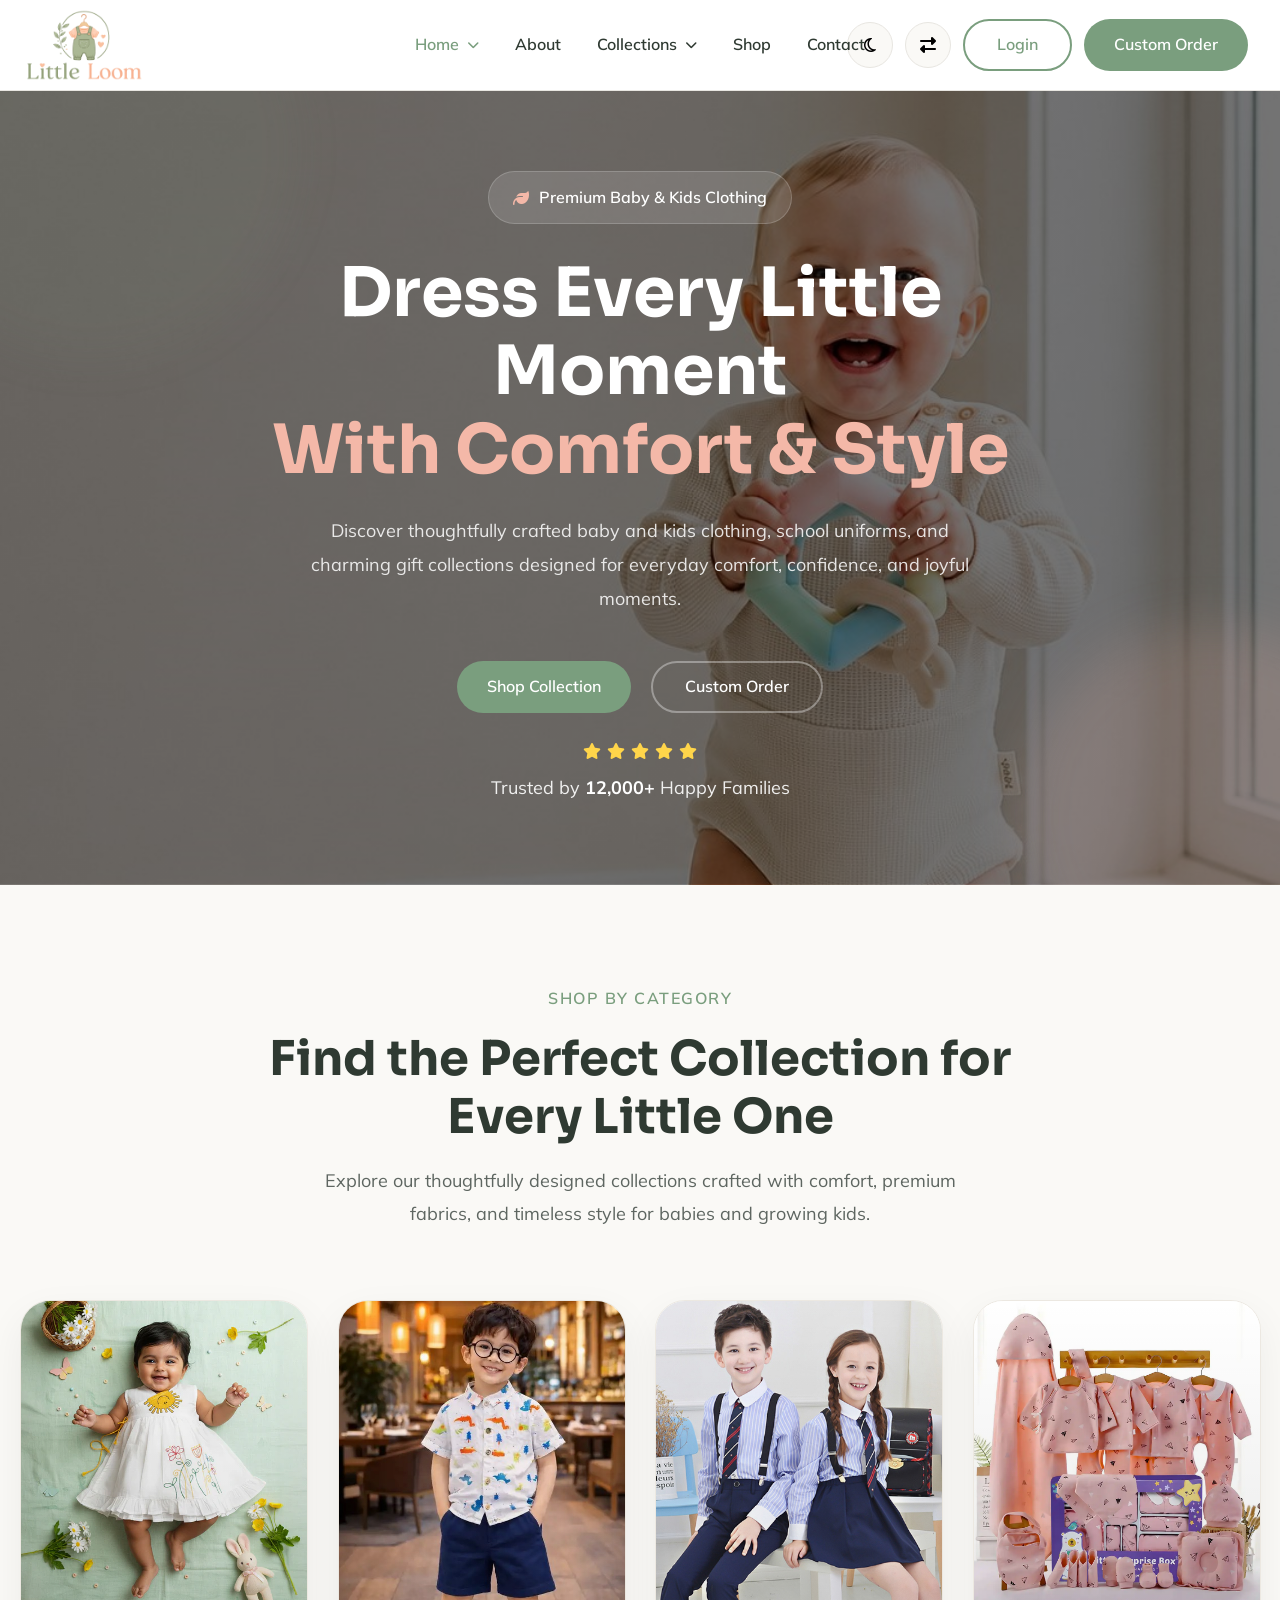
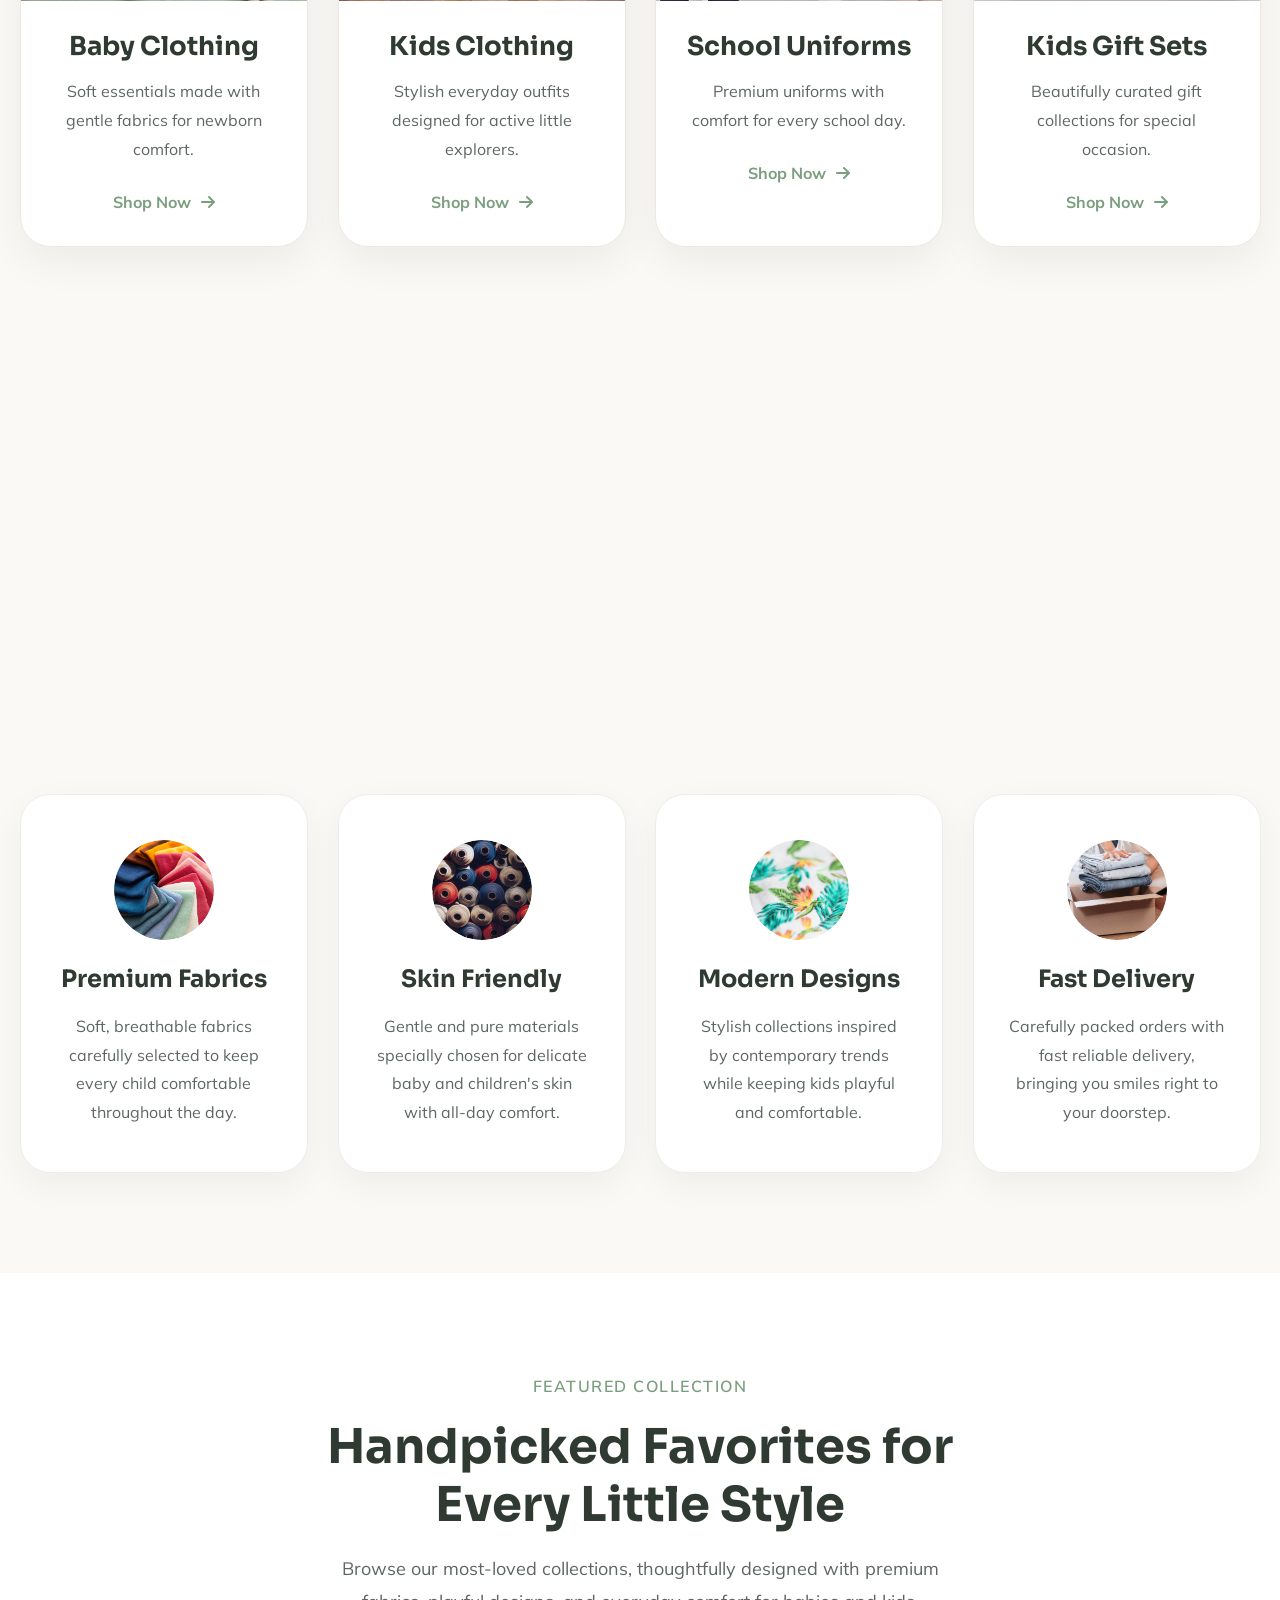
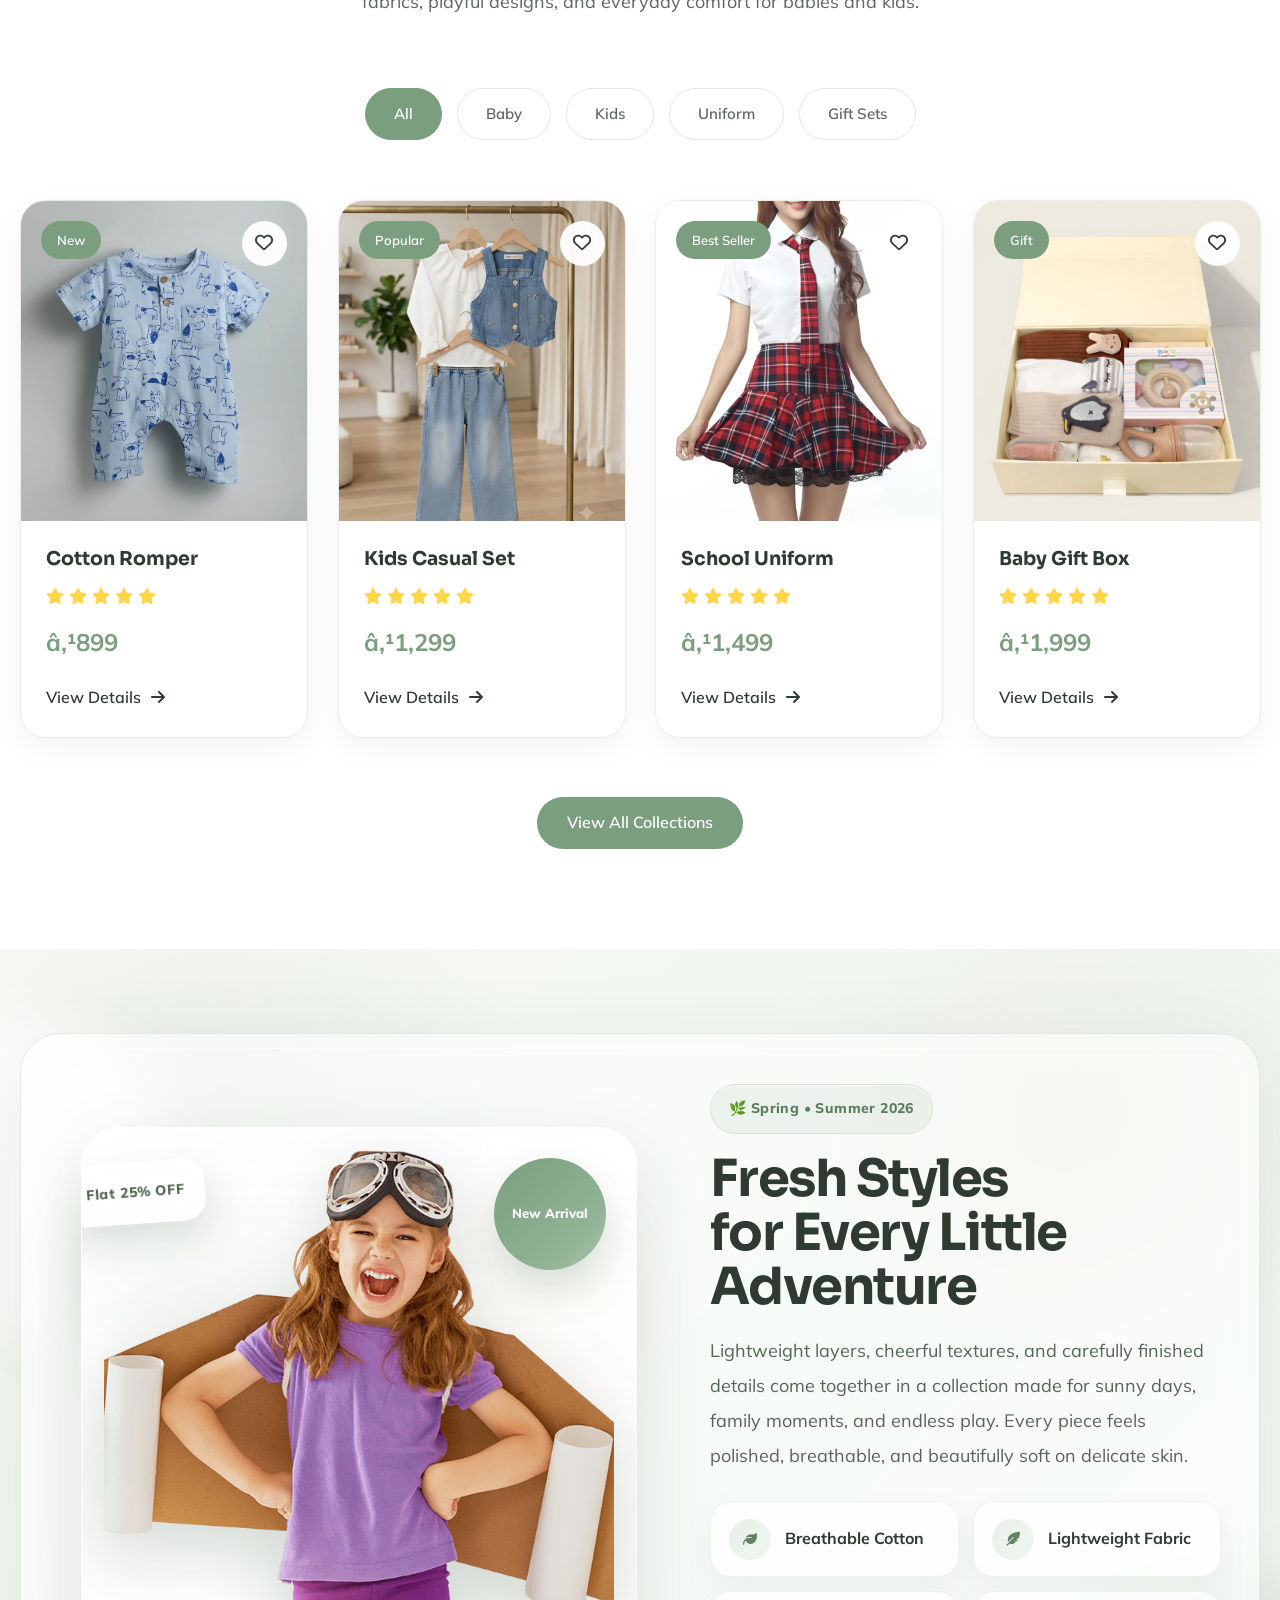
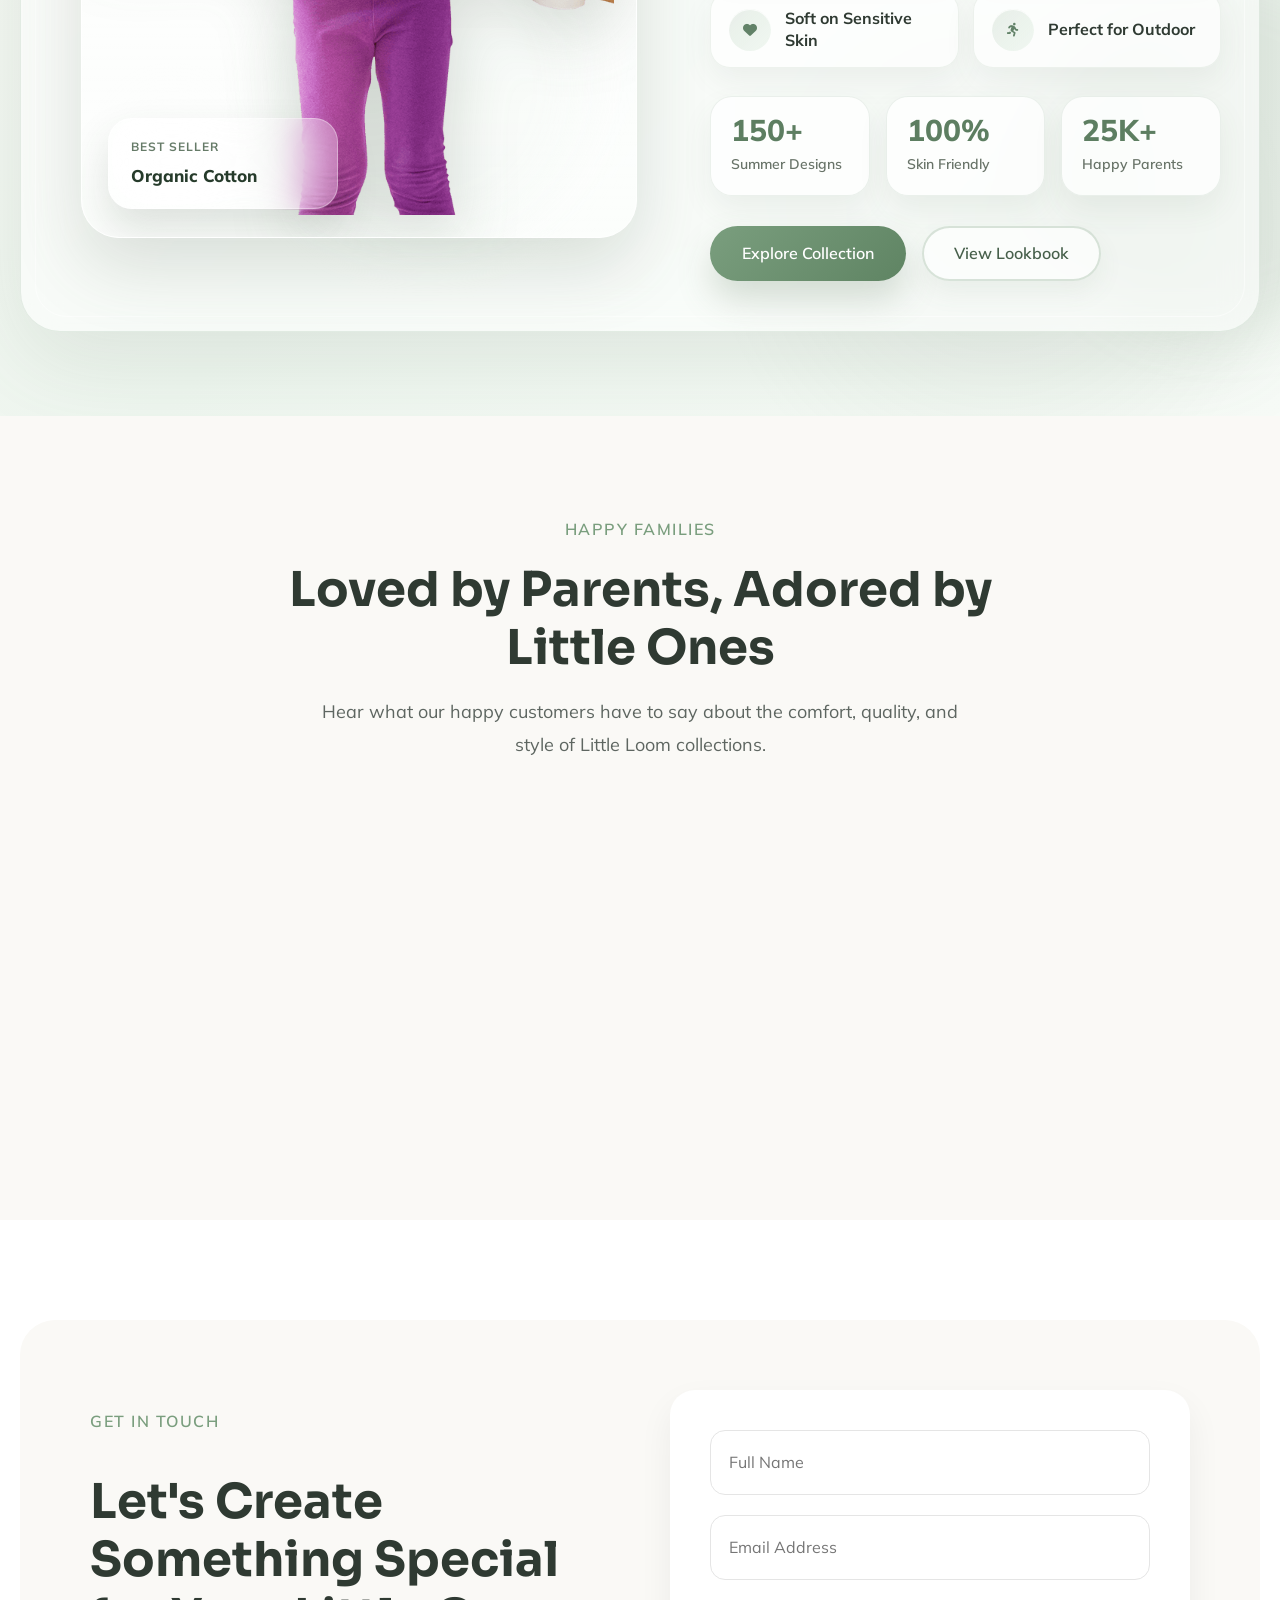
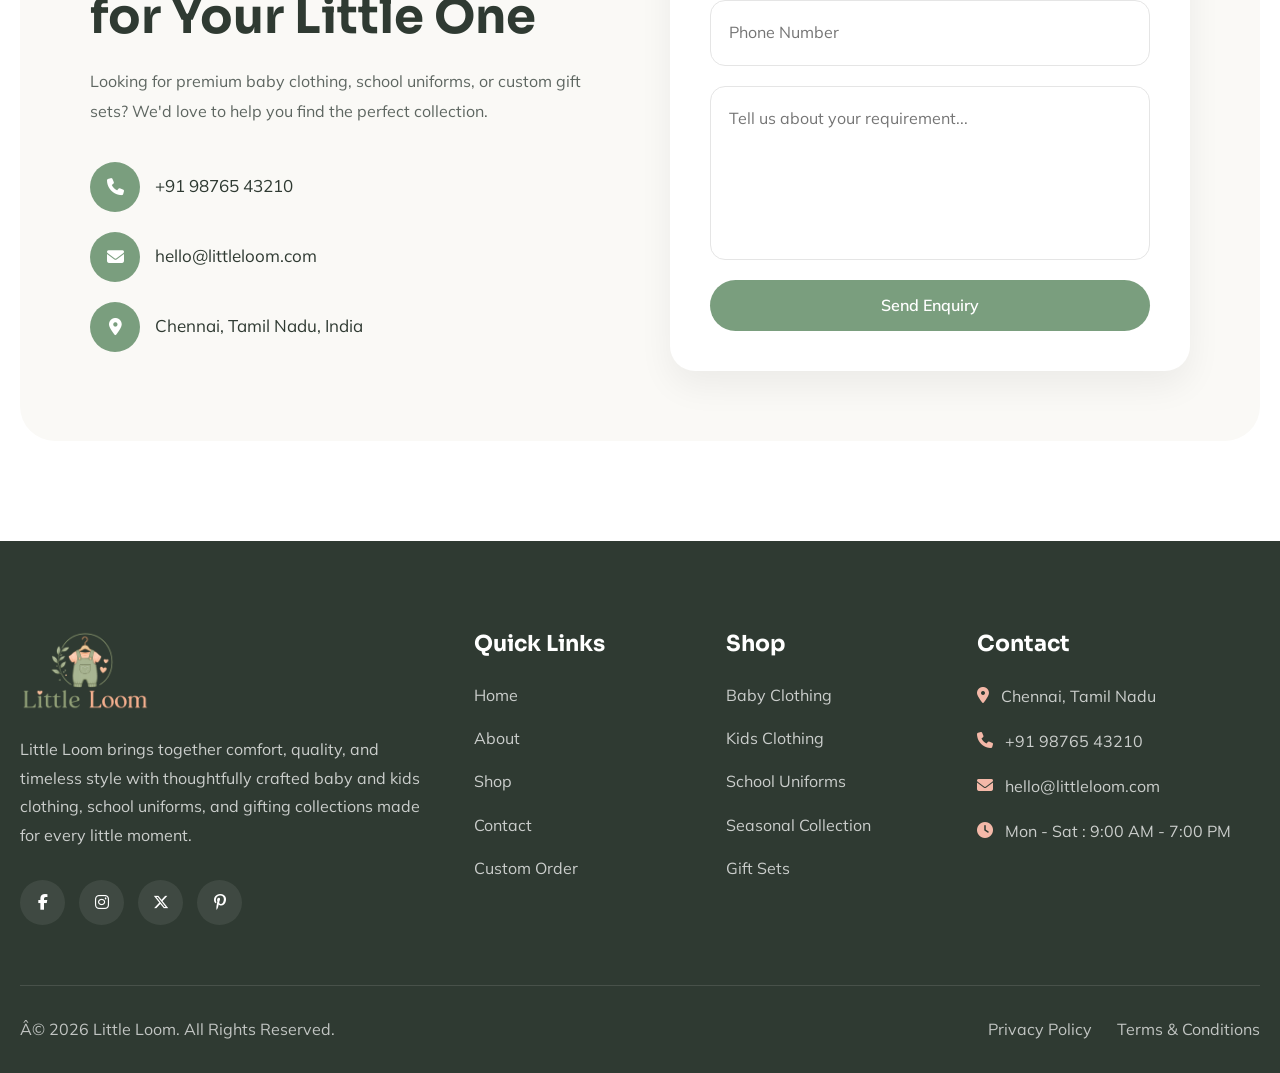
<file: index.html>
﻿<!DOCTYPE html>
<html lang="en" dir="ltr">

<head>

    <!-- Basic Meta -->
    <meta charset="UTF-8">
    <meta name="viewport" content="width=device-width, initial-scale=1.0">
    <meta name="description"
        content="Little Loom is a premium baby and kids clothing store offering stylish outfits, school uniforms, seasonal collections, gift sets, and custom order solutions with comfort and quality.">
    <meta name="keywords"
        content="Little Loom, Baby Clothing, Kids Fashion, School Uniforms, Gift Sets, Children's Clothing, Custom Orders">
    <meta name="author" content="Little Loom">

    <!-- Title -->
    <title>Little Loom</title>

    <!-- Favicon -->
    <link rel="icon" type="image/png" href="images/favicon.png">

    <!-- Google Fonts -->
    <link rel="preconnect" href="https://fonts.googleapis.com">
    <link rel="preconnect" href="https://fonts.gstatic.com" crossorigin>
    <link
        href="https://fonts.googleapis.com/css2?family=Mulish:wght@300;400;500;600;700;800&family=Sora:wght@400;500;600;700;800&display=swap"
        rel="stylesheet">

    <!-- Font Awesome -->
    <link rel="stylesheet" href="https://cdnjs.cloudflare.com/ajax/libs/font-awesome/6.7.2/css/all.min.css">

    <!-- CSS -->
    <link rel="stylesheet" href="css/style.css">

</head>

<body>

    <header class="header">

        <div class="container">

            <nav class="navbar">

                <!-- Logo -->

                <a href="index.html" class="logo">
                    <img src="images/logo.png" alt="Little Loom">
                </a>

                <button class="nav-toggle" type="button" aria-label="Toggle navigation" aria-expanded="false"
                    aria-controls="primaryNavigation">
                    <span></span>
                    <span></span>
                    <span></span>
                </button>

                <!-- Navigation -->

                <div class="nav-panel">

                    <button class="nav-close" type="button" aria-label="Close Menu">
                        <i class="fa-solid fa-xmark"></i>
                    </button>

                    <ul class="nav-menu" id="primaryNavigation">

                        <li class="dropdown">
                            <a href="index.html" class="nav-link dropdown-toggle" aria-haspopup="true"
                                aria-expanded="false">
                                Home
                                <i class="fa-solid fa-chevron-down"></i>
                            </a>

                            <ul class="dropdown-menu">
                                <li><a href="index.html">Home 1</a></li>
                                <li><a href="home-2.html">Home 2</a></li>
                            </ul>
                        </li>

                        <li>
                            <a href="about.html">About</a>
                        </li>

                        <li class="dropdown">

                            <button type="button" class="nav-link dropdown-toggle" aria-haspopup="true"
                                aria-expanded="false">
                                Collections
                                <i class="fa-solid fa-chevron-down"></i>
                            </button>

                            <ul class="dropdown-menu">
                                <li><a href="kids-wear.html">kids Wear</a></li>
                                <li><a href="school.html">School Uniforms</a></li>
                                <li><a href="season.html">Seasonal Collection</a></li>
                                <li><a href="size.html">Size Guide</a></li>
                            </ul>

                        </li>

                        <li>
                            <a href="shop.html">Shop</a>
                        </li>

                        <li>
                            <a href="contact.html">Contact</a>
                        </li>

                    </ul>

                    <!-- Right Side -->

                    <div class="nav-right">

                        <button class="theme-toggle">
                            <i class="fa-regular fa-moon"></i>
                        </button>

                        <button class="rtl-toggle">
                            <i class="fa-solid fa-globe"></i>
                        </button>

                        <a href="login.html" class="secondary-btn">
                            Login
                        </a>

                        <a href="custom-order.html" class="primary-btn">
                            Custom Order
                        </a>

                    </div>

                </div>

                <div class="nav-overlay" aria-hidden="true"></div>

            </nav>

        </div>

    </header>



    <!--=====================================
            Hero Start
======================================-->

    <section class="hero">

        <div class="container">

            <div class="hero-content">

                <span class="hero-home-badge">
                    <i class="fa-solid fa-leaf"></i>
                    Premium Baby & Kids Clothing
                </span>

                <h1>
                    Dress Every Little Moment
                    <span>With Comfort & Style</span>
                </h1>

                <p>
                    Discover thoughtfully crafted baby and kids clothing, school uniforms,
                    and charming gift collections designed for everyday comfort,
                    confidence, and joyful moments.
                </p>

                <div class="hero-btns">

                    <a href="#" class="primary-btn">
                        Shop Collection
                    </a>

                    <a href="#" class="secondary-btn">
                        Custom Order
                    </a>

                </div>

                <div class="hero-rating">

                    <div class="stars">

                        <i class="fa-solid fa-star"></i>
                        <i class="fa-solid fa-star"></i>
                        <i class="fa-solid fa-star"></i>
                        <i class="fa-solid fa-star"></i>
                        <i class="fa-solid fa-star"></i>

                    </div>

                    <p>
                        Trusted by <strong>12,000+</strong> Happy Families
                    </p>

                </div>

            </div>

        </div>

    </section>

    <!--=====================================
            Hero End
======================================-->


    <!--=====================================
        Shop Category Start
======================================-->

    <section class="category">

        <div class="container">

            <div class="section-title">

                <span class="section-subtitle">
                    Shop by Category
                </span>

                <h2>
                    Find the Perfect Collection for Every Little One
                </h2>

                <p>
                    Explore our thoughtfully designed collections crafted with comfort,
                    premium fabrics, and timeless style for babies and growing kids.
                </p>

            </div>

            <div class="category-wrapper">

                <!-- Card 1 -->

                <div class="category-card">

                    <div class="category-image">

                        <img src="images/category-1.jpg" alt="Baby Clothing">

                    </div>

                    <div class="category-content">

                        <h3>Baby Clothing</h3>

                        <p>
                            Soft essentials made with gentle fabrics for newborn comfort.
                        </p>

                        <a href="#">
                            Shop Now
                            <i class="fa-solid fa-arrow-right"></i>
                        </a>

                    </div>

                </div>

                <!-- Card 2 -->

                <div class="category-card">

                    <div class="category-image">

                        <img src="images/category-2.jpg" alt="Kids Clothing">

                    </div>

                    <div class="category-content">

                        <h3>Kids Clothing</h3>

                        <p>
                            Stylish everyday outfits designed for active little explorers.
                        </p>

                        <a href="#">
                            Shop Now
                            <i class="fa-solid fa-arrow-right"></i>
                        </a>

                    </div>

                </div>

                <!-- Card 3 -->

                <div class="category-card">

                    <div class="category-image">

                        <img src="images/category-3.jpg" alt="School Uniforms">

                    </div>

                    <div class="category-content">

                        <h3>School Uniforms</h3>

                        <p>
                            Premium uniforms with comfort for every school day.
                        </p>

                        <a href="#">
                            Shop Now
                            <i class="fa-solid fa-arrow-right"></i>
                        </a>

                    </div>

                </div>

                <!-- Card 4 -->

                <div class="category-card">

                    <div class="category-image">

                        <img src="images/category-4.jpg" alt="Gift Sets">

                    </div>

                    <div class="category-content">

                        <h3>Kids Gift Sets</h3>

                        <p>
                            Beautifully curated gift collections for special occasion.
                        </p>

                        <a href="#">
                            Shop Now
                            <i class="fa-solid fa-arrow-right"></i>
                        </a>

                    </div>

                </div>

            </div>

        </div>

    </section>

    <!--=====================================
        Shop Category End
======================================-->


    <!--=====================================
        Why Choose Us Start
======================================-->

    <section class="why-choose">

        <div class="container">

            <div class="section-title">

                <span class="section-subtitle">
                    Why Choose Little Loom
                </span>

                <h2>
                    Crafted With Love, Designed For Every Little Smile
                </h2>

                <p>
                    Every piece is thoughtfully designed using premium fabrics, timeless
                    styles, and exceptional craftsmanship to ensure comfort, confidence,
                    and happiness for every child.
                </p>

            </div>

            <div class="why-wrapper">

                <!-- Card 1 -->

                <div class="why-card">

                    <div class="why-icon">

                        <img src="images/feature-1.jpg" alt="Premium Fabric">

                    </div>

                    <h3>Premium Fabrics</h3>

                    <p>
                        Soft, breathable fabrics carefully selected to keep every child
                        comfortable throughout the day.
                    </p>

                </div>

                <!-- Card 2 -->

                <div class="why-card">

                    <div class="why-icon">

                        <img src="images/feature-2.jpg" alt="Skin Friendly">

                    </div>

                    <h3>Skin Friendly</h3>

                    <p>
                        Gentle and pure materials specially chosen for delicate baby and children's
                        skin with all-day comfort.
                    </p>

                </div>

                <!-- Card 3 -->

                <div class="why-card">

                    <div class="why-icon">

                        <img src="images/feature-3.jpg" alt="Modern Design">

                    </div>

                    <h3>Modern Designs</h3>

                    <p>
                        Stylish collections inspired by contemporary trends while keeping
                        kids playful and comfortable.
                    </p>

                </div>

                <!-- Card 4 -->

                <div class="why-card">

                    <div class="why-icon">

                        <img src="images/feature-4.jpg" alt="Fast Delivery">

                    </div>

                    <h3>Fast Delivery</h3>

                    <p>
                        Carefully packed orders with fast reliable delivery, bringing you smiles
                        right to your doorstep.
                    </p>

                </div>

            </div>

        </div>

    </section>

    <!--=====================================
        Why Choose Us End
======================================-->

    <!--=====================================
        Featured Collection Start
======================================-->

    <section class="featured-collection">

        <div class="container">

            <div class="section-title">

                <span class="section-subtitle">
                    Featured Collection
                </span>

                <h2>
                    Handpicked Favorites for Every Little Style
                </h2>

                <p>
                    Browse our most-loved collections, thoughtfully designed with premium fabrics,
                    playful designs, and everyday comfort for babies and kids.
                </p>

            </div>

            <!-- Filter Buttons -->

            <div class="featured-filter">

                <button class="active">All</button>
                <button>Baby</button>
                <button>Kids</button>
                <button>Uniform</button>
                <button>Gift Sets</button>

            </div>

            <!-- Product Grid -->

            <div class="featured-wrapper">

                <!-- Product 1 -->

                <div class="product-card">

                    <div class="featured-product-image">

                        <img src="images/product-1.jpg" alt="Organic Cotton Romper">

                        <span class="product-tag">New</span>

                        <button class="wishlist">
                            <i class="fa-regular fa-heart"></i>
                        </button>

                    </div>

                    <div class="featured-product-content">

                        <h3>Cotton Romper</h3>

                        <div class="featured-product-rating">
                            <i class="fa-solid fa-star"></i>
                            <i class="fa-solid fa-star"></i>
                            <i class="fa-solid fa-star"></i>
                            <i class="fa-solid fa-star"></i>
                            <i class="fa-solid fa-star"></i>
                        </div>

                        <div class="featured-product-price">â‚¹899</div>

                        <a href="#">View Details</a>

                    </div>

                </div>

                <!-- Product 2 -->

                <div class="product-card">

                    <div class="featured-product-image">

                        <img src="images/product-2.jpg" alt="Kids Casual Set">

                        <span class="product-tag">Popular</span>

                        <button class="wishlist">
                            <i class="fa-regular fa-heart"></i>
                        </button>

                    </div>

                    <div class="featured-product-content">

                        <h3>Kids Casual Set</h3>

                        <div class="featured-product-rating">
                            <i class="fa-solid fa-star"></i>
                            <i class="fa-solid fa-star"></i>
                            <i class="fa-solid fa-star"></i>
                            <i class="fa-solid fa-star"></i>
                            <i class="fa-solid fa-star"></i>
                        </div>

                        <div class="featured-product-price">â‚¹1,299</div>

                        <a href="#">View Details</a>

                    </div>

                </div>

                <!-- Product 3 -->

                <div class="product-card">

                    <div class="featured-product-image">

                        <img src="images/product-3.jpg" alt="School Uniform">

                        <span class="product-tag">Best Seller</span>

                        <button class="wishlist">
                            <i class="fa-regular fa-heart"></i>
                        </button>

                    </div>

                    <div class="featured-product-content">

                        <h3>School Uniform</h3>

                        <div class="featured-product-rating">
                            <i class="fa-solid fa-star"></i>
                            <i class="fa-solid fa-star"></i>
                            <i class="fa-solid fa-star"></i>
                            <i class="fa-solid fa-star"></i>
                            <i class="fa-solid fa-star"></i>
                        </div>

                        <div class="featured-product-price">â‚¹1,499</div>

                        <a href="#">View Details</a>

                    </div>

                </div>

                <!-- Product 4 -->

                <div class="product-card">

                    <div class="featured-product-image">

                        <img src="images/product-4.jpg" alt="Gift Box">

                        <span class="product-tag">Gift</span>

                        <button class="wishlist">
                            <i class="fa-regular fa-heart"></i>
                        </button>

                    </div>

                    <div class="featured-product-content">

                        <h3>Baby Gift Box</h3>

                        <div class="featured-product-rating">
                            <i class="fa-solid fa-star"></i>
                            <i class="fa-solid fa-star"></i>
                            <i class="fa-solid fa-star"></i>
                            <i class="fa-solid fa-star"></i>
                            <i class="fa-solid fa-star"></i>
                        </div>

                        <div class="featured-product-price">â‚¹1,999</div>

                        <a href="#">View Details</a>

                    </div>

                </div>

            </div>

            <div class="featured-btn">

                <a href="#" class="primary-btn">
                    View All Collections
                </a>

            </div>

        </div>

    </section>

    <!--=====================================
        Featured Collection End
======================================-->

    <!--=====================================
        Spring Summer Collection Start
======================================-->

    <section class="season-banner">

        <div class="container">

            <div class="season-showcase">

                <div class="season-showcase-media">

                    <span class="season-ambient season-ambient-one"></span>
                    <span class="season-ambient season-ambient-two"></span>
                    <span class="season-ambient season-ambient-three"></span>

                    <div class="season-image-shell">

                        <img src="images/cta-banner1.jpg" alt="Spring and Summer kids fashion collection">

                        <div class="season-discount-card">
                            Flat 25% OFF
                        </div>

                        <div class="season-arrival-badge">
                            New Arrival
                        </div>

                        <div class="season-glass-card">
                            <span>Best Seller</span>
                            <strong>Organic Cotton</strong>
                        </div>

                    </div>

                </div>

                <div class="season-showcase-content">

                    <span class="season-showcase-badge">
                        🌿 Spring • Summer 2026
                    </span>

                    <h2>
                        Fresh Styles for Every Little Adventure
                    </h2>

                    <p class="season-showcase-description">
                        Lightweight layers, cheerful textures, and carefully finished details come together in a
                        collection made for sunny days, family moments, and endless play. Every piece feels polished,
                        breathable, and beautifully soft on delicate skin.
                    </p>

                    <div class="season-features">

                        <div class="season-feature-item">
                            <span class="season-feature-icon">
                                <i class="fa-solid fa-leaf"></i>
                            </span>
                            <span>Breathable Cotton</span>
                        </div>

                        <div class="season-feature-item">
                            <span class="season-feature-icon">
                                <i class="fa-solid fa-feather-pointed"></i>
                            </span>
                            <span>Lightweight Fabric</span>
                        </div>

                        <div class="season-feature-item">
                            <span class="season-feature-icon">
                                <i class="fa-solid fa-heart"></i>
                            </span>
                            <span>Soft on Sensitive Skin</span>
                        </div>

                        <div class="season-feature-item">
                            <span class="season-feature-icon">
                                <i class="fa-solid fa-person-running"></i>
                            </span>
                            <span>Perfect for Outdoor</span>
                        </div>

                    </div>

                    <div class="season-stats">

                        <div class="season-stat-card">
                            <strong>150+</strong>
                            <span>Summer Designs</span>
                        </div>

                        <div class="season-stat-card">
                            <strong>100%</strong>
                            <span>Skin Friendly</span>
                        </div>

                        <div class="season-stat-card">
                            <strong>25K+</strong>
                            <span>Happy Parents</span>
                        </div>

                    </div>

                    <div class="season-actions">

                        <a href="shop.html" class="primary-btn">
                            Explore Collection
                        </a>

                        <a href="season.html" class="secondary-btn">
                            View Lookbook
                        </a>

                    </div>

                </div>

            </div>

        </div>

    </section>

    <!--=====================================
        Seasonal Banner End
======================================-->


    <!--=====================================
        Testimonials Start
======================================-->

    <section class="testimonial">

        <div class="container">

            <div class="section-title">

                <span class="section-subtitle">
                    Happy Families
                </span>

                <h2>
                    Loved by Parents, Adored by Little Ones
                </h2>

                <p>
                    Hear what our happy customers have to say about the comfort,
                    quality, and style of Little Loom collections.
                </p>

            </div>

            <div class="testimonial-wrapper">

                <!-- Card 1 -->

                <div class="testimonial-card">

                    <div class="testimonial-top">

                        <img src="images/client-1.jpg" alt="Client">

                        <div>

                            <h3>Priya Sharma</h3>

                            <span>Mother of 2</span>

                        </div>

                    </div>

                    <div class="stars">

                        <i class="fa-solid fa-star"></i>
                        <i class="fa-solid fa-star"></i>
                        <i class="fa-solid fa-star"></i>
                        <i class="fa-solid fa-star"></i>
                        <i class="fa-solid fa-star"></i>

                    </div>

                    <p>
                        The fabric quality is amazing and so soft for my baby. Every outfit
                        looks beautiful and stays comfortable all day.
                    </p>

                </div>

                <!-- Card 2 -->

                <div class="testimonial-card">

                    <div class="testimonial-top">

                        <img src="images/client-2.jpg" alt="Client">

                        <div>

                            <h3>Rahul Kumar</h3>

                            <span>Parent</span>

                        </div>

                    </div>

                    <div class="stars">

                        <i class="fa-solid fa-star"></i>
                        <i class="fa-solid fa-star"></i>
                        <i class="fa-solid fa-star"></i>
                        <i class="fa-solid fa-star"></i>
                        <i class="fa-solid fa-star"></i>

                    </div>

                    <p>
                        We ordered school uniforms and the stitching, fitting, and quality from little loom that
                        exceeded our expectations.
                    </p>

                </div>

                <!-- Card 3 -->

                <div class="testimonial-card">

                    <div class="testimonial-top">

                        <img src="images/client-3.jpg" alt="Client">

                        <div>

                            <h3>Ananya Patel</h3>

                            <span>Happy Customer</span>

                        </div>

                    </div>

                    <div class="stars">

                        <i class="fa-solid fa-star"></i>
                        <i class="fa-solid fa-star"></i>
                        <i class="fa-solid fa-star"></i>
                        <i class="fa-solid fa-star"></i>
                        <i class="fa-solid fa-star"></i>

                    </div>

                    <p>
                        The gift sets were beautifully packed and made the perfect present.
                        Highly recommended for premium kidswear.
                    </p>

                </div>

            </div>

        </div>

    </section>

    <!--=====================================
        Testimonials End
======================================-->


    <!--=====================================
        Contact CTA Start
======================================-->

    <section class="contact-cta">

        <div class="container">

            <div class="contact-wrapper">

                <!-- Left -->

                <div class="contact-content">

                    <span class="section-subtitle">
                        Get In Touch
                    </span>

                    <h2>
                        Let's Create Something Special for Your Little One
                    </h2>

                    <p>
                        Looking for premium baby clothing, school uniforms, or custom gift
                        sets? We'd love to help you find the perfect collection.
                    </p>

                    <ul class="contact-list">

                        <li>
                            <i class="fa-solid fa-phone"></i>
                            +91 98765 43210
                        </li>

                        <li>
                            <i class="fa-solid fa-envelope"></i>
                            hello@littleloom.com
                        </li>

                        <li>
                            <i class="fa-solid fa-location-dot"></i>
                            Chennai, Tamil Nadu, India
                        </li>

                    </ul>

                </div>

                <!-- Right -->

                <div class="contact-form">

                    <form action="#">

                        <input type="text" placeholder="Full Name" required>

                        <input type="email" placeholder="Email Address" required>

                        <input type="tel" placeholder="Phone Number" required>

                        <textarea rows="5" placeholder="Tell us about your requirement..." required></textarea>

                        <button type="submit" class="primary-btn">

                            Send Enquiry

                        </button>

                    </form>

                </div>

            </div>

        </div>

    </section>

    <!--=====================================
        Contact CTA End
======================================-->

    <!--=====================================
            Footer Start
======================================-->

    <footer class="footer">

        <div class="container">

            <div class="footer-wrapper">

                <!-- Footer Logo -->

                <div class="footer-column">

                    <a href="index.html" class="footer-logo">
                        <img src="images/logo.png" alt="Little Loom">
                    </a>

                    <p>
                        Little Loom brings together comfort, quality, and timeless style with thoughtfully crafted baby
                        and kids clothing, school uniforms, and gifting collections made for every little moment.
                    </p>

                    <div class="footer-social">

                        <a href="#"><i class="fa-brands fa-facebook-f"></i></a>

                        <a href="#"><i class="fa-brands fa-instagram"></i></a>

                        <a href="#"><i class="fa-brands fa-x-twitter"></i></a>

                        <a href="#"><i class="fa-brands fa-pinterest-p"></i></a>

                    </div>

                </div>

                <!-- Quick Links -->

                <div class="footer-column">

                    <h4>Quick Links</h4>

                    <ul>

                        <li><a href="#">Home</a></li>

                        <li><a href="#">About</a></li>

                        <li><a href="#">Shop</a></li>

                        <li><a href="#">Contact</a></li>

                        <li><a href="#">Custom Order</a></li>

                    </ul>

                </div>

                <!-- Shop -->

                <div class="footer-column">

                    <h4>Shop</h4>

                    <ul>

                        <li><a href="#">Baby Clothing</a></li>

                        <li><a href="#">Kids Clothing</a></li>

                        <li><a href="#">School Uniforms</a></li>

                        <li><a href="#">Seasonal Collection</a></li>

                        <li><a href="#">Gift Sets</a></li>

                    </ul>

                </div>

                <!-- Contact -->

                <div class="footer-column">

                    <h4>Contact</h4>

                    <ul class="footer-contact">

                        <li>
                            <i class="fa-solid fa-location-dot"></i>
                            Chennai, Tamil Nadu
                        </li>

                        <li>
                            <i class="fa-solid fa-phone"></i>
                            +91 98765 43210
                        </li>

                        <li>
                            <i class="fa-solid fa-envelope"></i>
                            hello@littleloom.com
                        </li>

                        <li>
                            <i class="fa-solid fa-clock"></i>
                            Mon - Sat : 9:00 AM - 7:00 PM
                        </li>

                    </ul>

                </div>

            </div>

            <div class="footer-bottom">

                <p>
                    Â© 2026 Little Loom. All Rights Reserved.
                </p>

                <div class="footer-links">

                    <a href="#">Privacy Policy</a>

                    <a href="#">Terms & Conditions</a>

                </div>

            </div>

        </div>

    </footer>

    <!--=====================================
            Footer End
======================================-->

    <!--=====================================
        Scroll To Top Start
======================================-->

    <button class="scroll-top-btn">

        <i class="fa-solid fa-arrow-up"></i>

    </button>

    <!--=====================================
        Scroll To Top End
======================================-->


    <script src="js/main.js"></script>
</body>

</html>
</file>
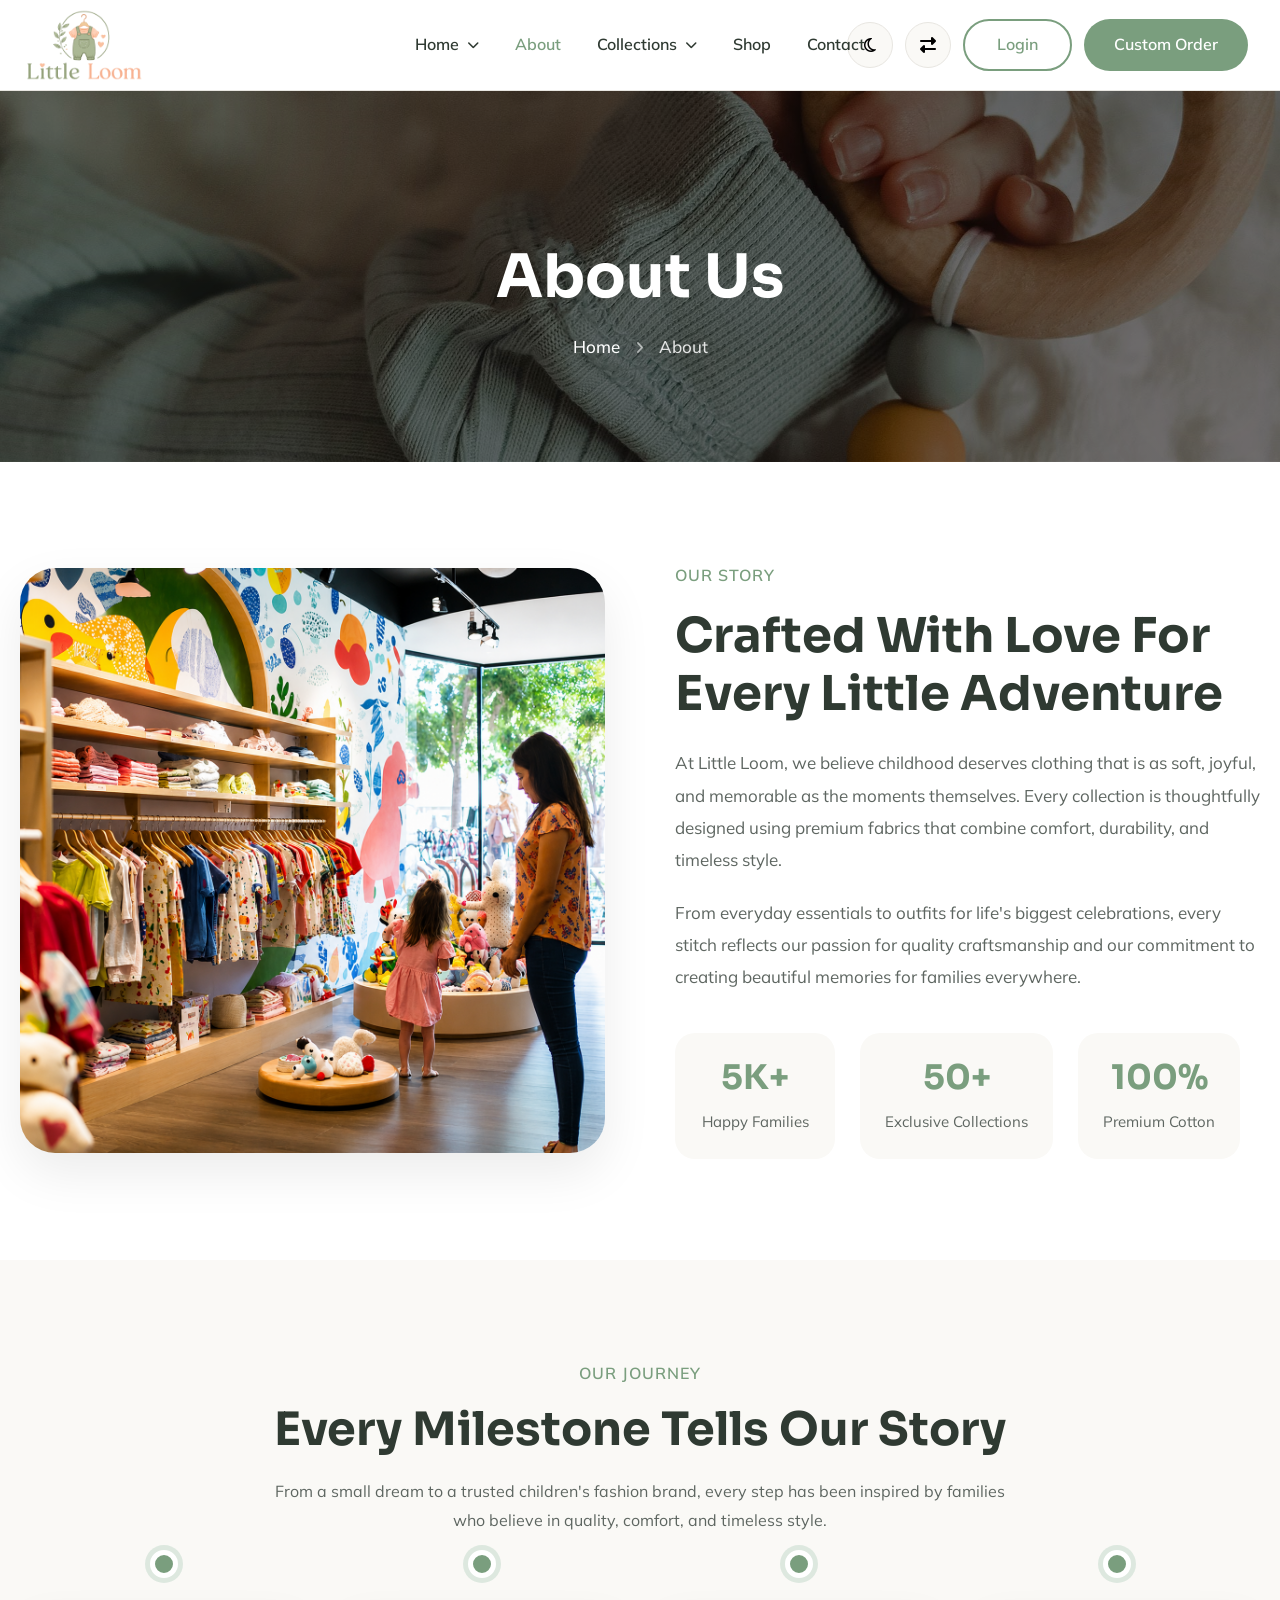
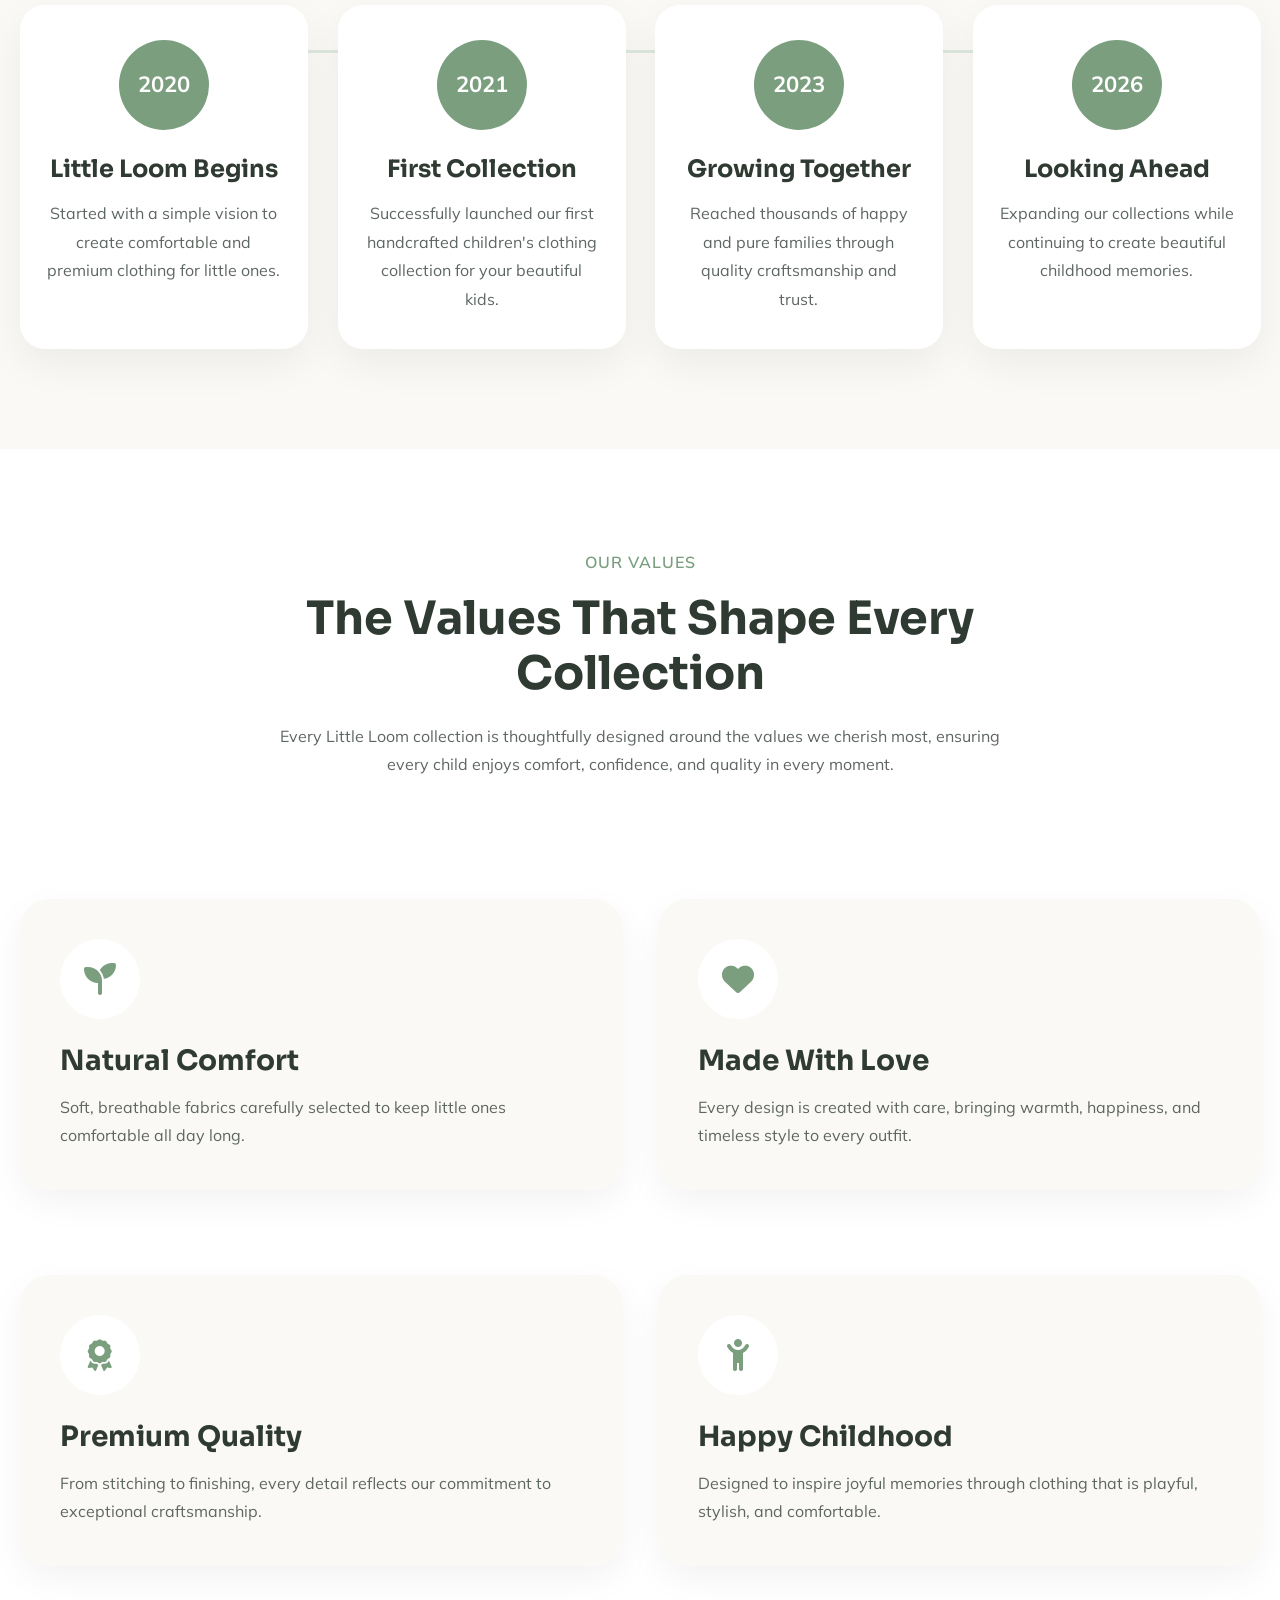
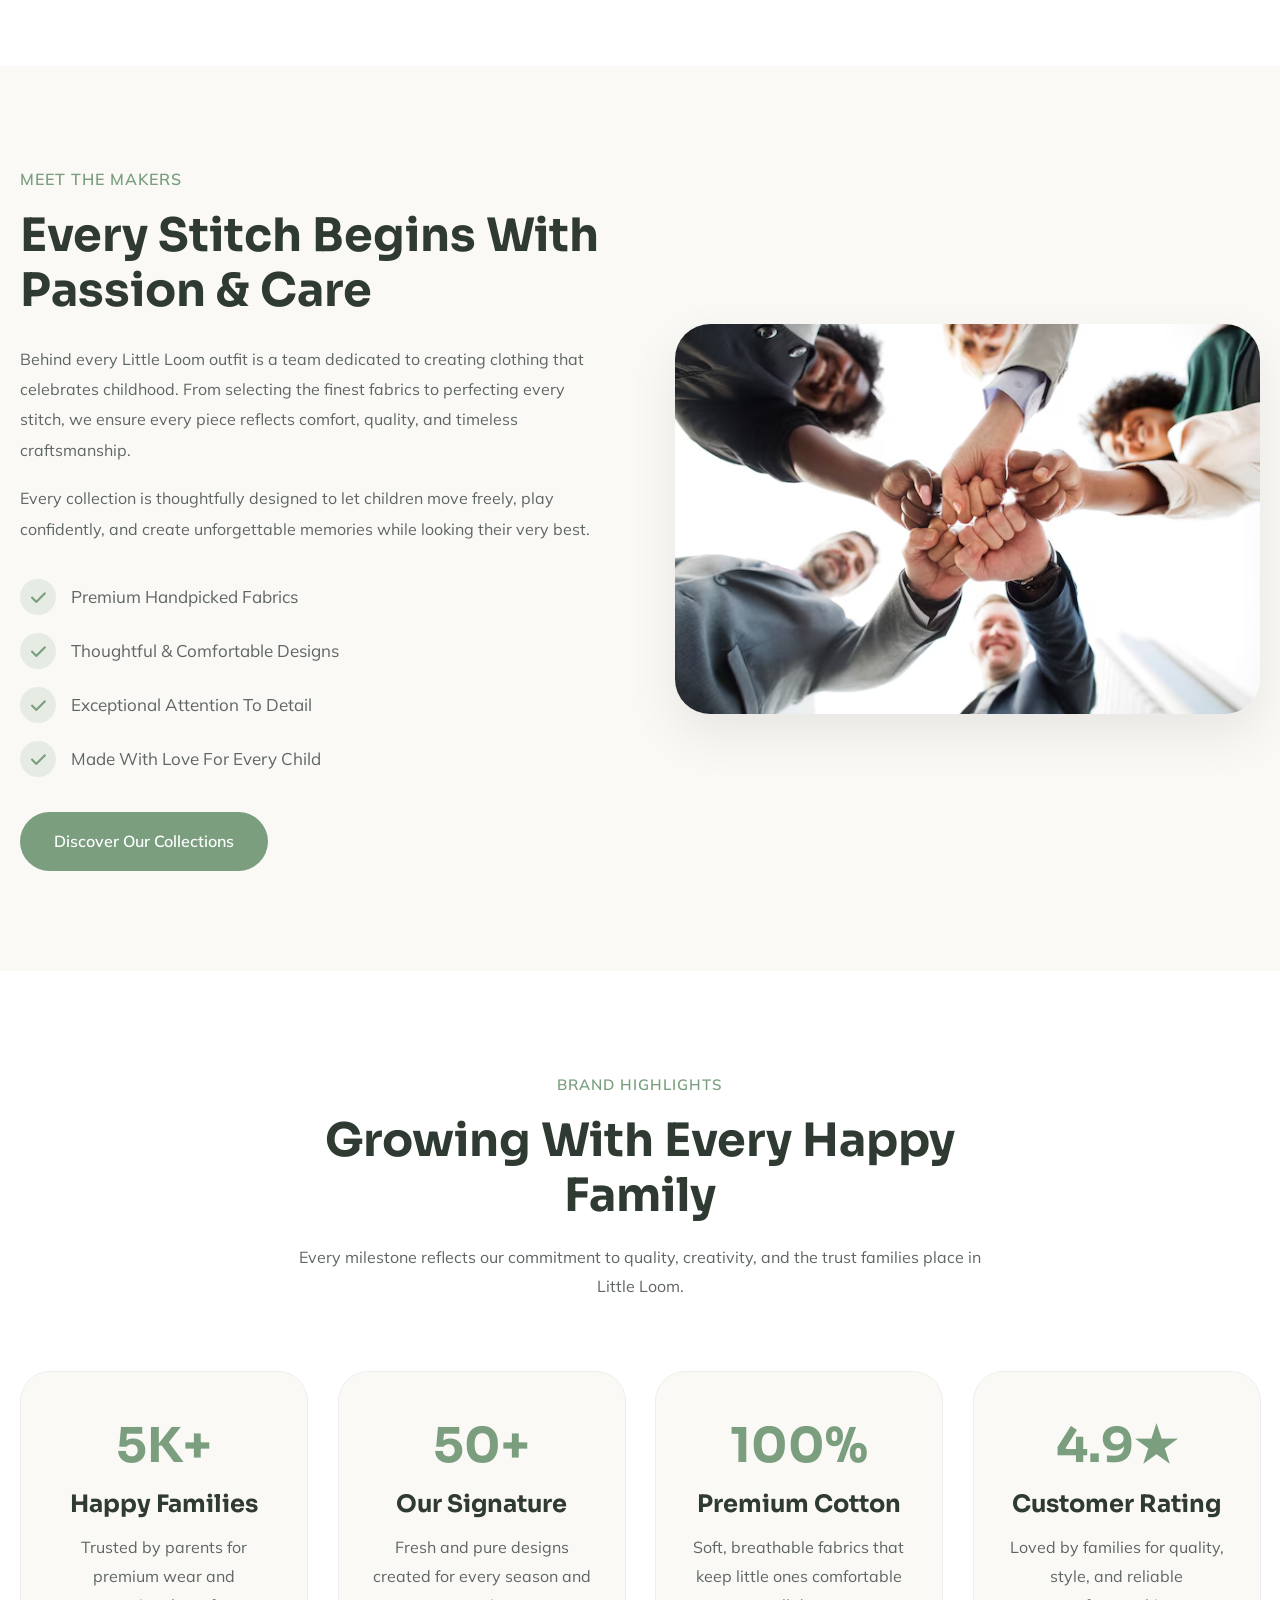
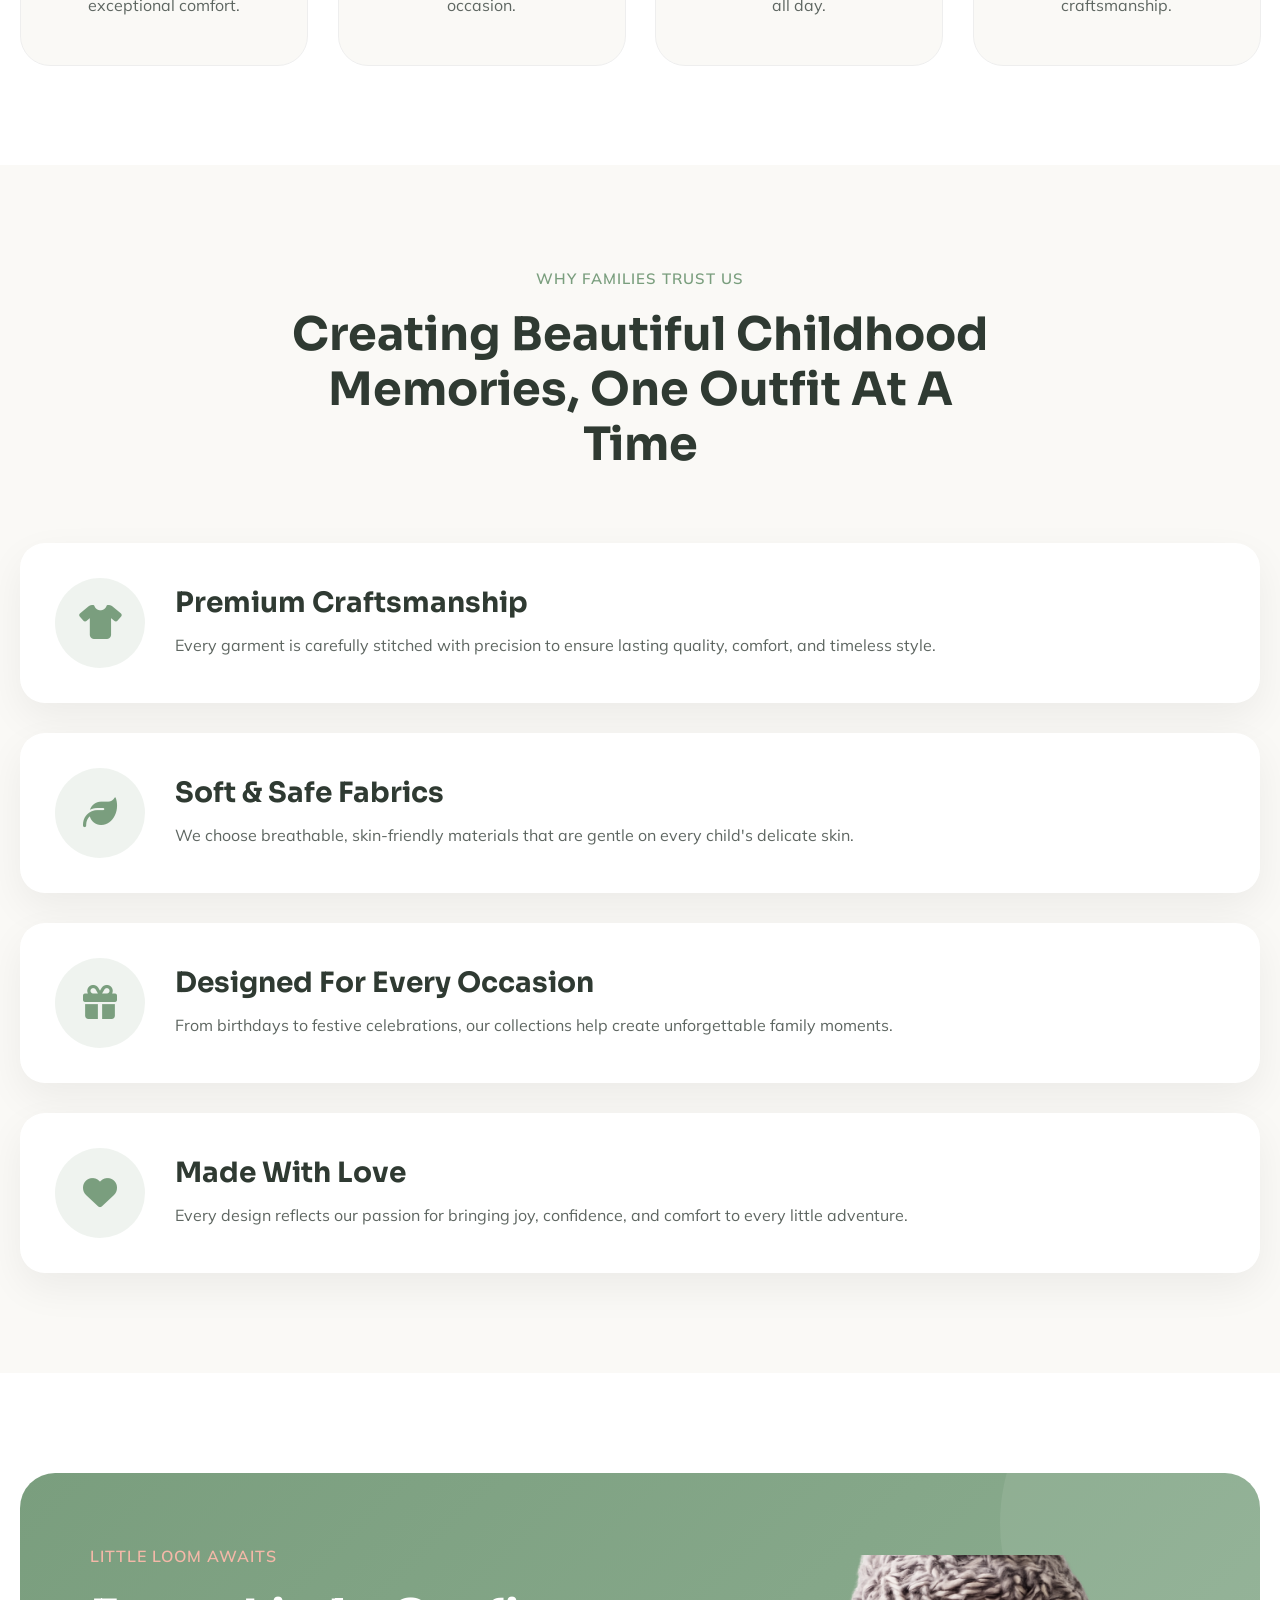
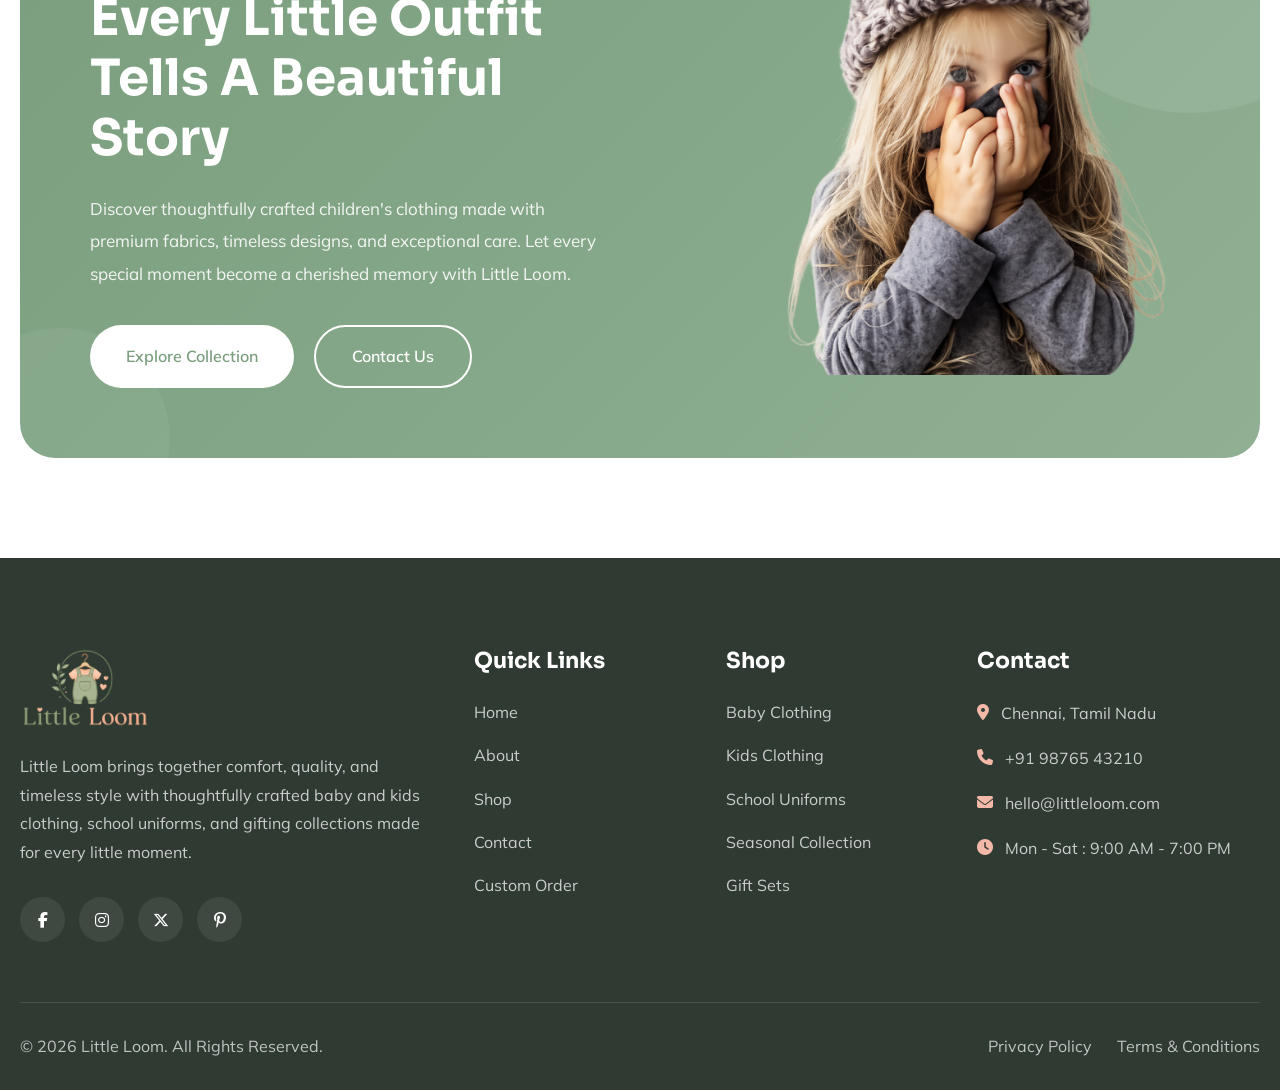
<file: about.html>
<!DOCTYPE html>
<html lang="en" dir="ltr">

<head>

    <!-- Basic Meta -->
    <meta charset="UTF-8">
    <meta name="viewport" content="width=device-width, initial-scale=1.0">
    <meta name="description"
        content="Little Loom is a premium baby and kids clothing store offering stylish outfits, school uniforms, seasonal collections, gift sets, and custom order solutions with comfort and quality.">
    <meta name="keywords"
        content="Little Loom, Baby Clothing, Kids Fashion, School Uniforms, Gift Sets, Children's Clothing, Custom Orders">
    <meta name="author" content="Little Loom">

    <!-- Title -->
    <title>Little Loom</title>

    <!-- Favicon -->
    <link rel="icon" type="image/png" href="images/favicon.png">

    <!-- Google Fonts -->
    <link rel="preconnect" href="https://fonts.googleapis.com">
    <link rel="preconnect" href="https://fonts.gstatic.com" crossorigin>
    <link
        href="https://fonts.googleapis.com/css2?family=Mulish:wght@300;400;500;600;700;800&family=Sora:wght@400;500;600;700;800&display=swap"
        rel="stylesheet">

    <!-- Font Awesome -->
    <link rel="stylesheet" href="https://cdnjs.cloudflare.com/ajax/libs/font-awesome/6.7.2/css/all.min.css">

    <!-- CSS -->
    <link rel="stylesheet" href="css/style.css">

</head>

<body>

    <header class="header">

        <div class="container">

            <nav class="navbar">

                <!-- Logo -->

                <a href="index.html" class="logo">
                    <img src="images/logo.png" alt="Little Loom">
                </a>

                <button class="nav-toggle" type="button" aria-label="Toggle navigation" aria-expanded="false"
                    aria-controls="primaryNavigation">
                    <span></span>
                    <span></span>
                    <span></span>
                </button>

                <!-- Navigation -->

                <div class="nav-panel">

                    <button class="nav-close" type="button" aria-label="Close Menu">
                        <i class="fa-solid fa-xmark"></i>
                    </button>


                    <ul class="nav-menu" id="primaryNavigation">

                        <li class="dropdown">
                            <a href="index.html" class="nav-link dropdown-toggle" aria-haspopup="true"
                                aria-expanded="false">
                                Home
                                <i class="fa-solid fa-chevron-down"></i>
                            </a>

                            <ul class="dropdown-menu">
                                <li><a href="index.html">Home 1</a></li>
                                <li><a href="home-2.html">Home 2</a></li>
                            </ul>
                        </li>

                        <li>
                            <a href="about.html">About</a>
                        </li>

                        <li class="dropdown">

                            <button type="button" class="nav-link dropdown-toggle" aria-haspopup="true"
                                aria-expanded="false">
                                Collections
                                <i class="fa-solid fa-chevron-down"></i>
                            </button>

                            <ul class="dropdown-menu">
                                <li><a href="kids-wear.html">kids Wear</a></li>
                                <li><a href="school.html">School Uniforms</a></li>
                                <li><a href="season.html">Seasonal Collection</a></li>
                                <li><a href="size.html">Size Guide</a></li>
                            </ul>

                        </li>

                        <li>
                            <a href="shop.html">Shop</a>
                        </li>

                        <li>
                            <a href="contact.html">Contact</a>
                        </li>

                    </ul>

                    <!-- Right Side -->

                    <div class="nav-right">

                        <button class="theme-toggle">
                            <i class="fa-regular fa-moon"></i>
                        </button>

                        <button class="rtl-toggle">
                            <i class="fa-solid fa-globe"></i>
                        </button>

                        <a href="login.html" class="secondary-btn">
                            Login
                        </a>

                        <a href="custom-order.html" class="primary-btn">
                            Custom Order
                        </a>

                    </div>

                </div>

                <div class="nav-overlay" aria-hidden="true"></div>

            </nav>

        </div>

    </header>




    <!--=====================================
        Inner Banner Start
======================================-->

    <section class="page-banner about-banner">

        <div class="container">

            <div class="page-banner-content">

                <h1>About Us</h1>

                <ul>

                    <li>
                        <a href="index.html">Home</a>
                    </li>

                    <li>
                        <i class="fa-solid fa-angle-right"></i>
                    </li>

                    <li>About</li>

                </ul>

            </div>

        </div>

    </section>

    <!--=====================================
        Inner Banner End
======================================-->


    <!--=====================================
        About Our Story Section Start
======================================-->

    <section class="about-story-section">

        <div class="container">

            <div class="about-story-wrapper">

                <div class="about-story-image">

                    <img src="images/about-story.jpg" alt="Little Loom Story">

                </div>

                <div class="about-story-content">

                    <span class="about-story-subtitle">
                        Our Story
                    </span>

                    <h2 class="about-story-title">
                        Crafted With Love For Every Little Adventure
                    </h2>

                    <p class="about-story-description">
                        At Little Loom, we believe childhood deserves clothing that is as soft,
                        joyful, and memorable as the moments themselves. Every collection is
                        thoughtfully designed using premium fabrics that combine comfort,
                        durability, and timeless style.
                    </p>

                    <p class="about-story-description">
                        From everyday essentials to outfits for life's biggest celebrations,
                        every stitch reflects our passion for quality craftsmanship and our
                        commitment to creating beautiful memories for families everywhere.
                    </p>

                    <div class="about-story-counter-area">

                        <div class="about-story-counter-box">

                            <h3>5K+</h3>

                            <p>Happy Families</p>

                        </div>

                        <div class="about-story-counter-box">

                            <h3>50+</h3>

                            <p>Exclusive Collections</p>

                        </div>

                        <div class="about-story-counter-box">

                            <h3>100%</h3>

                            <p>Premium Cotton</p>

                        </div>

                    </div>

                </div>

            </div>

        </div>

    </section>

    <!--=====================================
        About Our Story Section End
======================================-->

    <!--=====================================
        About Journey Section Start
======================================-->

    <section class="about-journey-section">

        <div class="container">

            <div class="about-journey-heading">

                <span class="about-journey-subtitle">
                    Our Journey
                </span>

                <h2 class="about-journey-title">
                    Every Milestone Tells Our Story
                </h2>

                <p class="about-journey-text">
                    From a small dream to a trusted children's fashion brand, every step has been inspired by families
                    who believe in quality, comfort, and timeless style.
                </p>

            </div>

            <div class="about-journey-timeline">

                <div class="about-journey-progress"></div>

                <div class="about-journey-card">

                    <div class="about-journey-year">
                        2020
                    </div>

                    <h3>Little Loom Begins</h3>

                    <p>
                        Started with a simple vision to create comfortable and premium clothing for little ones.
                    </p>

                </div>

                <div class="about-journey-card">

                    <div class="about-journey-year">
                        2021
                    </div>

                    <h3>First Collection</h3>

                    <p>
                        Successfully launched our first handcrafted children's clothing collection for your beautiful
                        kids.
                    </p>

                </div>

                <div class="about-journey-card">

                    <div class="about-journey-year">
                        2023
                    </div>

                    <h3>Growing Together</h3>

                    <p>
                        Reached thousands of happy and pure families through quality craftsmanship and trust.
                    </p>

                </div>

                <div class="about-journey-card">

                    <div class="about-journey-year">
                        2026
                    </div>

                    <h3>Looking Ahead</h3>

                    <p>
                        Expanding our collections while continuing to create beautiful childhood memories.
                    </p>

                </div>

            </div>

        </div>

    </section>

    <!--=====================================
        About Journey Section End
======================================-->

    <!--=====================================
        About Values Section Start
======================================-->

    <section class="about-values-section">

        <div class="container">

            <div class="about-values-header">

                <span class="about-values-subtitle">
                    Our Values
                </span>

                <h2 class="about-values-title">
                    The Values That Shape Every Collection
                </h2>

                <p class="about-values-description">
                    Every Little Loom collection is thoughtfully designed around the values we cherish most, ensuring
                    every child enjoys comfort, confidence, and quality in every moment.
                </p>

            </div>

            <div class="about-values-grid">

                <div class="about-values-item about-values-item-offset">

                    <div class="about-values-icon">
                        <i class="fa-solid fa-seedling"></i>
                    </div>

                    <h3>Natural Comfort</h3>

                    <p>
                        Soft, breathable fabrics carefully selected to keep little ones comfortable all day long.
                    </p>

                </div>

                <div class="about-values-item about-values-item-offset">

                    <div class="about-values-icon">
                        <i class="fa-solid fa-heart"></i>
                    </div>

                    <h3>Made With Love</h3>

                    <p>
                        Every design is created with care, bringing warmth, happiness, and timeless style to every
                        outfit.
                    </p>

                </div>

                <div class="about-values-item about-values-item-offset">

                    <div class="about-values-icon">
                        <i class="fa-solid fa-award"></i>
                    </div>

                    <h3>Premium Quality</h3>

                    <p>
                        From stitching to finishing, every detail reflects our commitment to exceptional craftsmanship.
                    </p>

                </div>

                <div class="about-values-item about-values-item-offset">

                    <div class="about-values-icon">
                        <i class="fa-solid fa-child-reaching"></i>
                    </div>

                    <h3>Happy Childhood</h3>

                    <p>
                        Designed to inspire joyful memories through clothing that is playful, stylish, and comfortable.
                    </p>

                </div>

            </div>

        </div>

    </section>

    <!--=====================================
        About Values Section End
======================================-->

    <!--=====================================
        About Makers Section Start
======================================-->

    <section class="about-makers-section">

        <div class="container">

            <div class="about-makers-wrapper">

                <div class="about-makers-content">

                    <span class="about-makers-subtitle">
                        Meet The Makers
                    </span>

                    <h2 class="about-makers-title">
                        Every Stitch Begins With Passion & Care
                    </h2>

                    <p class="about-makers-text">
                        Behind every Little Loom outfit is a team dedicated to creating clothing that celebrates
                        childhood. From selecting the finest fabrics to perfecting every stitch, we ensure every piece
                        reflects comfort, quality, and timeless craftsmanship.
                    </p>

                    <p class="about-makers-text">
                        Every collection is thoughtfully designed to let children move freely, play confidently, and
                        create unforgettable memories while looking their very best.
                    </p>

                    <ul class="about-makers-list">

                        <li>
                            <i class="fa-solid fa-check"></i>
                            Premium Handpicked Fabrics
                        </li>

                        <li>
                            <i class="fa-solid fa-check"></i>
                            Thoughtful & Comfortable Designs
                        </li>

                        <li>
                            <i class="fa-solid fa-check"></i>
                            Exceptional Attention To Detail
                        </li>

                        <li>
                            <i class="fa-solid fa-check"></i>
                            Made With Love For Every Child
                        </li>

                    </ul>

                    <a href="contact.html" class="about-makers-button">
                        Discover Our Collections
                    </a>

                </div>

                <div class="about-makers-image">

                    <img src="images/about-makers.jpg" alt="Meet The Makers">

                </div>

            </div>

        </div>

    </section>

    <!--=====================================
        About Makers Section End
======================================-->

    <!--=====================================
        About Highlights Section Start
======================================-->

    <section class="about-highlights-section">

        <div class="container">

            <div class="about-highlights-header">

                <span class="about-highlights-subtitle">
                    Brand Highlights
                </span>

                <h2 class="about-highlights-title">
                    Growing With Every Happy Family
                </h2>

                <p class="about-highlights-description">
                    Every milestone reflects our commitment to quality, creativity, and the trust families place in
                    Little Loom.
                </p>

            </div>

            <div class="about-highlights-wrapper">

                <div class="about-highlights-card">

                    <h3>5K+</h3>

                    <h4>Happy Families</h4>

                    <p>Trusted by parents for premium wear and exceptional comfort.</p>

                </div>

                <div class="about-highlights-card">

                    <h3>50+</h3>

                    <h4>Our Signature</h4>

                    <p>Fresh and pure designs created for every season and occasion.</p>

                </div>

                <div class="about-highlights-card">

                    <h3>100%</h3>

                    <h4>Premium Cotton</h4>

                    <p>Soft, breathable fabrics that keep little ones comfortable all day.</p>

                </div>

                <div class="about-highlights-card">

                    <h3>4.9★</h3>

                    <h4>Customer Rating</h4>

                    <p>Loved by families for quality, style, and reliable craftsmanship.</p>

                </div>

            </div>

        </div>

    </section>

    <!--=====================================
        About Highlights Section End
======================================-->

    <!--=====================================
        About Trust Section Start
======================================-->

    <section class="about-trust-section">

        <div class="container">

            <div class="about-trust-header">

                <span class="about-trust-subtitle">
                    Why Families Trust Us
                </span>

                <h2 class="about-trust-title">
                    Creating Beautiful Childhood Memories, One Outfit At A Time
                </h2>

            </div>

            <div class="about-trust-wrapper">

                <!-- Item 1 -->

                <div class="about-trust-item">

                    <div class="about-trust-icon">
                        <i class="fa-solid fa-shirt"></i>
                    </div>

                    <div class="about-trust-content">

                        <h3>Premium Craftsmanship</h3>

                        <p>
                            Every garment is carefully stitched with precision to ensure lasting quality, comfort, and
                            timeless style.
                        </p>

                    </div>

                </div>

                <!-- Item 2 -->

                <div class="about-trust-item">

                    <div class="about-trust-icon">
                        <i class="fa-solid fa-leaf"></i>
                    </div>

                    <div class="about-trust-content">

                        <h3>Soft & Safe Fabrics</h3>

                        <p>
                            We choose breathable, skin-friendly materials that are gentle on every child's delicate
                            skin.
                        </p>

                    </div>

                </div>

                <!-- Item 3 -->

                <div class="about-trust-item">

                    <div class="about-trust-icon">
                        <i class="fa-solid fa-gift"></i>
                    </div>

                    <div class="about-trust-content">

                        <h3>Designed For Every Occasion</h3>

                        <p>
                            From birthdays to festive celebrations, our collections help create unforgettable family
                            moments.
                        </p>

                    </div>

                </div>

                <!-- Item 4 -->

                <div class="about-trust-item">

                    <div class="about-trust-icon">
                        <i class="fa-solid fa-heart"></i>
                    </div>

                    <div class="about-trust-content">

                        <h3>Made With Love</h3>

                        <p>
                            Every design reflects our passion for bringing joy, confidence, and comfort to every little
                            adventure.
                        </p>

                    </div>

                </div>

            </div>

        </div>

    </section>

    <!--=====================================
        About Trust Section End
======================================-->

    <!--=====================================
        About CTA Section Start
======================================-->

    <section class="about-final-cta-section">

        <div class="container">

            <div class="about-final-cta-wrapper">

                <div class="about-final-cta-content">

                    <span class="about-final-cta-subtitle">
                        Little Loom Awaits
                    </span>

                    <h2 class="about-final-cta-title">
                        Every Little Outfit Tells A Beautiful Story
                    </h2>

                    <p class="about-final-cta-text">
                        Discover thoughtfully crafted children's clothing made with premium fabrics, timeless designs,
                        and exceptional care. Let every special moment become a cherished memory with Little Loom.
                    </p>

                    <div class="about-final-cta-actions">

                        <a href="shop.html" class="about-final-cta-primary">
                            Explore Collection
                        </a>

                        <a href="contact.html" class="about-final-cta-secondary">
                            Contact Us
                        </a>

                    </div>

                </div>

                <div class="about-final-cta-image">

                    <img src="images/about-cta-kids.png" alt="Little Loom Kids">

                </div>

            </div>

        </div>

    </section>

    <!--=====================================
        About CTA Section End
======================================-->

    <!--=====================================
            Footer Start
======================================-->

    <footer class="footer">

        <div class="container">

            <div class="footer-wrapper">

                <!-- Footer Logo -->

                <div class="footer-column">

                    <a href="index.html" class="footer-logo">
                        <img src="images/logo.png" alt="Little Loom">
                    </a>

                    <p>
                        Little Loom brings together comfort, quality, and timeless style with thoughtfully crafted baby
                        and kids clothing, school uniforms, and gifting collections made for every little moment.
                    </p>

                    <div class="footer-social">

                        <a href="#"><i class="fa-brands fa-facebook-f"></i></a>

                        <a href="#"><i class="fa-brands fa-instagram"></i></a>

                        <a href="#"><i class="fa-brands fa-x-twitter"></i></a>

                        <a href="#"><i class="fa-brands fa-pinterest-p"></i></a>

                    </div>

                </div>

                <!-- Quick Links -->

                <div class="footer-column">

                    <h4>Quick Links</h4>

                    <ul>

                        <li><a href="#">Home</a></li>

                        <li><a href="#">About</a></li>

                        <li><a href="#">Shop</a></li>

                        <li><a href="#">Contact</a></li>

                        <li><a href="#">Custom Order</a></li>

                    </ul>

                </div>

                <!-- Shop -->

                <div class="footer-column">

                    <h4>Shop</h4>

                    <ul>

                        <li><a href="#">Baby Clothing</a></li>

                        <li><a href="#">Kids Clothing</a></li>

                        <li><a href="#">School Uniforms</a></li>

                        <li><a href="#">Seasonal Collection</a></li>

                        <li><a href="#">Gift Sets</a></li>

                    </ul>

                </div>

                <!-- Contact -->

                <div class="footer-column">

                    <h4>Contact</h4>

                    <ul class="footer-contact">

                        <li>
                            <i class="fa-solid fa-location-dot"></i>
                            Chennai, Tamil Nadu
                        </li>

                        <li>
                            <i class="fa-solid fa-phone"></i>
                            +91 98765 43210
                        </li>

                        <li>
                            <i class="fa-solid fa-envelope"></i>
                            hello@littleloom.com
                        </li>

                        <li>
                            <i class="fa-solid fa-clock"></i>
                            Mon - Sat : 9:00 AM - 7:00 PM
                        </li>

                    </ul>

                </div>

            </div>

            <div class="footer-bottom">

                <p>
                    © 2026 Little Loom. All Rights Reserved.
                </p>

                <div class="footer-links">

                    <a href="#">Privacy Policy</a>

                    <a href="#">Terms & Conditions</a>

                </div>

            </div>

        </div>

    </footer>

    <!--=====================================
            Footer End
======================================-->


    <!--=====================================
        Scroll To Top Start
======================================-->

    <button class="scroll-top-btn">

        <i class="fa-solid fa-arrow-up"></i>

    </button>

    <!--=====================================
        Scroll To Top End
======================================-->

    <script src="js/main.js"></script>
</body>

</html>
</file>
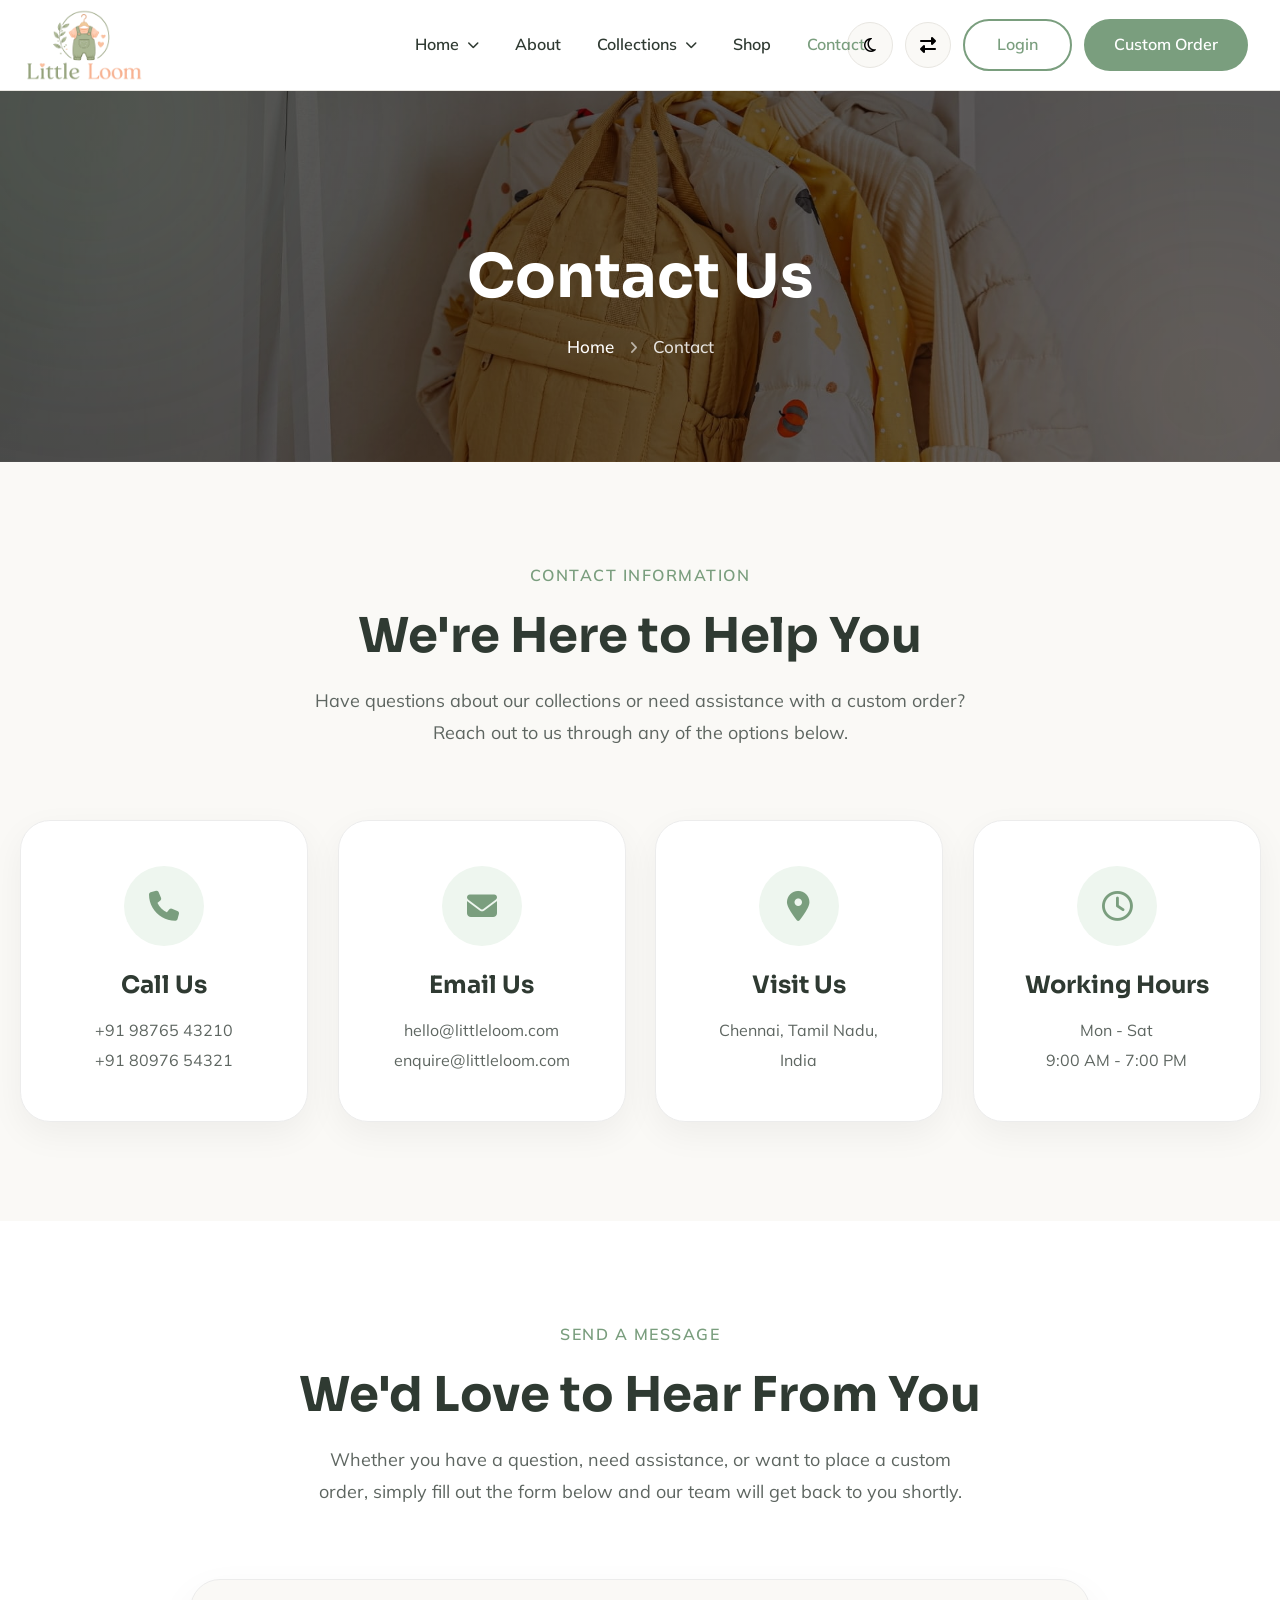
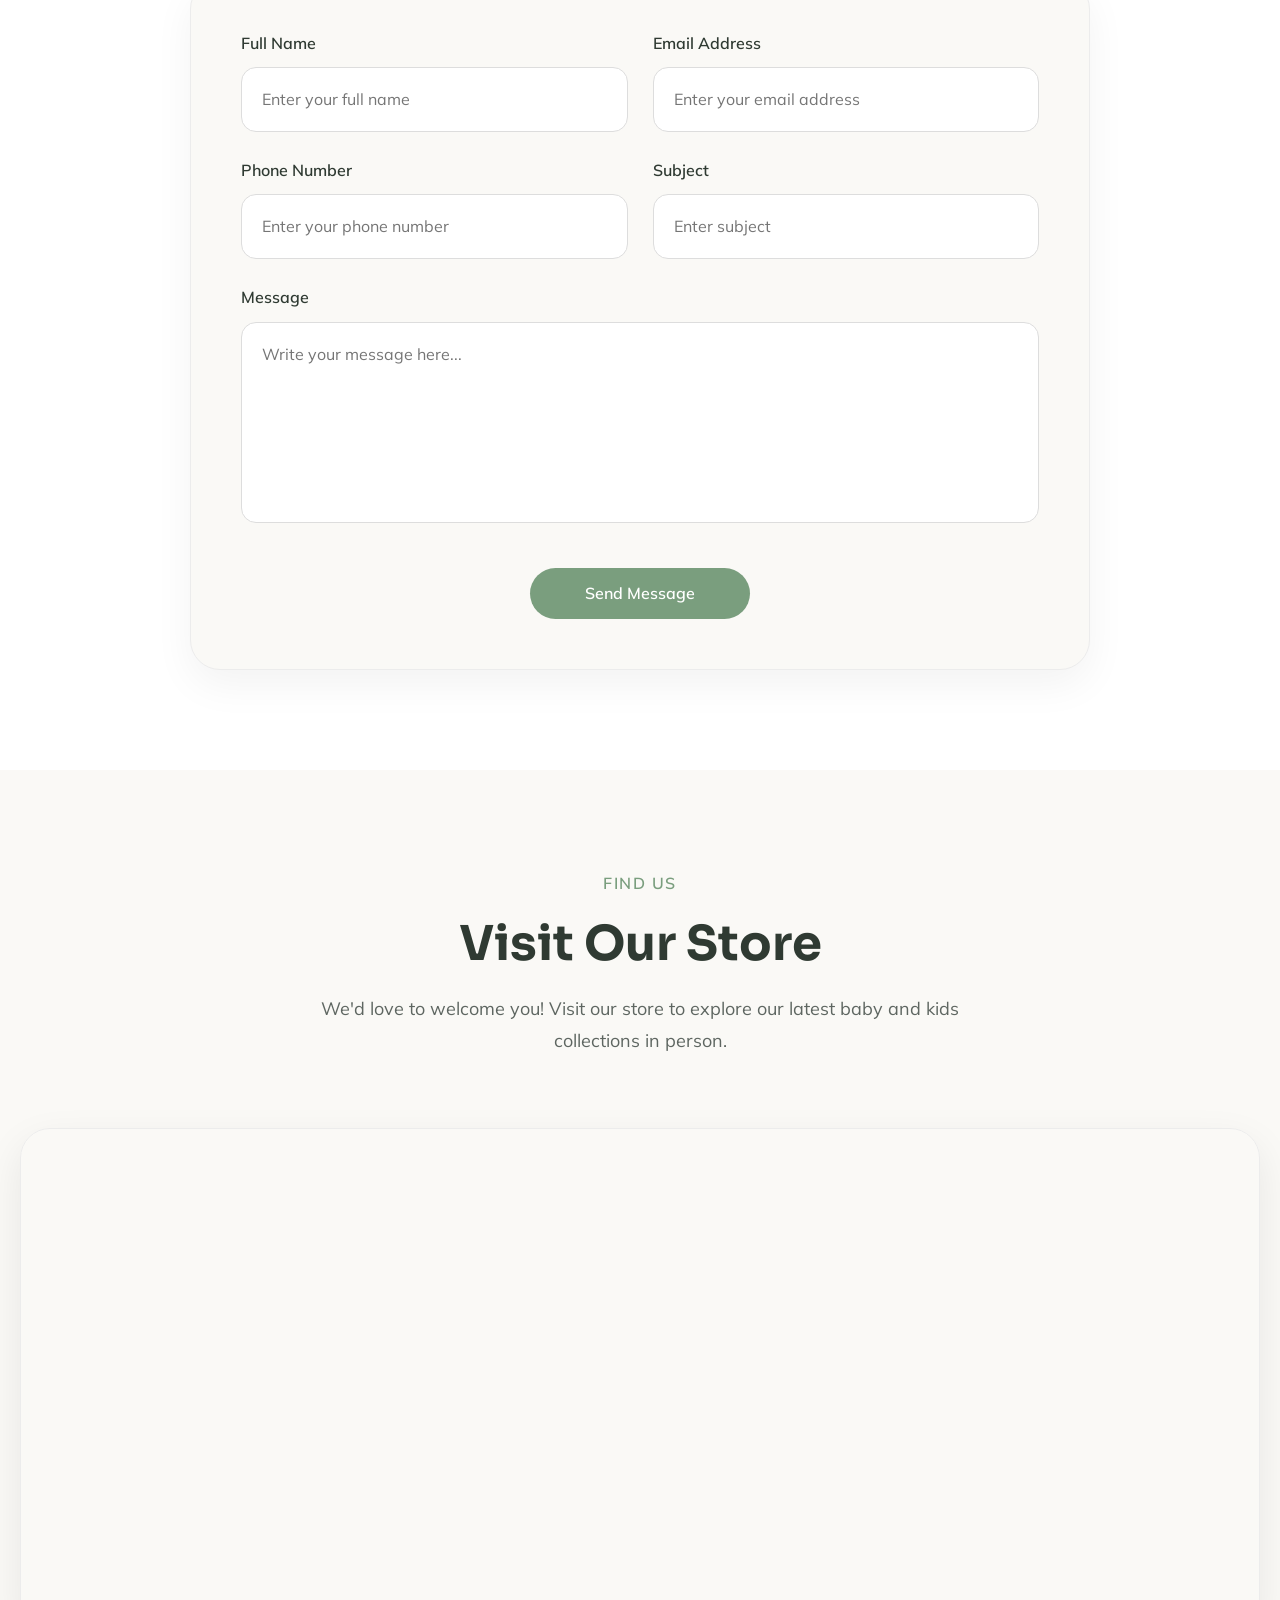
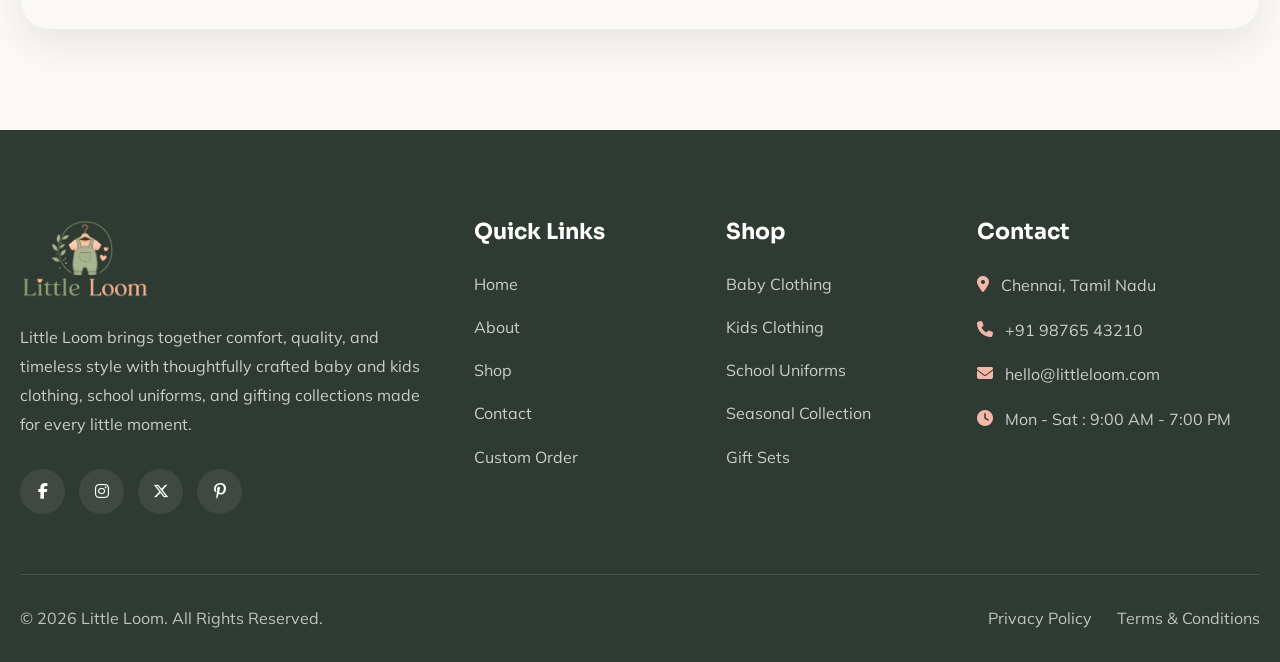
<file: contact.html>
<!DOCTYPE html>
<html lang="en" dir="ltr">

<head>

    <!-- Basic Meta -->
    <meta charset="UTF-8">
    <meta name="viewport" content="width=device-width, initial-scale=1.0">
    <meta name="description"
        content="Little Loom is a premium baby and kids clothing store offering stylish outfits, school uniforms, seasonal collections, gift sets, and custom order solutions with comfort and quality.">
    <meta name="keywords"
        content="Little Loom, Baby Clothing, Kids Fashion, School Uniforms, Gift Sets, Children's Clothing, Custom Orders">
    <meta name="author" content="Little Loom">

    <!-- Title -->
    <title>Little Loom</title>

    <!-- Favicon -->
    <link rel="icon" type="image/png" href="images/favicon.png">

    <!-- Google Fonts -->
    <link rel="preconnect" href="https://fonts.googleapis.com">
    <link rel="preconnect" href="https://fonts.gstatic.com" crossorigin>
    <link
        href="https://fonts.googleapis.com/css2?family=Mulish:wght@300;400;500;600;700;800&family=Sora:wght@400;500;600;700;800&display=swap"
        rel="stylesheet">

    <!-- Font Awesome -->
    <link rel="stylesheet" href="https://cdnjs.cloudflare.com/ajax/libs/font-awesome/6.7.2/css/all.min.css">

    <!-- CSS -->
    <link rel="stylesheet" href="css/style.css">

</head>

<body>

    <header class="header">

        <div class="container">

            <nav class="navbar">

                <!-- Logo -->

                <a href="index.html" class="logo">
                    <img src="images/logo.png" alt="Little Loom">
                </a>

                <button class="nav-toggle" type="button" aria-label="Toggle navigation" aria-expanded="false"
                    aria-controls="primaryNavigation">
                    <span></span>
                    <span></span>
                    <span></span>
                </button>

                <!-- Navigation -->

                <div class="nav-panel">

                    <button class="nav-close" type="button" aria-label="Close Menu">
                        <i class="fa-solid fa-xmark"></i>
                    </button>


                    <ul class="nav-menu" id="primaryNavigation">

                        <li class="dropdown">
                            <a href="index.html" class="nav-link dropdown-toggle" aria-haspopup="true"
                                aria-expanded="false">
                                Home
                                <i class="fa-solid fa-chevron-down"></i>
                            </a>

                            <ul class="dropdown-menu">
                                <li><a href="index.html">Home 1</a></li>
                                <li><a href="home-2.html">Home 2</a></li>
                            </ul>
                        </li>

                        <li>
                            <a href="about.html">About</a>
                        </li>

                        <li class="dropdown">

                            <button type="button" class="nav-link dropdown-toggle" aria-haspopup="true"
                                aria-expanded="false">
                                Collections
                                <i class="fa-solid fa-chevron-down"></i>
                            </button>

                            <ul class="dropdown-menu">
                                <li><a href="kids-wear.html">kids Wear</a></li>
                                <li><a href="school.html">School Uniforms</a></li>
                                <li><a href="season.html">Seasonal Collection</a></li>
                                <li><a href="size.html">Size Guide</a></li>
                            </ul>

                        </li>

                        <li>
                            <a href="shop.html">Shop</a>
                        </li>

                        <li>
                            <a href="contact.html">Contact</a>
                        </li>

                    </ul>

                    <!-- Right Side -->

                    <div class="nav-right">

                        <button class="theme-toggle">
                            <i class="fa-regular fa-moon"></i>
                        </button>

                        <button class="rtl-toggle">
                            <i class="fa-solid fa-globe"></i>
                        </button>

                        <a href="login.html" class="secondary-btn">
                            Login
                        </a>

                        <a href="custom-order.html" class="primary-btn">
                            Custom Order
                        </a>

                    </div>

                </div>

                <div class="nav-overlay" aria-hidden="true"></div>

            </nav>

        </div>

    </header>




    <!--=====================================
        Inner Banner Start
======================================-->

    <section class="page-banner contact-banner">

        <div class="container">

            <div class="page-banner-content">

                <h1>Contact Us</h1>

                <ul>

                    <li>
                        <a href="index.html">Home</a>
                    </li>

                    <li>
                        <i class="fa-solid fa-angle-right"></i>
                    </li>

                    <li>Contact</li>

                </ul>

            </div>

        </div>

    </section>

    <!--=====================================
        Inner Banner End
======================================-->



    <!--=====================================
        Contact Info Start
======================================-->

    <section class="contact-info">

        <div class="container">

            <div class="section-title">

                <span class="section-subtitle">
                    Contact Information
                </span>

                <h2>
                    We're Here to Help You
                </h2>

                <p>
                    Have questions about our collections or need assistance with a custom order?
                    Reach out to us through any of the options below.
                </p>

            </div>

            <div class="contact-info-wrapper">

                <!-- Card 1 -->

                <div class="contact-info-card">

                    <div class="contact-icon">
                        <i class="fa-solid fa-phone"></i>
                    </div>

                    <h3>Call Us</h3>

                    <p>
                        +91 98765 43210 <br>
                        +91 80976 54321
                    </p>

                </div>

                <!-- Card 2 -->

                <div class="contact-info-card">

                    <div class="contact-icon">
                        <i class="fa-solid fa-envelope"></i>
                    </div>

                    <h3>Email Us</h3>

                    <p>
                        hello@littleloom.com <br>
                        enquire@littleloom.com
                    </p>

                </div>

                <!-- Card 3 -->

                <div class="contact-info-card">

                    <div class="contact-icon">
                        <i class="fa-solid fa-location-dot"></i>
                    </div>

                    <h3>Visit Us</h3>

                    <p>
                        Chennai, Tamil Nadu, <br>
                        India
                    </p>

                </div>

                <!-- Card 4 -->

                <div class="contact-info-card">

                    <div class="contact-icon">
                        <i class="fa-regular fa-clock"></i>
                    </div>

                    <h3>Working Hours</h3>

                    <p>
                        Mon - Sat <br>
                        9:00 AM - 7:00 PM
                    </p>

                </div>

            </div>

        </div>

    </section>

    <!--=====================================
        Contact Info End
======================================-->


    <!--=====================================
        Contact Form Start
======================================-->

    <section class="contact-form-section">

        <div class="container">

            <div class="section-title">

                <span class="section-subtitle">
                    Send a Message
                </span>

                <h2>
                    We'd Love to Hear From You
                </h2>

                <p>
                    Whether you have a question, need assistance, or want to place a custom order, simply fill out the
                    form below and our team will get back to you shortly.
                </p>

            </div>

            <div class="contact-form-wrapper">

                <form action="#">

                    <div class="contact-form-grid">

                        <div class="contact-form-group">

                            <label>Full Name</label>

                            <input type="text" placeholder="Enter your full name" required>

                        </div>

                        <div class="contact-form-group">

                            <label>Email Address</label>

                            <input type="email" placeholder="Enter your email address" required>

                        </div>

                        <div class="contact-form-group">

                            <label>Phone Number</label>

                            <input type="tel" placeholder="Enter your phone number">

                        </div>

                        <div class="contact-form-group">

                            <label>Subject</label>

                            <input type="text" placeholder="Enter subject">

                        </div>

                    </div>

                    <div class="contact-form-group">

                        <label>Message</label>

                        <textarea rows="6" placeholder="Write your message here..." required></textarea>

                    </div>

                    <button type="submit" class="primary-btn">
                        Send Message
                    </button>

                </form>

            </div>

        </div>

    </section>

    <!--=====================================
        Contact Form End
======================================-->

    <!--=====================================
        Google Map Start
======================================-->

    <section class="contact-map">

        <div class="container">

            <div class="section-title">

                <span class="section-subtitle">
                    Find Us
                </span>

                <h2>
                    Visit Our Store
                </h2>

                <p>
                    We'd love to welcome you! Visit our store to explore our latest baby and kids collections in person.
                </p>

            </div>

            <div class="map-wrapper">

                <iframe
                    src="https://www.google.com/maps/embed?pb=!1m18!1m12!1m3!1d497511.23105245834!2d79.8789875295672!3d13.047985949771817!2m3!1f0!2f0!3f0!3m2!1i1024!2i768!4f13.1!3m3!1m2!1s0x3a5265ea4f7d3361%3A0x6e61a70b6863d433!2sChennai%2C%20Tamil%20Nadu!5e0!3m2!1sen!2sin!4v1785164406358!5m2!1sen!2sin"
                    width="600" height="450" style="border:0;" allowfullscreen="" loading="lazy"
                    referrerpolicy="strict-origin-when-cross-origin">
                </iframe>

            </div>

        </div>

    </section>

    <!--=====================================
        Google Map End
======================================-->

    <!--=====================================
            Footer Start
======================================-->

    <footer class="footer">

        <div class="container">

            <div class="footer-wrapper">

                <!-- Footer Logo -->

                <div class="footer-column">

                    <a href="index.html" class="footer-logo">
                        <img src="images/logo.png" alt="Little Loom">
                    </a>

                    <p>
                        Little Loom brings together comfort, quality, and timeless style with thoughtfully crafted baby
                        and kids clothing, school uniforms, and gifting collections made for every little moment.
                    </p>

                    <div class="footer-social">

                        <a href="#"><i class="fa-brands fa-facebook-f"></i></a>

                        <a href="#"><i class="fa-brands fa-instagram"></i></a>

                        <a href="#"><i class="fa-brands fa-x-twitter"></i></a>

                        <a href="#"><i class="fa-brands fa-pinterest-p"></i></a>

                    </div>

                </div>

                <!-- Quick Links -->

                <div class="footer-column">

                    <h4>Quick Links</h4>

                    <ul>

                        <li><a href="#">Home</a></li>

                        <li><a href="#">About</a></li>

                        <li><a href="#">Shop</a></li>

                        <li><a href="#">Contact</a></li>

                        <li><a href="#">Custom Order</a></li>

                    </ul>

                </div>

                <!-- Shop -->

                <div class="footer-column">

                    <h4>Shop</h4>

                    <ul>

                        <li><a href="#">Baby Clothing</a></li>

                        <li><a href="#">Kids Clothing</a></li>

                        <li><a href="#">School Uniforms</a></li>

                        <li><a href="#">Seasonal Collection</a></li>

                        <li><a href="#">Gift Sets</a></li>

                    </ul>

                </div>

                <!-- Contact -->

                <div class="footer-column">

                    <h4>Contact</h4>

                    <ul class="footer-contact">

                        <li>
                            <i class="fa-solid fa-location-dot"></i>
                            Chennai, Tamil Nadu
                        </li>

                        <li>
                            <i class="fa-solid fa-phone"></i>
                            +91 98765 43210
                        </li>

                        <li>
                            <i class="fa-solid fa-envelope"></i>
                            hello@littleloom.com
                        </li>

                        <li>
                            <i class="fa-solid fa-clock"></i>
                            Mon - Sat : 9:00 AM - 7:00 PM
                        </li>

                    </ul>

                </div>

            </div>

            <div class="footer-bottom">

                <p>
                    © 2026 Little Loom. All Rights Reserved.
                </p>

                <div class="footer-links">

                    <a href="#">Privacy Policy</a>

                    <a href="#">Terms & Conditions</a>

                </div>

            </div>

        </div>

    </footer>

    <!--=====================================
            Footer End
======================================-->

    <!--=====================================
        Scroll To Top Start
======================================-->

    <button class="scroll-top-btn">

        <i class="fa-solid fa-arrow-up"></i>

    </button>

    <!--=====================================
        Scroll To Top End
======================================-->


    <script src="js/main.js"></script>
</body>

</html>
</file>
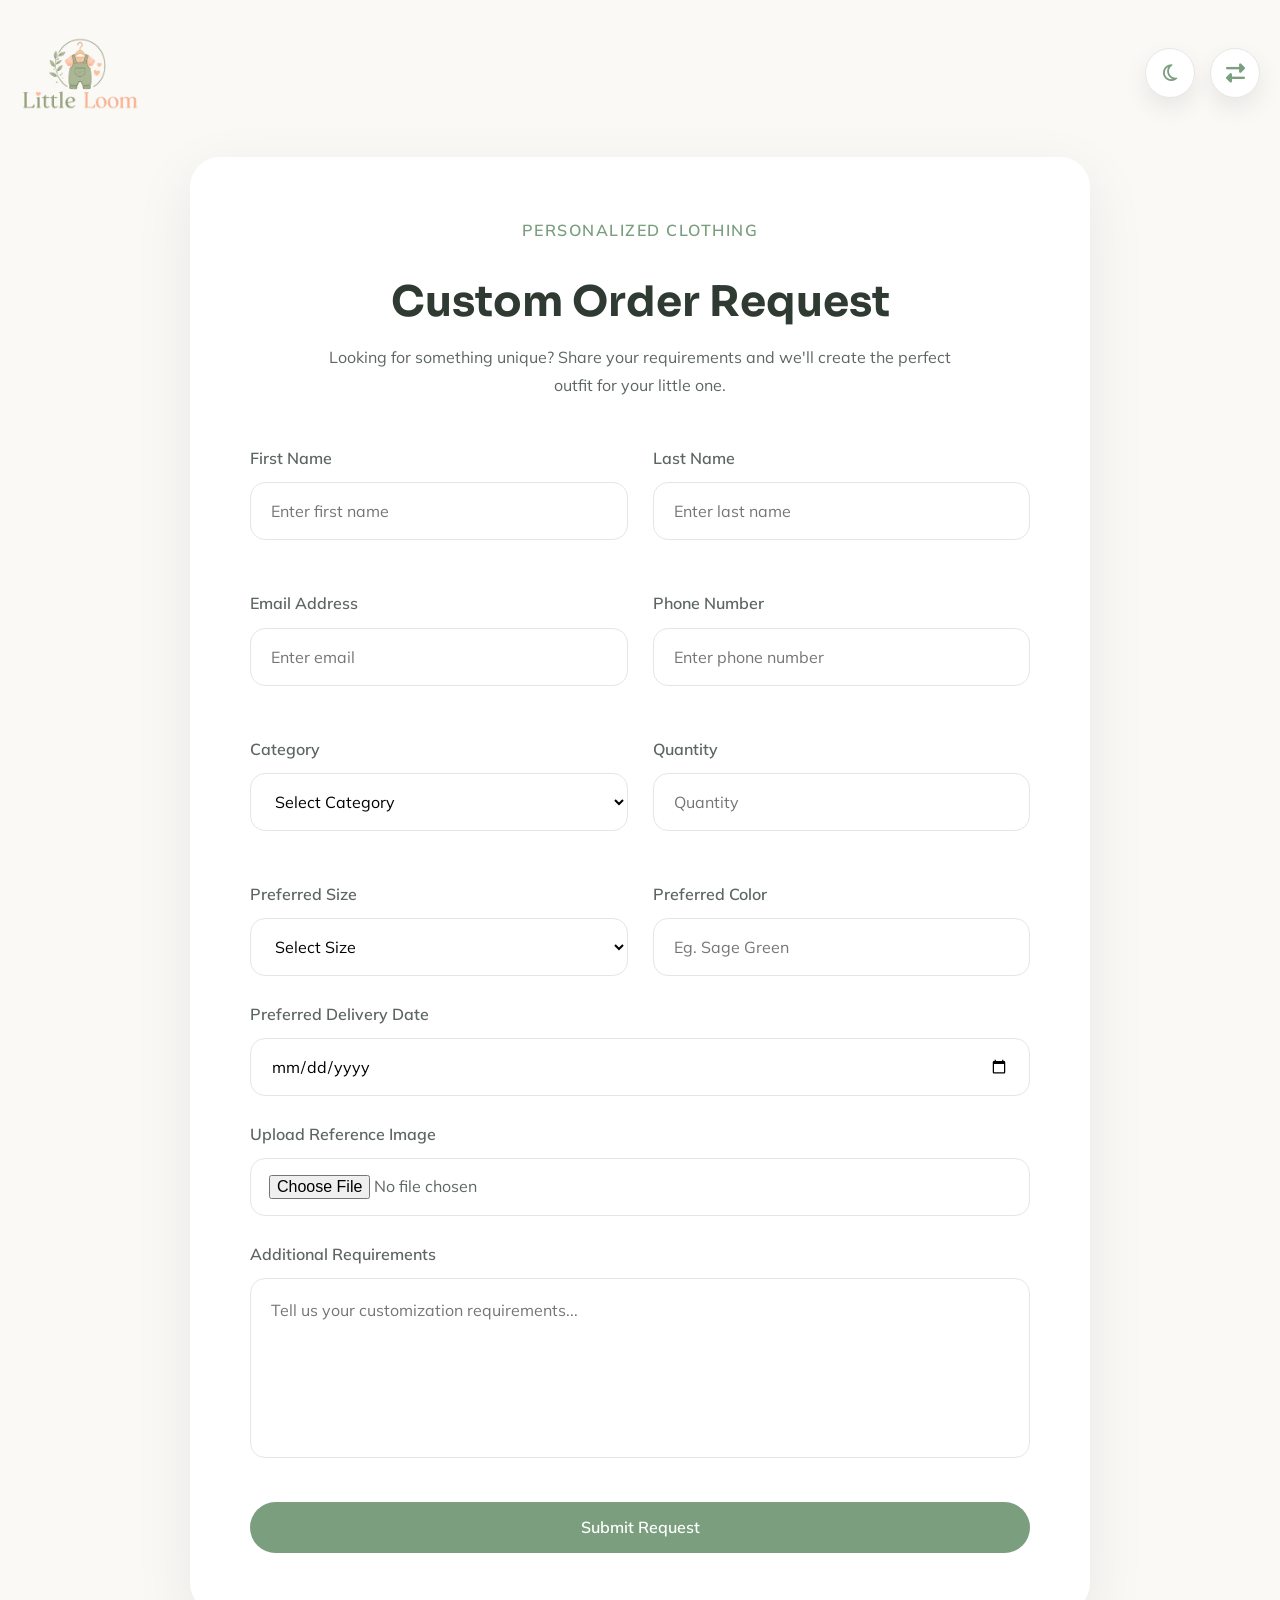
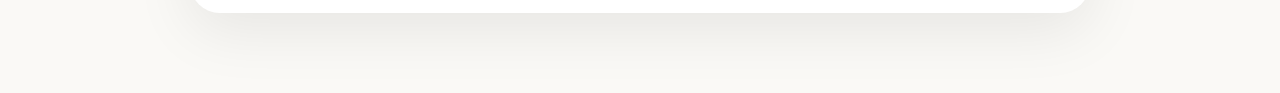
<file: custom-order.html>
<!DOCTYPE html>
<html lang="en" dir="ltr">

<head>

    <!-- Basic Meta -->
    <meta charset="UTF-8">
    <meta name="viewport" content="width=device-width, initial-scale=1.0">
    <meta name="description"
        content="Little Loom is a premium baby and kids clothing store offering stylish outfits, school uniforms, seasonal collections, gift sets, and custom order solutions with comfort and quality.">
    <meta name="keywords"
        content="Little Loom, Baby Clothing, Kids Fashion, School Uniforms, Gift Sets, Children's Clothing, Custom Orders">
    <meta name="author" content="Little Loom">

    <!-- Title -->
    <title>Little Loom</title>

    <!-- Favicon -->
    <link rel="icon" type="image/png" href="images/favicon.png">

    <!-- Google Fonts -->
    <link rel="preconnect" href="https://fonts.googleapis.com">
    <link rel="preconnect" href="https://fonts.gstatic.com" crossorigin>
    <link
        href="https://fonts.googleapis.com/css2?family=Mulish:wght@300;400;500;600;700;800&family=Sora:wght@400;500;600;700;800&display=swap"
        rel="stylesheet">

    <!-- Font Awesome -->
    <link rel="stylesheet" href="https://cdnjs.cloudflare.com/ajax/libs/font-awesome/6.7.2/css/all.min.css">

    <!-- CSS -->
    <link rel="stylesheet" href="css/style.css">

</head>

<body>


    <section class="custom-order-page">

        <div class="container">

            <!--=====================================
                    Header
        ======================================-->

            <header class="custom-header">

                <a href="index.html" class="custom-logo">

                    <img src="images/logo.png" alt="Little Loom">

                </a>

                <!-- Use the same HTML/classes as your website header -->

                <div class="header-actions">

                    <button class="dark-mode-toggle" id="themeToggle">

                        <i class="fa-solid fa-moon"></i>

                    </button>

                    <button class="rtl-toggle" id="rtlToggle">

                        <i class="fa-solid fa-globe"></i>

                    </button>

                </div>

            </header>

            <!--=====================================
                    Form Card
        ======================================-->

            <div class="custom-order-card">

                <span class="section-subtitle">

                    Personalized Clothing

                </span>

                <h1>

                    Custom Order Request

                </h1>

                <p>

                    Looking for something unique? Share your requirements and we'll create the perfect outfit for your
                    little one.

                </p>

                <form>

                    <div class="custom-order-form-grid">

                        <div class="custom-order-form-group">

                            <label>First Name</label>

                            <input type="text" placeholder="Enter first name">

                        </div>

                        <div class="custom-order-form-group">

                            <label>Last Name</label>

                            <input type="text" placeholder="Enter last name">

                        </div>

                        <div class="custom-order-form-group">

                            <label>Email Address</label>

                            <input type="email" placeholder="Enter email">

                        </div>

                        <div class="custom-order-form-group">

                            <label>Phone Number</label>

                            <input type="tel" placeholder="Enter phone number">

                        </div>

                        <div class="custom-order-form-group">

                            <label>Category</label>

                            <select>

                                <option>Select Category</option>

                                <option>Baby Clothing</option>

                                <option>Kids Clothing</option>

                                <option>School Uniform</option>

                                <option>Gift Set</option>

                            </select>

                        </div>

                        <div class="custom-order-form-group">

                            <label>Quantity</label>

                            <input type="number" placeholder="Quantity">

                        </div>

                        <div class="custom-order-form-group">

                            <label>Preferred Size</label>

                            <select>

                                <option>Select Size</option>

                                <option>0-6 Months</option>

                                <option>6-12 Months</option>

                                <option>1-2 Years</option>

                                <option>3-4 Years</option>

                                <option>5-6 Years</option>

                            </select>

                        </div>

                        <div class="custom-order-form-group">

                            <label>Preferred Color</label>

                            <input type="text" placeholder="Eg. Sage Green">

                        </div>

                    </div>

                    <div class="custom-order-form-group">

                        <label>Preferred Delivery Date</label>

                        <input type="date">

                    </div>

                    <div class="custom-order-form-group">

                        <label>Upload Reference Image</label>

                        <input type="file">

                    </div>

                    <div class="custom-order-form-group">

                        <label>Additional Requirements</label>

                        <textarea rows="6" placeholder="Tell us your customization requirements..."></textarea>

                    </div>

                    <button class="primary-btn">

                        Submit Request

                    </button>

                </form>

            </div>

        </div>

    </section>

    <script src="js/main.js"></script>
</body>

</html>
</file>
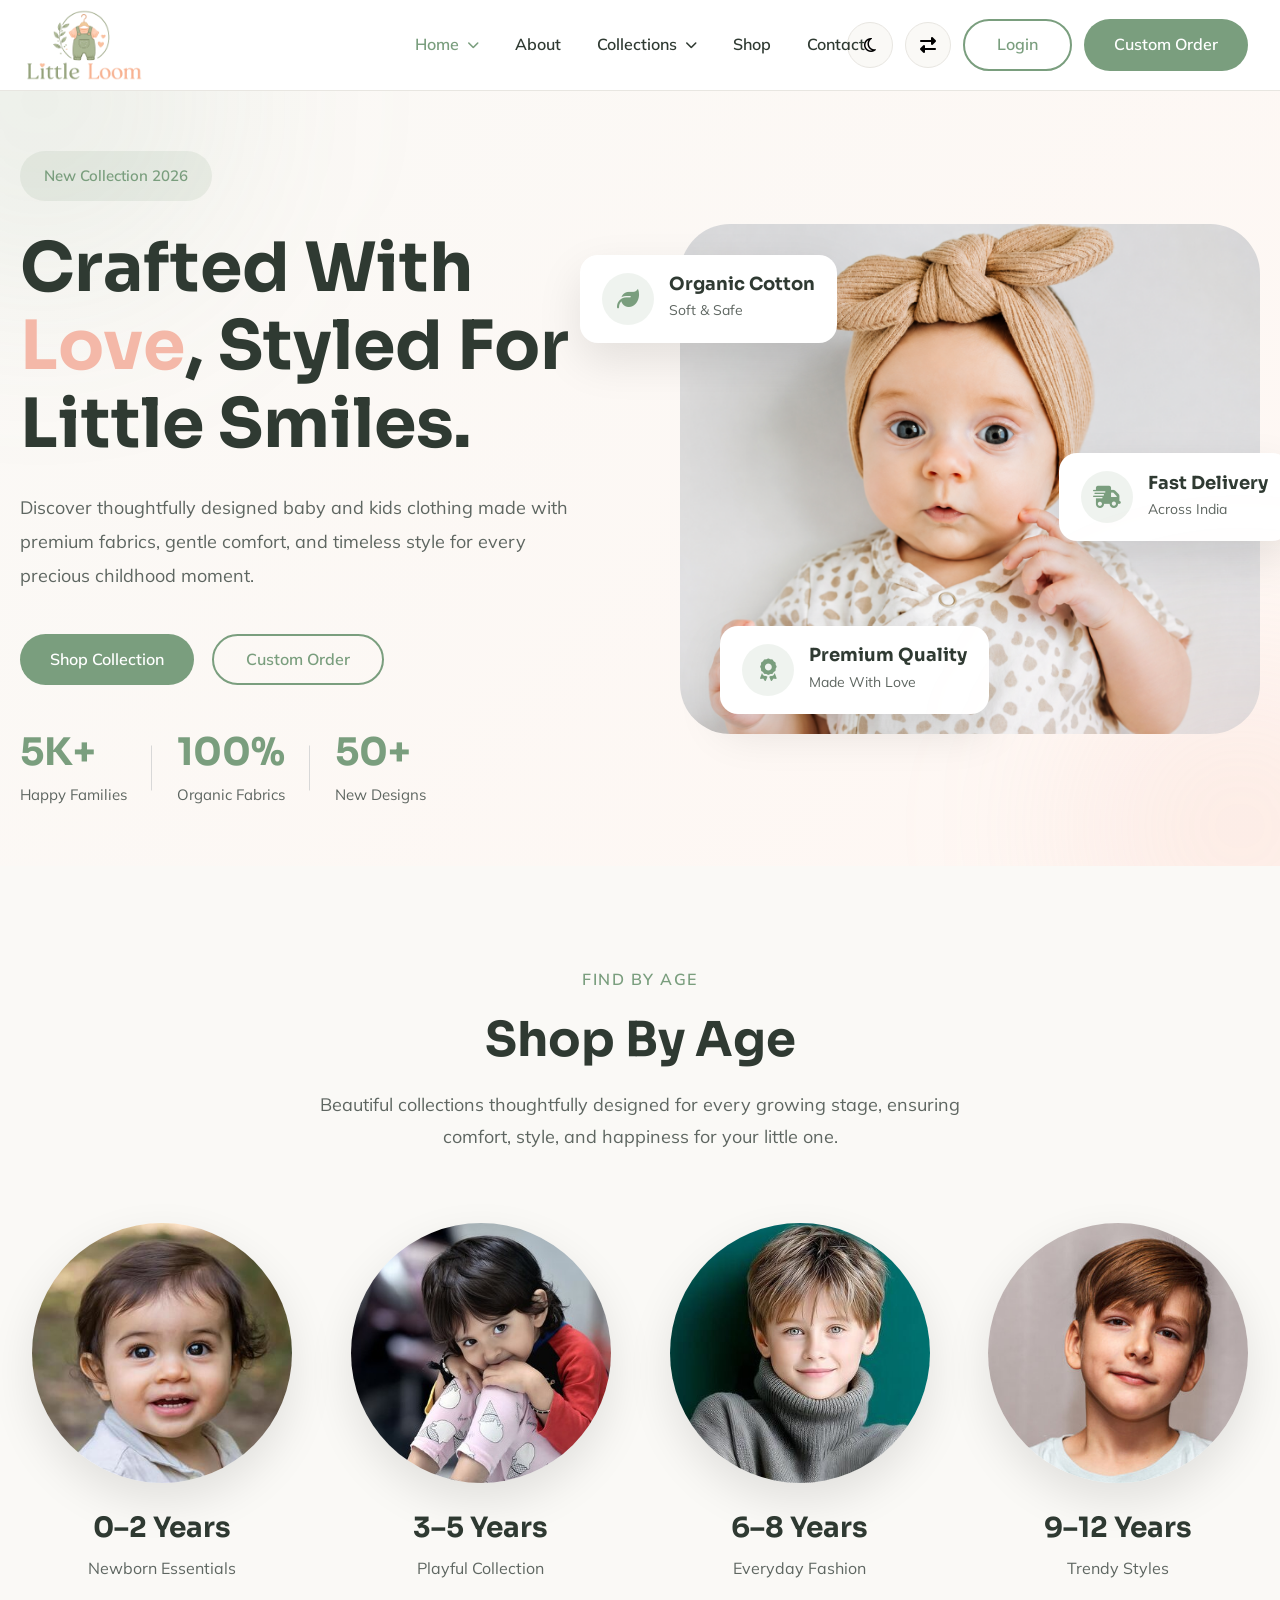
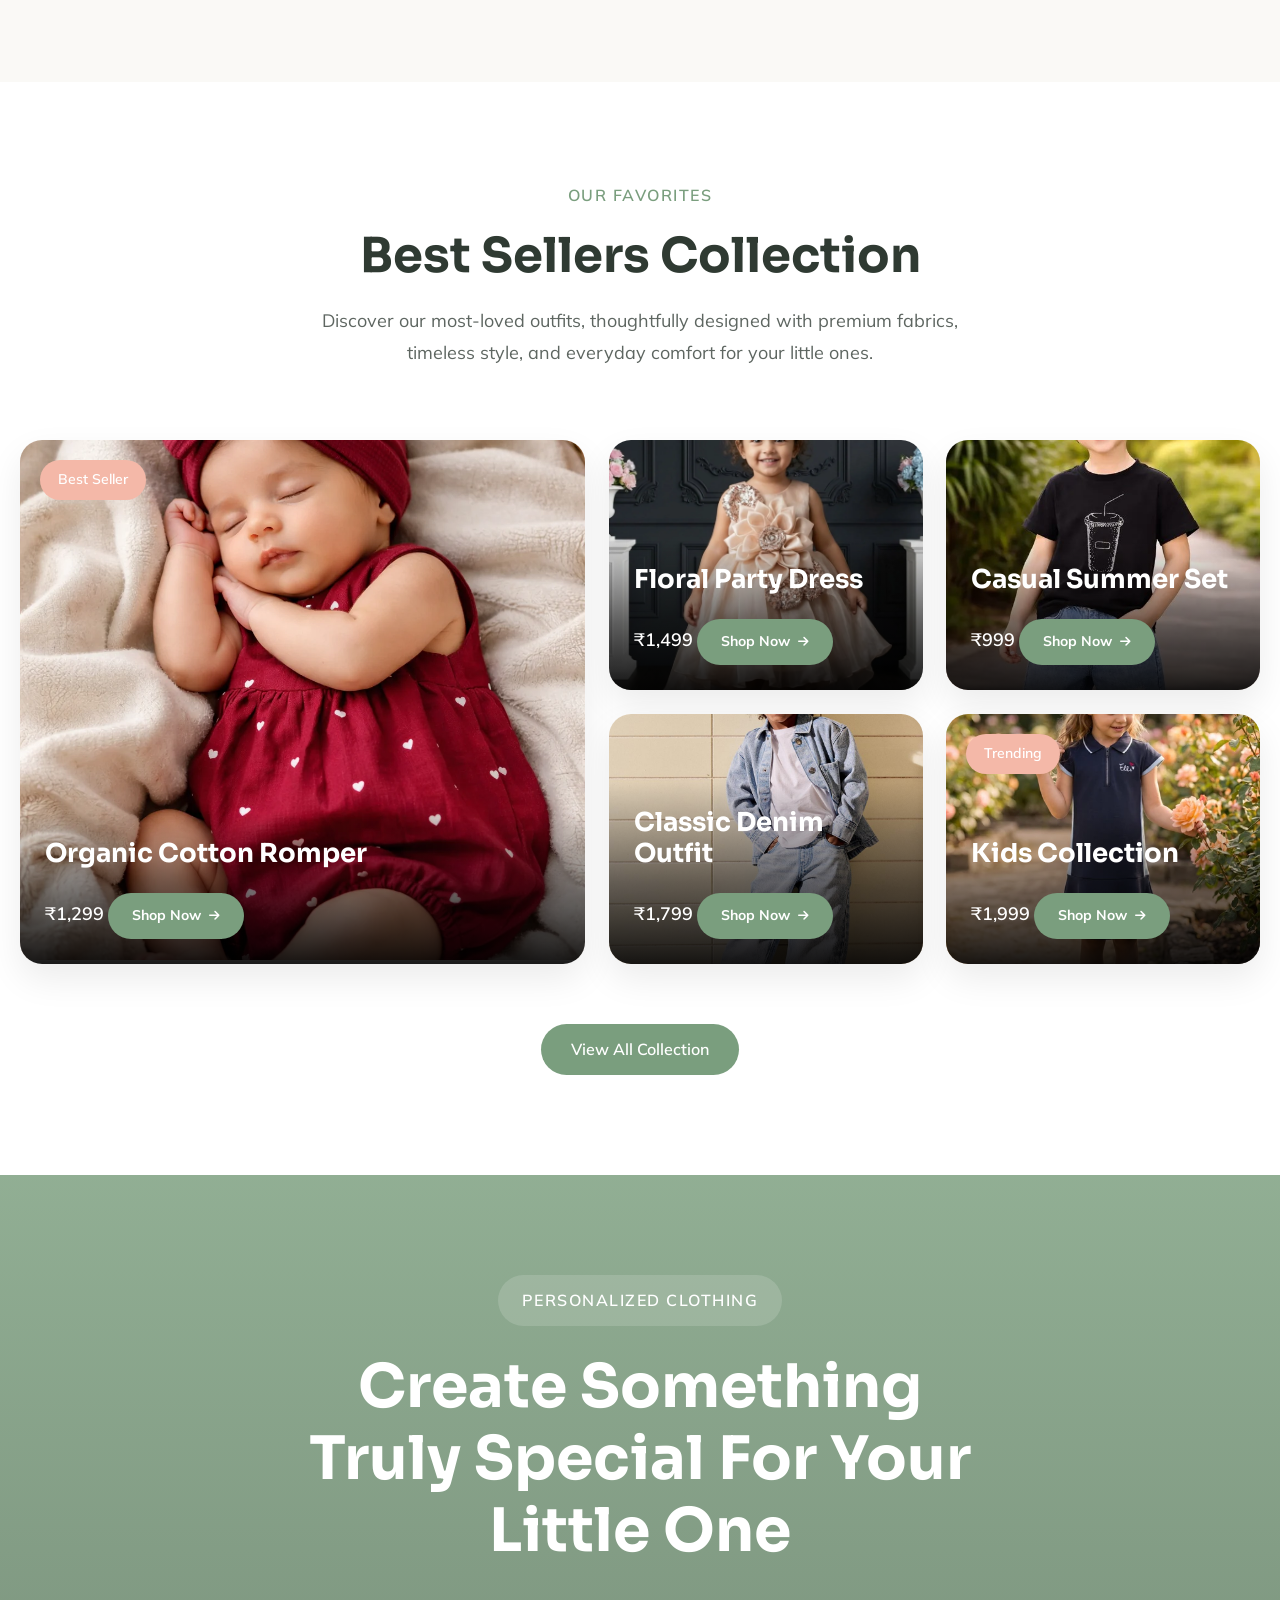
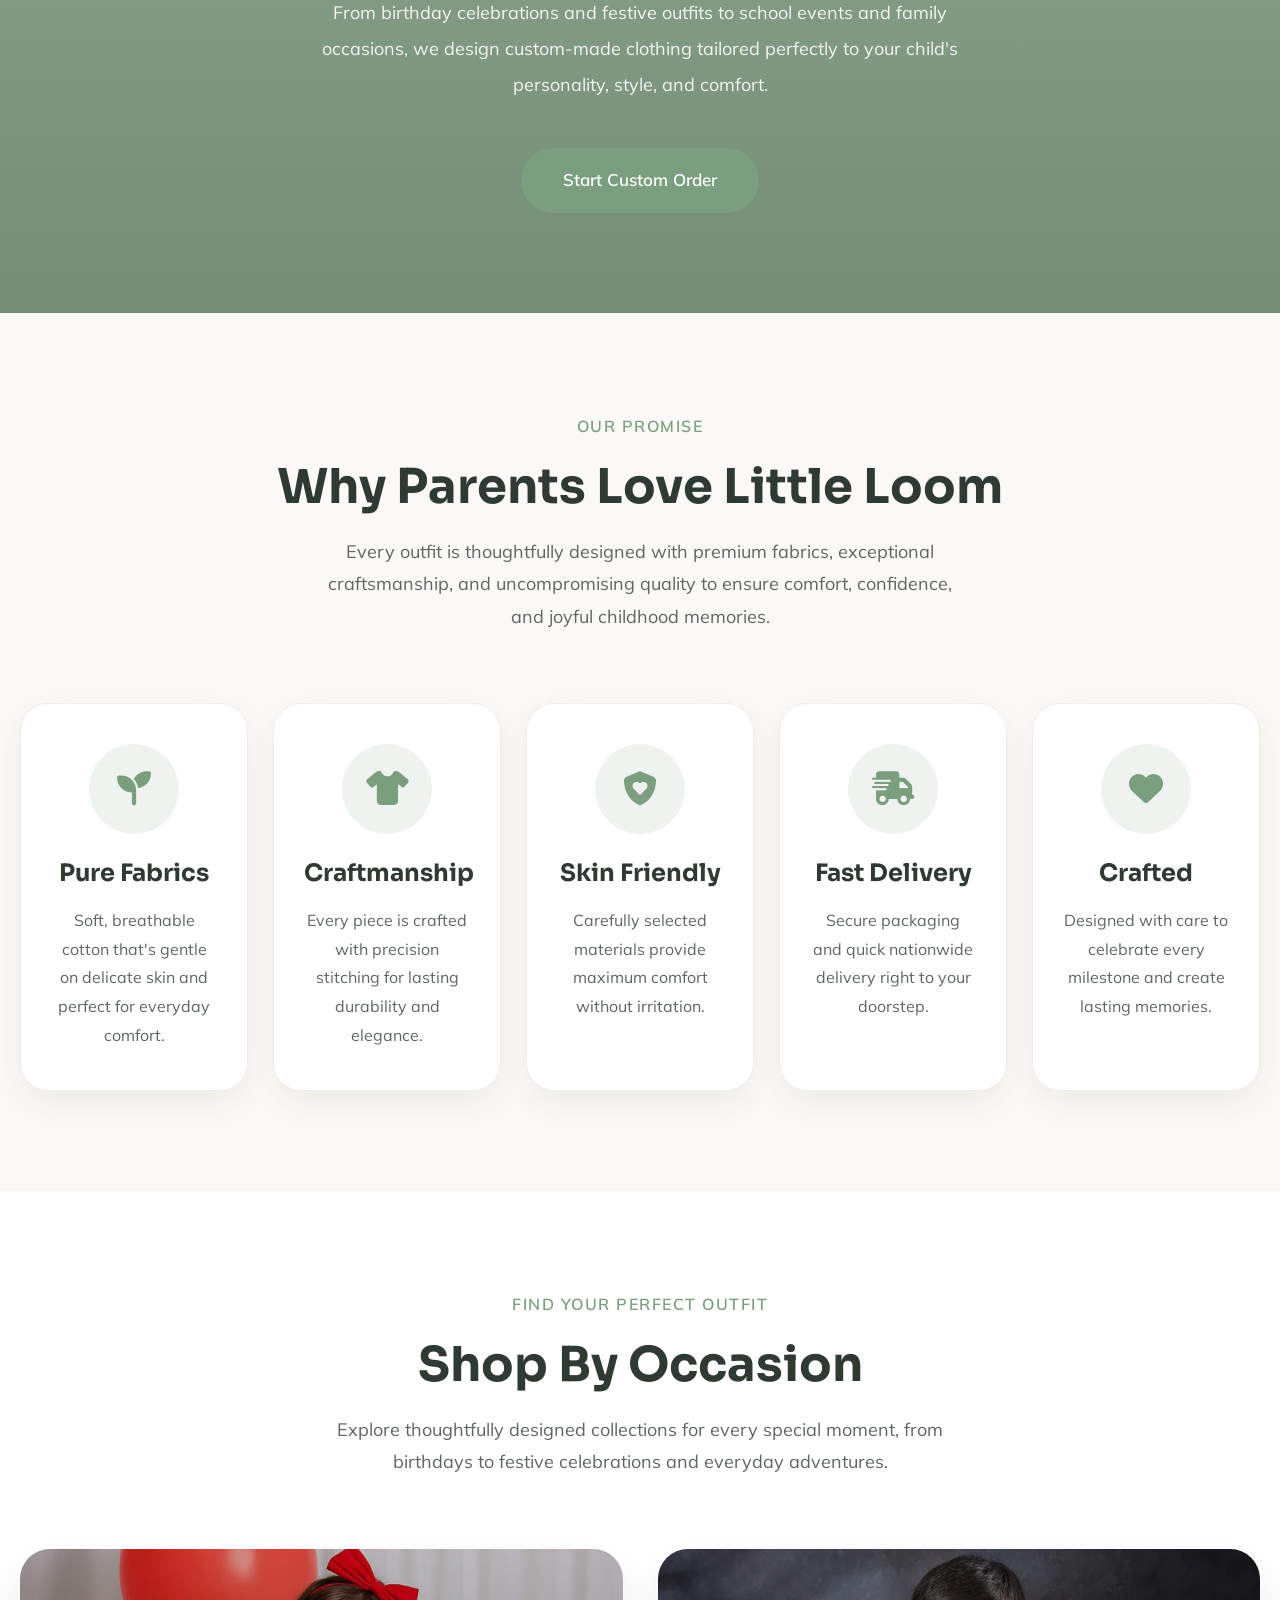
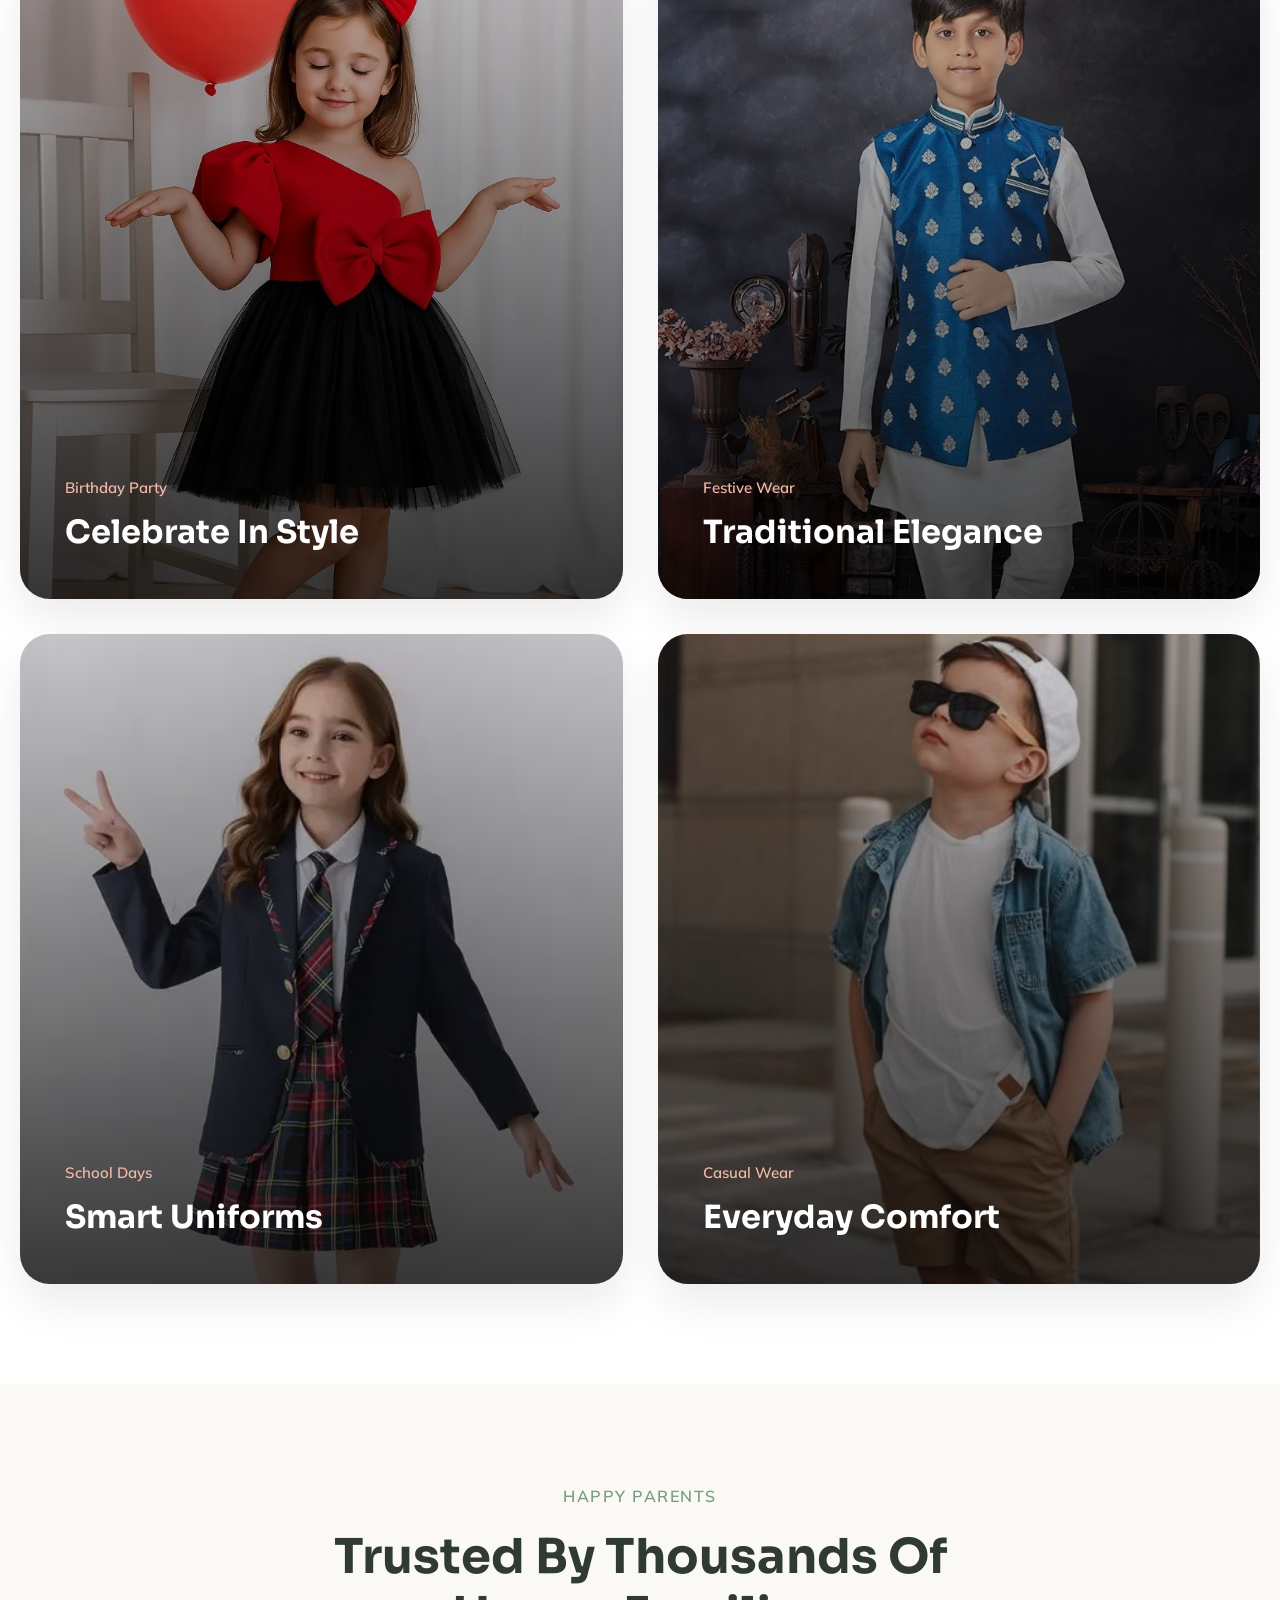
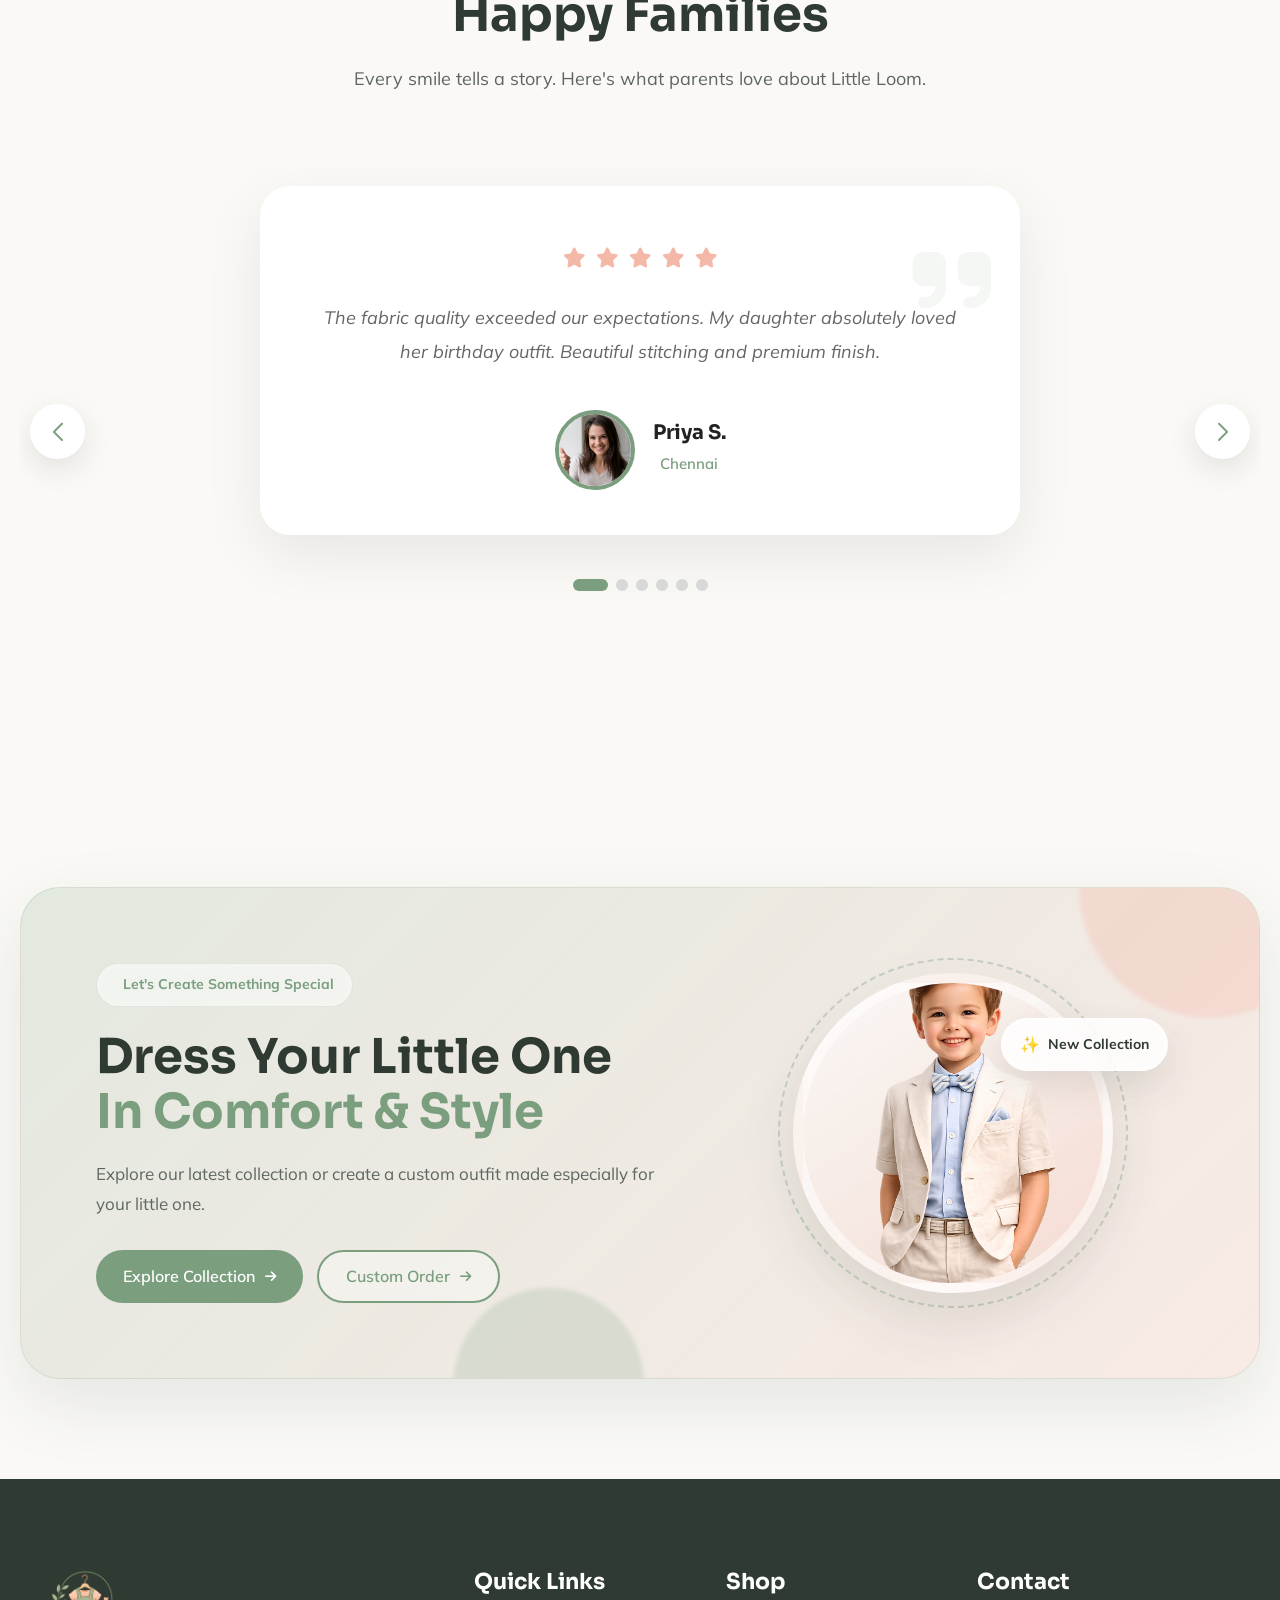
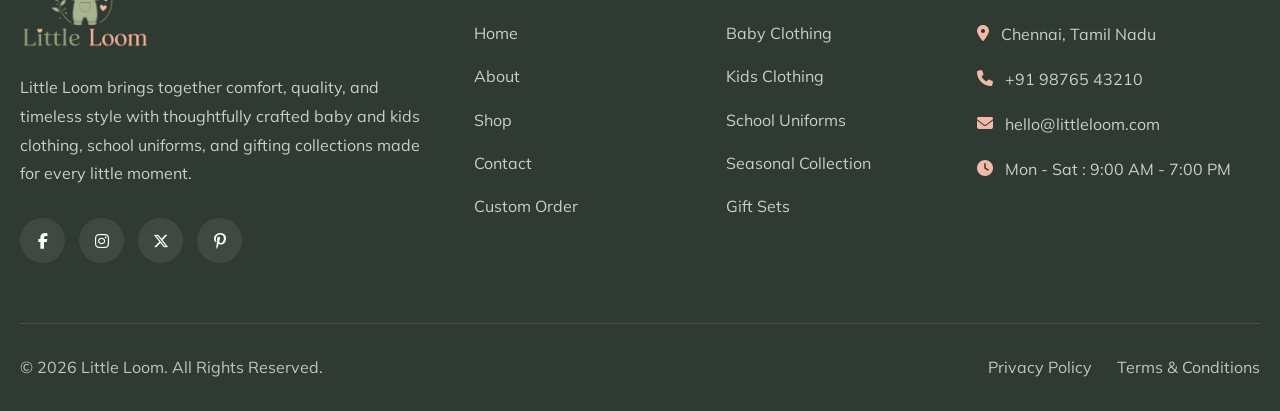
<file: home-2.html>
<!DOCTYPE html>
<html lang="en" dir="ltr">

<head>

    <!-- Basic Meta -->
    <meta charset="UTF-8">
    <meta name="viewport" content="width=device-width, initial-scale=1.0">
    <meta name="description"
        content="Little Loom is a premium baby and kids clothing store offering stylish outfits, school uniforms, seasonal collections, gift sets, and custom order solutions with comfort and quality.">
    <meta name="keywords"
        content="Little Loom, Baby Clothing, Kids Fashion, School Uniforms, Gift Sets, Children's Clothing, Custom Orders">
    <meta name="author" content="Little Loom">

    <!-- Title -->
    <title>Little Loom</title>

    <!-- Favicon -->
    <link rel="icon" type="image/png" href="images/favicon.png">

    <!-- Google Fonts -->
    <link rel="preconnect" href="https://fonts.googleapis.com">
    <link rel="preconnect" href="https://fonts.gstatic.com" crossorigin>
    <link
        href="https://fonts.googleapis.com/css2?family=Mulish:wght@300;400;500;600;700;800&family=Sora:wght@400;500;600;700;800&display=swap"
        rel="stylesheet">

    <!-- Font Awesome -->
    <link rel="stylesheet" href="https://cdnjs.cloudflare.com/ajax/libs/font-awesome/6.7.2/css/all.min.css">

    <link rel="stylesheet" href="https://cdn.jsdelivr.net/npm/swiper@11/swiper-bundle.min.css">

    <!-- CSS -->
    <link rel="stylesheet" href="css/style.css">

</head>

<body>


    <header class="header">

        <div class="container">

            <nav class="navbar">

                <!-- Logo -->

                <a href="index.html" class="logo">
                    <img src="images/logo.png" alt="Little Loom">
                </a>

                <button class="nav-toggle" type="button" aria-label="Toggle navigation" aria-expanded="false"
                    aria-controls="primaryNavigation">
                    <span></span>
                    <span></span>
                    <span></span>
                </button>

                <!-- Navigation -->

                <div class="nav-panel">

                    <button class="nav-close" type="button" aria-label="Close Menu">
                        <i class="fa-solid fa-xmark"></i>
                    </button>


                    <ul class="nav-menu" id="primaryNavigation">

                        <li class="dropdown">
                            <a href="index.html" class="nav-link dropdown-toggle" aria-haspopup="true"
                                aria-expanded="false">
                                Home
                                <i class="fa-solid fa-chevron-down"></i>
                            </a>

                            <ul class="dropdown-menu">
                                <li><a href="index.html">Home 1</a></li>
                                <li><a href="home-2.html">Home 2</a></li>
                            </ul>
                        </li>

                        <li>
                            <a href="about.html">About</a>
                        </li>

                        <li class="dropdown">

                            <button type="button" class="nav-link dropdown-toggle" aria-haspopup="true"
                                aria-expanded="false">
                                Collections
                                <i class="fa-solid fa-chevron-down"></i>
                            </button>

                            <ul class="dropdown-menu">
                                <li><a href="kids-wear.html">kids Wear</a></li>
                                <li><a href="school.html">School Uniforms</a></li>
                                <li><a href="season.html">Seasonal Collection</a></li>
                                <li><a href="size.html">Size Guide</a></li>
                            </ul>

                        </li>

                        <li>
                            <a href="shop.html">Shop</a>
                        </li>

                        <li>
                            <a href="contact.html">Contact</a>
                        </li>

                    </ul>

                    <!-- Right Side -->

                    <div class="nav-right">

                        <button class="theme-toggle">
                            <i class="fa-regular fa-moon"></i>
                        </button>

                        <button class="rtl-toggle">
                            <i class="fa-solid fa-globe"></i>
                        </button>

                        <a href="login.html" class="secondary-btn">
                            Login
                        </a>

                        <a href="custom-order.html" class="primary-btn">
                            Custom Order
                        </a>

                    </div>

                </div>

                <div class="nav-overlay" aria-hidden="true"></div>

            </nav>

        </div>

    </header>



    <!--=====================================
        Hero Section Start
======================================-->

    <section class="hero-two">

        <div class="container">

            <div class="hero-two-wrapper">

                <!-- Hero Content -->

                <div class="hero-two-content">

                    <span class="hero-two-badge">

                        New Collection 2026

                    </span>

                    <h1>

                        Crafted With
                        <span>Love</span>,
                        Styled For
                        Little Smiles.

                    </h1>

                    <p>

                        Discover thoughtfully designed baby and kids clothing made with premium fabrics,
                        gentle comfort, and timeless style for every precious childhood moment.

                    </p>

                    <div class="hero-buttons">

                        <a href="shop.html" class="primary-btn">

                            Shop Collection

                        </a>

                        <a href="custom-order.html" class="secondary-btn">

                            Custom Order

                        </a>

                    </div>

                    <div class="hero-stats">

                        <div class="hero-stat">

                            <h3>5K+</h3>

                            <p>Happy Families</p>

                        </div>

                        <div class="hero-stat">

                            <h3>100%</h3>

                            <p>Organic Fabrics</p>

                        </div>

                        <div class="hero-stat">

                            <h3>50+</h3>

                            <p>New Designs</p>

                        </div>

                    </div>

                </div>

                <!-- Hero Image -->

                <div class="hero-two-image">

                    <img src="images/hero-2.png" alt="Little Loom Hero">

                    <!-- Floating Card 1 -->

                    <div class="floating-card card-one">

                        <i class="fa-solid fa-leaf"></i>

                        <div>

                            <h4>Organic Cotton</h4>

                            <p>Soft & Safe</p>

                        </div>

                    </div>

                    <!-- Floating Card 2 -->

                    <div class="floating-card card-two">

                        <i class="fa-solid fa-truck-fast"></i>

                        <div>

                            <h4>Fast Delivery</h4>

                            <p>Across India</p>

                        </div>

                    </div>

                    <!-- Floating Card 3 -->

                    <div class="floating-card card-three">

                        <i class="fa-solid fa-award"></i>

                        <div>

                            <h4>Premium Quality</h4>

                            <p>Made With Love</p>

                        </div>

                    </div>

                </div>

            </div>

        </div>

    </section>

    <!--=====================================
        Hero Section End
======================================-->


    <!--=====================================
        Shop By Age Start
======================================-->

    <section class="shop-age">

        <div class="container">

            <div class="section-title">

                <span class="section-subtitle">

                    Find By Age

                </span>

                <h2>

                    Shop By Age

                </h2>

                <p>

                    Beautiful collections thoughtfully designed for every growing stage, ensuring comfort, style, and
                    happiness for your little one.

                </p>

            </div>

            <div class="shop-age-wrapper">

                <!-- Card 1 -->

                <div class="age-card">

                    <div class="age-image">

                        <img src="images/age-1.jpg" alt="0-2 Years">

                        <div class="age-overlay">

                            <a href="shop.html">

                                Shop Now

                                <i class="fa-solid fa-arrow-right-long"></i>

                            </a>

                        </div>

                    </div>

                    <div class="age-content">

                        <h3>0–2 Years</h3>

                        <p>Newborn Essentials</p>

                    </div>

                </div>

                <!-- Card 2 -->

                <div class="age-card">

                    <div class="age-image">

                        <img src="images/age-2.jpg" alt="3-5 Years">

                        <div class="age-overlay">

                            <a href="shop.html">

                                Shop Now

                                <i class="fa-solid fa-arrow-right-long"></i>

                            </a>

                        </div>

                    </div>

                    <div class="age-content">

                        <h3>3–5 Years</h3>

                        <p>Playful Collection</p>

                    </div>

                </div>

                <!-- Card 3 -->

                <div class="age-card">

                    <div class="age-image">

                        <img src="images/age-3.jpg" alt="6-8 Years">

                        <div class="age-overlay">

                            <a href="shop.html">

                                Shop Now

                                <i class="fa-solid fa-arrow-right-long"></i>

                            </a>

                        </div>

                    </div>

                    <div class="age-content">

                        <h3>6–8 Years</h3>

                        <p>Everyday Fashion</p>

                    </div>

                </div>

                <!-- Card 4 -->

                <div class="age-card">

                    <div class="age-image">

                        <img src="images/age-4.jpg" alt="9-12 Years">

                        <div class="age-overlay">

                            <a href="shop.html">

                                Shop Now

                                <i class="fa-solid fa-arrow-right-long"></i>

                            </a>

                        </div>

                    </div>

                    <div class="age-content">

                        <h3>9–12 Years</h3>

                        <p>Trendy Styles</p>

                    </div>

                </div>

            </div>

        </div>

    </section>

    <!--=====================================
        Shop By Age End
======================================-->

    <!--=====================================
        Best Sellers Start
======================================-->

    <section class="best-sellers">

        <div class="container">

            <div class="section-title">

                <span class="section-subtitle">

                    Our Favorites

                </span>

                <h2>

                    Best Sellers Collection

                </h2>

                <p>

                    Discover our most-loved outfits, thoughtfully designed with premium fabrics,
                    timeless style, and everyday comfort for your little ones.

                </p>

            </div>

            <div class="best-sellers-grid">

                <!-- Featured Product -->

                <div class="best-item featured-item">

                    <span class="best-product-badge">

                        Best Seller

                    </span>

                    <img src="images/best-1.jpg" alt="Best Seller">

                    <div class="best-product-overlay">

                        <a href="shop-details.html" class="primary-btn">

                            View Details

                        </a>

                    </div>

                    <div class="best-product-content">

                        <h3>

                            Organic Cotton Romper

                        </h3>

                        <span>

                            ₹1,299

                        </span>
                        <a href="shop-details.html" class="best-shop-btn">
                            Shop Now
                            <i class="fa-solid fa-arrow-right"></i>
                        </a>

                    </div>

                </div>

                <!-- Product -->

                <div class="best-item">

                    <img src="images/best-2.jpg" alt="Best Seller">

                    <div class="best-product-overlay">

                    </div>

                    <div class="best-product-content">

                        <h3>

                            Floral Party Dress

                        </h3>

                        <span>

                            ₹1,499

                        </span>

                        <a href="shop-details.html" class="best-shop-btn">
                            Shop Now
                            <i class="fa-solid fa-arrow-right"></i>
                        </a>

                    </div>

                </div>

                <!-- Product -->

                <div class="best-item">

                    <img src="images/best-3.jpg" alt="Best Seller">

                    <div class="best-product-overlay">


                    </div>

                    <div class="best-product-content">

                        <h3>

                            Casual Summer Set

                        </h3>

                        <span>

                            ₹999

                        </span>

                        <a href="shop-details.html" class="best-shop-btn">
                            Shop Now
                            <i class="fa-solid fa-arrow-right"></i>
                        </a>


                    </div>

                </div>

                <!-- Product -->

                <div class="best-item">

                    <img src="images/best-4.jpg" alt="Best Seller">

                    <div class="best-product-overlay">

                    </div>

                    <div class="best-product-content">

                        <h3>

                            Classic Denim Outfit

                        </h3>

                        <span>

                            ₹1,799

                        </span>

                        <a href="shop-details.html" class="best-shop-btn">
                            Shop Now
                            <i class="fa-solid fa-arrow-right"></i>
                        </a>


                    </div>

                </div>

                <!-- Featured Product -->

                <div class="best-item">

                    <span class="best-product-badge">

                        Trending

                    </span>

                    <img src="images/best-5.jpg" alt="Trending">

                    <div class="best-product-overlay">

                    </div>

                    <div class="best-product-content">

                        <h3>

                            Kids Collection

                        </h3>

                        <span>

                            ₹1,999

                        </span>

                        <a href="shop-details.html" class="best-shop-btn">
                            Shop Now
                            <i class="fa-solid fa-arrow-right"></i>
                        </a>


                    </div>

                </div>

            </div>

            <div class="best-btn">

                <a href="shop.html" class="primary-btn">

                    View All Collection

                </a>

            </div>

        </div>

    </section>

    <!--=====================================
        Best Sellers End
======================================-->

    <!--=====================================
        Custom Order Parallax Start
======================================-->

    <section class="custom-parallax">

        <div class="custom-overlay">

            <div class="container">

                <div class="custom-parallax-content">

                    <span class="section-subtitle">

                        Personalized Clothing

                    </span>

                    <h2>

                        Create Something Truly
                        Special For Your
                        Little One

                    </h2>

                    <p>

                        From birthday celebrations and festive outfits to school events and family occasions,
                        we design custom-made clothing tailored perfectly to your child's personality, style,
                        and comfort.

                    </p>

                    <a href="custom-order.html" class="primary-btn">

                        Start Custom Order

                    </a>

                </div>

            </div>

        </div>

    </section>

    <!--=====================================
        Custom Order Parallax End
======================================-->

    <!--=====================================
        Little Loom Promise Start
======================================-->

    <section class="promise">

        <div class="container">

            <div class="section-title">

                <span class="section-subtitle">
                    Our Promise
                </span>

                <h2>
                    Why Parents Love Little Loom
                </h2>

                <p>
                    Every outfit is thoughtfully designed with premium fabrics, exceptional craftsmanship,
                    and uncompromising quality to ensure comfort, confidence, and joyful childhood memories.
                </p>

            </div>

            <div class="promise-wrapper">

                <!-- Card 1 -->

                <div class="promise-card">

                    <div class="promise-icon">
                        <i class="fa-solid fa-seedling"></i>
                    </div>

                    <h3>Pure Fabrics</h3>

                    <p>
                        Soft, breathable cotton that's gentle on delicate skin and perfect for everyday comfort.
                    </p>

                </div>

                <!-- Card 2 -->

                <div class="promise-card">

                    <div class="promise-icon">
                        <i class="fa-solid fa-shirt"></i>
                    </div>

                    <h3>Craftmanship</h3>

                    <p>
                        Every piece is crafted with precision stitching for lasting durability and elegance.
                    </p>

                </div>

                <!-- Card 3 -->

                <div class="promise-card">

                    <div class="promise-icon">
                        <i class="fa-solid fa-shield-heart"></i>
                    </div>

                    <h3>Skin Friendly</h3>

                    <p>
                        Carefully selected materials provide maximum comfort without irritation.
                    </p>

                </div>

                <!-- Card 4 -->

                <div class="promise-card">

                    <div class="promise-icon">
                        <i class="fa-solid fa-truck-fast"></i>
                    </div>

                    <h3>Fast Delivery</h3>

                    <p>
                        Secure packaging and quick nationwide delivery right to your doorstep.
                    </p>

                </div>

                <!-- Card 5 -->

                <div class="promise-card">

                    <div class="promise-icon">
                        <i class="fa-solid fa-heart"></i>
                    </div>

                    <h3>Crafted</h3>

                    <p>
                        Designed with care to celebrate every milestone and create lasting memories.
                    </p>

                </div>

            </div>

        </div>

    </section>

    <!--=====================================
        Little Loom Promise End
======================================-->


    <!--=====================================
        Shop By Occasion Start
======================================-->

    <section class="occasion">

        <div class="container">

            <div class="section-title">

                <span class="section-subtitle">
                    Find Your Perfect Outfit
                </span>

                <h2>
                    Shop By Occasion
                </h2>

                <p>
                    Explore thoughtfully designed collections for every special moment, from birthdays to festive
                    celebrations and everyday adventures.
                </p>

            </div>

            <div class="occasion-wrapper">

                <!-- Card 1 -->

                <a href="shop.html" class="occasion-card">

                    <img src="images/occasion-1.jpg" alt="Birthday">

                    <div class="occasion-overlay">

                        <span>Birthday Party</span>

                        <h3>Celebrate In Style</h3>

                    </div>

                </a>

                <!-- Card 2 -->

                <a href="shop.html" class="occasion-card">

                    <img src="images/occasion-2.jpg" alt="Festival">

                    <div class="occasion-overlay">

                        <span>Festive Wear</span>

                        <h3>Traditional Elegance</h3>

                    </div>

                </a>

                <!-- Card 3 -->

                <a href="shop.html" class="occasion-card">

                    <img src="images/occasion-3.jpg" alt="School">

                    <div class="occasion-overlay">

                        <span>School Days</span>

                        <h3>Smart Uniforms</h3>

                    </div>

                </a>

                <!-- Card 4 -->

                <a href="shop.html" class="occasion-card">

                    <img src="images/occasion-4.jpg" alt="Casual">

                    <div class="occasion-overlay">

                        <span>Casual Wear</span>

                        <h3>Everyday Comfort</h3>

                    </div>

                </a>

            </div>

        </div>

    </section>

    <!--=====================================
        Shop By Occasion End
======================================-->

    <!--=====================================
        Home 2 Testimonials Start
======================================-->

    <section class="home2-testimonial">

        <div class="container">

            <div class="section-title">

                <span class="section-subtitle">

                    Happy Parents

                </span>

                <h2>

                    Trusted By Thousands Of
                    Happy Families

                </h2>

                <p>

                    Every smile tells a story. Here's what parents
                    love about Little Loom.

                </p>

            </div>

            <div class="swiper home2-testimonial-slider">

                <div class="swiper-wrapper">

                    <!-- Slide 1 -->

                    <div class="swiper-slide">

                        <div class="home2-testimonial-card">

                            <div class="home2-quote">

                                <i class="fa-solid fa-quote-right"></i>

                            </div>

                            <div class="home2-stars">

                                <i class="fa-solid fa-star"></i>
                                <i class="fa-solid fa-star"></i>
                                <i class="fa-solid fa-star"></i>
                                <i class="fa-solid fa-star"></i>
                                <i class="fa-solid fa-star"></i>

                            </div>

                            <p>

                                The fabric quality exceeded our expectations.
                                My daughter absolutely loved her birthday outfit.
                                Beautiful stitching and premium finish.

                            </p>

                            <div class="home2-client">

                                <img src="images/testimonial-1.jpg" alt="">

                                <div>

                                    <h4>Priya S.</h4>

                                    <span>Chennai</span>

                                </div>

                            </div>

                        </div>

                    </div>

                    <!-- Slide 2 -->

                    <div class="swiper-slide">

                        <div class="home2-testimonial-card">

                            <div class="home2-quote">

                                <i class="fa-solid fa-quote-right"></i>

                            </div>

                            <div class="home2-stars">

                                <i class="fa-solid fa-star"></i>
                                <i class="fa-solid fa-star"></i>
                                <i class="fa-solid fa-star"></i>
                                <i class="fa-solid fa-star"></i>
                                <i class="fa-solid fa-star"></i>

                            </div>

                            <p>

                                We ordered custom outfits for twins and
                                they were exactly as we imagined.
                                Excellent quality and timely delivery.

                            </p>

                            <div class="home2-client">

                                <img src="images/testimonial-2.jpg" alt="">

                                <div>

                                    <h4>Arun K.</h4>

                                    <span>Coimbatore</span>

                                </div>

                            </div>

                        </div>

                    </div>

                    <!-- Slide 3 -->

                    <div class="swiper-slide">

                        <div class="home2-testimonial-card">

                            <div class="home2-quote">

                                <i class="fa-solid fa-quote-right"></i>

                            </div>

                            <div class="home2-stars">

                                <i class="fa-solid fa-star"></i>
                                <i class="fa-solid fa-star"></i>
                                <i class="fa-solid fa-star"></i>
                                <i class="fa-solid fa-star"></i>
                                <i class="fa-solid fa-star"></i>

                            </div>

                            <p>

                                Soft fabrics, beautiful designs and
                                outstanding customer service.
                                Highly recommended for every parent.

                            </p>

                            <div class="home2-client">

                                <img src="images/testimonial-3.jpg" alt="">

                                <div>

                                    <h4>Divya R.</h4>

                                    <span>Madurai</span>

                                </div>

                            </div>


                        </div>

                    </div>

                    <!-- Slide 4 -->

                    <div class="swiper-slide">

                        <div class="home2-testimonial-card">

                            <div class="home2-quote">

                                <i class="fa-solid fa-quote-right"></i>

                            </div>

                            <div class="home2-stars">

                                <i class="fa-solid fa-star"></i>
                                <i class="fa-solid fa-star"></i>
                                <i class="fa-solid fa-star"></i>
                                <i class="fa-solid fa-star"></i>
                                <i class="fa-solid fa-star"></i>

                            </div>

                            <p>

                                Little Loom has become our go-to brand for every festival.
                                The fabric is incredibly soft, the stitching is flawless,
                                and every outfit looks elegant.

                            </p>

                            <div class="home2-client">

                                <img src="images/testimonial-4.jpg" alt="Sneha M">

                                <div>

                                    <h4>Sneha M.</h4>

                                    <span>Bengaluru</span>

                                </div>

                            </div>

                        </div>

                    </div>

                    <!-- Slide 5 -->

                    <div class="swiper-slide">

                        <div class="home2-testimonial-card">

                            <div class="home2-quote">

                                <i class="fa-solid fa-quote-right"></i>

                            </div>

                            <div class="home2-stars">

                                <i class="fa-solid fa-star"></i>
                                <i class="fa-solid fa-star"></i>
                                <i class="fa-solid fa-star"></i>
                                <i class="fa-solid fa-star"></i>
                                <i class="fa-solid fa-star"></i>

                            </div>

                            <p>

                                We ordered matching outfits for our children and they fit
                                perfectly. The quality, colors, and finishing exceeded
                                our expectations.

                            </p>

                            <div class="home2-client">

                                <img src="images/testimonial-5.jpg" alt="Keerthi V">

                                <div>

                                    <h4>Keerthi V.</h4>

                                    <span>Hyderabad</span>

                                </div>

                            </div>

                        </div>

                    </div>

                    <!-- Slide 6 -->

                    <div class="swiper-slide">

                        <div class="home2-testimonial-card">

                            <div class="home2-quote">

                                <i class="fa-solid fa-quote-right"></i>

                            </div>

                            <div class="home2-stars">

                                <i class="fa-solid fa-star"></i>
                                <i class="fa-solid fa-star"></i>
                                <i class="fa-solid fa-star"></i>
                                <i class="fa-solid fa-star"></i>
                                <i class="fa-solid fa-star"></i>

                            </div>

                            <p>

                                From school uniforms to festive collections, purchase
                                has been exceptional. Beautiful designs, premium fabrics,
                                and excellent customer service.

                            </p>

                            <div class="home2-client">

                                <img src="images/testimonial-6.jpg" alt="Nithya R">

                                <div>

                                    <h4>Nithya R.</h4>

                                    <span>Salem</span>

                                </div>

                            </div>

                        </div>

                    </div>

                </div>

                <div class="swiper-pagination home2-pagination"></div>

                <div class="swiper-button-prev home2-prev"></div>

                <div class="swiper-button-next home2-next"></div>

            </div>

        </div>

    </section>

    <!--=====================================
        Home 2 Testimonials End
======================================-->

    <!--=====================================
        CTA Section Start
======================================-->


    <section class="cta-section home2-final-cta">

        <div class="container">

            <div class="home2-cta-shell">

                <!-- Decorative Shapes -->
                <span class="home2-cta-blob home2-cta-blob-one"></span>
                <span class="home2-cta-blob home2-cta-blob-two"></span>

                <div class="home2-cta-layout">

                    <!-- CTA Content -->

                    <div class="home2-cta-content">

                        <span class="home2-cta-badge">
                            <i class="fa-solid fa-sparkles"></i>
                            Let's Create Something Special
                        </span>

                        <h2>
                            Dress Your Little One
                            <span>In Comfort & Style</span>
                        </h2>

                        <p>
                            Explore our latest collection or create a custom outfit
                            made especially for your little one.
                        </p>

                        <div class="home2-cta-buttons">

                            <a href="shop.html" class="primary-btn">
                                Explore Collection
                                <i class="fa-solid fa-arrow-right"></i>
                            </a>

                            <a href="custom-order.html" class="home2-cta-outline-btn">
                                Custom Order
                                <i class="fa-solid fa-arrow-right"></i>
                            </a>

                        </div>

                    </div>

                    <!-- CTA Visual -->

                    <div class="home2-cta-visual">

                        <span class="home2-cta-decor"></span>

                        <div class="home2-cta-image-wrap">

                            <img src="images/cta-kids.png" alt="Smiling child wearing Little Loom collection">

                            <div class="home2-cta-floating-badge">
                                <span>✨</span>
                                New Collection
                            </div>

                        </div>

                    </div>

                </div>

            </div>

        </div>

    </section>

    <!--=====================================
        CTA Section End
======================================-->

    <!--=====================================
            Footer Start
======================================-->

    <footer class="footer">

        <div class="container">

            <div class="footer-wrapper">

                <!-- Footer Logo -->

                <div class="footer-column">

                    <a href="index.html" class="footer-logo">
                        <img src="images/logo.png" alt="Little Loom">
                    </a>

                    <p>
                        Little Loom brings together comfort, quality, and timeless style with thoughtfully crafted baby
                        and kids clothing, school uniforms, and gifting collections made for every little moment.
                    </p>

                    <div class="footer-social">

                        <a href="#"><i class="fa-brands fa-facebook-f"></i></a>

                        <a href="#"><i class="fa-brands fa-instagram"></i></a>

                        <a href="#"><i class="fa-brands fa-x-twitter"></i></a>

                        <a href="#"><i class="fa-brands fa-pinterest-p"></i></a>

                    </div>

                </div>

                <!-- Quick Links -->

                <div class="footer-column">

                    <h4>Quick Links</h4>

                    <ul>

                        <li><a href="#">Home</a></li>

                        <li><a href="#">About</a></li>

                        <li><a href="#">Shop</a></li>

                        <li><a href="#">Contact</a></li>

                        <li><a href="#">Custom Order</a></li>

                    </ul>

                </div>

                <!-- Shop -->

                <div class="footer-column">

                    <h4>Shop</h4>

                    <ul>

                        <li><a href="#">Baby Clothing</a></li>

                        <li><a href="#">Kids Clothing</a></li>

                        <li><a href="#">School Uniforms</a></li>

                        <li><a href="#">Seasonal Collection</a></li>

                        <li><a href="#">Gift Sets</a></li>

                    </ul>

                </div>

                <!-- Contact -->

                <div class="footer-column">

                    <h4>Contact</h4>

                    <ul class="footer-contact">

                        <li>
                            <i class="fa-solid fa-location-dot"></i>
                            Chennai, Tamil Nadu
                        </li>

                        <li>
                            <i class="fa-solid fa-phone"></i>
                            +91 98765 43210
                        </li>

                        <li>
                            <i class="fa-solid fa-envelope"></i>
                            hello@littleloom.com
                        </li>

                        <li>
                            <i class="fa-solid fa-clock"></i>
                            Mon - Sat : 9:00 AM - 7:00 PM
                        </li>

                    </ul>

                </div>

            </div>

            <div class="footer-bottom">

                <p>
                    © 2026 Little Loom. All Rights Reserved.
                </p>

                <div class="footer-links">

                    <a href="#">Privacy Policy</a>

                    <a href="#">Terms & Conditions</a>

                </div>

            </div>

        </div>

    </footer>

    <!--=====================================
            Footer End
======================================-->

    <!--=====================================
        Scroll To Top Start
======================================-->

    <button class="scroll-top-btn">

        <i class="fa-solid fa-arrow-up"></i>

    </button>

    <!--=====================================
        Scroll To Top End
======================================-->

    <script src="https://cdn.jsdelivr.net/npm/swiper@11/swiper-bundle.min.js"></script>

    <script src="js/main.js"></script>

</body>

</html>
</file>
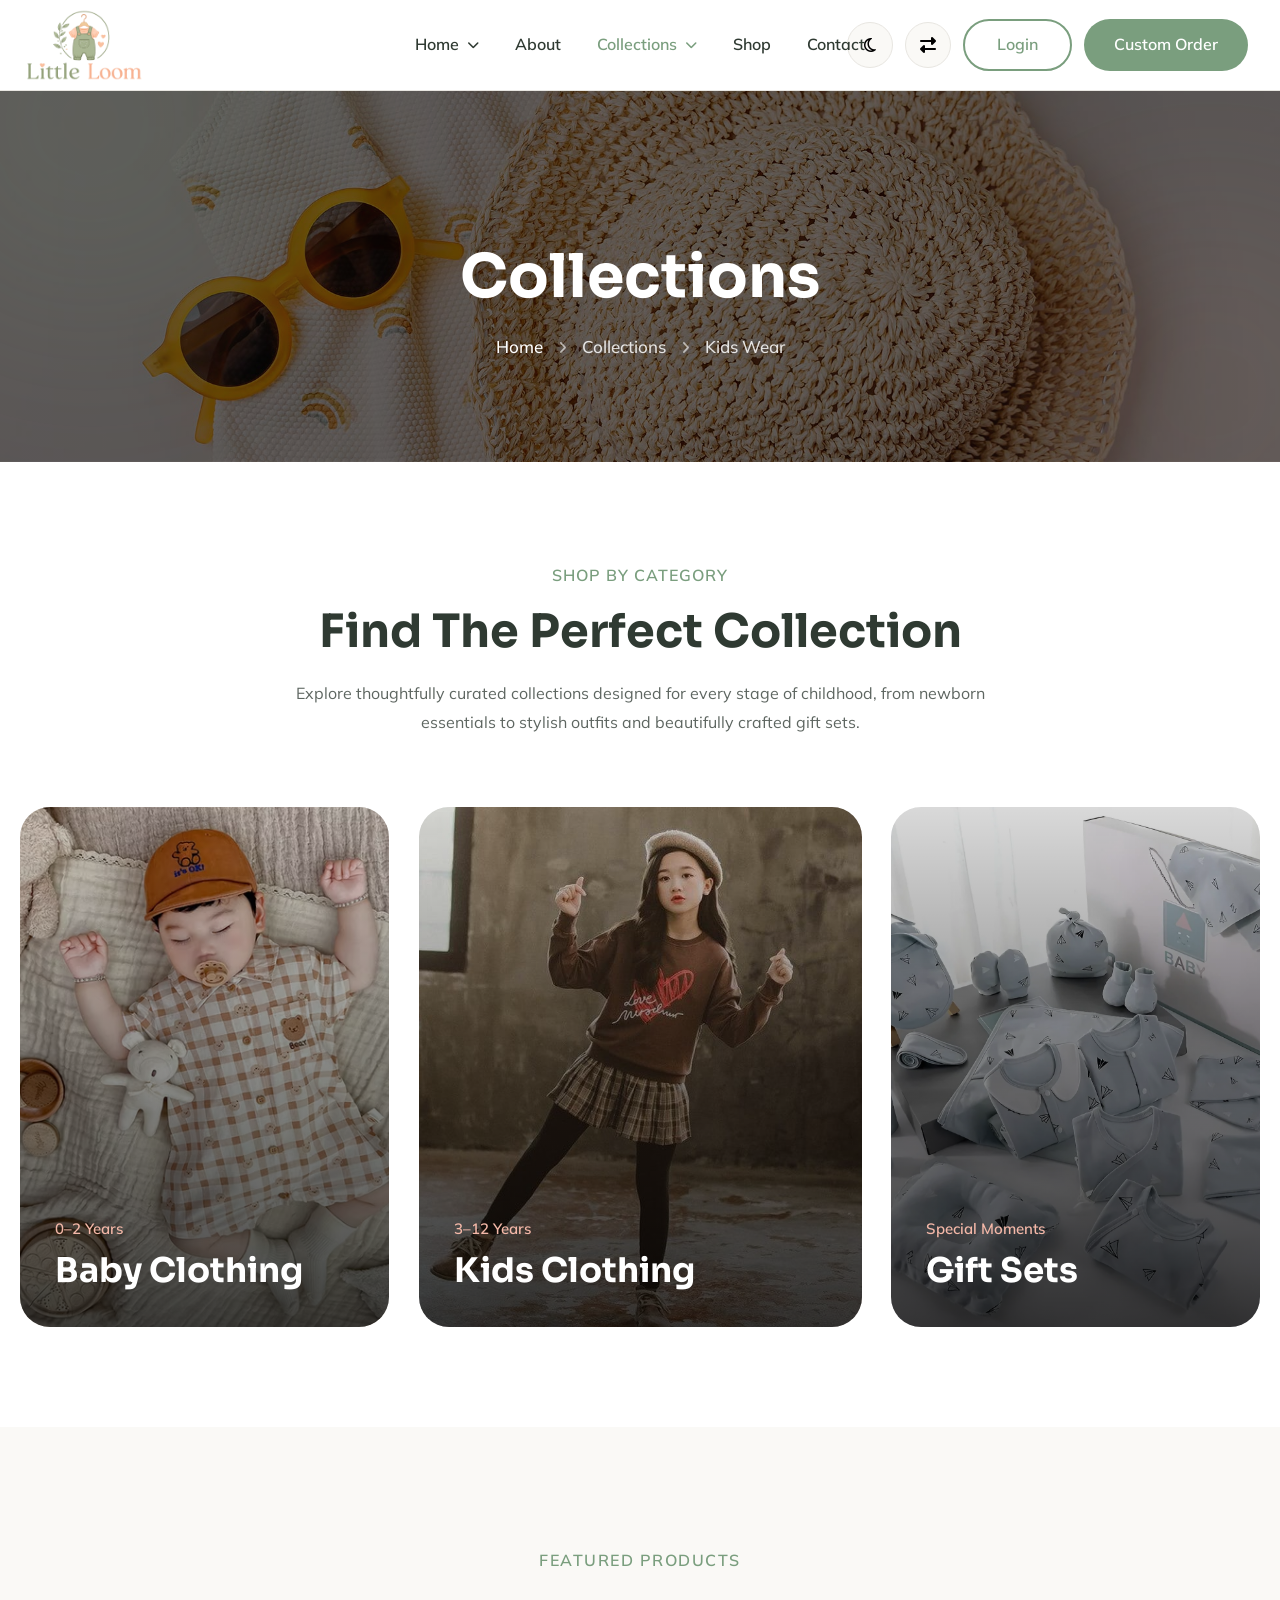
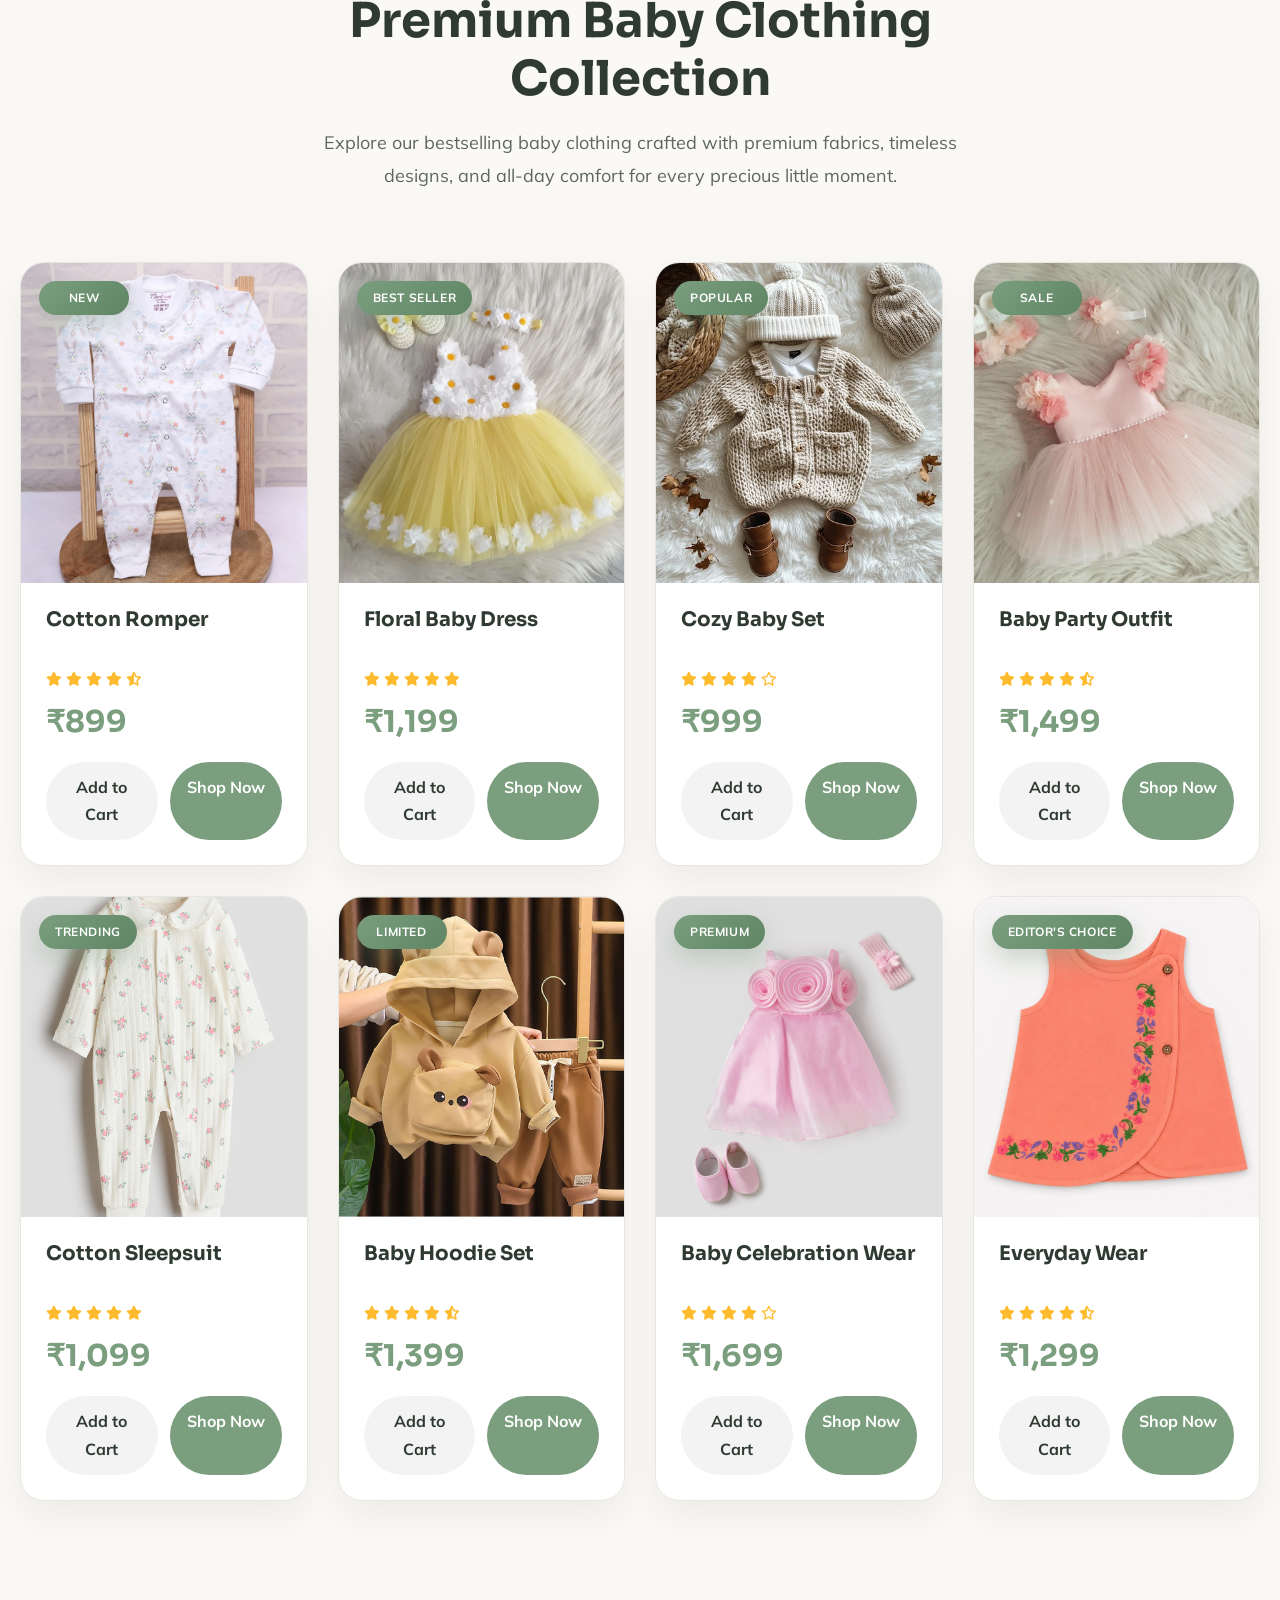
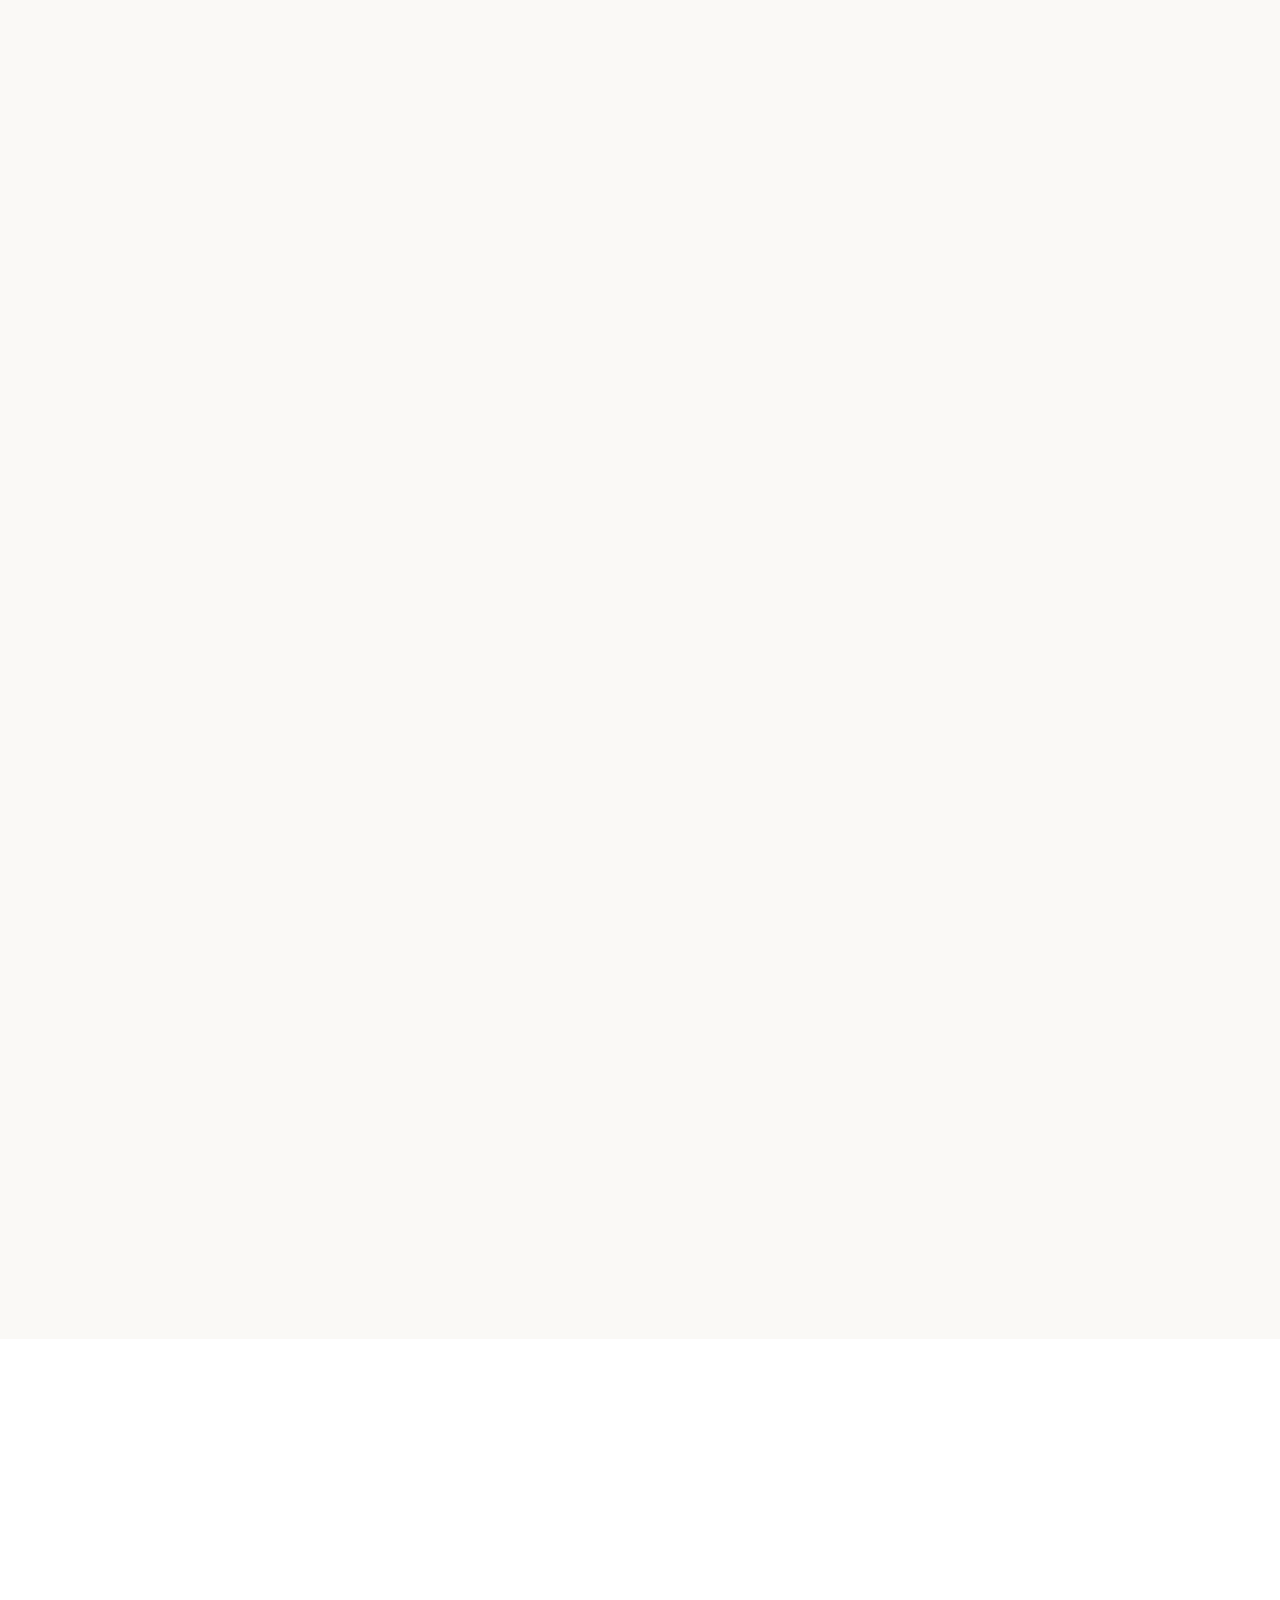
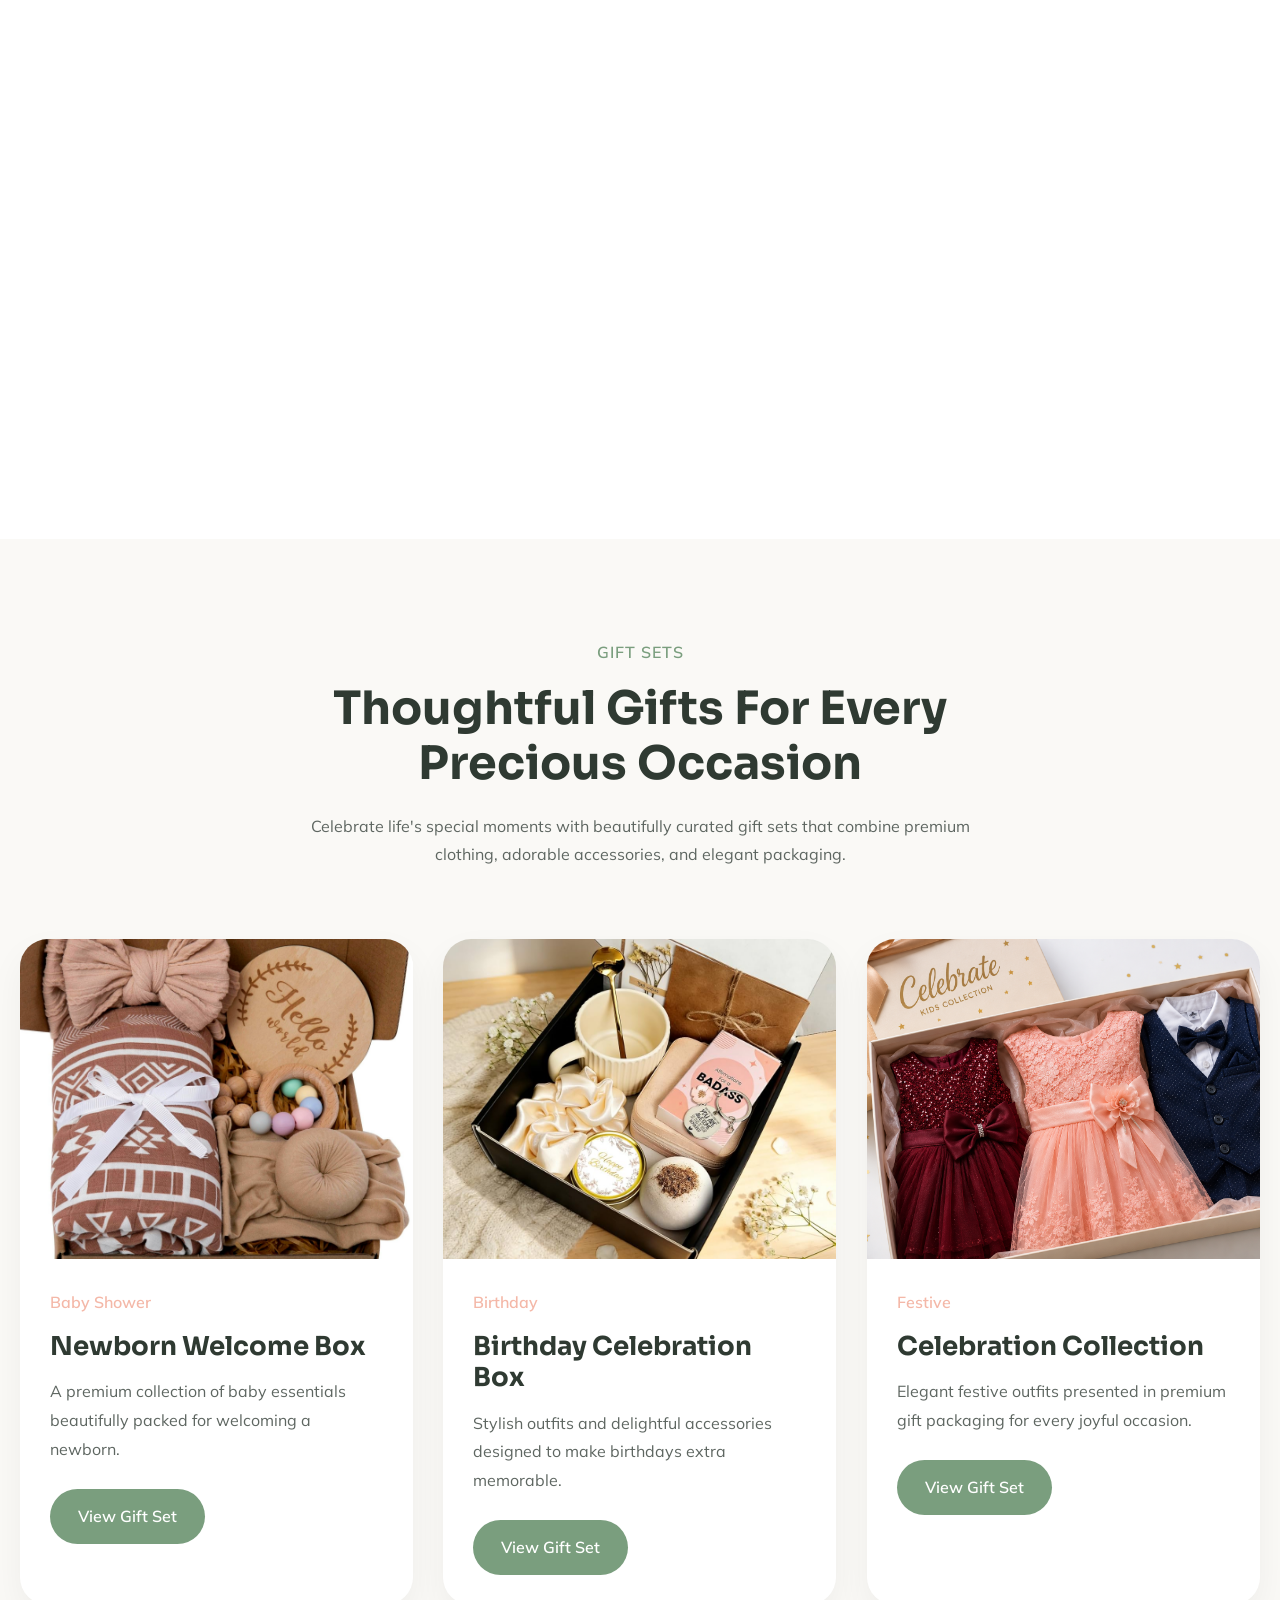
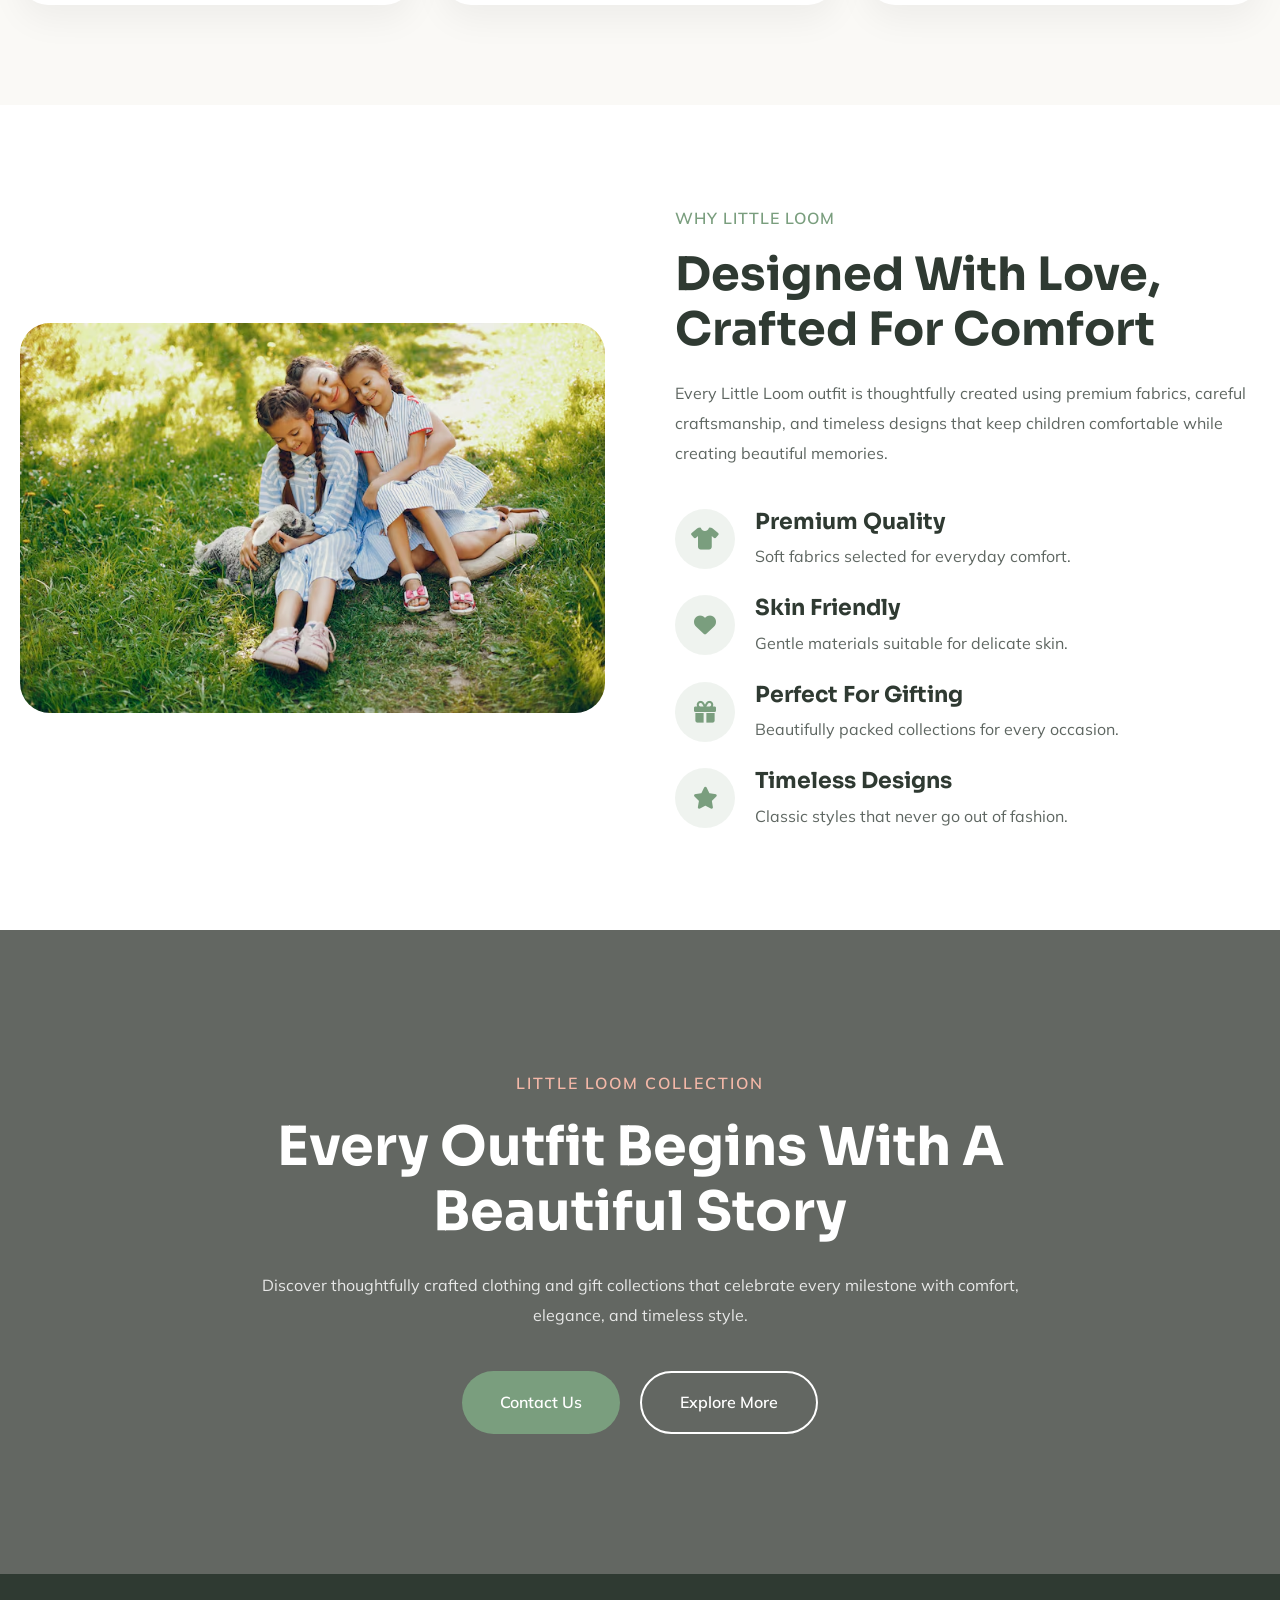
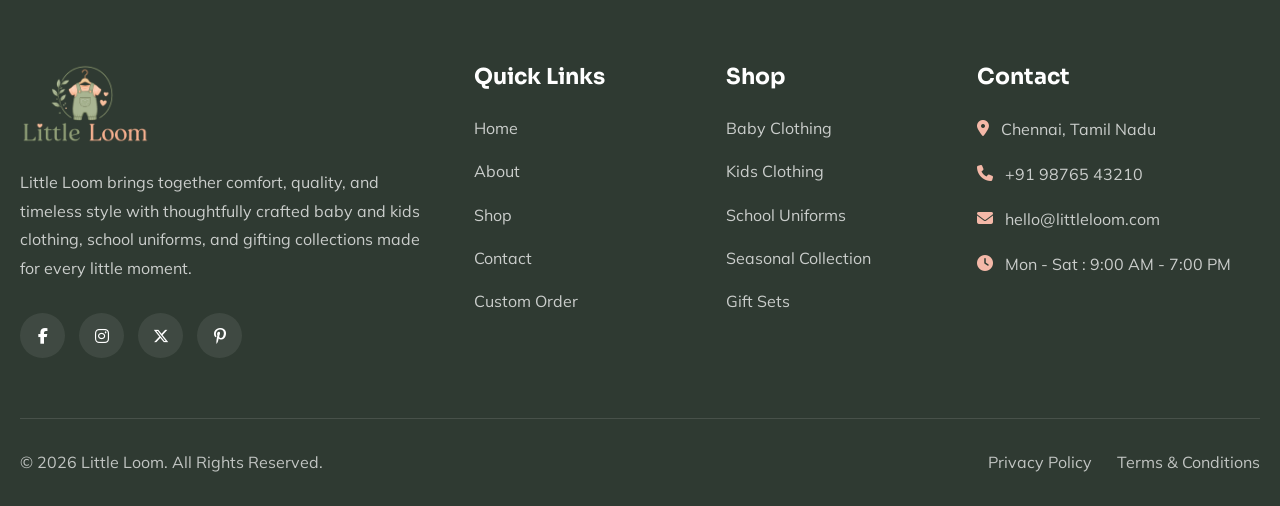
<file: kids-wear.html>
<!DOCTYPE html>
<html lang="en" dir="ltr">

<head>

    <!-- Basic Meta -->
    <meta charset="UTF-8">
    <meta name="viewport" content="width=device-width, initial-scale=1.0">
    <meta name="description"
        content="Little Loom is a premium baby and kids clothing store offering stylish outfits, school uniforms, seasonal collections, gift sets, and custom order solutions with comfort and quality.">
    <meta name="keywords"
        content="Little Loom, Baby Clothing, Kids Fashion, School Uniforms, Gift Sets, Children's Clothing, Custom Orders">
    <meta name="author" content="Little Loom">

    <!-- Title -->
    <title>Little Loom</title>

    <!-- Favicon -->
    <link rel="icon" type="image/png" href="images/favicon.png">

    <!-- Google Fonts -->
    <link rel="preconnect" href="https://fonts.googleapis.com">
    <link rel="preconnect" href="https://fonts.gstatic.com" crossorigin>
    <link
        href="https://fonts.googleapis.com/css2?family=Mulish:wght@300;400;500;600;700;800&family=Sora:wght@400;500;600;700;800&display=swap"
        rel="stylesheet">

    <!-- Font Awesome -->
    <link rel="stylesheet" href="https://cdnjs.cloudflare.com/ajax/libs/font-awesome/6.7.2/css/all.min.css">

    <!-- CSS -->
    <link rel="stylesheet" href="css/style.css">

</head>

<body>

    <header class="header">

        <div class="container">

            <nav class="navbar">

                <!-- Logo -->

                <a href="index.html" class="logo">
                    <img src="images/logo.png" alt="Little Loom">
                </a>

                <button class="nav-toggle" type="button" aria-label="Toggle navigation" aria-expanded="false"
                    aria-controls="primaryNavigation">
                    <span></span>
                    <span></span>
                    <span></span>
                </button>

                <!-- Navigation -->

                <div class="nav-panel">

                    <button class="nav-close" type="button" aria-label="Close Menu">
                        <i class="fa-solid fa-xmark"></i>
                    </button>


                    <ul class="nav-menu" id="primaryNavigation">

                        <li class="dropdown">
                            <a href="index.html" class="nav-link dropdown-toggle" aria-haspopup="true"
                                aria-expanded="false">
                                Home
                                <i class="fa-solid fa-chevron-down"></i>
                            </a>

                            <ul class="dropdown-menu">
                                <li><a href="index.html">Home 1</a></li>
                                <li><a href="home-2.html">Home 2</a></li>
                            </ul>
                        </li>

                        <li>
                            <a href="about.html">About</a>
                        </li>

                        <li class="dropdown">

                            <button type="button" class="nav-link dropdown-toggle" aria-haspopup="true"
                                aria-expanded="false">
                                Collections
                                <i class="fa-solid fa-chevron-down"></i>
                            </button>

                            <ul class="dropdown-menu">
                                <li><a href="kids-wear.html">kids Wear</a></li>
                                <li><a href="school.html">School Uniforms</a></li>
                                <li><a href="season.html">Seasonal Collection</a></li>
                                <li><a href="size.html">Size Guide</a></li>
                            </ul>

                        </li>

                        <li>
                            <a href="shop.html">Shop</a>
                        </li>

                        <li>
                            <a href="contact.html">Contact</a>
                        </li>

                    </ul>

                    <!-- Right Side -->

                    <div class="nav-right">

                        <button class="theme-toggle">
                            <i class="fa-regular fa-moon"></i>
                        </button>

                        <button class="rtl-toggle">
                            <i class="fa-solid fa-globe"></i>
                        </button>

                        <a href="login.html" class="secondary-btn">
                            Login
                        </a>

                        <a href="custom-order.html" class="primary-btn">
                            Custom Order
                        </a>

                    </div>

                </div>

                <div class="nav-overlay" aria-hidden="true"></div>

            </nav>

        </div>

    </header>




    <!--=====================================
        Inner Banner Start
======================================-->

    <section class="page-banner kids-banner">

        <div class="container">

            <div class="page-banner-content">

                <h1>Collections</h1>

                <ul>

                    <li>
                        <a href="index.html">Home</a>
                    </li>

                    <li>
                        <i class="fa-solid fa-angle-right"></i>
                    </li>

                    <li>Collections</li>

                    <li>
                        <i class="fa-solid fa-angle-right"></i>
                    </li>

                    <li>Kids Wear</li>

                </ul>

            </div>

        </div>

    </section>

    <!--=====================================
        Inner Banner End
======================================-->



    <!--=====================================
        Kids Wear Category Section Start
======================================-->

    <section class="kidswear-category-section">

        <div class="container">

            <div class="kidswear-category-header">

                <span class="kidswear-category-subtitle">
                    Shop By Category
                </span>

                <h2 class="kidswear-category-title">
                    Find The Perfect Collection
                </h2>

                <p class="kidswear-category-description">
                    Explore thoughtfully curated collections designed for every stage of childhood, from newborn
                    essentials to stylish outfits and beautifully crafted gift sets.
                </p>

            </div>

            <div class="kidswear-category-grid">

                <!-- Card 1 -->

                <a href="#baby-clothing" class="kidswear-category-card">

                    <img src="images/kids-category-1.jpg" alt="Baby Clothing">

                    <div class="kidswear-category-overlay">

                        <span>0–2 Years</span>

                        <h3>Baby Clothing</h3>

                    </div>

                </a>

                <!-- Card 2 -->

                <a href="#kids-clothing" class="kidswear-category-card ">

                    <img src="images/kids-category-2.jpg" alt="Kids Clothing">

                    <div class="kidswear-category-overlay">

                        <span>3–12 Years</span>

                        <h3>Kids Clothing</h3>

                    </div>

                </a>

                <!-- Card 3 -->

                <a href="#gift-sets" class="kidswear-category-card">

                    <img src="images/kids-category-3.jpg" alt="Gift Sets">

                    <div class="kidswear-category-overlay">

                        <span>Special Moments</span>

                        <h3>Gift Sets</h3>

                    </div>

                </a>

            </div>

        </div>

    </section>

    <!--=====================================
        Kids Wear Category Section End
======================================-->

    <section class="babywear-products-section">

        <div class="container">

            <div class="section-title">

                <span class="section-subtitle">
                    Featured Products
                </span>

                <h2>
                    Premium Baby Clothing Collection
                </h2>

                <p>
                    Explore our bestselling baby clothing crafted with premium fabrics, timeless designs, and all-day
                    comfort for every precious little moment.
                </p>

            </div>

            <div class="babywear-products">

                <!--==========================
    Product 1
===========================-->

                <div class="babywear-product-item">

                    <div class="babywear-product-image">

                        <img src="images/k1.jpg" alt="Premium Cotton Romper">

                        <span class="babywear-badge">New</span>

                    </div>

                    <div class="babywear-product-content">

                        <h3>Cotton Romper</h3>

                        <div class="babywear-rating">
                            <i class="fa-solid fa-star"></i>
                            <i class="fa-solid fa-star"></i>
                            <i class="fa-solid fa-star"></i>
                            <i class="fa-solid fa-star"></i>
                            <i class="fa-solid fa-star-half-stroke"></i>
                        </div>

                        <h4>₹899</h4>

                        <div class="babywear-buttons">
                            <a href="shop.html" class="babywear-cart-btn">Add to Cart</a>
                            <a href="shop.html" class="babywear-shop-btn">Shop Now</a>
                        </div>

                    </div>

                </div>

                <!-- Product 2 -->

                <div class="babywear-product-item">

                    <div class="babywear-product-image">

                        <img src="images/k2.jpg" alt="Floral Baby Dress">

                        <span class="babywear-badge">Best Seller</span>

                    </div>

                    <div class="babywear-product-content">

                        <h3>Floral Baby Dress</h3>

                        <div class="babywear-rating">
                            <i class="fa-solid fa-star"></i>
                            <i class="fa-solid fa-star"></i>
                            <i class="fa-solid fa-star"></i>
                            <i class="fa-solid fa-star"></i>
                            <i class="fa-solid fa-star"></i>
                        </div>

                        <h4>₹1,199</h4>

                        <div class="babywear-buttons">
                            <a href="shop.html" class="babywear-cart-btn">Add to Cart</a>
                            <a href="shop.html" class="babywear-shop-btn">Shop Now</a>
                        </div>

                    </div>

                </div>

                <!-- Product 3 -->

                <div class="babywear-product-item">

                    <div class="babywear-product-image">

                        <img src="images/k3.jpg" alt="Cozy Baby Set">

                        <span class="babywear-badge">Popular</span>

                    </div>

                    <div class="babywear-product-content">

                        <h3>Cozy Baby Set</h3>

                        <div class="babywear-rating">
                            <i class="fa-solid fa-star"></i>
                            <i class="fa-solid fa-star"></i>
                            <i class="fa-solid fa-star"></i>
                            <i class="fa-solid fa-star"></i>
                            <i class="fa-regular fa-star"></i>
                        </div>

                        <h4>₹999</h4>

                        <div class="babywear-buttons">
                            <a href="shop.html" class="babywear-cart-btn">Add to Cart</a>
                            <a href="shop.html" class="babywear-shop-btn">Shop Now</a>
                        </div>

                    </div>

                </div>

                <!-- Product 4 -->

                <div class="babywear-product-item">

                    <div class="babywear-product-image">

                        <img src="images/k4.jpg" alt="Baby Party Outfit">

                        <span class="babywear-badge">Sale</span>

                    </div>

                    <div class="babywear-product-content">

                        <h3>Baby Party Outfit</h3>

                        <div class="babywear-rating">
                            <i class="fa-solid fa-star"></i>
                            <i class="fa-solid fa-star"></i>
                            <i class="fa-solid fa-star"></i>
                            <i class="fa-solid fa-star"></i>
                            <i class="fa-solid fa-star-half-stroke"></i>
                        </div>

                        <h4>₹1,499</h4>

                        <div class="babywear-buttons">
                            <a href="shop.html" class="babywear-cart-btn">Add to Cart</a>
                            <a href="shop.html" class="babywear-shop-btn">Shop Now</a>
                        </div>

                    </div>

                </div>

                <!-- Product 5 -->

                <div class="babywear-product-item">

                    <div class="babywear-product-image">

                        <img src="images/k5.jpg" alt="Organic Sleepsuit">

                        <span class="babywear-badge">Trending</span>

                    </div>

                    <div class="babywear-product-content">

                        <h3>Cotton Sleepsuit</h3>

                        <div class="babywear-rating">
                            <i class="fa-solid fa-star"></i>
                            <i class="fa-solid fa-star"></i>
                            <i class="fa-solid fa-star"></i>
                            <i class="fa-solid fa-star"></i>
                            <i class="fa-solid fa-star"></i>
                        </div>

                        <h4>₹1,099</h4>

                        <div class="babywear-buttons">
                            <a href="shop.html" class="babywear-cart-btn">Add to Cart</a>
                            <a href="shop.html" class="babywear-shop-btn">Shop Now</a>
                        </div>

                    </div>

                </div>

                <!-- Product 6 -->

                <div class="babywear-product-item">

                    <div class="babywear-product-image">

                        <img src="images/k6.jpg" alt="Baby Hoodie Set">

                        <span class="babywear-badge">Limited</span>

                    </div>

                    <div class="babywear-product-content">

                        <h3>Baby Hoodie Set</h3>

                        <div class="babywear-rating">
                            <i class="fa-solid fa-star"></i>
                            <i class="fa-solid fa-star"></i>
                            <i class="fa-solid fa-star"></i>
                            <i class="fa-solid fa-star"></i>
                            <i class="fa-solid fa-star-half-stroke"></i>
                        </div>

                        <h4>₹1,399</h4>

                        <div class="babywear-buttons">
                            <a href="shop.html" class="babywear-cart-btn">Add to Cart</a>
                            <a href="shop.html" class="babywear-shop-btn">Shop Now</a>
                        </div>

                    </div>

                </div>

                <!-- Product 7 -->

                <div class="babywear-product-item">

                    <div class="babywear-product-image">

                        <img src="images/k7.jpg" alt="Baby Celebration Wear">

                        <span class="babywear-badge">Premium</span>

                    </div>

                    <div class="babywear-product-content">

                        <h3>Baby Celebration Wear</h3>

                        <div class="babywear-rating">
                            <i class="fa-solid fa-star"></i>
                            <i class="fa-solid fa-star"></i>
                            <i class="fa-solid fa-star"></i>
                            <i class="fa-solid fa-star"></i>
                            <i class="fa-regular fa-star"></i>
                        </div>

                        <h4>₹1,699</h4>

                        <div class="babywear-buttons">
                            <a href="shop.html" class="babywear-cart-btn">Add to Cart</a>
                            <a href="shop.html" class="babywear-shop-btn">Shop Now</a>
                        </div>

                    </div>

                </div>

                <!-- Product 8 -->

                <div class="babywear-product-item">

                    <div class="babywear-product-image">

                        <img src="images/k8.jpg" alt="Everyday Baby Essentials">

                        <span class="babywear-badge">Editor's Choice</span>

                    </div>

                    <div class="babywear-product-content">

                        <h3>Everyday Wear</h3>

                        <div class="babywear-rating">
                            <i class="fa-solid fa-star"></i>
                            <i class="fa-solid fa-star"></i>
                            <i class="fa-solid fa-star"></i>
                            <i class="fa-solid fa-star"></i>
                            <i class="fa-solid fa-star-half-stroke"></i>
                        </div>

                        <h4>₹1,299</h4>

                        <div class="babywear-buttons">
                            <a href="shop.html" class="babywear-cart-btn">Add to Cart</a>
                            <a href="shop.html" class="babywear-shop-btn">Shop Now</a>
                        </div>

                    </div>

                </div>

            </div>

        </div>

    </section>

    <!--=====================================
        Baby Clothing Section Start
======================================-->

    <section class="babywear-showcase-section" id="baby-clothing">

        <div class="container">

            <div class="babywear-showcase-header">

                <span class="babywear-showcase-subtitle">
                    Baby Clothing
                </span>

                <h2 class="babywear-showcase-title">
                    Gentle Comfort For Every Little Beginning
                </h2>

                <p class="babywear-showcase-description">
                    Discover our soft and breathable baby clothing collection, thoughtfully crafted to keep your little
                    one comfortable through every precious milestone.
                </p>

            </div>

            <div class="babywear-showcase-grid">

                <!-- Featured Card -->

                <div class="babywear-feature-card">

                    <img src="images/babywear-1.jpg" alt="Baby Romper">

                    <div class="babywear-card-content">

                        <span>Featured Collection</span>

                        <h3>Premium Cotton Rompers</h3>

                        <a href="shop-details.html" class="babywear-card-button">
                            View Collection
                        </a>

                    </div>

                </div>

                <!-- Product -->

                <div class="babywear-product-card">

                    <img src="images/babywear-2.jpg" alt="Baby Dress">

                    <h3>Soft Floral Dress</h3>

                </div>

                <div class="babywear-product-card">

                    <img src="images/babywear-3.jpg" alt="Baby Set">

                    <h3>Newborn Essentials</h3>

                </div>

                <div class="babywear-product-card">

                    <img src="images/babywear-4.jpg" alt="Baby Outfit">

                    <h3>Cozy Cotton Outfit</h3>

                </div>

                <div class="babywear-product-card">

                    <img src="images/babywear-5.jpg" alt="Baby Wear">

                    <h3>Everyday Baby Wear</h3>

                </div>

            </div>

        </div>

    </section>

    <!--=====================================
        Baby Clothing Section End
======================================-->

    <!--=====================================
        Kids Clothing Section Start
======================================-->

    <section class="kids-fashion-section" id="kids-clothing">

        <div class="container">

            <div class="kids-fashion-wrapper">

                <div class="kids-fashion-content">

                    <span class="kids-fashion-subtitle">
                        Kids Clothing
                    </span>

                    <h2 class="kids-fashion-title">
                        Stylish Outfits For Every Adventure
                    </h2>

                    <p class="kids-fashion-description">
                        From playful everyday wear to outfits for special occasions, our kids' collection is designed to
                        combine comfort, confidence, and timeless style for every growing child.
                    </p>

                    <div class="kids-fashion-features">

                        <div class="kids-fashion-feature-item">
                            <i class="fa-solid fa-check"></i>
                            <span>Premium Cotton Fabrics</span>
                        </div>

                        <div class="kids-fashion-feature-item">
                            <i class="fa-solid fa-check"></i>
                            <span>Comfortable Everyday Wear</span>
                        </div>

                        <div class="kids-fashion-feature-item">
                            <i class="fa-solid fa-check"></i>
                            <span>Perfect For Every Occasion</span>
                        </div>

                    </div>

                    <a href="shop-details.html" class="kids-fashion-button">
                        Explore Collection
                    </a>

                </div>

                <div class="kids-fashion-gallery">

                    <div class="kids-fashion-large-image">

                        <img src="images/kids-fashion-1.jpg" alt="Kids Fashion">

                    </div>

                    <div class="kids-fashion-small-images">

                        <img src="images/kids-fashion-2.jpg" alt="Kids Outfit">

                        <img src="images/kids-fashion-3.jpg" alt="Kids Collection">

                    </div>

                </div>

            </div>

        </div>

    </section>

    <!--=====================================
        Kids Clothing Section End
======================================-->

    <!--=====================================
        Gift Sets Section Start
======================================-->

    <section class="giftset-showcase-section" id="gift-sets">

        <div class="container">

            <div class="giftset-showcase-header">

                <span class="giftset-showcase-subtitle">
                    Gift Sets
                </span>

                <h2 class="giftset-showcase-title">
                    Thoughtful Gifts For Every Precious Occasion
                </h2>

                <p class="giftset-showcase-description">
                    Celebrate life's special moments with beautifully curated gift sets that combine premium clothing,
                    adorable accessories, and elegant packaging.
                </p>

            </div>

            <div class="giftset-showcase-grid">

                <div class="giftset-showcase-card">

                    <div class="giftset-showcase-image">

                        <img src="images/giftset-1.jpg" alt="Baby Gift Box">

                    </div>

                    <div class="giftset-showcase-content">

                        <span>Baby Shower</span>

                        <h3>Newborn Welcome Box</h3>

                        <p>
                            A premium collection of baby essentials beautifully packed for welcoming a newborn.
                        </p>

                        <a href="shop-details.html" class="giftset-showcase-button">
                            View Gift Set
                        </a>

                    </div>

                </div>

                <div class="giftset-showcase-card">

                    <div class="giftset-showcase-image">

                        <img src="images/giftset-2.jpg" alt="Birthday Gift">

                    </div>

                    <div class="giftset-showcase-content">

                        <span>Birthday</span>

                        <h3>Birthday Celebration Box</h3>

                        <p>
                            Stylish outfits and delightful accessories designed to make birthdays extra memorable.
                        </p>

                        <a href="shop-details.html" class="giftset-showcase-button">
                            View Gift Set
                        </a>

                    </div>

                </div>

                <div class="giftset-showcase-card">

                    <div class="giftset-showcase-image">

                        <img src="images/giftset-3.jpg" alt="Festive Gift">

                    </div>

                    <div class="giftset-showcase-content">

                        <span>Festive</span>

                        <h3>Celebration Collection</h3>

                        <p>
                            Elegant festive outfits presented in premium gift packaging for every joyful occasion.
                        </p>

                        <a href="shop-details.html" class="giftset-showcase-button">
                            View Gift Set
                        </a>

                    </div>

                </div>

            </div>

        </div>

    </section>

    <!--=====================================
        Gift Sets Section End
======================================-->

    <!--=====================================
        Why Choose Little Loom Section Start
======================================-->

    <section class="littleloom-trust-section">

        <div class="container">

            <div class="littleloom-trust-wrapper">

                <div class="littleloom-trust-image">

                    <img src="images/littleloom-trust.jpg" alt="Happy Kids Wearing Little Loom">

                </div>

                <div class="littleloom-trust-content">

                    <span class="littleloom-trust-subtitle">
                        Why Little Loom
                    </span>

                    <h2 class="littleloom-trust-title">
                        Designed With Love, Crafted For Comfort
                    </h2>

                    <p class="littleloom-trust-description">
                        Every Little Loom outfit is thoughtfully created using premium fabrics, careful craftsmanship,
                        and timeless designs that keep children comfortable while creating beautiful memories.
                    </p>

                    <div class="littleloom-trust-list">

                        <div class="littleloom-trust-item">

                            <i class="fa-solid fa-shirt"></i>

                            <div>

                                <h4>Premium Quality</h4>

                                <p>Soft fabrics selected for everyday comfort.</p>

                            </div>

                        </div>

                        <div class="littleloom-trust-item">

                            <i class="fa-solid fa-heart"></i>

                            <div>

                                <h4>Skin Friendly</h4>

                                <p>Gentle materials suitable for delicate skin.</p>

                            </div>

                        </div>

                        <div class="littleloom-trust-item">

                            <i class="fa-solid fa-gift"></i>

                            <div>

                                <h4>Perfect For Gifting</h4>

                                <p>Beautifully packed collections for every occasion.</p>

                            </div>

                        </div>

                        <div class="littleloom-trust-item">

                            <i class="fa-solid fa-star"></i>

                            <div>

                                <h4>Timeless Designs</h4>

                                <p>Classic styles that never go out of fashion.</p>

                            </div>

                        </div>

                    </div>

                </div>

            </div>

        </div>

    </section>

    <!--=====================================
        Why Choose Little Loom Section End
======================================-->

    <!--=====================================
        Kids Wear CTA Section Start
======================================-->

    <section class="kidswear-final-cta-section">

        <div class="kidswear-final-cta-overlay">

            <div class="container">

                <div class="kidswear-final-cta-content">

                    <span class="kidswear-final-cta-subtitle">
                        Little Loom Collection
                    </span>

                    <h2 class="kidswear-final-cta-title">
                        Every Outfit Begins With A Beautiful Story
                    </h2>

                    <p class="kidswear-final-cta-description">
                        Discover thoughtfully crafted clothing and gift collections that celebrate every milestone with
                        comfort, elegance, and timeless style.
                    </p>

                    <div class="kidswear-final-cta-buttons">

                        <a href="contact.html" class="kidswear-final-cta-primary-btn">
                            Contact Us
                        </a>

                        <a href="shop.html" class="kidswear-final-cta-secondary-btn">
                            Explore More
                        </a>

                    </div>

                </div>

            </div>

        </div>

    </section>

    <!--=====================================
        Kids Wear CTA Section End
======================================-->


    <!--=====================================
            Footer Start
======================================-->

    <footer class="footer">

        <div class="container">

            <div class="footer-wrapper">

                <!-- Footer Logo -->

                <div class="footer-column">

                    <a href="index.html" class="footer-logo">
                        <img src="images/logo.png" alt="Little Loom">
                    </a>

                    <p>
                        Little Loom brings together comfort, quality, and timeless style with thoughtfully crafted baby
                        and kids clothing, school uniforms, and gifting collections made for every little moment.
                    </p>

                    <div class="footer-social">

                        <a href="#"><i class="fa-brands fa-facebook-f"></i></a>

                        <a href="#"><i class="fa-brands fa-instagram"></i></a>

                        <a href="#"><i class="fa-brands fa-x-twitter"></i></a>

                        <a href="#"><i class="fa-brands fa-pinterest-p"></i></a>

                    </div>

                </div>

                <!-- Quick Links -->

                <div class="footer-column">

                    <h4>Quick Links</h4>

                    <ul>

                        <li><a href="#">Home</a></li>

                        <li><a href="#">About</a></li>

                        <li><a href="#">Shop</a></li>

                        <li><a href="#">Contact</a></li>

                        <li><a href="#">Custom Order</a></li>

                    </ul>

                </div>

                <!-- Shop -->

                <div class="footer-column">

                    <h4>Shop</h4>

                    <ul>

                        <li><a href="#">Baby Clothing</a></li>

                        <li><a href="#">Kids Clothing</a></li>

                        <li><a href="#">School Uniforms</a></li>

                        <li><a href="#">Seasonal Collection</a></li>

                        <li><a href="#">Gift Sets</a></li>

                    </ul>

                </div>

                <!-- Contact -->

                <div class="footer-column">

                    <h4>Contact</h4>

                    <ul class="footer-contact">

                        <li>
                            <i class="fa-solid fa-location-dot"></i>
                            Chennai, Tamil Nadu
                        </li>

                        <li>
                            <i class="fa-solid fa-phone"></i>
                            +91 98765 43210
                        </li>

                        <li>
                            <i class="fa-solid fa-envelope"></i>
                            hello@littleloom.com
                        </li>

                        <li>
                            <i class="fa-solid fa-clock"></i>
                            Mon - Sat : 9:00 AM - 7:00 PM
                        </li>

                    </ul>

                </div>

            </div>

            <div class="footer-bottom">

                <p>
                    © 2026 Little Loom. All Rights Reserved.
                </p>

                <div class="footer-links">

                    <a href="#">Privacy Policy</a>

                    <a href="#">Terms & Conditions</a>

                </div>

            </div>

        </div>

    </footer>

    <!--=====================================
            Footer End
======================================-->

    <!--=====================================
        Scroll To Top Start
======================================-->

    <button class="scroll-top-btn">

        <i class="fa-solid fa-arrow-up"></i>

    </button>

    <!--=====================================
        Scroll To Top End
======================================-->


    <script src="js/main.js"></script>
</body>

</html>
</file>
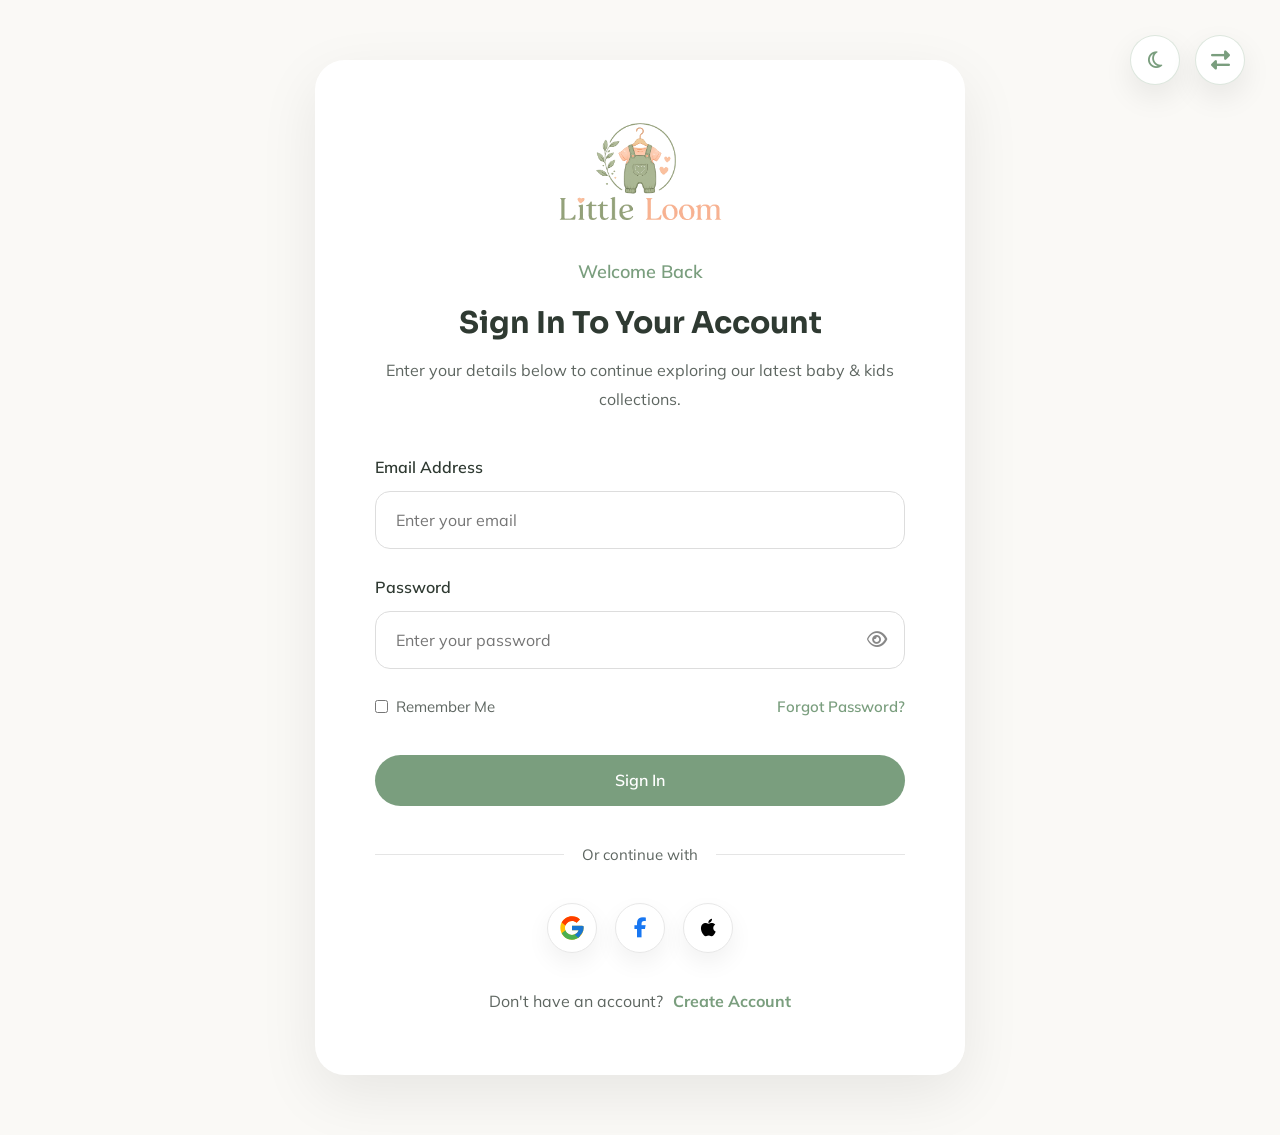
<file: login.html>
<!DOCTYPE html>
<html lang="en" dir="ltr">

<head>

    <!-- Basic Meta -->
    <meta charset="UTF-8">
    <meta name="viewport" content="width=device-width, initial-scale=1.0">
    <meta name="description"
        content="Little Loom is a premium baby and kids clothing store offering stylish outfits, school uniforms, seasonal collections, gift sets, and custom order solutions with comfort and quality.">
    <meta name="keywords"
        content="Little Loom, Baby Clothing, Kids Fashion, School Uniforms, Gift Sets, Children's Clothing, Custom Orders">
    <meta name="author" content="Little Loom">

    <!-- Title -->
    <title>Little Loom</title>

    <!-- Favicon -->
    <link rel="icon" type="image/png" href="images/favicon.png">

    <!-- Google Fonts -->
    <link rel="preconnect" href="https://fonts.googleapis.com">
    <link rel="preconnect" href="https://fonts.gstatic.com" crossorigin>
    <link
        href="https://fonts.googleapis.com/css2?family=Mulish:wght@300;400;500;600;700;800&family=Sora:wght@400;500;600;700;800&display=swap"
        rel="stylesheet">

    <!-- Font Awesome -->
    <link rel="stylesheet" href="https://cdnjs.cloudflare.com/ajax/libs/font-awesome/6.7.2/css/all.min.css">

    <!-- CSS -->
    <link rel="stylesheet" href="css/style.css">

</head>

<body>



    <section class="auth-page">

        <!-- Top Right Controls -->

        <div class="auth-controls">

            <button class="dark-mode-toggle" id="themeToggle">
                <i class="fa-solid fa-moon"></i>
            </button>

            <button class="rtl-toggle" id="rtlToggle">
                <i class="fa-solid fa-globe"></i>
            </button>

        </div>

        <div class="auth-card">

            <a href="index.html" class="auth-logo">

                <img src="images/logo.png" alt="Little Loom Logo">

            </a>

            <span class="auth-subtitle">

                Welcome Back

            </span>

            <h1>

                Sign In To Your Account

            </h1>

            <p>

                Enter your details below to continue exploring our latest baby & kids collections.

            </p>

            <form>

                <div class="auth-form-group">

                    <label>Email Address</label>

                    <input type="email" placeholder="Enter your email" required>

                </div>

                <div class="auth-form-group">

                    <label>Password</label>

                    <div class="auth-password-field">

                        <input type="password" id="loginPassword" placeholder="Enter your password" required>

                        <button type="button" class="auth-password-toggle" onclick="togglePassword('loginPassword', this)">

                            <i class="fa-regular fa-eye"></i>

                        </button>

                    </div>

                </div>

                <div class="auth-options">

                    <label>

                        <input type="checkbox">

                        Remember Me

                    </label>

                    <a href="#">

                        Forgot Password?

                    </a>

                </div>

                <button class="primary-btn">

                    Sign In

                </button>

            </form>

            <div class="auth-divider">

                <span>Or continue with</span>

            </div>


            <div class="social-login">

                <!-- Google -->

                <a href="#" class="social-btn google-btn">

                    <img src="images/google-logo.svg" alt="Google">

                </a>

                <!-- Facebook -->

                <a href="#" class="social-btn facebook-btn">

                    <i class="fa-brands fa-facebook-f"></i>

                </a>

                <!-- Apple -->

                <a href="#" class="social-btn apple-btn">

                    <i class="fa-brands fa-apple"></i>

                </a>

            </div>

            <div class="auth-footer">

                Don't have an account?

                <a href="register.html">

                    Create Account

                </a>

            </div>

        </div>

    </section>


    <script src="js/main.js"></script>
</body>

</html>
</file>
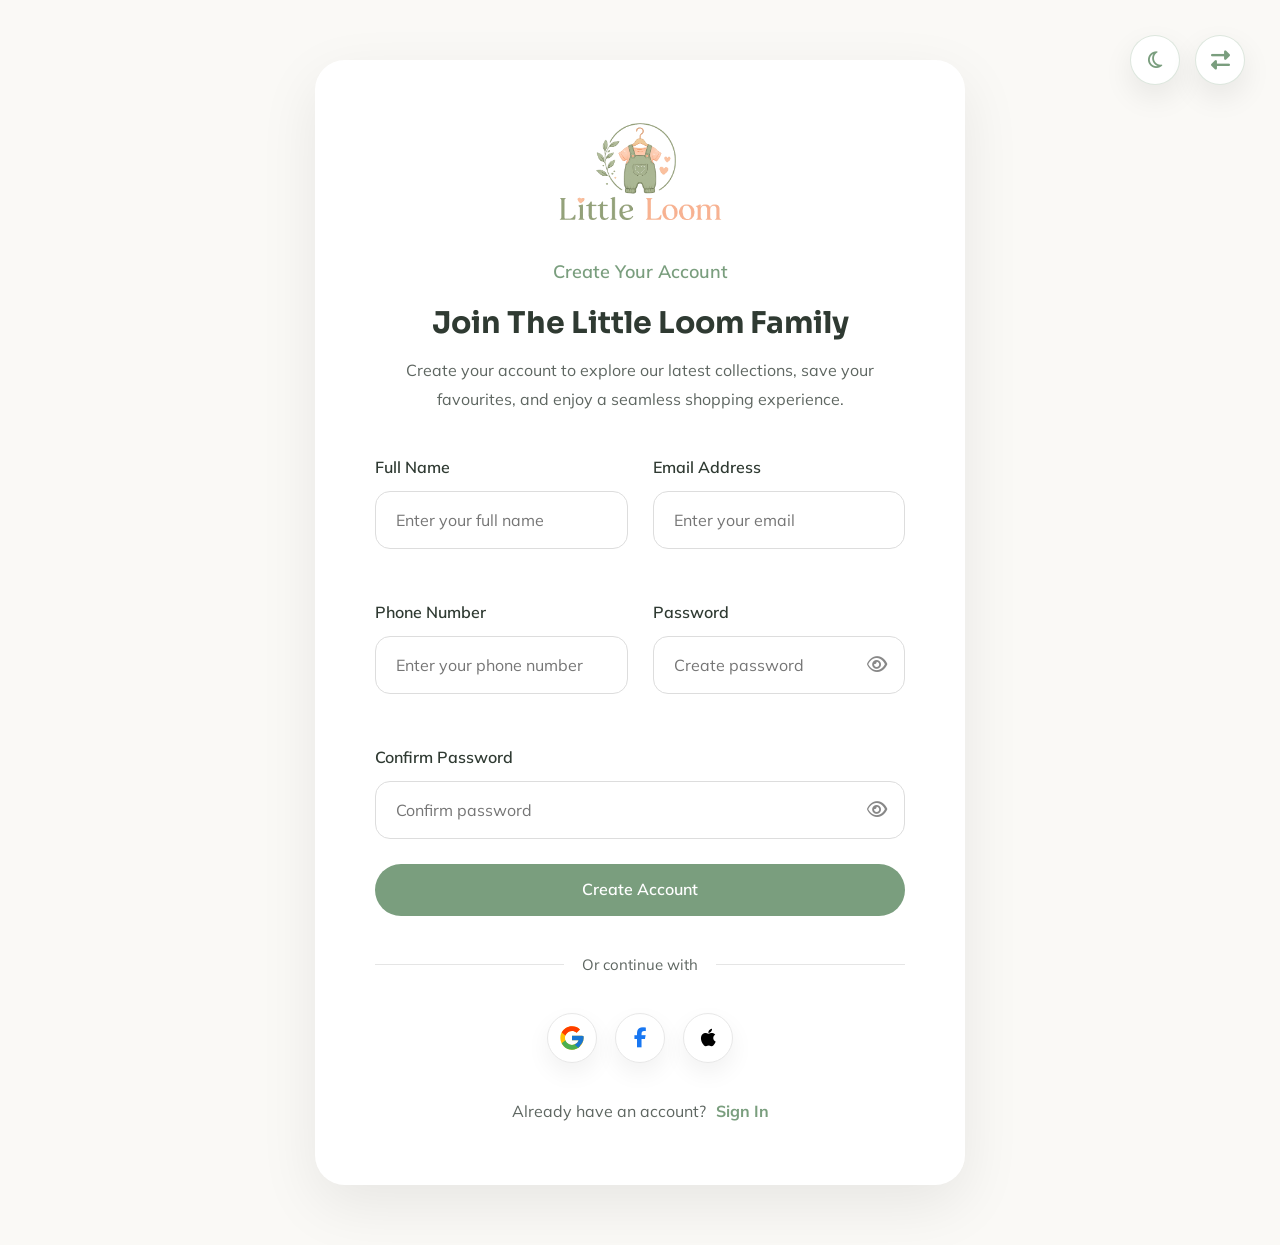
<file: register.html>
<!DOCTYPE html>
<html lang="en" dir="ltr">

<head>

    <!-- Basic Meta -->
    <meta charset="UTF-8">
    <meta name="viewport" content="width=device-width, initial-scale=1.0">
    <meta name="description"
        content="Little Loom is a premium baby and kids clothing store offering stylish outfits, school uniforms, seasonal collections, gift sets, and custom order solutions with comfort and quality.">
    <meta name="keywords"
        content="Little Loom, Baby Clothing, Kids Fashion, School Uniforms, Gift Sets, Children's Clothing, Custom Orders">
    <meta name="author" content="Little Loom">

    <!-- Title -->
    <title>Little Loom</title>

    <!-- Favicon -->
    <link rel="icon" type="image/png" href="images/favicon.png">

    <!-- Google Fonts -->
    <link rel="preconnect" href="https://fonts.googleapis.com">
    <link rel="preconnect" href="https://fonts.gstatic.com" crossorigin>
    <link
        href="https://fonts.googleapis.com/css2?family=Mulish:wght@300;400;500;600;700;800&family=Sora:wght@400;500;600;700;800&display=swap"
        rel="stylesheet">

    <!-- Font Awesome -->
    <link rel="stylesheet" href="https://cdnjs.cloudflare.com/ajax/libs/font-awesome/6.7.2/css/all.min.css">

    <!-- CSS -->
    <link rel="stylesheet" href="css/style.css">

</head>

<body>

    <section class="auth-page">

        <!--=====================================
                Top Controls
        ======================================-->

        <div class="auth-controls">

            <button class="dark-mode-toggle" id="themeToggle">

                <i class="fa-solid fa-moon"></i>

            </button>

            <button class="rtl-toggle" id="rtlToggle">

                <i class="fa-solid fa-globe"></i>

            </button>

        </div>

        <!--=====================================
                Register Card
        ======================================-->

        <div class="auth-card">

            <div class="auth-logo">

                <a href="index.html">

                    <img src="images/logo.png" alt="Little Loom Logo">

                </a>

            </div>

            <span class="auth-subtitle">

                Create Your Account

            </span>

            <h1>

                Join The Little Loom Family

            </h1>

            <p>

                Create your account to explore our latest collections, save your favourites, and enjoy a seamless
                shopping experience.

            </p>

            <form>

                <div class="auth-form-grid">

                    <div class="auth-form-group">

                        <label>Full Name</label>

                        <input type="text" placeholder="Enter your full name" required>

                    </div>

                    <div class="auth-form-group">

                        <label>Email Address</label>

                        <input type="email" placeholder="Enter your email" required>

                    </div>

                    <div class="auth-form-group">

                        <label>Phone Number</label>

                        <input type="tel" placeholder="Enter your phone number" required>

                    </div>

                    <div class="auth-form-group">

                        <label>Password</label>

                        <div class="auth-password-field">

                            <input type="password" id="registerPassword" placeholder="Create password" required>

                            <button type="button" class="auth-password-toggle"
                                onclick="togglePassword('registerPassword', this)">

                                <i class="fa-regular fa-eye"></i>

                            </button>

                        </div>

                    </div>

                    <div class="auth-form-group register-full-width">

                        <label>Confirm Password</label>

                        <div class="auth-password-field">

                            <input type="password" id="confirmPassword" placeholder="Confirm password" required>

                            <button type="button" class="auth-password-toggle"
                                onclick="togglePassword('confirmPassword', this)">

                                <i class="fa-regular fa-eye"></i>

                            </button>

                        </div>

                    </div>

                </div>

                <button type="submit" class="primary-btn">

                    Create Account

                </button>

            </form>

            <div class="auth-divider">

                <span>Or continue with</span>

            </div>


            <div class="social-login">

                <!-- Google -->

                <a href="#" class="social-btn google-btn">

                    <img src="images/google-logo.svg" alt="Google">

                </a>

                <!-- Facebook -->

                <a href="#" class="social-btn facebook-btn">

                    <i class="fa-brands fa-facebook-f"></i>

                </a>

                <!-- Apple -->

                <a href="#" class="social-btn apple-btn">

                    <i class="fa-brands fa-apple"></i>

                </a>

            </div>

            <div class="auth-footer">

                Already have an account?

                <a href="login.html">

                    Sign In

                </a>

            </div>

        </div>

    </section>


    <script src="js/main.js"></script>
</body>

</html>
</file>
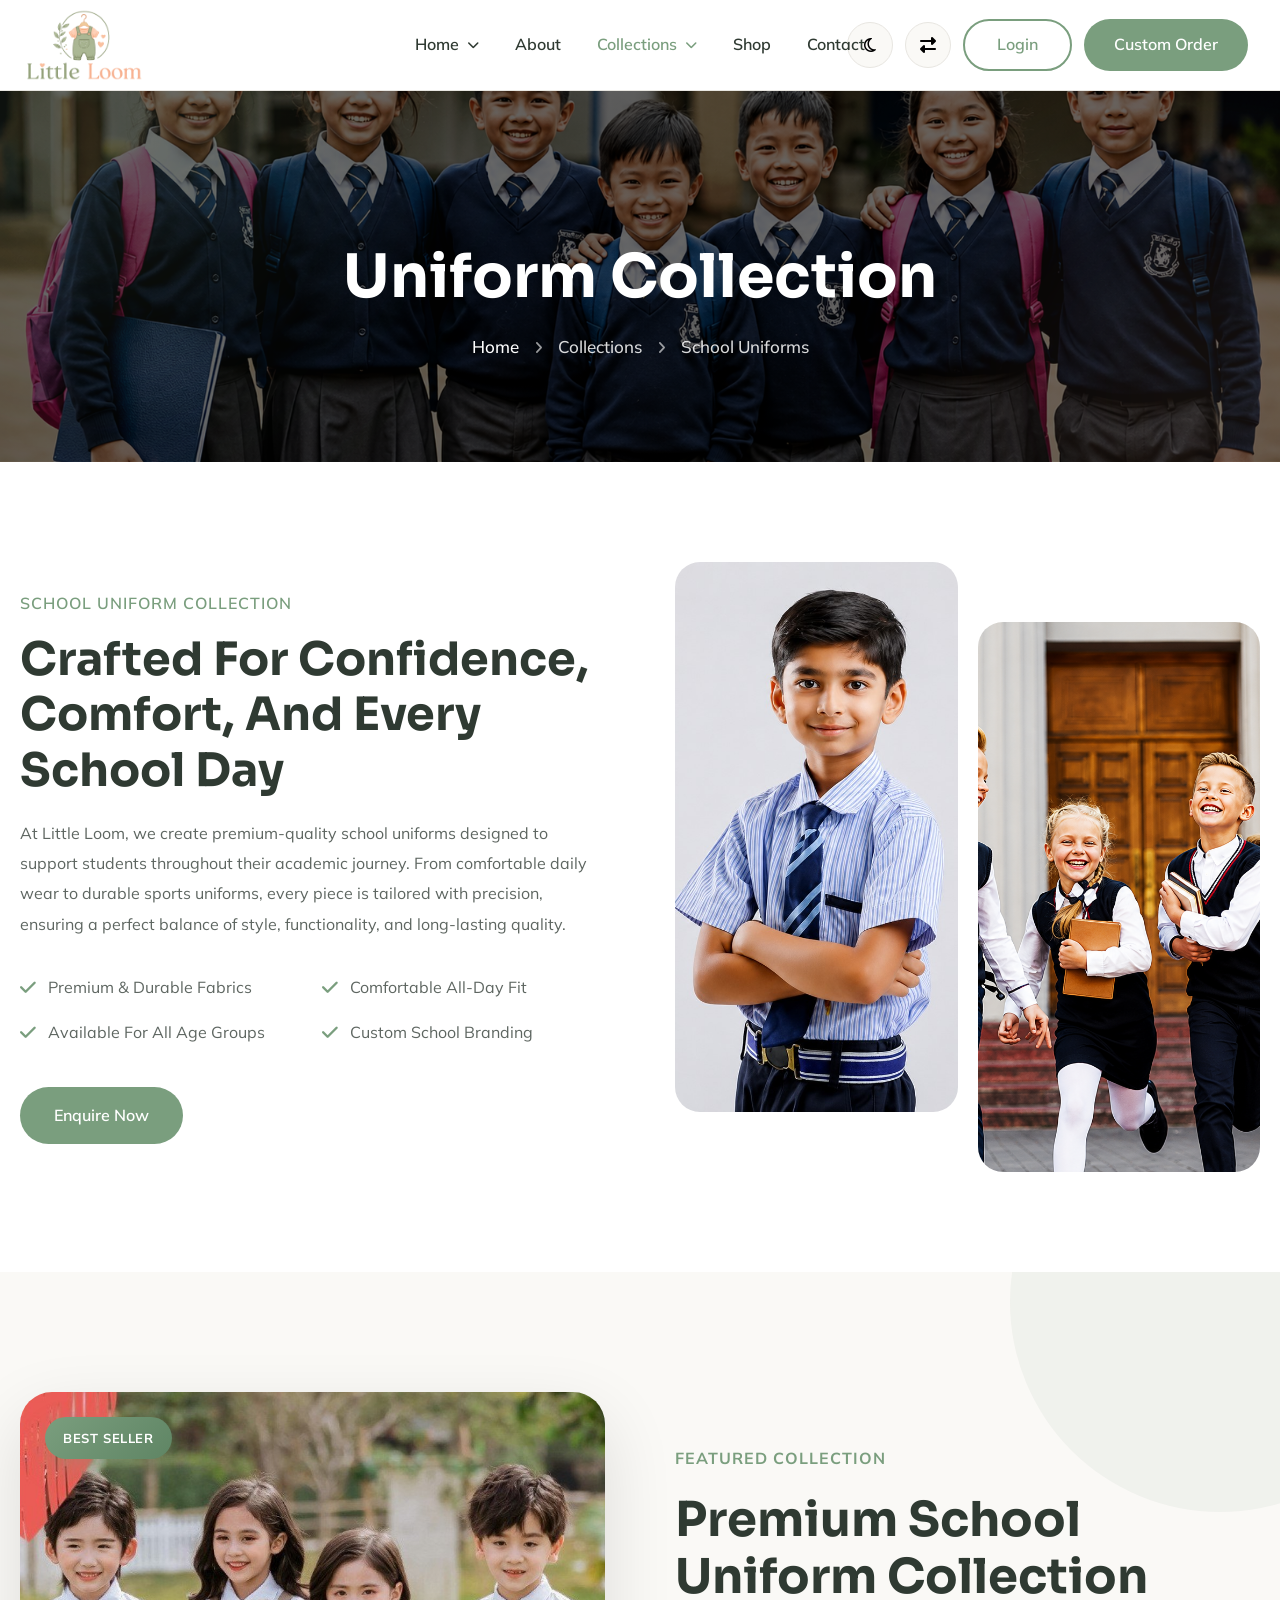
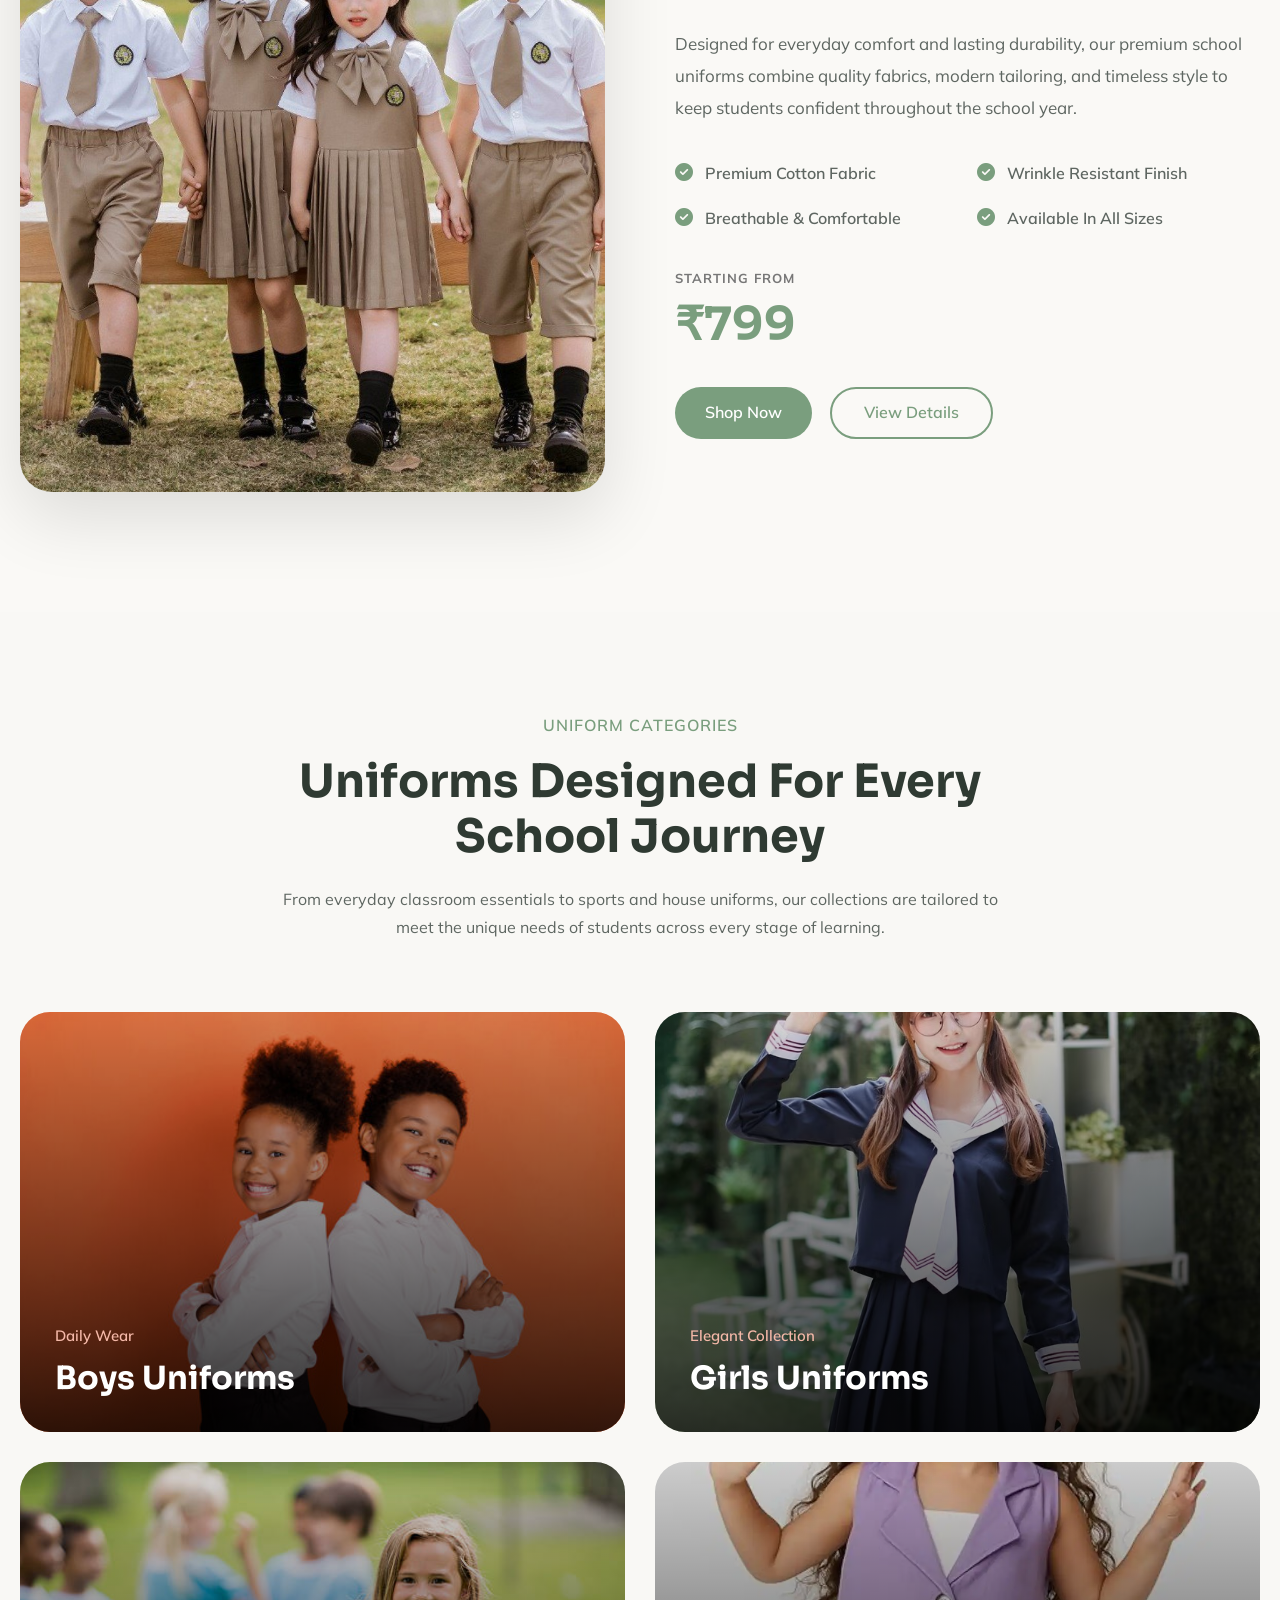
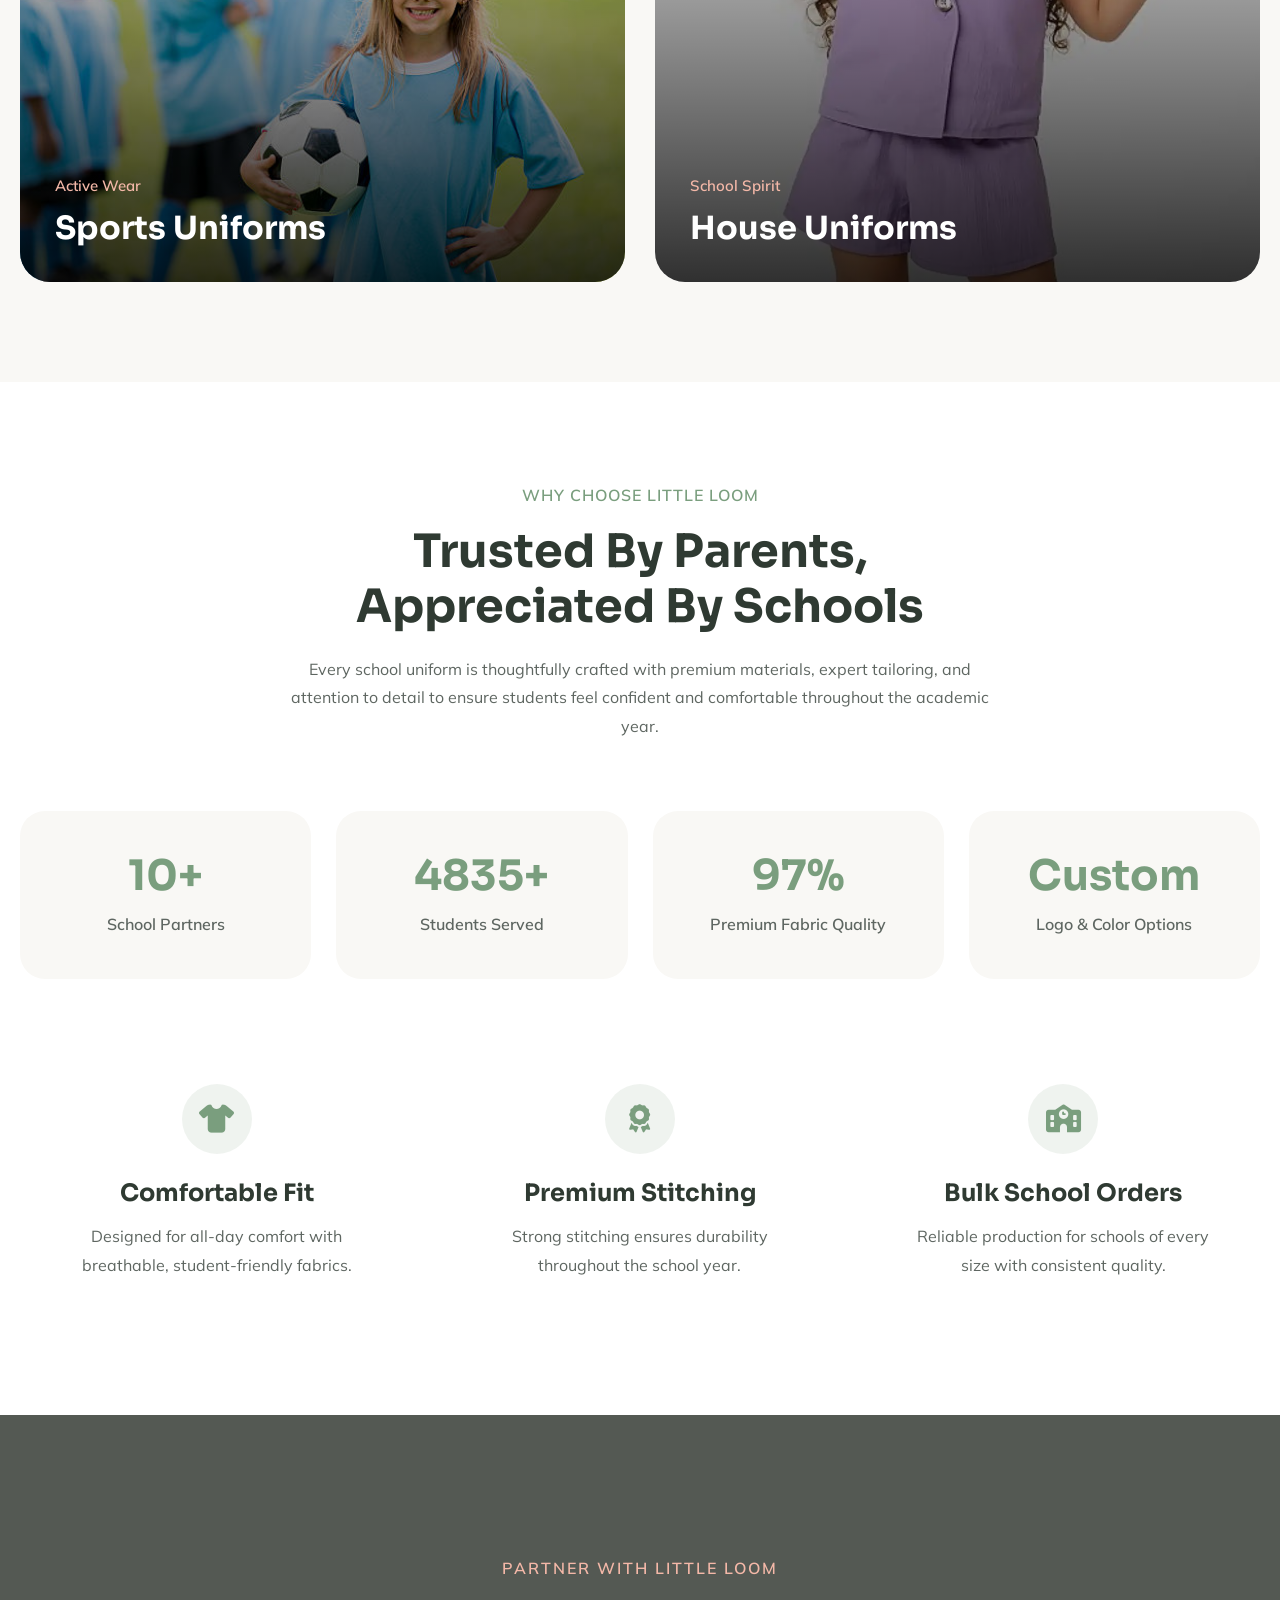
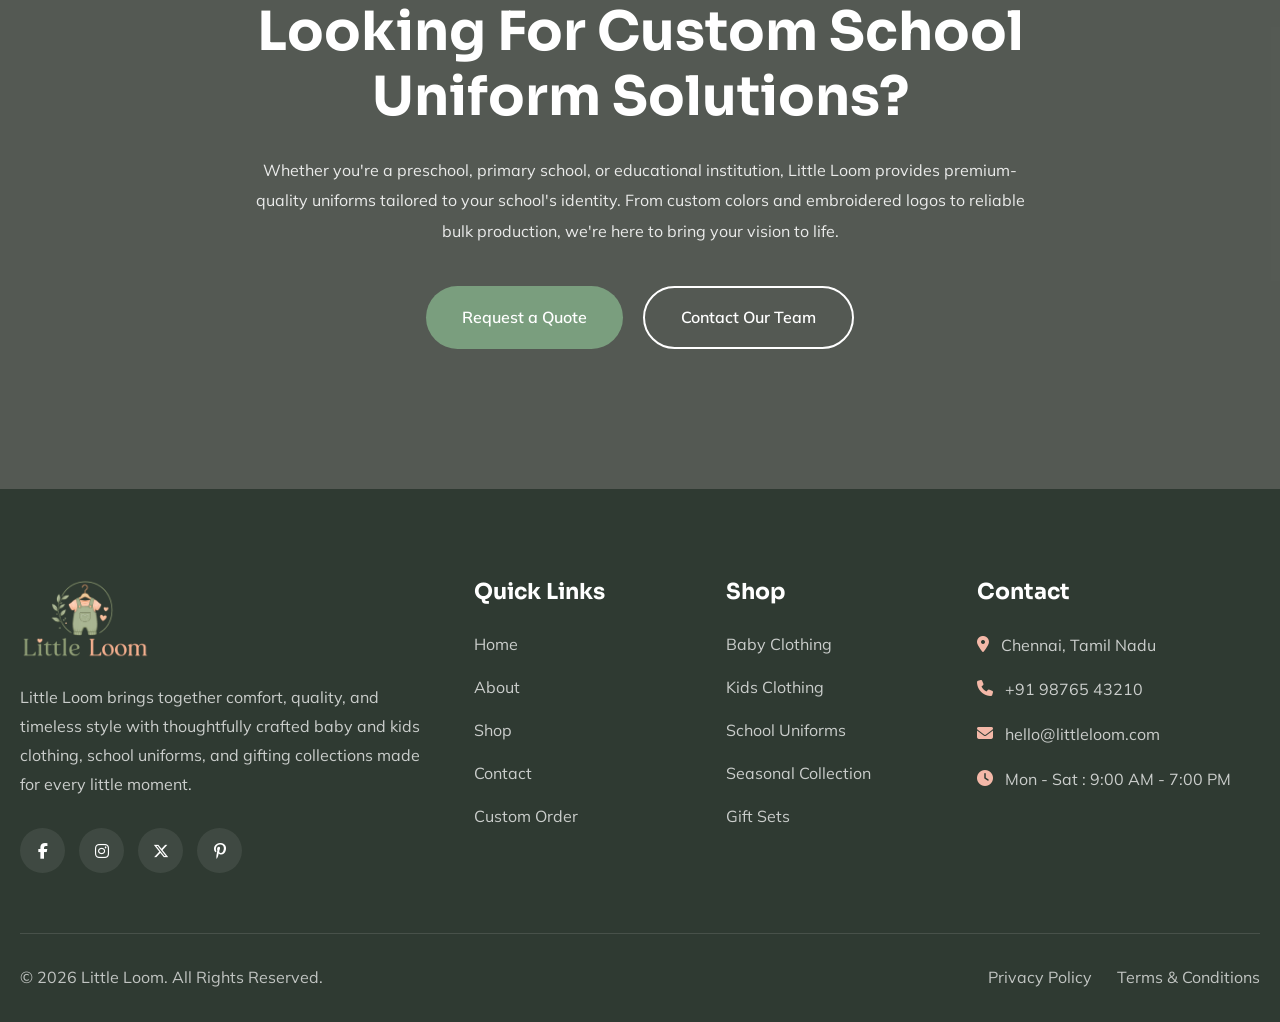
<file: school.html>
<!DOCTYPE html>
<html lang="en" dir="ltr">

<head>

    <!-- Basic Meta -->
    <meta charset="UTF-8">
    <meta name="viewport" content="width=device-width, initial-scale=1.0">
    <meta name="description"
        content="Little Loom is a premium baby and kids clothing store offering stylish outfits, school uniforms, seasonal collections, gift sets, and custom order solutions with comfort and quality.">
    <meta name="keywords"
        content="Little Loom, Baby Clothing, Kids Fashion, School Uniforms, Gift Sets, Children's Clothing, Custom Orders">
    <meta name="author" content="Little Loom">

    <!-- Title -->
    <title>Little Loom</title>

    <!-- Favicon -->
    <link rel="icon" type="image/png" href="images/favicon.png">

    <!-- Google Fonts -->
    <link rel="preconnect" href="https://fonts.googleapis.com">
    <link rel="preconnect" href="https://fonts.gstatic.com" crossorigin>
    <link
        href="https://fonts.googleapis.com/css2?family=Mulish:wght@300;400;500;600;700;800&family=Sora:wght@400;500;600;700;800&display=swap"
        rel="stylesheet">

    <!-- Font Awesome -->
    <link rel="stylesheet" href="https://cdnjs.cloudflare.com/ajax/libs/font-awesome/6.7.2/css/all.min.css">

    <!-- CSS -->
    <link rel="stylesheet" href="css/style.css">

</head>

<body>

    <header class="header">

        <div class="container">

            <nav class="navbar">

                <!-- Logo -->

                <a href="index.html" class="logo">
                    <img src="images/logo.png" alt="Little Loom">
                </a>

                <button class="nav-toggle" type="button" aria-label="Toggle navigation" aria-expanded="false"
                    aria-controls="primaryNavigation">
                    <span></span>
                    <span></span>
                    <span></span>
                </button>

                <!-- Navigation -->

                <div class="nav-panel">

                    <button class="nav-close" type="button" aria-label="Close Menu">
                        <i class="fa-solid fa-xmark"></i>
                    </button>


                    <ul class="nav-menu" id="primaryNavigation">

                        <li class="dropdown">
                            <a href="index.html" class="nav-link dropdown-toggle" aria-haspopup="true"
                                aria-expanded="false">
                                Home
                                <i class="fa-solid fa-chevron-down"></i>
                            </a>

                            <ul class="dropdown-menu">
                                <li><a href="index.html">Home 1</a></li>
                                <li><a href="home-2.html">Home 2</a></li>
                            </ul>
                        </li>

                        <li>
                            <a href="about.html">About</a>
                        </li>

                        <li class="dropdown">

                            <button type="button" class="nav-link dropdown-toggle" aria-haspopup="true"
                                aria-expanded="false">
                                Collections
                                <i class="fa-solid fa-chevron-down"></i>
                            </button>

                            <ul class="dropdown-menu">
                                <li><a href="kids-wear.html">kids Wear</a></li>
                                <li><a href="school.html">School Uniforms</a></li>
                                <li><a href="season.html">Seasonal Collection</a></li>
                                <li><a href="size.html">Size Guide</a></li>
                            </ul>

                        </li>

                        <li>
                            <a href="shop.html">Shop</a>
                        </li>

                        <li>
                            <a href="contact.html">Contact</a>
                        </li>

                    </ul>

                    <!-- Right Side -->

                    <div class="nav-right">

                        <button class="theme-toggle">
                            <i class="fa-regular fa-moon"></i>
                        </button>

                        <button class="rtl-toggle">
                            <i class="fa-solid fa-globe"></i>
                        </button>

                        <a href="login.html" class="secondary-btn">
                            Login
                        </a>

                        <a href="custom-order.html" class="primary-btn">
                            Custom Order
                        </a>

                    </div>

                </div>

                <div class="nav-overlay" aria-hidden="true"></div>

            </nav>

        </div>

    </header>




    <!--=====================================
        Inner Banner Start
======================================-->

    <section class="page-banner school-banner">

        <div class="container">

            <div class="page-banner-content">

                <h1>Uniform Collection</h1>

                <ul>

                    <li>
                        <a href="index.html">Home</a>
                    </li>

                    <li>
                        <i class="fa-solid fa-angle-right"></i>
                    </li>

                    <li>Collections</li>

                    <li>
                        <i class="fa-solid fa-angle-right"></i>
                    </li>

                    <li>School Uniforms</li>

                </ul>

            </div>

        </div>

    </section>

    <!--=====================================
        Inner Banner End
======================================-->

    <!--=====================================
        School Uniform Collection Section Start
======================================-->

    <section class="schooluniform-collection-section">

        <div class="container">

            <div class="schooluniform-collection-wrapper">

                <div class="schooluniform-collection-content">

                    <span class="schooluniform-collection-subtitle">
                        School Uniform Collection
                    </span>

                    <h2 class="schooluniform-collection-title">
                        Crafted For Confidence, Comfort, And Every School Day
                    </h2>

                    <p class="schooluniform-collection-description">
                        At Little Loom, we create premium-quality school uniforms designed to support students
                        throughout their academic journey. From comfortable daily wear to durable sports uniforms, every
                        piece is tailored with precision, ensuring a perfect balance of style, functionality, and
                        long-lasting quality.
                    </p>

                    <div class="schooluniform-collection-features">

                        <div class="schooluniform-collection-feature">
                            <i class="fa-solid fa-check"></i>
                            <span>Premium & Durable Fabrics</span>
                        </div>

                        <div class="schooluniform-collection-feature">
                            <i class="fa-solid fa-check"></i>
                            <span>Comfortable All-Day Fit</span>
                        </div>

                        <div class="schooluniform-collection-feature">
                            <i class="fa-solid fa-check"></i>
                            <span>Available For All Age Groups</span>
                        </div>

                        <div class="schooluniform-collection-feature">
                            <i class="fa-solid fa-check"></i>
                            <span>Custom School Branding</span>
                        </div>

                    </div>

                    <a href="contact.html" class="schooluniform-collection-button">
                        Enquire Now
                    </a>

                </div>

                <div class="schooluniform-collection-gallery">

                    <img src="images/school-uniform-1.jpg" alt="School Uniform">

                    <img src="images/school-uniform-2.jpg" alt="Students Wearing Uniform">

                </div>

            </div>

        </div>

    </section>

    <!--=====================================
        School Uniform Collection Section End
======================================-->

    <!--=====================================
    Featured School Collection
======================================-->

    <section class="school-featured-section">

        <div class="container">

            <div class="school-featured-wrapper">

                <!-- Image -->

                <div class="school-featured-image">

                    <img src="images/school-featured.jpg" alt="Premium School Uniform">

                    <span class="school-featured-badge">
                        Best Seller
                    </span>

                </div>

                <!-- Content -->

                <div class="school-featured-content">

                    <span class="school-featured-subtitle">
                        Featured Collection
                    </span>

                    <h2>
                        Premium School Uniform Collection
                    </h2>

                    <p>
                        Designed for everyday comfort and lasting durability, our premium school uniforms combine
                        quality fabrics, modern tailoring, and timeless style to keep students confident throughout the
                        school year.
                    </p>

                    <div class="school-featured-features">

                        <div class="school-feature-item">
                            <i class="fa-solid fa-circle-check"></i>
                            Premium Cotton Fabric
                        </div>

                        <div class="school-feature-item">
                            <i class="fa-solid fa-circle-check"></i>
                            Wrinkle Resistant Finish
                        </div>

                        <div class="school-feature-item">
                            <i class="fa-solid fa-circle-check"></i>
                            Breathable & Comfortable
                        </div>

                        <div class="school-feature-item">
                            <i class="fa-solid fa-circle-check"></i>
                            Available In All Sizes
                        </div>

                    </div>

                    <div class="school-feature-price">

                        <span>Starting From</span>

                        <h3>₹799</h3>

                    </div>

                    <div class="school-feature-buttons">

                        <a href="shop.html" class="primary-btn">
                            Shop Now
                        </a>

                        <a href="shop.html" class="secondary-btn">
                            View Details
                        </a>

                    </div>

                </div>

            </div>

        </div>

    </section>

    <!--=====================================
        School Uniform Categories Section Start
======================================-->

    <section class="schoolcategory-showcase-section">

        <div class="container">

            <div class="schoolcategory-showcase-header">

                <span class="schoolcategory-showcase-subtitle">
                    Uniform Categories
                </span>

                <h2 class="schoolcategory-showcase-title">
                    Uniforms Designed For Every School Journey
                </h2>

                <p class="schoolcategory-showcase-description">
                    From everyday classroom essentials to sports and house uniforms, our collections are tailored to
                    meet the unique needs of students across every stage of learning.
                </p>

            </div>

            <div class="schoolcategory-showcase-grid">

                <!-- Card 1 -->

                <div class="schoolcategory-showcase-card">

                    <img src="images/uniform-category-1.jpg" alt="Boys Uniform">

                    <div class="schoolcategory-showcase-overlay">

                        <span>Daily Wear</span>

                        <h3>Boys Uniforms</h3>

                    </div>

                </div>

                <!-- Card 2 -->

                <div class="schoolcategory-showcase-card">

                    <img src="images/uniform-category-2.jpg" alt="Girls Uniform">

                    <div class="schoolcategory-showcase-overlay">

                        <span>Elegant Collection</span>

                        <h3>Girls Uniforms</h3>

                    </div>

                </div>

                <!-- Card 3 -->

                <div class="schoolcategory-showcase-card">

                    <img src="images/uniform-category-3.jpg" alt="Sports Uniform">

                    <div class="schoolcategory-showcase-overlay">

                        <span>Active Wear</span>

                        <h3>Sports Uniforms</h3>

                    </div>

                </div>

                <!-- Card 4 -->

                <div class="schoolcategory-showcase-card">

                    <img src="images/uniform-category-4.jpg" alt="House Uniform">

                    <div class="schoolcategory-showcase-overlay">

                        <span>School Spirit</span>

                        <h3>House Uniforms</h3>

                    </div>

                </div>

            </div>

        </div>

    </section>

    <!--=====================================
        School Uniform Categories Section End
======================================-->

    <!--=====================================
        School Uniform Excellence Section Start
======================================-->

    <section class="uniformexcellence-section">

        <div class="container">

            <div class="uniformexcellence-header">

                <span class="uniformexcellence-subtitle">
                    Why Choose Little Loom
                </span>

                <h2 class="uniformexcellence-title">
                    Trusted By Parents, Appreciated By Schools
                </h2>

                <p class="uniformexcellence-description">
                    Every school uniform is thoughtfully crafted with premium materials, expert tailoring, and attention
                    to detail to ensure students feel confident and comfortable throughout the academic year.
                </p>

            </div>

            <div class="uniformexcellence-wrapper">

                <div class="uniformexcellence-stat-card">

                    <h3>10+</h3>
                    <span>School Partners</span>

                </div>

                <div class="uniformexcellence-stat-card">

                    <h3>5000+</h3>
                    <span>Students Served</span>

                </div>

                <div class="uniformexcellence-stat-card">

                    <h3>100%</h3>
                    <span>Premium Fabric Quality</span>

                </div>

                <div class="uniformexcellence-stat-card">

                    <h3>Custom</h3>
                    <span>Logo & Color Options</span>

                </div>

            </div>

            <div class="uniformexcellence-features">

                <div class="uniformexcellence-feature">

                    <i class="fa-solid fa-shirt"></i>

                    <h4>Comfortable Fit</h4>

                    <p>
                        Designed for all-day comfort with breathable, student-friendly fabrics.
                    </p>

                </div>

                <div class="uniformexcellence-feature">

                    <i class="fa-solid fa-award"></i>

                    <h4>Premium Stitching</h4>

                    <p>
                        Strong stitching ensures durability throughout the school year.
                    </p>

                </div>

                <div class="uniformexcellence-feature">

                    <i class="fa-solid fa-school"></i>

                    <h4>Bulk School Orders</h4>

                    <p>
                        Reliable production for schools of every size with consistent quality.
                    </p>

                </div>

            </div>

        </div>

    </section>

    <!--=====================================
        School Uniform Excellence Section End
======================================-->


    <!--=====================================
        School Uniform CTA Section Start
======================================-->

    <section class="schooluniformcta-section">

        <div class="schooluniformcta-overlay">

            <div class="container">

                <div class="schooluniformcta-content">

                    <span class="schooluniformcta-subtitle">
                        Partner With Little Loom
                    </span>

                    <h2 class="schooluniformcta-title">
                        Looking For Custom School Uniform Solutions?
                    </h2>

                    <p class="schooluniformcta-description">
                        Whether you're a preschool, primary school, or educational institution, Little Loom provides
                        premium-quality uniforms tailored to your school's identity. From custom colors and embroidered
                        logos to reliable bulk production, we're here to bring your vision to life.
                    </p>

                    <div class="schooluniformcta-buttons">

                        <a href="contact.html" class="schooluniformcta-primary-btn">
                            Request a Quote
                        </a>

                        <a href="contact.html" class="schooluniformcta-secondary-btn">
                            Contact Our Team
                        </a>

                    </div>

                </div>

            </div>

        </div>

    </section>

    <!--=====================================
        School Uniform CTA Section End
======================================-->



    <!--=====================================
            Footer Start
======================================-->

    <footer class="footer">

        <div class="container">

            <div class="footer-wrapper">

                <!-- Footer Logo -->

                <div class="footer-column">

                    <a href="index.html" class="footer-logo">
                        <img src="images/logo.png" alt="Little Loom">
                    </a>

                    <p>
                        Little Loom brings together comfort, quality, and timeless style with thoughtfully crafted baby
                        and kids clothing, school uniforms, and gifting collections made for every little moment.
                    </p>

                    <div class="footer-social">

                        <a href="#"><i class="fa-brands fa-facebook-f"></i></a>

                        <a href="#"><i class="fa-brands fa-instagram"></i></a>

                        <a href="#"><i class="fa-brands fa-x-twitter"></i></a>

                        <a href="#"><i class="fa-brands fa-pinterest-p"></i></a>

                    </div>

                </div>

                <!-- Quick Links -->

                <div class="footer-column">

                    <h4>Quick Links</h4>

                    <ul>

                        <li><a href="#">Home</a></li>

                        <li><a href="#">About</a></li>

                        <li><a href="#">Shop</a></li>

                        <li><a href="#">Contact</a></li>

                        <li><a href="#">Custom Order</a></li>

                    </ul>

                </div>

                <!-- Shop -->

                <div class="footer-column">

                    <h4>Shop</h4>

                    <ul>

                        <li><a href="#">Baby Clothing</a></li>

                        <li><a href="#">Kids Clothing</a></li>

                        <li><a href="#">School Uniforms</a></li>

                        <li><a href="#">Seasonal Collection</a></li>

                        <li><a href="#">Gift Sets</a></li>

                    </ul>

                </div>

                <!-- Contact -->

                <div class="footer-column">

                    <h4>Contact</h4>

                    <ul class="footer-contact">

                        <li>
                            <i class="fa-solid fa-location-dot"></i>
                            Chennai, Tamil Nadu
                        </li>

                        <li>
                            <i class="fa-solid fa-phone"></i>
                            +91 98765 43210
                        </li>

                        <li>
                            <i class="fa-solid fa-envelope"></i>
                            hello@littleloom.com
                        </li>

                        <li>
                            <i class="fa-solid fa-clock"></i>
                            Mon - Sat : 9:00 AM - 7:00 PM
                        </li>

                    </ul>

                </div>

            </div>

            <div class="footer-bottom">

                <p>
                    © 2026 Little Loom. All Rights Reserved.
                </p>

                <div class="footer-links">

                    <a href="#">Privacy Policy</a>

                    <a href="#">Terms & Conditions</a>

                </div>

            </div>

        </div>

    </footer>

    <!--=====================================
            Footer End
======================================-->

    <!--=====================================
        Scroll To Top Start
======================================-->

    <button class="scroll-top-btn">

        <i class="fa-solid fa-arrow-up"></i>

    </button>

    <!--=====================================
        Scroll To Top End
======================================-->


    <script src="js/main.js"></script>
</body>

</html>
</file>
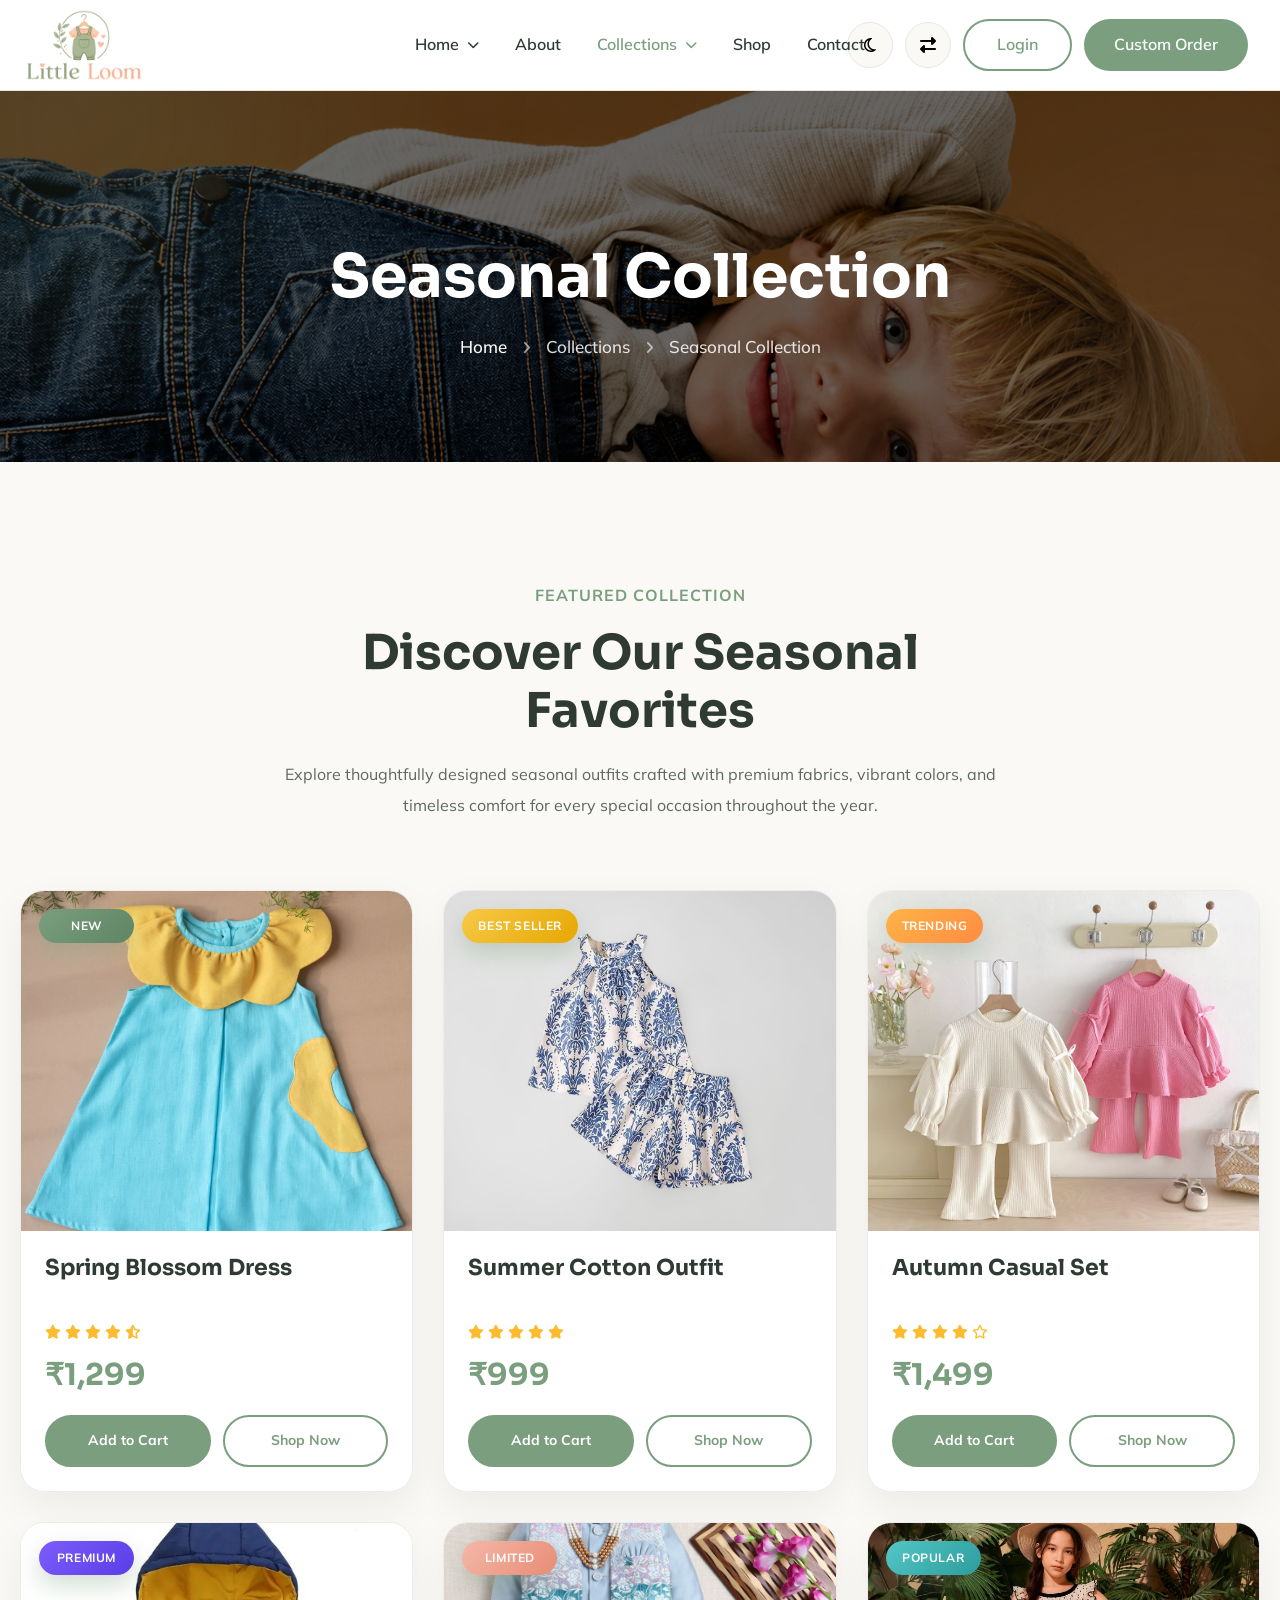
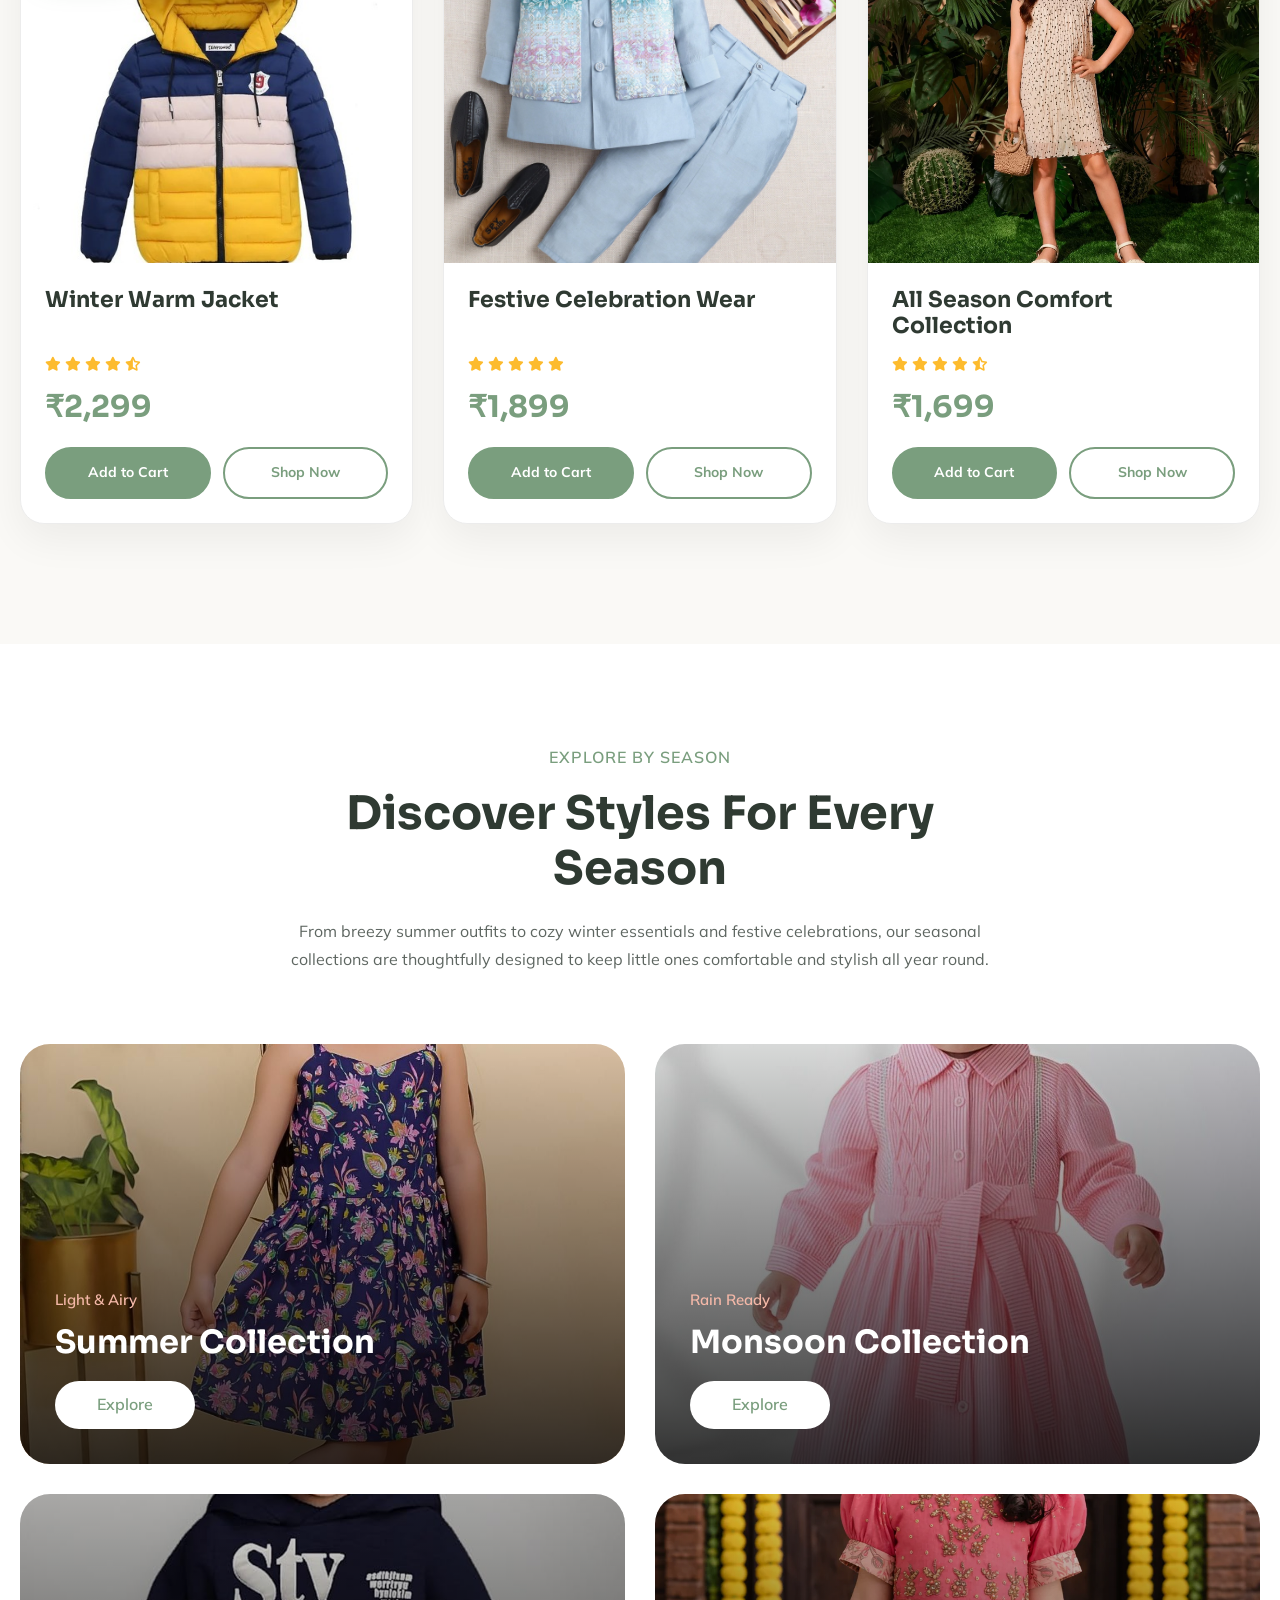
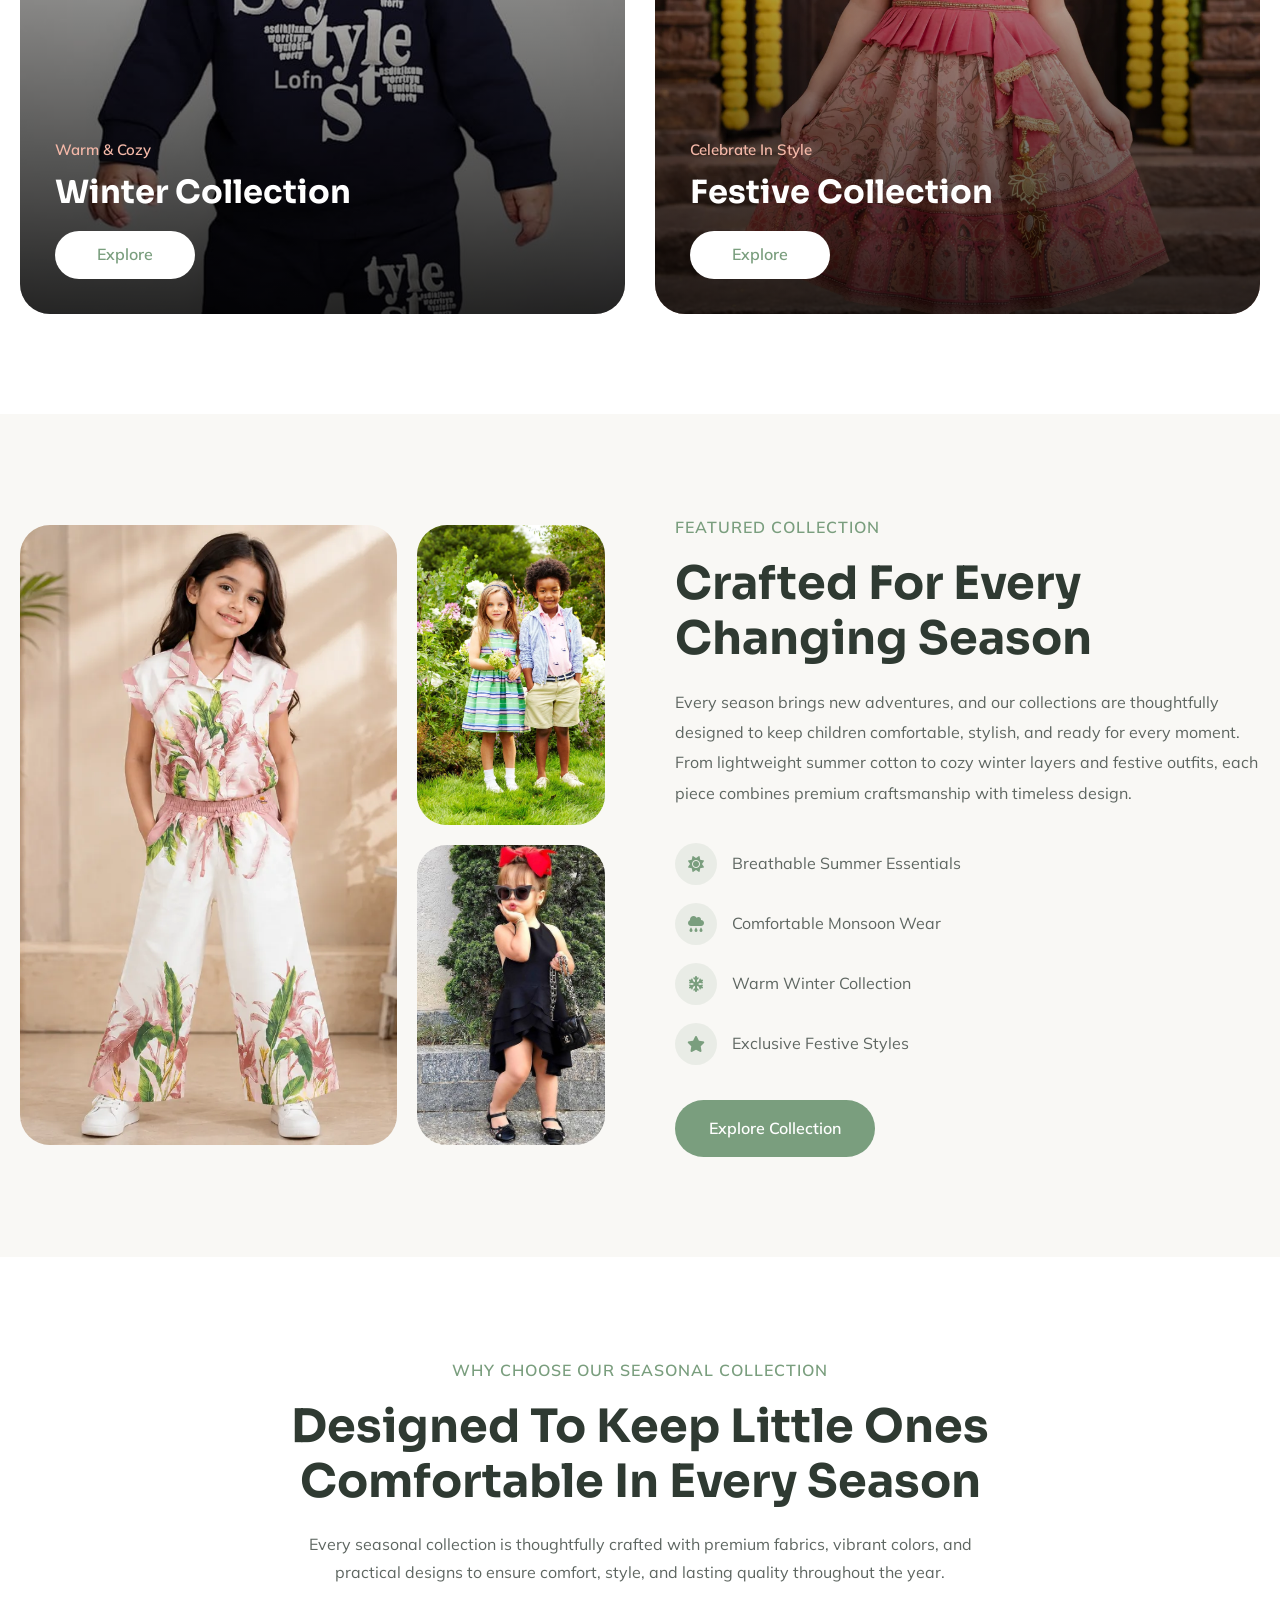
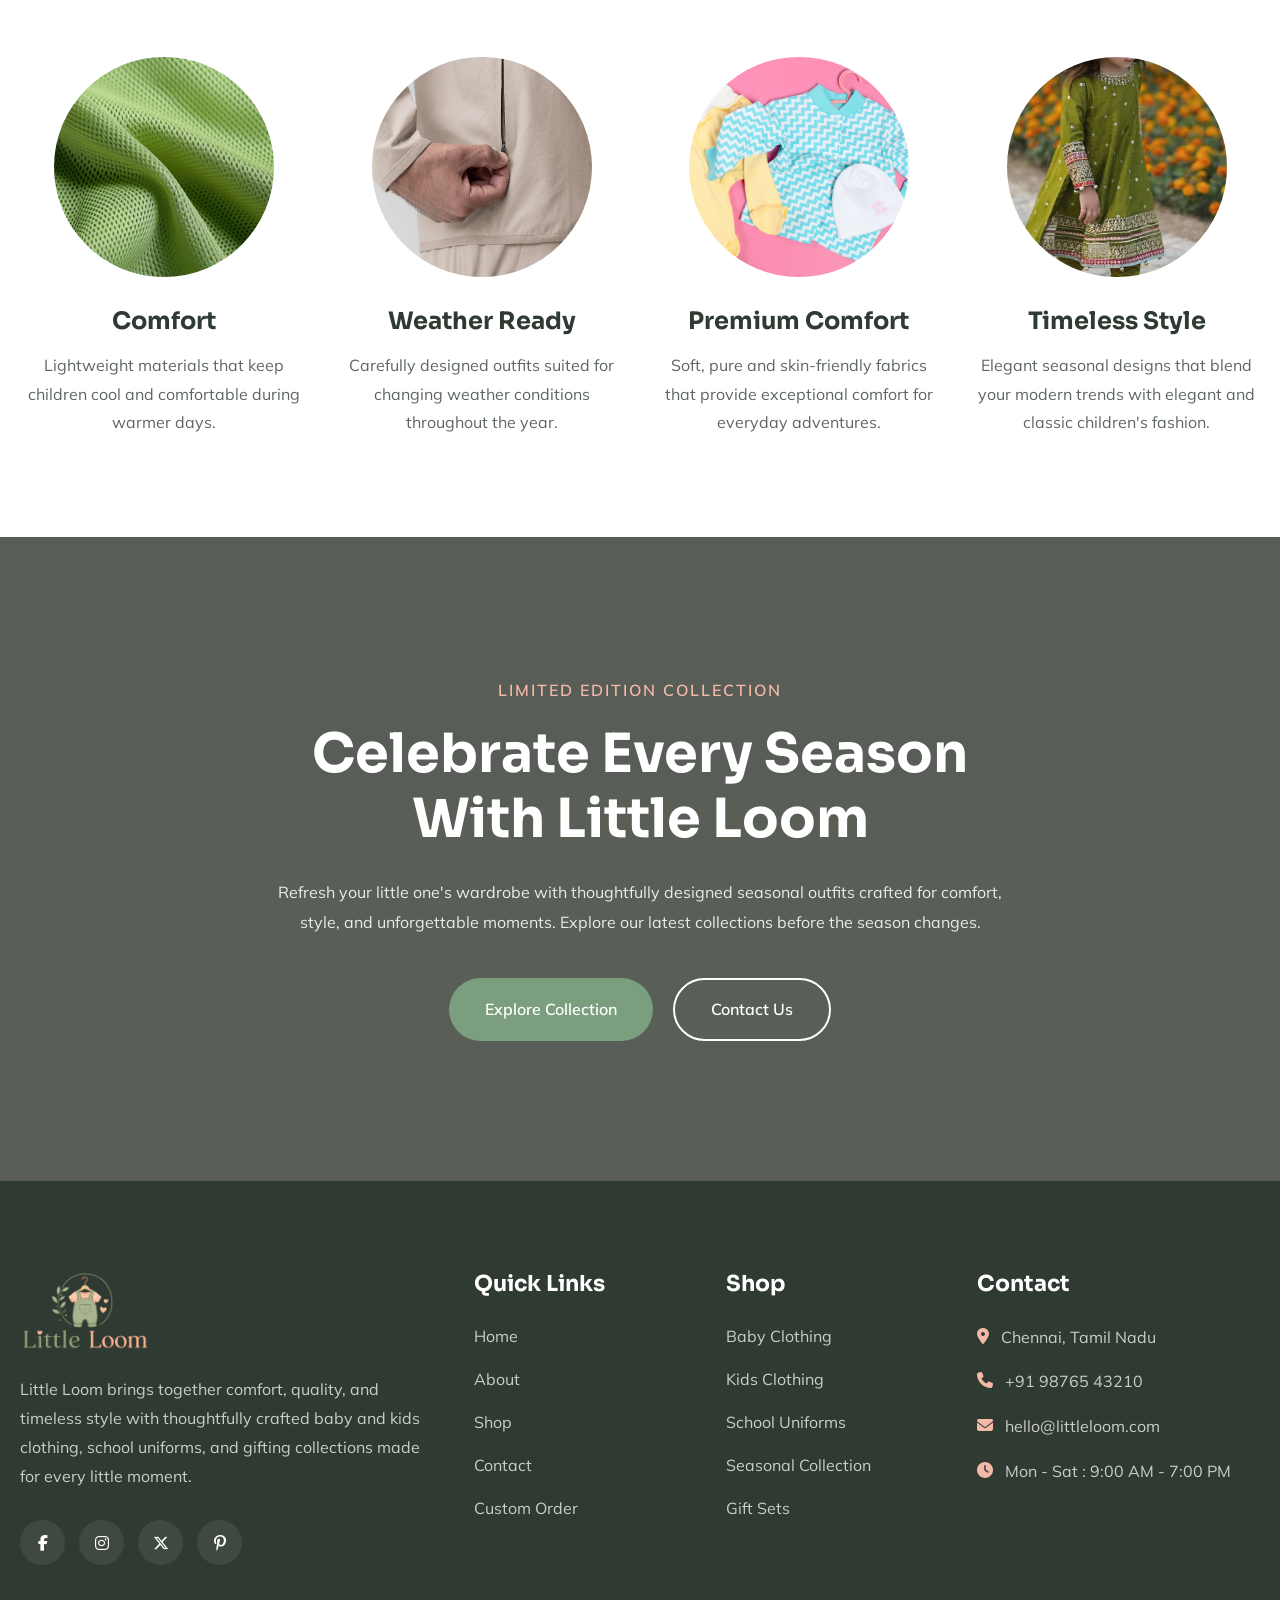
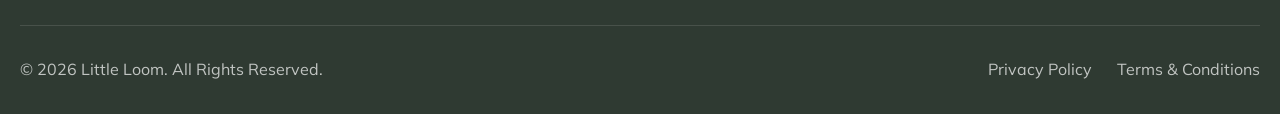
<file: season.html>
<!DOCTYPE html>
<html lang="en" dir="ltr">

<head>

    <!-- Basic Meta -->
    <meta charset="UTF-8">
    <meta name="viewport" content="width=device-width, initial-scale=1.0">
    <meta name="description"
        content="Little Loom is a premium baby and kids clothing store offering stylish outfits, school uniforms, seasonal collections, gift sets, and custom order solutions with comfort and quality.">
    <meta name="keywords"
        content="Little Loom, Baby Clothing, Kids Fashion, School Uniforms, Gift Sets, Children's Clothing, Custom Orders">
    <meta name="author" content="Little Loom">

    <!-- Title -->
    <title>Little Loom</title>

    <!-- Favicon -->
    <link rel="icon" type="image/png" href="images/favicon.png">

    <!-- Google Fonts -->
    <link rel="preconnect" href="https://fonts.googleapis.com">
    <link rel="preconnect" href="https://fonts.gstatic.com" crossorigin>
    <link
        href="https://fonts.googleapis.com/css2?family=Mulish:wght@300;400;500;600;700;800&family=Sora:wght@400;500;600;700;800&display=swap"
        rel="stylesheet">

    <!-- Font Awesome -->
    <link rel="stylesheet" href="https://cdnjs.cloudflare.com/ajax/libs/font-awesome/6.7.2/css/all.min.css">

    <!-- CSS -->
    <link rel="stylesheet" href="css/style.css">

</head>

<body>

    <header class="header">

        <div class="container">

            <nav class="navbar">

                <!-- Logo -->

                <a href="index.html" class="logo">
                    <img src="images/logo.png" alt="Little Loom">
                </a>

                <button class="nav-toggle" type="button" aria-label="Toggle navigation" aria-expanded="false"
                    aria-controls="primaryNavigation">
                    <span></span>
                    <span></span>
                    <span></span>
                </button>

                <!-- Navigation -->

                <div class="nav-panel">

                    <button class="nav-close" type="button" aria-label="Close Menu">
                        <i class="fa-solid fa-xmark"></i>
                    </button>


                    <ul class="nav-menu" id="primaryNavigation">

                        <li class="dropdown">
                            <a href="index.html" class="nav-link dropdown-toggle" aria-haspopup="true"
                                aria-expanded="false">
                                Home
                                <i class="fa-solid fa-chevron-down"></i>
                            </a>

                            <ul class="dropdown-menu">
                                <li><a href="index.html">Home 1</a></li>
                                <li><a href="home-2.html">Home 2</a></li>
                            </ul>
                        </li>

                        <li>
                            <a href="about.html">About</a>
                        </li>

                        <li class="dropdown">

                            <button type="button" class="nav-link dropdown-toggle" aria-haspopup="true"
                                aria-expanded="false">
                                Collections
                                <i class="fa-solid fa-chevron-down"></i>
                            </button>

                            <ul class="dropdown-menu">
                                <li><a href="kids-wear.html">kids Wear</a></li>
                                <li><a href="school.html">School Uniforms</a></li>
                                <li><a href="season.html">Seasonal Collection</a></li>
                                <li><a href="size.html">Size Guide</a></li>
                            </ul>

                        </li>

                        <li>
                            <a href="shop.html">Shop</a>
                        </li>

                        <li>
                            <a href="contact.html">Contact</a>
                        </li>

                    </ul>

                    <!-- Right Side -->

                    <div class="nav-right">

                        <button class="theme-toggle">
                            <i class="fa-regular fa-moon"></i>
                        </button>

                        <button class="rtl-toggle">
                            <i class="fa-solid fa-globe"></i>
                        </button>

                        <a href="login.html" class="secondary-btn">
                            Login
                        </a>

                        <a href="custom-order.html" class="primary-btn">
                            Custom Order
                        </a>

                    </div>

                </div>

                <div class="nav-overlay" aria-hidden="true"></div>

            </nav>

        </div>

    </header>




    <!--=====================================
        Inner Banner Start
======================================-->

    <section class="page-banner season-collection-banner">

        <div class="container">

            <div class="page-banner-content">

                <h1>Seasonal Collection</h1>

                <ul>

                    <li>
                        <a href="index.html">Home</a>
                    </li>

                    <li>
                        <i class="fa-solid fa-angle-right"></i>
                    </li>

                    <li>Collections</li>

                    <li>
                        <i class="fa-solid fa-angle-right"></i>
                    </li>

                    <li>Seasonal Collection</li>

                </ul>

            </div>

        </div>

    </section>

    <!--=====================================
        Inner Banner End
======================================-->

    <!--=====================================
    Seasonal Featured Products
======================================-->

    <section class="season-products-section">

        <div class="container">

            <div class="season-products-header">

                <span class="season-products-subtitle">
                    Featured Collection
                </span>

                <h2 class="season-products-title">
                    Discover Our Seasonal Favorites
                </h2>

                <p class="season-products-description">
                    Explore thoughtfully designed seasonal outfits crafted with premium fabrics, vibrant colors, and
                    timeless comfort for every special occasion throughout the year.
                </p>

            </div>

            <div class="season-products">

                <!--========================
                Product 1
            =========================-->

                <div class="season-product-card">

                    <div class="season-product-image">

                        <img src="images/season-product-1.jpg" alt="Spring Blossom Dress">

                        <span class="season-badge new">
                            New
                        </span>

                    </div>

                    <div class="season-product-content">

                        <h3>Spring Blossom Dress</h3>

                        <div class="season-rating">

                            <i class="fa-solid fa-star"></i>
                            <i class="fa-solid fa-star"></i>
                            <i class="fa-solid fa-star"></i>
                            <i class="fa-solid fa-star"></i>
                            <i class="fa-solid fa-star-half-stroke"></i>

                        </div>

                        <h4>₹1,299</h4>

                        <div class="season-buttons">

                            <a href="shop.html" class="season-cart-btn">
                                Add to Cart
                            </a>

                            <a href="shop.html" class="season-shop-btn">
                                Shop Now
                            </a>

                        </div>

                    </div>

                </div>

                <!--========================
                Product 2
            =========================-->

                <div class="season-product-card">

                    <div class="season-product-image">

                        <img src="images/season-product-2.jpg" alt="Summer Cotton Outfit">

                        <span class="season-badge bestseller">
                            Best Seller
                        </span>

                    </div>

                    <div class="season-product-content">

                        <h3>Summer Cotton Outfit</h3>

                        <div class="season-rating">

                            <i class="fa-solid fa-star"></i>
                            <i class="fa-solid fa-star"></i>
                            <i class="fa-solid fa-star"></i>
                            <i class="fa-solid fa-star"></i>
                            <i class="fa-solid fa-star"></i>

                        </div>

                        <h4>₹999</h4>

                        <div class="season-buttons">

                            <a href="shop.html" class="season-cart-btn">
                                Add to Cart
                            </a>

                            <a href="shop.html" class="season-shop-btn">
                                Shop Now
                            </a>

                        </div>

                    </div>

                </div>

                <!--========================
                Product 3
            =========================-->

                <div class="season-product-card">

                    <div class="season-product-image">

                        <img src="images/season-product-3.jpg" alt="Autumn Casual Set">

                        <span class="season-badge trending">
                            Trending
                        </span>

                    </div>

                    <div class="season-product-content">

                        <h3>Autumn Casual Set</h3>

                        <div class="season-rating">

                            <i class="fa-solid fa-star"></i>
                            <i class="fa-solid fa-star"></i>
                            <i class="fa-solid fa-star"></i>
                            <i class="fa-solid fa-star"></i>
                            <i class="fa-regular fa-star"></i>

                        </div>

                        <h4>₹1,499</h4>

                        <div class="season-buttons">

                            <a href="shop.html" class="season-cart-btn">
                                Add to Cart
                            </a>

                            <a href="shop.html" class="season-shop-btn">
                                Shop Now
                            </a>

                        </div>

                    </div>

                </div>

                <!--========================
                Product 4
            =========================-->

                <div class="season-product-card">

                    <div class="season-product-image">

                        <img src="images/season-product-4.jpg" alt="Winter Warm Jacket">

                        <span class="season-badge premium">
                            Premium
                        </span>

                    </div>

                    <div class="season-product-content">

                        <h3>Winter Warm Jacket</h3>

                        <div class="season-rating">

                            <i class="fa-solid fa-star"></i>
                            <i class="fa-solid fa-star"></i>
                            <i class="fa-solid fa-star"></i>
                            <i class="fa-solid fa-star"></i>
                            <i class="fa-solid fa-star-half-stroke"></i>

                        </div>

                        <h4>₹2,299</h4>

                        <div class="season-buttons">

                            <a href="shop.html" class="season-cart-btn">
                                Add to Cart
                            </a>

                            <a href="shop.html" class="season-shop-btn">
                                Shop Now
                            </a>

                        </div>

                    </div>

                </div>

                <!--========================
                Product 5
            =========================-->

                <div class="season-product-card">

                    <div class="season-product-image">

                        <img src="images/season-product-5.jpg" alt="Festive Celebration Wear">

                        <span class="season-badge sale">
                            Limited
                        </span>

                    </div>

                    <div class="season-product-content">

                        <h3>Festive Celebration Wear</h3>

                        <div class="season-rating">

                            <i class="fa-solid fa-star"></i>
                            <i class="fa-solid fa-star"></i>
                            <i class="fa-solid fa-star"></i>
                            <i class="fa-solid fa-star"></i>
                            <i class="fa-solid fa-star"></i>

                        </div>

                        <h4>₹1,899</h4>

                        <div class="season-buttons">

                            <a href="shop.html" class="season-cart-btn">
                                Add to Cart
                            </a>

                            <a href="shop.html" class="season-shop-btn">
                                Shop Now
                            </a>

                        </div>

                    </div>

                </div>

                <!--========================
                Product 6
            =========================-->

                <div class="season-product-card">

                    <div class="season-product-image">

                        <img src="images/season-product-6.jpg" alt="All Season Comfort Collection">

                        <span class="season-badge popular">
                            Popular
                        </span>

                    </div>

                    <div class="season-product-content">

                        <h3>All Season Comfort Collection</h3>

                        <div class="season-rating">

                            <i class="fa-solid fa-star"></i>
                            <i class="fa-solid fa-star"></i>
                            <i class="fa-solid fa-star"></i>
                            <i class="fa-solid fa-star"></i>
                            <i class="fa-solid fa-star-half-stroke"></i>

                        </div>

                        <h4>₹1,699</h4>

                        <div class="season-buttons">

                            <a href="shop.html" class="season-cart-btn">
                                Add to Cart
                            </a>

                            <a href="shop.html" class="season-shop-btn">
                                Shop Now
                            </a>

                        </div>

                    </div>

                </div>

            </div>

        </div>

    </section>

    <!--=====================================
        Seasonal Collection Section Start
======================================-->

    <section class="seasoncollection-section">

        <div class="container">

            <div class="seasoncollection-header">

                <span class="seasoncollection-subtitle">
                    Explore By Season
                </span>

                <h2 class="seasoncollection-title">
                    Discover Styles For Every Season
                </h2>

                <p class="seasoncollection-description">
                    From breezy summer outfits to cozy winter essentials and festive celebrations, our seasonal
                    collections are thoughtfully designed to keep little ones comfortable and stylish all year round.
                </p>

            </div>

            <div class="seasoncollection-grid">

                <!-- Summer -->

                <div class="seasoncollection-card">

                    <img src="images/season-summer.jpg" alt="Summer Collection">

                    <div class="seasoncollection-overlay">

                        <span>Light & Airy</span>

                        <h3>Summer Collection</h3>

                        <a href="#" class="seasoncollection-button">
                            Explore
                        </a>

                    </div>

                </div>

                <!-- Monsoon -->

                <div class="seasoncollection-card">

                    <img src="images/season-monsoon.jpg" alt="Monsoon Collection">

                    <div class="seasoncollection-overlay">

                        <span>Rain Ready</span>

                        <h3>Monsoon Collection</h3>

                        <a href="#" class="seasoncollection-button">
                            Explore
                        </a>

                    </div>

                </div>

                <!-- Winter -->

                <div class="seasoncollection-card">

                    <img src="images/season-winter.jpg" alt="Winter Collection">

                    <div class="seasoncollection-overlay">

                        <span>Warm & Cozy</span>

                        <h3>Winter Collection</h3>

                        <a href="#" class="seasoncollection-button">
                            Explore
                        </a>

                    </div>

                </div>

                <!-- Festive -->

                <div class="seasoncollection-card">

                    <img src="images/season-festive.jpg" alt="Festive Collection">

                    <div class="seasoncollection-overlay">

                        <span>Celebrate In Style</span>

                        <h3>Festive Collection</h3>

                        <a href="#" class="seasoncollection-button">
                            Explore
                        </a>

                    </div>

                </div>

            </div>

        </div>

    </section>

    <!--=====================================
        Seasonal Collection Section End
======================================-->

    <!--=====================================
        Seasonal Featured Collection Section Start
======================================-->

    <section class="seasonfeature-section">

        <div class="container">

            <div class="seasonfeature-wrapper">

                <div class="seasonfeature-images">

                    <div class="seasonfeature-main-image">

                        <img src="images/season-feature-1.jpg" alt="Featured Seasonal Collection">

                    </div>

                    <div class="seasonfeature-side-images">

                        <img src="images/season-feature-2.jpg" alt="Seasonal Outfit">

                        <img src="images/season-feature-3.jpg" alt="Kids Fashion">

                    </div>

                </div>

                <div class="seasonfeature-content">

                    <span class="seasonfeature-subtitle">
                        Featured Collection
                    </span>

                    <h2 class="seasonfeature-title">
                        Crafted For Every Changing Season
                    </h2>

                    <p class="seasonfeature-description">
                        Every season brings new adventures, and our collections are thoughtfully designed to keep
                        children comfortable, stylish, and ready for every moment. From lightweight summer cotton to
                        cozy winter layers and festive outfits, each piece combines premium craftsmanship with timeless
                        design.
                    </p>

                    <div class="seasonfeature-list">

                        <div class="seasonfeature-item">
                            <i class="fa-solid fa-sun"></i>
                            <span>Breathable Summer Essentials</span>
                        </div>

                        <div class="seasonfeature-item">
                            <i class="fa-solid fa-cloud-rain"></i>
                            <span>Comfortable Monsoon Wear</span>
                        </div>

                        <div class="seasonfeature-item">
                            <i class="fa-solid fa-snowflake"></i>
                            <span>Warm Winter Collection</span>
                        </div>

                        <div class="seasonfeature-item">
                            <i class="fa-solid fa-star"></i>
                            <span>Exclusive Festive Styles</span>
                        </div>

                    </div>

                    <a href="contact.html" class="seasonfeature-button">
                        Explore Collection
                    </a>

                </div>

            </div>

        </div>

    </section>

    <!--=====================================
        Seasonal Featured Collection Section End
======================================-->

    <!--=====================================
        Seasonal Collection Benefits Section Start
======================================-->

    <section class="seasonbenefit-section">

        <div class="container">

            <div class="seasonbenefit-header">

                <span class="seasonbenefit-subtitle">
                    Why Choose Our Seasonal Collection
                </span>

                <h2 class="seasonbenefit-title">
                    Designed To Keep Little Ones Comfortable In Every Season
                </h2>

                <p class="seasonbenefit-description">
                    Every seasonal collection is thoughtfully crafted with premium fabrics, vibrant colors, and
                    practical designs to ensure comfort, style, and lasting quality throughout the year.
                </p>

            </div>

            <div class="seasonbenefit-grid">

                <!-- Card 1 -->

                <div class="seasonbenefit-card">

                    <div class="seasonbenefit-image">

                        <img src="images/season-benefit-1.jpg" alt="Breathable Fabrics">

                    </div>

                    <h3>Comfort</h3>

                    <p>
                        Lightweight materials that keep children cool and comfortable during warmer days.
                    </p>

                </div>

                <!-- Card 2 -->

                <div class="seasonbenefit-card">

                    <div class="seasonbenefit-image">

                        <img src="images/season-benefit-2.jpg" alt="Weather Ready">

                    </div>

                    <h3>Weather Ready</h3>

                    <p>
                        Carefully designed outfits suited for changing weather conditions throughout the year.
                    </p>

                </div>

                <!-- Card 3 -->

                <div class="seasonbenefit-card">

                    <div class="seasonbenefit-image">

                        <img src="images/season-benefit-3.jpg" alt="Premium Comfort">

                    </div>

                    <h3>Premium Comfort</h3>

                    <p>
                        Soft, pure and skin-friendly fabrics that provide exceptional comfort for everyday adventures.
                    </p>

                </div>

                <!-- Card 4 -->

                <div class="seasonbenefit-card">

                    <div class="seasonbenefit-image">

                        <img src="images/season-benefit-4.jpg" alt="Timeless Style">

                    </div>

                    <h3>Timeless Style</h3>

                    <p>
                        Elegant seasonal designs that blend your modern trends with elegant and classic children's
                        fashion.
                    </p>

                </div>

            </div>

        </div>

    </section>

    <!--=====================================
        Seasonal Collection Benefits Section End
======================================-->

    <!--=====================================
        Seasonal Collection CTA Section Start
======================================-->

    <section class="seasoncta-section">

        <div class="seasoncta-overlay">

            <div class="container">

                <div class="seasoncta-content">

                    <span class="seasoncta-subtitle">
                        Limited Edition Collection
                    </span>

                    <h2 class="seasoncta-title">
                        Celebrate Every Season With Little Loom
                    </h2>

                    <p class="seasoncta-description">
                        Refresh your little one's wardrobe with thoughtfully designed seasonal outfits crafted for
                        comfort, style, and unforgettable moments. Explore our latest collections before the season
                        changes.
                    </p>

                    <div class="seasoncta-buttons">

                        <a href="shop.html" class="seasoncta-primary-btn">
                            Explore Collection
                        </a>

                        <a href="contact.html" class="seasoncta-secondary-btn">
                            Contact Us
                        </a>

                    </div>

                </div>

            </div>

        </div>

    </section>

    <!--=====================================
        Seasonal Collection CTA Section End
======================================-->

    <!--=====================================
            Footer Start
======================================-->

    <footer class="footer">

        <div class="container">

            <div class="footer-wrapper">

                <!-- Footer Logo -->

                <div class="footer-column">

                    <a href="index.html" class="footer-logo">
                        <img src="images/logo.png" alt="Little Loom">
                    </a>

                    <p>
                        Little Loom brings together comfort, quality, and timeless style with thoughtfully crafted baby
                        and kids clothing, school uniforms, and gifting collections made for every little moment.
                    </p>

                    <div class="footer-social">

                        <a href="#"><i class="fa-brands fa-facebook-f"></i></a>

                        <a href="#"><i class="fa-brands fa-instagram"></i></a>

                        <a href="#"><i class="fa-brands fa-x-twitter"></i></a>

                        <a href="#"><i class="fa-brands fa-pinterest-p"></i></a>

                    </div>

                </div>

                <!-- Quick Links -->

                <div class="footer-column">

                    <h4>Quick Links</h4>

                    <ul>

                        <li><a href="#">Home</a></li>

                        <li><a href="#">About</a></li>

                        <li><a href="#">Shop</a></li>

                        <li><a href="#">Contact</a></li>

                        <li><a href="#">Custom Order</a></li>

                    </ul>

                </div>

                <!-- Shop -->

                <div class="footer-column">

                    <h4>Shop</h4>

                    <ul>

                        <li><a href="#">Baby Clothing</a></li>

                        <li><a href="#">Kids Clothing</a></li>

                        <li><a href="#">School Uniforms</a></li>

                        <li><a href="#">Seasonal Collection</a></li>

                        <li><a href="#">Gift Sets</a></li>

                    </ul>

                </div>

                <!-- Contact -->

                <div class="footer-column">

                    <h4>Contact</h4>

                    <ul class="footer-contact">

                        <li>
                            <i class="fa-solid fa-location-dot"></i>
                            Chennai, Tamil Nadu
                        </li>

                        <li>
                            <i class="fa-solid fa-phone"></i>
                            +91 98765 43210
                        </li>

                        <li>
                            <i class="fa-solid fa-envelope"></i>
                            hello@littleloom.com
                        </li>

                        <li>
                            <i class="fa-solid fa-clock"></i>
                            Mon - Sat : 9:00 AM - 7:00 PM
                        </li>

                    </ul>

                </div>

            </div>

            <div class="footer-bottom">

                <p>
                    © 2026 Little Loom. All Rights Reserved.
                </p>

                <div class="footer-links">

                    <a href="#">Privacy Policy</a>

                    <a href="#">Terms & Conditions</a>

                </div>

            </div>

        </div>

    </footer>

    <!--=====================================
            Footer End
======================================-->

    <!--=====================================
        Scroll To Top Start
======================================-->

    <button class="scroll-top-btn">

        <i class="fa-solid fa-arrow-up"></i>

    </button>

    <!--=====================================
        Scroll To Top End
======================================-->


    <script src="js/main.js"></script>
</body>

</html>
</file>
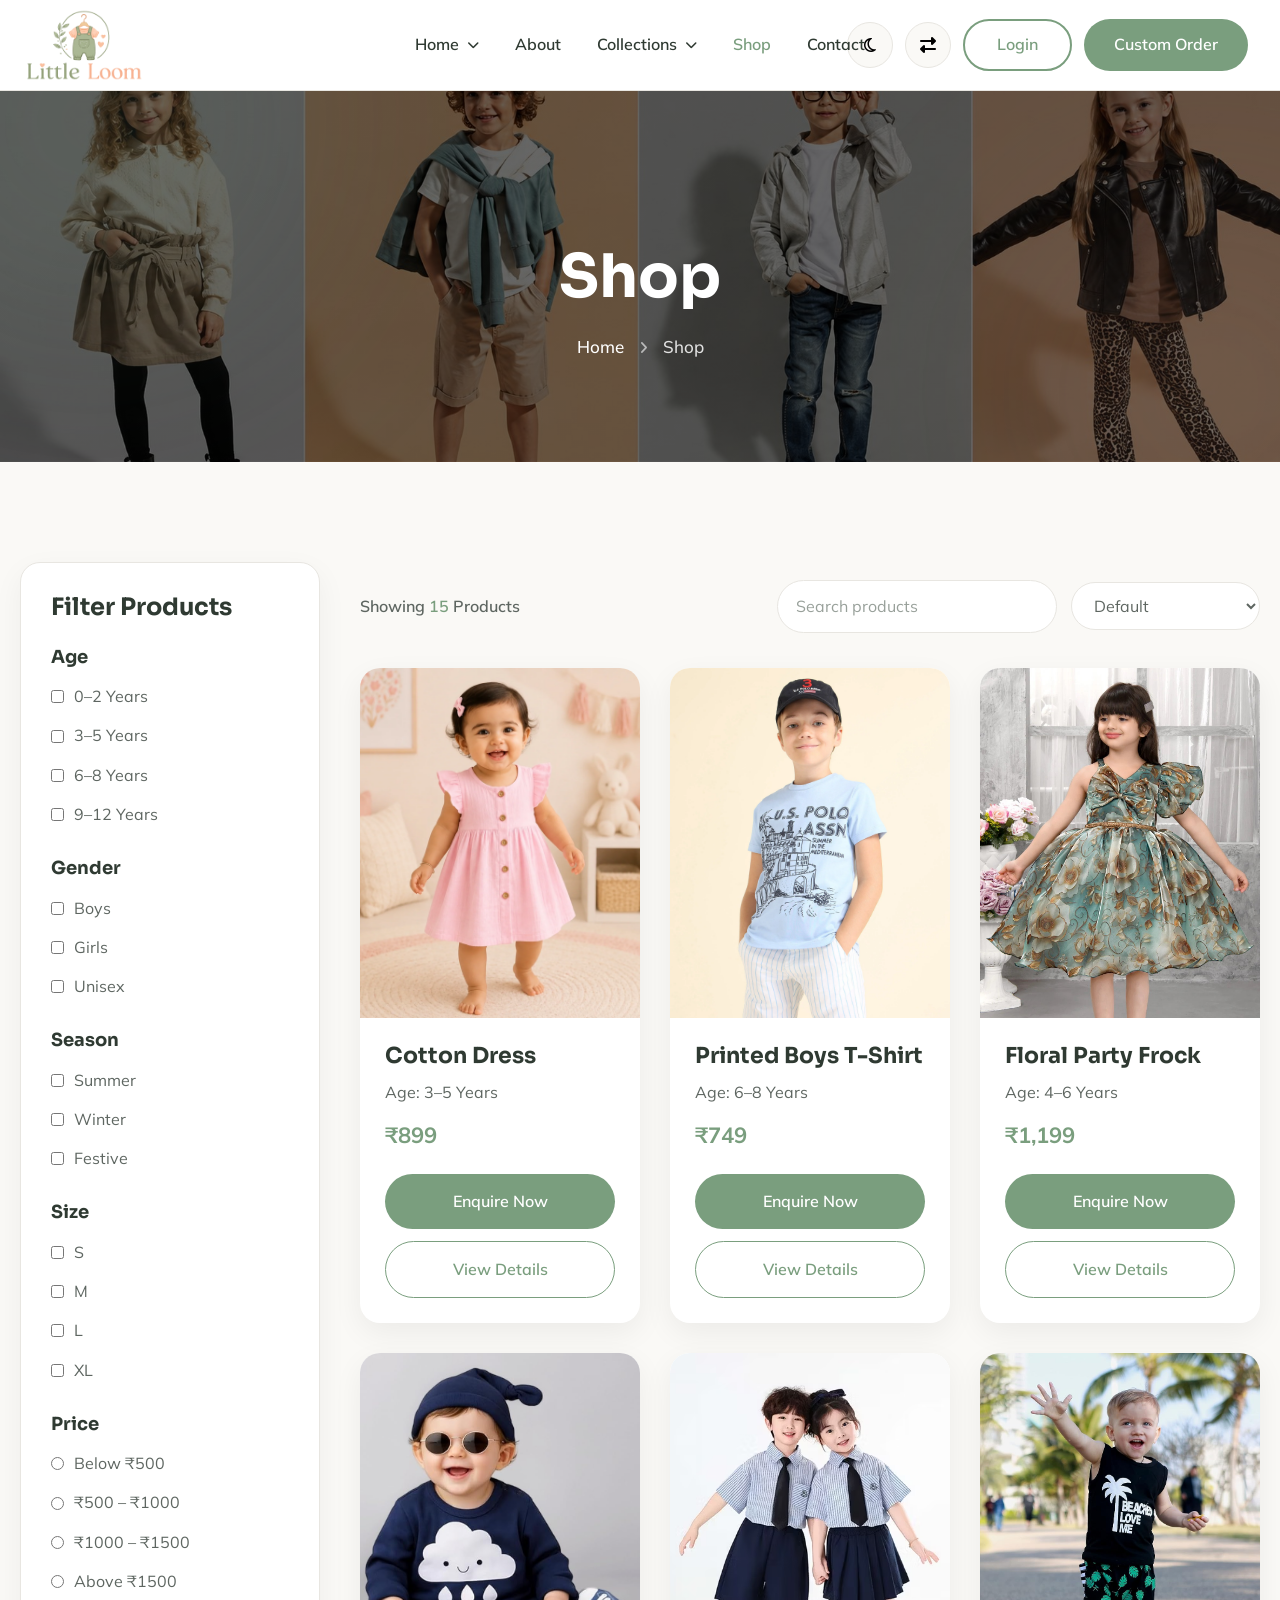
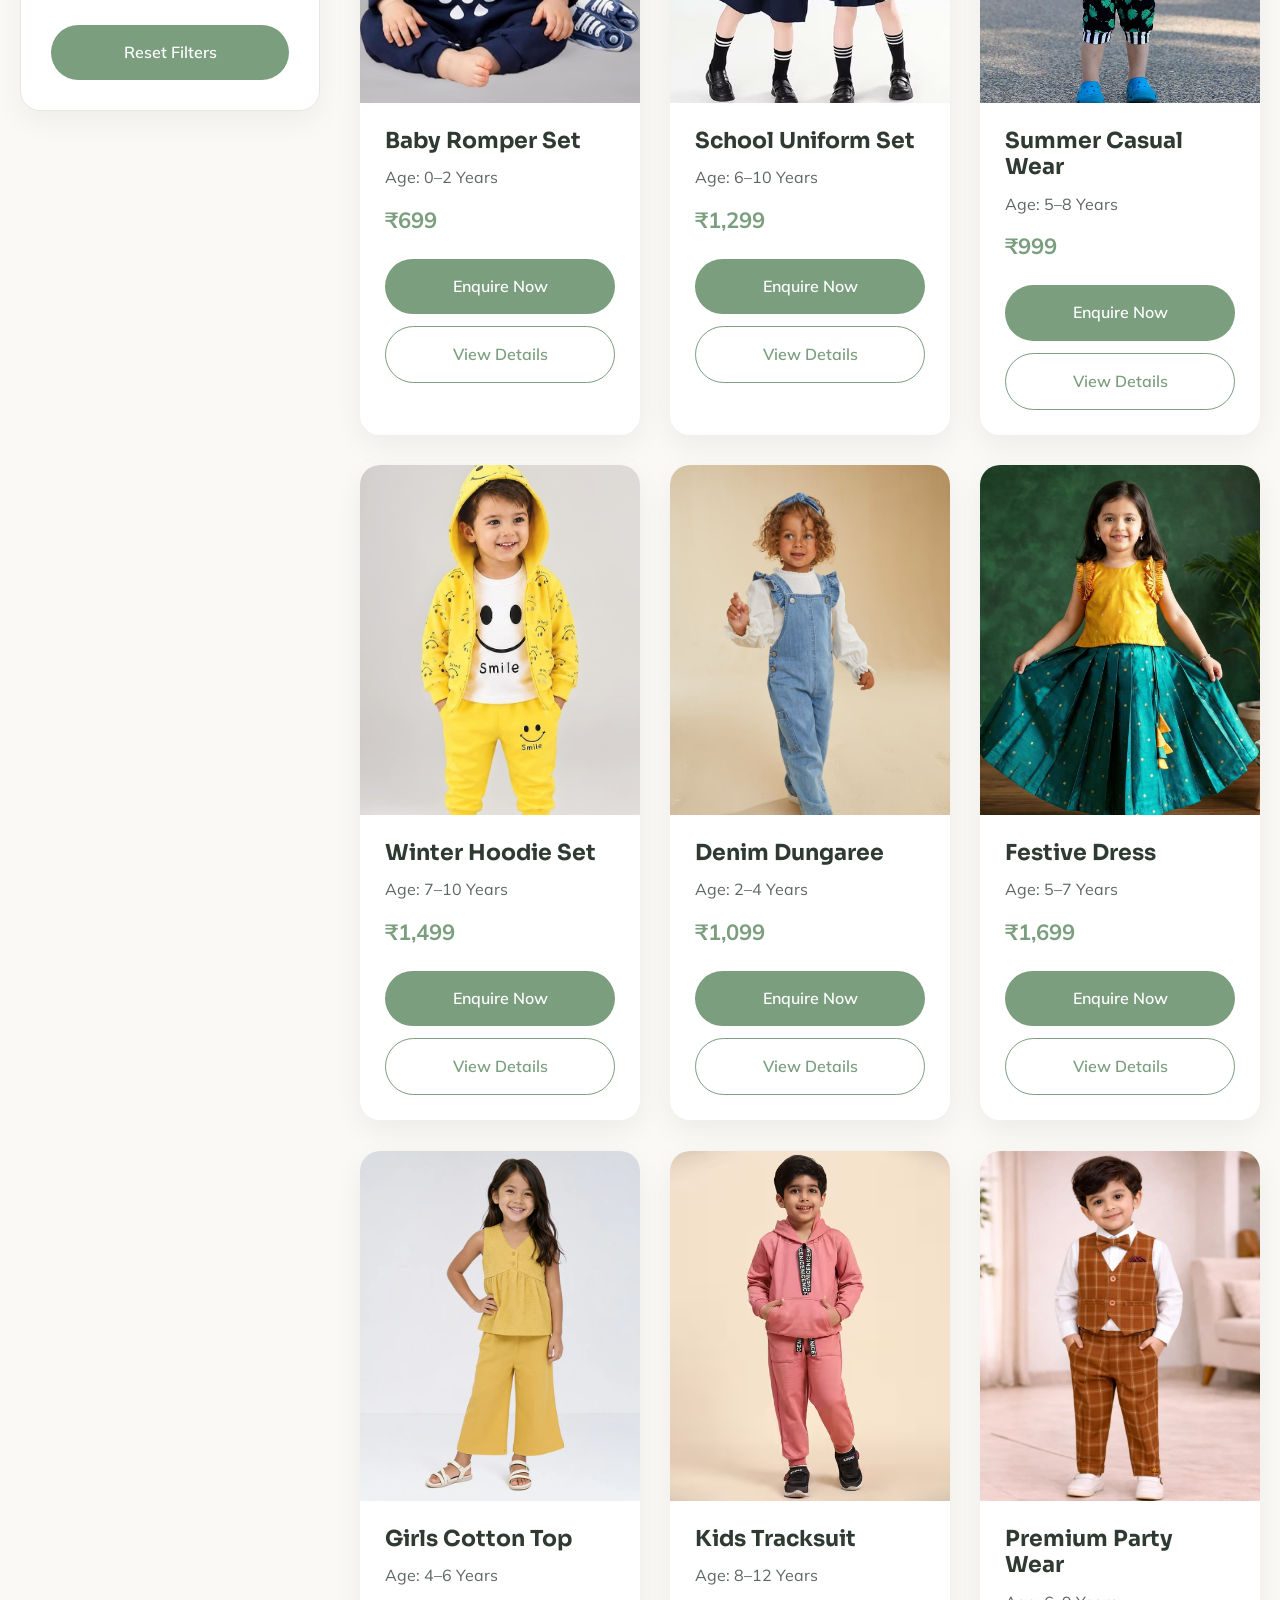
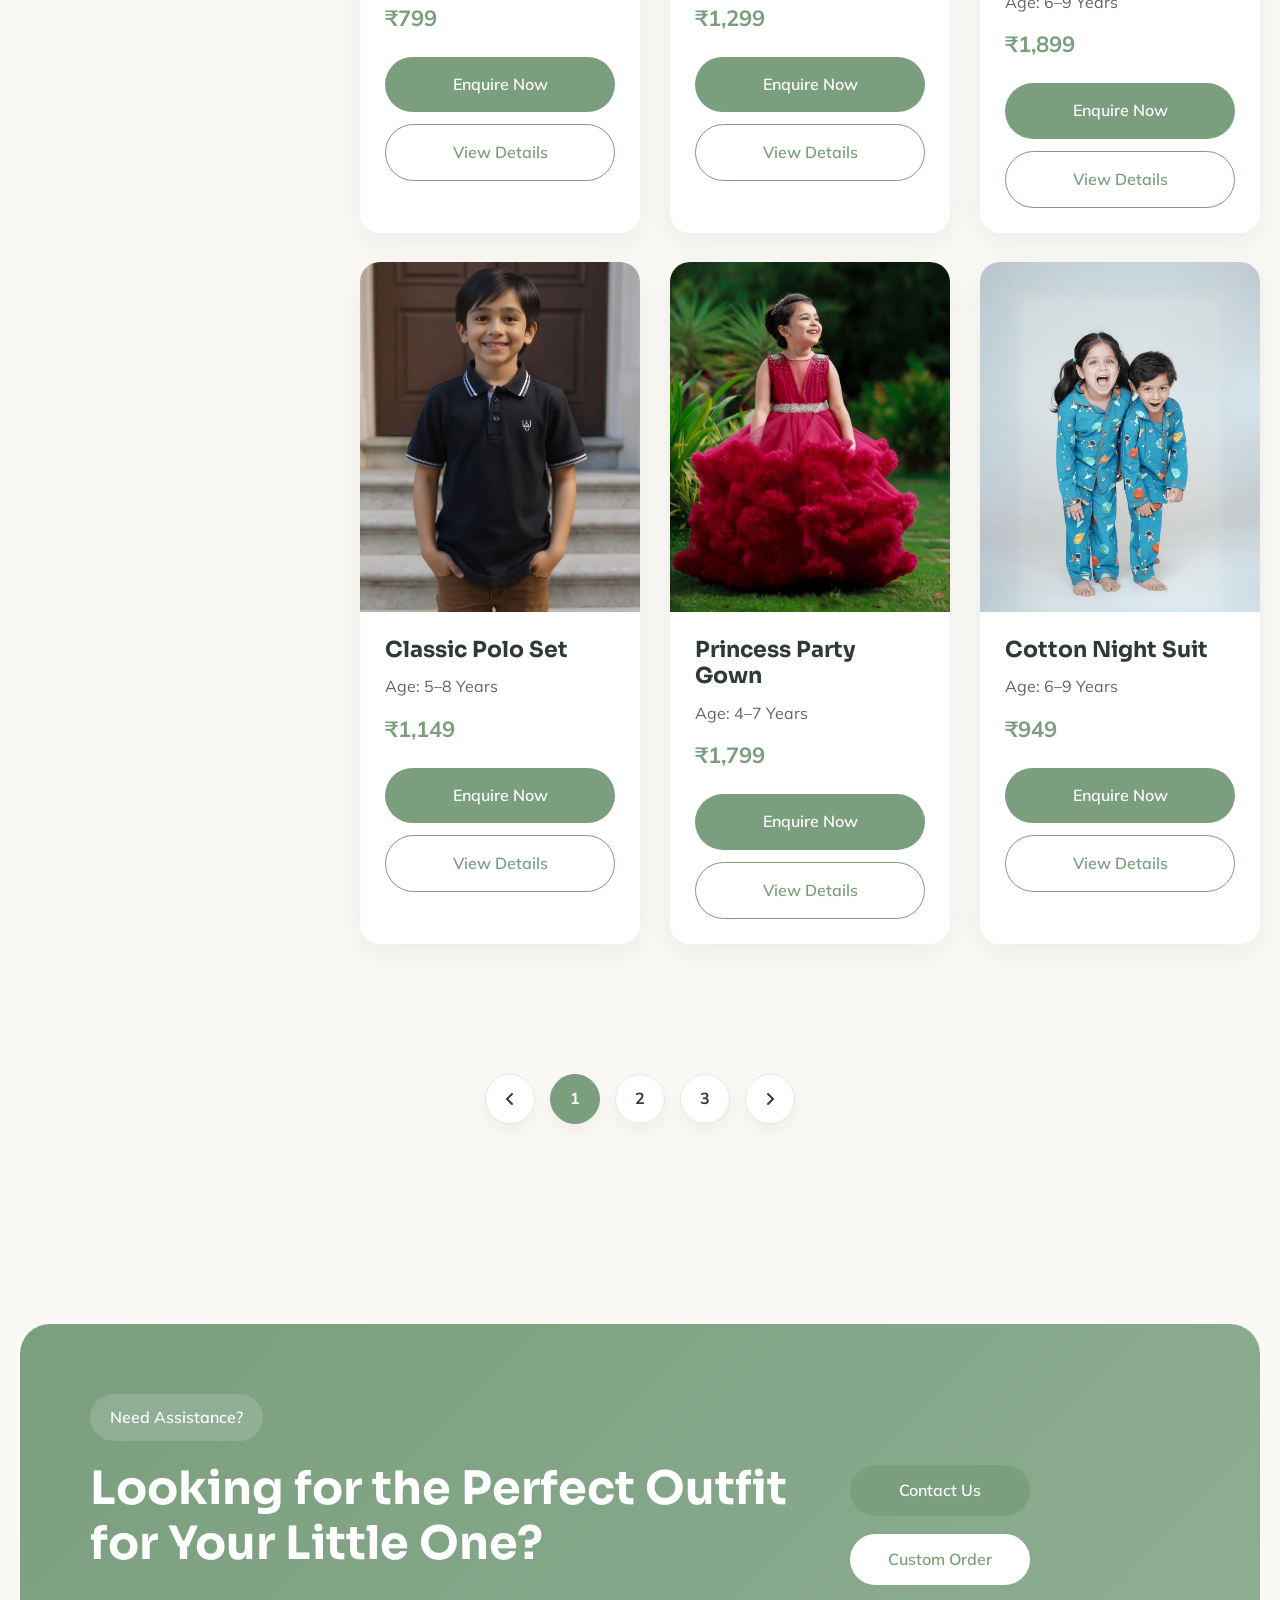
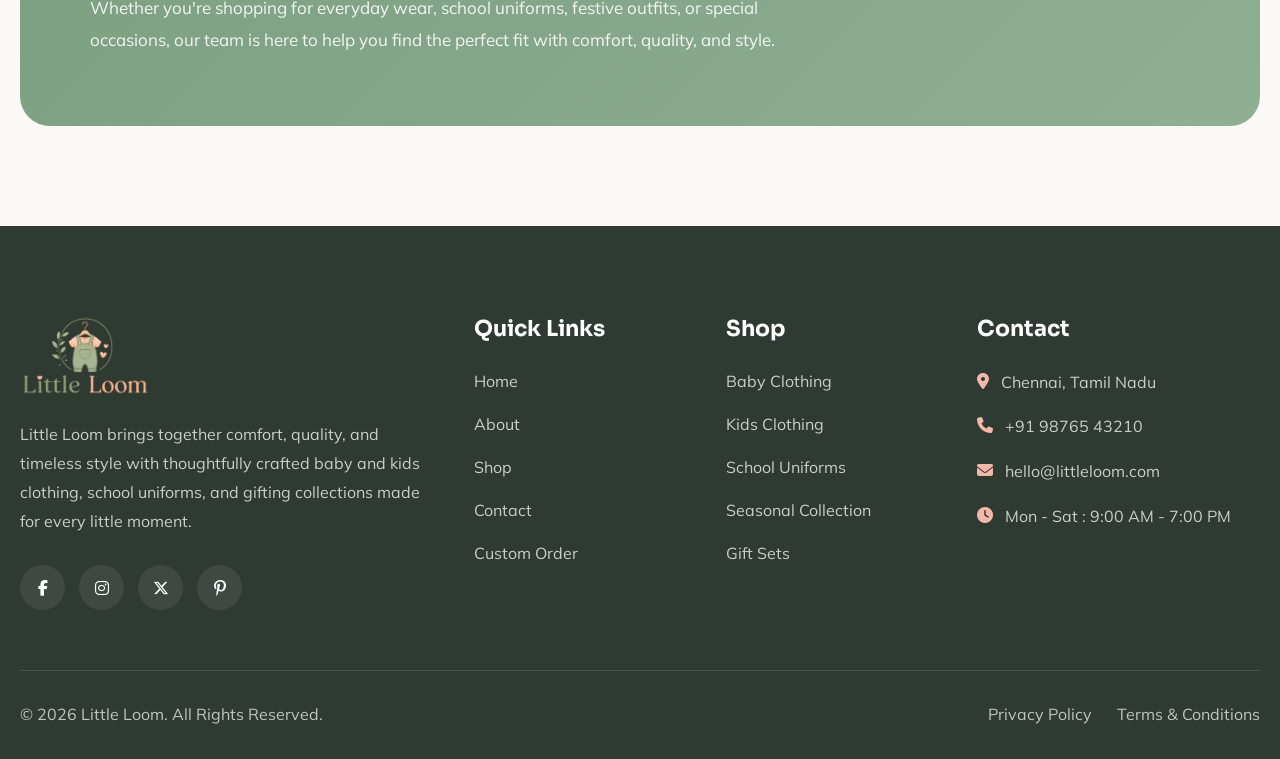
<file: shop.html>
﻿<!DOCTYPE html>
<html lang="en" dir="ltr">

<head>

    <!-- Basic Meta -->
    <meta charset="UTF-8">
    <meta name="viewport" content="width=device-width, initial-scale=1.0">
    <meta name="description"
        content="Little Loom is a premium baby and kids clothing store offering stylish outfits, school uniforms, seasonal collections, gift sets, and custom order solutions with comfort and quality.">
    <meta name="keywords"
        content="Little Loom, Baby Clothing, Kids Fashion, School Uniforms, Gift Sets, Children's Clothing, Custom Orders">
    <meta name="author" content="Little Loom">

    <!-- Title -->
    <title>Little Loom</title>

    <!-- Favicon -->
    <link rel="icon" type="image/png" href="images/favicon.png">

    <!-- Google Fonts -->
    <link rel="preconnect" href="https://fonts.googleapis.com">
    <link rel="preconnect" href="https://fonts.gstatic.com" crossorigin>
    <link
        href="https://fonts.googleapis.com/css2?family=Mulish:wght@300;400;500;600;700;800&family=Sora:wght@400;500;600;700;800&display=swap"
        rel="stylesheet">

    <!-- Font Awesome -->
    <link rel="stylesheet" href="https://cdnjs.cloudflare.com/ajax/libs/font-awesome/6.7.2/css/all.min.css">

    <link rel="stylesheet" href="https://cdn.jsdelivr.net/npm/swiper@11/swiper-bundle.min.css">

    <!-- CSS -->
    <link rel="stylesheet" href="css/style.css">

</head>

<body>

    <header class="header">

        <div class="container">

            <nav class="navbar">

                <!-- Logo -->

                <a href="index.html" class="logo">
                    <img src="images/logo.png" alt="Little Loom">
                </a>

                <button class="nav-toggle" type="button" aria-label="Toggle navigation" aria-expanded="false"
                    aria-controls="primaryNavigation">
                    <span></span>
                    <span></span>
                    <span></span>
                </button>

                <!-- Navigation -->

                <div class="nav-panel">

                    <button class="nav-close" type="button" aria-label="Close Menu">
                        <i class="fa-solid fa-xmark"></i>
                    </button>


                    <ul class="nav-menu" id="primaryNavigation">

                        <li class="dropdown">
                            <a href="index.html" class="nav-link dropdown-toggle" aria-haspopup="true"
                                aria-expanded="false">
                                Home
                                <i class="fa-solid fa-chevron-down"></i>
                            </a>

                            <ul class="dropdown-menu">
                                <li><a href="index.html">Home 1</a></li>
                                <li><a href="home-2.html">Home 2</a></li>
                            </ul>
                        </li>

                        <li>
                            <a href="about.html">About</a>
                        </li>

                        <li class="dropdown">

                            <button type="button" class="nav-link dropdown-toggle" aria-haspopup="true"
                                aria-expanded="false">
                                Collections
                                <i class="fa-solid fa-chevron-down"></i>
                            </button>

                            <ul class="dropdown-menu">
                                <li><a href="kids-wear.html">kids Wear</a></li>
                                <li><a href="school.html">School Uniforms</a></li>
                                <li><a href="season.html">Seasonal Collection</a></li>
                                <li><a href="size.html">Size Guide</a></li>
                            </ul>

                        </li>

                        <li>
                            <a href="shop.html">Shop</a>
                        </li>

                        <li>
                            <a href="contact.html">Contact</a>
                        </li>

                    </ul>

                    <!-- Right Side -->

                    <div class="nav-right">

                        <button class="theme-toggle">
                            <i class="fa-regular fa-moon"></i>
                        </button>

                        <button class="rtl-toggle">
                            <i class="fa-solid fa-globe"></i>
                        </button>

                        <a href="login.html" class="secondary-btn">
                            Login
                        </a>

                        <a href="custom-order.html" class="primary-btn">
                            Custom Order
                        </a>

                    </div>

                </div>

                <div class="nav-overlay" aria-hidden="true"></div>

            </nav>

        </div>

    </header>




    <!--=====================================
        Inner Banner Start
======================================-->

    <section class="page-banner shop-banner">

        <div class="container">

            <div class="page-banner-content">

                <h1>Shop</h1>

                <ul>

                    <li>
                        <a href="index.html">Home</a>
                    </li>

                    <li>
                        <i class="fa-solid fa-angle-right"></i>
                    </li>

                    <li>Shop</li>

                </ul>

            </div>

        </div>

    </section>

    <!--=====================================
        Inner Banner End
======================================-->

    <!--=====================================
        Shop Catalog Start
======================================-->

    <section class="shopcatalog">

        <div class="container">

            <div class="shopcatalog-wrapper">

                <!--==============================
                    Filter Sidebar
            ==============================-->

                <aside class="shopcatalog-filter">

                    <div class="shopcatalog-filter-card">

                        <h3>Filter Products</h3>

                        <!-- Age -->

                        <div class="shopcatalog-filter-group">

                            <h4>Age</h4>

                            <label><input type="checkbox" data-ll-shop-filter="age" data-ll-shop-value="0-2"> 0–2
                                Years</label>

                            <label><input type="checkbox" data-ll-shop-filter="age" data-ll-shop-value="3-5"> 3–5
                                Years</label>

                            <label><input type="checkbox" data-ll-shop-filter="age" data-ll-shop-value="6-8"> 6–8
                                Years</label>

                            <label><input type="checkbox" data-ll-shop-filter="age" data-ll-shop-value="9-12"> 9–12
                                Years</label>

                        </div>

                        <!-- Gender -->

                        <div class="shopcatalog-filter-group">

                            <h4>Gender</h4>

                            <label><input type="checkbox" data-ll-shop-filter="gender" data-ll-shop-value="boys">
                                Boys</label>

                            <label><input type="checkbox" data-ll-shop-filter="gender" data-ll-shop-value="girls">
                                Girls</label>

                            <label><input type="checkbox" data-ll-shop-filter="gender" data-ll-shop-value="unisex">
                                Unisex</label>

                        </div>

                        <!-- Season -->

                        <div class="shopcatalog-filter-group">

                            <h4>Season</h4>

                            <label><input type="checkbox" data-ll-shop-filter="season" data-ll-shop-value="summer">
                                Summer</label>

                            <label><input type="checkbox" data-ll-shop-filter="season" data-ll-shop-value="winter">
                                Winter</label>

                            <label><input type="checkbox" data-ll-shop-filter="season" data-ll-shop-value="festive">
                                Festive</label>

                        </div>

                        <!-- Size -->

                        <div class="shopcatalog-filter-group">

                            <h4>Size</h4>

                            <label><input type="checkbox" data-ll-shop-filter="size" data-ll-shop-value="s"> S</label>

                            <label><input type="checkbox" data-ll-shop-filter="size" data-ll-shop-value="m"> M</label>

                            <label><input type="checkbox" data-ll-shop-filter="size" data-ll-shop-value="l"> L</label>

                            <label><input type="checkbox" data-ll-shop-filter="size" data-ll-shop-value="xl"> XL</label>

                        </div>

                        <!-- Price -->

                        <div class="shopcatalog-filter-group">

                            <h4>Price</h4>

                            <label><input type="radio" name="price" data-ll-shop-filter="price" data-ll-shop-min="0"
                                    data-ll-shop-max="499"> Below ₹500</label>

                            <label><input type="radio" name="price" data-ll-shop-filter="price" data-ll-shop-min="500"
                                    data-ll-shop-max="1000"> ₹500 – ₹1000</label>

                            <label><input type="radio" name="price" data-ll-shop-filter="price" data-ll-shop-min="1001"
                                    data-ll-shop-max="1500"> ₹1000 – ₹1500</label>

                            <label><input type="radio" name="price" data-ll-shop-filter="price" data-ll-shop-min="1501"
                                    data-ll-shop-max="999999"> Above ₹1500</label>

                        </div>

                        <button class="shopcatalog-reset-btn" type="button">

                            Reset Filters

                        </button>

                    </div>

                </aside>

                <!--==============================
                    Product Area
            ==============================-->

                <div class="shopcatalog-products">

                    <!-- Active filter chips -->

                    <div class="ll-shop-filter-chips" hidden></div>

                    <div class="shopcatalog-toolbar">

                        <p>

                            Showing
                            <span class="ll-shop-product-count">15</span>
                            Products

                        </p>

                        <div class="ll-shop-toolbar-controls">

                            <!-- Live search -->

                            <input type="search" class="ll-shop-search-input" placeholder="Search products"
                                aria-label="Search products by name">

                            <!-- Responsive Filter Toggle -->

                            <button type="button" class="ll-shop-filter-toggle" aria-expanded="false"
                                aria-controls="llShopFilterPanel">
                                Filters
                            </button>

                            <select class="shopcatalog-sort" aria-label="Sort products">

                                <option value="default" selected>Default</option>

                                <option value="newest">Newest</option>

                                <option value="popular">Popular</option>

                                <option value="price-asc">Price Low to High</option>

                                <option value="price-desc">Price High to Low</option>

                            </select>

                        </div>

                    </div>

                    <div class="shopcatalog-grid">

                        <!-- Product 1 -->

                        <article class="shopcatalog-card" data-name="Organic Cotton Dress" data-age="3-5"
                            data-gender="girls" data-season="summer" data-size="m" data-price="899" data-popular="true"
                            data-new="true">

                            <div class="shopcatalog-image">

                                <img src="images/shop-1.jpg" alt="Organic Cotton Dress">

                            </div>

                            <div class="shopcatalog-content">

                                <h3>Cotton Dress</h3>

                                <p>Age: 3–5 Years</p>

                                <span>₹899</span>

                                <div class="shopcatalog-buttons">

                                    <a href="custom-order.html" class="shopcatalog-enquire-btn">

                                        Enquire Now

                                    </a>

                                    <a href="product-details.html" class="shopcatalog-details-btn">

                                        View Details

                                    </a>

                                </div>

                            </div>

                        </article>

                        <!-- Product 2 -->

                        <article class="shopcatalog-card" data-name="Printed Boys T-Shirt" data-age="6-8"
                            data-gender="boys" data-season="summer" data-size="s" data-price="749" data-popular="true"
                            data-new="false">

                            <div class="shopcatalog-image">

                                <img src="images/shop-2.jpg" alt="Printed Boys T-Shirt">

                            </div>

                            <div class="shopcatalog-content">

                                <h3>Printed Boys T-Shirt</h3>

                                <p>Age: 6–8 Years</p>

                                <span>₹749</span>

                                <div class="shopcatalog-buttons">

                                    <a href="custom-order.html" class="shopcatalog-enquire-btn">

                                        Enquire Now

                                    </a>

                                    <a href="product-details.html" class="shopcatalog-details-btn">

                                        View Details

                                    </a>

                                </div>

                            </div>

                        </article>

                        <!-- Product 3 -->

                        <article class="shopcatalog-card" data-name="Floral Party Frock" data-age="3-5"
                            data-gender="girls" data-season="festive" data-size="m" data-price="1199"
                            data-popular="true" data-new="true">

                            <div class="shopcatalog-image">

                                <img src="images/shop-3.jpg" alt="Floral Party Frock">

                            </div>

                            <div class="shopcatalog-content">

                                <h3>Floral Party Frock</h3>

                                <p>Age: 4–6 Years</p>

                                <span>₹1,199</span>

                                <div class="shopcatalog-buttons">

                                    <a href="custom-order.html" class="shopcatalog-enquire-btn">

                                        Enquire Now

                                    </a>

                                    <a href="product-details.html" class="shopcatalog-details-btn">

                                        View Details

                                    </a>

                                </div>

                            </div>

                        </article>

                        <!-- Product 4 -->

                        <article class="shopcatalog-card" data-name="Baby Romper Set" data-age="0-2"
                            data-gender="unisex" data-season="summer" data-size="s" data-price="699" data-popular="true"
                            data-new="true">

                            <div class="shopcatalog-image">

                                <img src="images/shop-4.jpg" alt="Baby Romper Set">

                            </div>

                            <div class="shopcatalog-content">

                                <h3>Baby Romper Set</h3>

                                <p>Age: 0–2 Years</p>

                                <span>₹699</span>

                                <div class="shopcatalog-buttons">

                                    <a href="custom-order.html" class="shopcatalog-enquire-btn">
                                        Enquire Now
                                    </a>

                                    <a href="product-details.html" class="shopcatalog-details-btn">
                                        View Details
                                    </a>

                                </div>

                            </div>

                        </article>

                        <!-- Product 5 -->

                        <article class="shopcatalog-card" data-name="School Uniform Set" data-age="9-12"
                            data-gender="boys" data-season="winter" data-size="l" data-price="1299" data-popular="true"
                            data-new="false">

                            <div class="shopcatalog-image">

                                <img src="images/shop-5.jpg" alt="School Uniform Set">

                            </div>

                            <div class="shopcatalog-content">

                                <h3>School Uniform Set</h3>

                                <p>Age: 6–10 Years</p>

                                <span>₹1,299</span>

                                <div class="shopcatalog-buttons">

                                    <a href="custom-order.html" class="shopcatalog-enquire-btn">
                                        Enquire Now
                                    </a>

                                    <a href="product-details.html" class="shopcatalog-details-btn">
                                        View Details
                                    </a>

                                </div>

                            </div>

                        </article>

                        <!-- Product 6 -->

                        <article class="shopcatalog-card" data-name="Summer Casual Wear" data-age="6-8"
                            data-gender="unisex" data-season="summer" data-size="m" data-price="999"
                            data-popular="false" data-new="true">

                            <div class="shopcatalog-image">

                                <img src="images/shop-6.jpg" alt="Summer Casual Wear">

                            </div>

                            <div class="shopcatalog-content">

                                <h3>Summer Casual Wear</h3>

                                <p>Age: 5–8 Years</p>

                                <span>₹999</span>

                                <div class="shopcatalog-buttons">

                                    <a href="custom-order.html" class="shopcatalog-enquire-btn">
                                        Enquire Now
                                    </a>

                                    <a href="product-details.html" class="shopcatalog-details-btn">
                                        View Details
                                    </a>

                                </div>

                            </div>

                        </article>


                        <!-- Product 7 -->

                        <article class="shopcatalog-card" data-name="Winter Hoodie Set" data-age="9-12"
                            data-gender="boys" data-season="winter" data-size="l" data-price="1499" data-popular="true"
                            data-new="false">

                            <div class="shopcatalog-image">

                                <img src="images/shop-7.jpg" alt="Winter Hoodie Set">

                            </div>

                            <div class="shopcatalog-content">

                                <h3>Winter Hoodie Set</h3>

                                <p>Age: 7–10 Years</p>

                                <span>₹1,499</span>

                                <div class="shopcatalog-buttons">

                                    <a href="custom-order.html" class="shopcatalog-enquire-btn">
                                        Enquire Now
                                    </a>

                                    <a href="product-details.html" class="shopcatalog-details-btn">
                                        View Details
                                    </a>

                                </div>

                            </div>

                        </article>

                        <!-- Product 8 -->

                        <article class="shopcatalog-card" data-name="Denim Dungaree" data-age="0-2" data-gender="unisex"
                            data-season="summer" data-size="s" data-price="1099" data-popular="false" data-new="true">

                            <div class="shopcatalog-image">

                                <img src="images/shop-8.jpg" alt="Denim Dungaree">

                            </div>

                            <div class="shopcatalog-content">

                                <h3>Denim Dungaree</h3>

                                <p>Age: 2–4 Years</p>

                                <span>₹1,099</span>

                                <div class="shopcatalog-buttons">

                                    <a href="custom-order.html" class="shopcatalog-enquire-btn">
                                        Enquire Now
                                    </a>

                                    <a href="product-details.html" class="shopcatalog-details-btn">
                                        View Details
                                    </a>

                                </div>

                            </div>

                        </article>

                        <!-- Product 9 -->

                        <article class="shopcatalog-card" data-name="Ethnic Festive Dress" data-age="6-8"
                            data-gender="girls" data-season="festive" data-size="m" data-price="1699"
                            data-popular="true" data-new="true">

                            <div class="shopcatalog-image">

                                <img src="images/shop-9.jpg" alt="Ethnic Festive Dress">

                            </div>

                            <div class="shopcatalog-content">

                                <h3>Festive Dress</h3>

                                <p>Age: 5–7 Years</p>

                                <span>₹1,699</span>

                                <div class="shopcatalog-buttons">

                                    <a href="custom-order.html" class="shopcatalog-enquire-btn">
                                        Enquire Now
                                    </a>

                                    <a href="product-details.html" class="shopcatalog-details-btn">
                                        View Details
                                    </a>

                                </div>

                            </div>

                        </article>

                        <!-- Product 10 -->

                        <article class="shopcatalog-card" data-name="Girls Cotton Top" data-age="3-5"
                            data-gender="girls" data-season="summer" data-size="s" data-price="799" data-popular="false"
                            data-new="false">

                            <div class="shopcatalog-image">

                                <img src="images/shop-10.jpg" alt="Girls Cotton Top">

                            </div>

                            <div class="shopcatalog-content">

                                <h3>Girls Cotton Top</h3>

                                <p>Age: 4–6 Years</p>

                                <span>₹799</span>

                                <div class="shopcatalog-buttons">

                                    <a href="custom-order.html" class="shopcatalog-enquire-btn">
                                        Enquire Now
                                    </a>

                                    <a href="product-details.html" class="shopcatalog-details-btn">
                                        View Details
                                    </a>

                                </div>

                            </div>

                        </article>

                        <!-- Product 11 -->

                        <article class="shopcatalog-card" data-name="Kids Tracksuit" data-age="9-12"
                            data-gender="unisex" data-season="winter" data-size="xl" data-price="1299"
                            data-popular="true" data-new="false">

                            <div class="shopcatalog-image">

                                <img src="images/shop-11.jpg" alt="Kids Tracksuit">

                            </div>

                            <div class="shopcatalog-content">

                                <h3>Kids Tracksuit</h3>

                                <p>Age: 8–12 Years</p>

                                <span>₹1,299</span>

                                <div class="shopcatalog-buttons">

                                    <a href="custom-order.html" class="shopcatalog-enquire-btn">
                                        Enquire Now
                                    </a>

                                    <a href="product-details.html" class="shopcatalog-details-btn">
                                        View Details
                                    </a>

                                </div>

                            </div>

                        </article>

                        <!-- Product 12 -->

                        <article class="shopcatalog-card" data-name="Premium Party Wear" data-age="6-8"
                            data-gender="girls" data-season="festive" data-size="l" data-price="1899"
                            data-popular="true" data-new="true">

                            <div class="shopcatalog-image">

                                <img src="images/shop-12.jpg" alt="Premium Party Wear">

                            </div>

                            <div class="shopcatalog-content">

                                <h3>Premium Party Wear</h3>

                                <p>Age: 6–9 Years</p>

                                <span>₹1,899</span>

                                <div class="shopcatalog-buttons">

                                    <a href="custom-order.html" class="shopcatalog-enquire-btn">
                                        Enquire Now
                                    </a>

                                    <a href="product-details.html" class="shopcatalog-details-btn">
                                        View Details
                                    </a>

                                </div>

                            </div>

                        </article>

                        <!-- Product 13 -->

                        <article class="shopcatalog-card" data-name="Classic Polo Set" data-age="6-8" data-gender="boys"
                            data-season="summer" data-size="m" data-price="1149" data-popular="false" data-new="false">

                            <div class="shopcatalog-image">

                                <img src="images/shop-13.jpg" alt="Classic Polo Set">

                            </div>

                            <div class="shopcatalog-content">

                                <h3>Classic Polo Set</h3>

                                <p>Age: 5–8 Years</p>

                                <span>₹1,149</span>

                                <div class="shopcatalog-buttons">

                                    <a href="custom-order.html" class="shopcatalog-enquire-btn">
                                        Enquire Now
                                    </a>

                                    <a href="product-details.html" class="shopcatalog-details-btn">
                                        View Details
                                    </a>

                                </div>

                            </div>

                        </article>

                        <!-- Product 14 -->

                        <article class="shopcatalog-card" data-name="Princess Party Gown" data-age="3-5"
                            data-gender="girls" data-season="festive" data-size="l" data-price="1799"
                            data-popular="true" data-new="false">

                            <div class="shopcatalog-image">

                                <img src="images/shop-14.jpg" alt="Princess Party Gown">

                            </div>

                            <div class="shopcatalog-content">

                                <h3>Princess Party Gown</h3>

                                <p>Age: 4–7 Years</p>

                                <span>₹1,799</span>

                                <div class="shopcatalog-buttons">

                                    <a href="custom-order.html" class="shopcatalog-enquire-btn">
                                        Enquire Now
                                    </a>

                                    <a href="product-details.html" class="shopcatalog-details-btn">
                                        View Details
                                    </a>

                                </div>

                            </div>

                        </article>

                        <!-- Product 15 -->

                        <article class="shopcatalog-card" data-name="Cotton Night Suit" data-age="6-8"
                            data-gender="unisex" data-season="winter" data-size="xl" data-price="949"
                            data-popular="false" data-new="true">

                            <div class="shopcatalog-image">

                                <img src="images/shop-15.jpg" alt="Cotton Night Suit">

                            </div>

                            <div class="shopcatalog-content">

                                <h3>Cotton Night Suit</h3>

                                <p>Age: 6–9 Years</p>

                                <span>₹949</span>

                                <div class="shopcatalog-buttons">

                                    <a href="custom-order.html" class="shopcatalog-enquire-btn">
                                        Enquire Now
                                    </a>

                                    <a href="product-details.html" class="shopcatalog-details-btn">
                                        View Details
                                    </a>

                                </div>

                            </div>

                        </article>
                    </div>
                </div>

                <!-- Responsive Filter Panel -->

                <div class="ll-shop-filter-overlay" hidden></div>

                <div class="ll-shop-filter-panel" id="llShopFilterPanel" aria-hidden="true">

                    <button type="button" class="ll-shop-filter-close" aria-label="Close filters">
                        <i class="fa-solid fa-xmark"></i>
                    </button>

                    <div class="ll-shop-filter-panel-inner"></div>

                </div>

            </div>

        </div>

    </section>

    <!--=====================================
        Shop Catalog End
======================================-->


    <!--=====================================
        Shop Pagination Start
======================================-->

    <section class="shoppagination">

        <div class="container">

            <div class="shoppagination-wrapper">

                <a href="#" class="shoppagination-btn">
                    <i class="fa-solid fa-angle-left"></i>
                </a>

                <a href="#" class="shoppagination-btn active">
                    1
                </a>

                <a href="#" class="shoppagination-btn">
                    2
                </a>

                <a href="#" class="shoppagination-btn">
                    3
                </a>

                <a href="#" class="shoppagination-btn">
                    <i class="fa-solid fa-angle-right"></i>
                </a>

            </div>

        </div>

    </section>

    <!--=====================================
        Shop Pagination End
======================================-->

    <!--=====================================
        Shop CTA Start
======================================-->

    <section class="shopcta">

        <div class="container">

            <div class="shopcta-wrapper">

                <div class="shopcta-content">

                    <span class="shopcta-subtitle">

                        Need Assistance?

                    </span>

                    <h2>

                        Looking for the Perfect Outfit for Your Little One?

                    </h2>

                    <p>

                        Whether you're shopping for everyday wear, school uniforms,
                        festive outfits, or special occasions, our team is here to
                        help you find the perfect fit with comfort, quality, and style.

                    </p>

                </div>

                <div class="shopcta-buttons">

                    <a href="contact.html" class="primary-btn">

                        Contact Us

                    </a>

                    <a href="custom-order.html" class="secondary-btn">

                        Custom Order

                    </a>

                </div>

            </div>

        </div>

    </section>

    <!--=====================================
        Shop CTA End
======================================-->



    <!--=====================================
            Footer Start
======================================-->

    <footer class="footer">

        <div class="container">

            <div class="footer-wrapper">

                <!-- Footer Logo -->

                <div class="footer-column">

                    <a href="index.html" class="footer-logo">
                        <img src="images/logo.png" alt="Little Loom">
                    </a>

                    <p>
                        Little Loom brings together comfort, quality, and timeless style with thoughtfully crafted baby
                        and kids clothing, school uniforms, and gifting collections made for every little moment.
                    </p>

                    <div class="footer-social">

                        <a href="#"><i class="fa-brands fa-facebook-f"></i></a>

                        <a href="#"><i class="fa-brands fa-instagram"></i></a>

                        <a href="#"><i class="fa-brands fa-x-twitter"></i></a>

                        <a href="#"><i class="fa-brands fa-pinterest-p"></i></a>

                    </div>

                </div>

                <!-- Quick Links -->

                <div class="footer-column">

                    <h4>Quick Links</h4>

                    <ul>

                        <li><a href="#">Home</a></li>

                        <li><a href="#">About</a></li>

                        <li><a href="#">Shop</a></li>

                        <li><a href="#">Contact</a></li>

                        <li><a href="#">Custom Order</a></li>

                    </ul>

                </div>

                <!-- Shop -->

                <div class="footer-column">

                    <h4>Shop</h4>

                    <ul>

                        <li><a href="#">Baby Clothing</a></li>

                        <li><a href="#">Kids Clothing</a></li>

                        <li><a href="#">School Uniforms</a></li>

                        <li><a href="#">Seasonal Collection</a></li>

                        <li><a href="#">Gift Sets</a></li>

                    </ul>

                </div>

                <!-- Contact -->

                <div class="footer-column">

                    <h4>Contact</h4>

                    <ul class="footer-contact">

                        <li>
                            <i class="fa-solid fa-location-dot"></i>
                            Chennai, Tamil Nadu
                        </li>

                        <li>
                            <i class="fa-solid fa-phone"></i>
                            +91 98765 43210
                        </li>

                        <li>
                            <i class="fa-solid fa-envelope"></i>
                            hello@littleloom.com
                        </li>

                        <li>
                            <i class="fa-solid fa-clock"></i>
                            Mon - Sat : 9:00 AM - 7:00 PM
                        </li>

                    </ul>

                </div>

            </div>

            <div class="footer-bottom">

                <p>
                    © 2026 Little Loom. All Rights Reserved.
                </p>

                <div class="footer-links">

                    <a href="#">Privacy Policy</a>

                    <a href="#">Terms & Conditions</a>

                </div>

            </div>

        </div>

    </footer>

    <!--=====================================
            Footer End
======================================-->

    <!--=====================================
        Scroll To Top Start
======================================-->

    <button class="scroll-top-btn">

        <i class="fa-solid fa-arrow-up"></i>

    </button>

    <!--=====================================
        Scroll To Top End
======================================-->

    <script src="https://cdn.jsdelivr.net/npm/swiper@11/swiper-bundle.min.js"></script>

    <script src="js/main.js"></script>
</body>

</html>
</file>
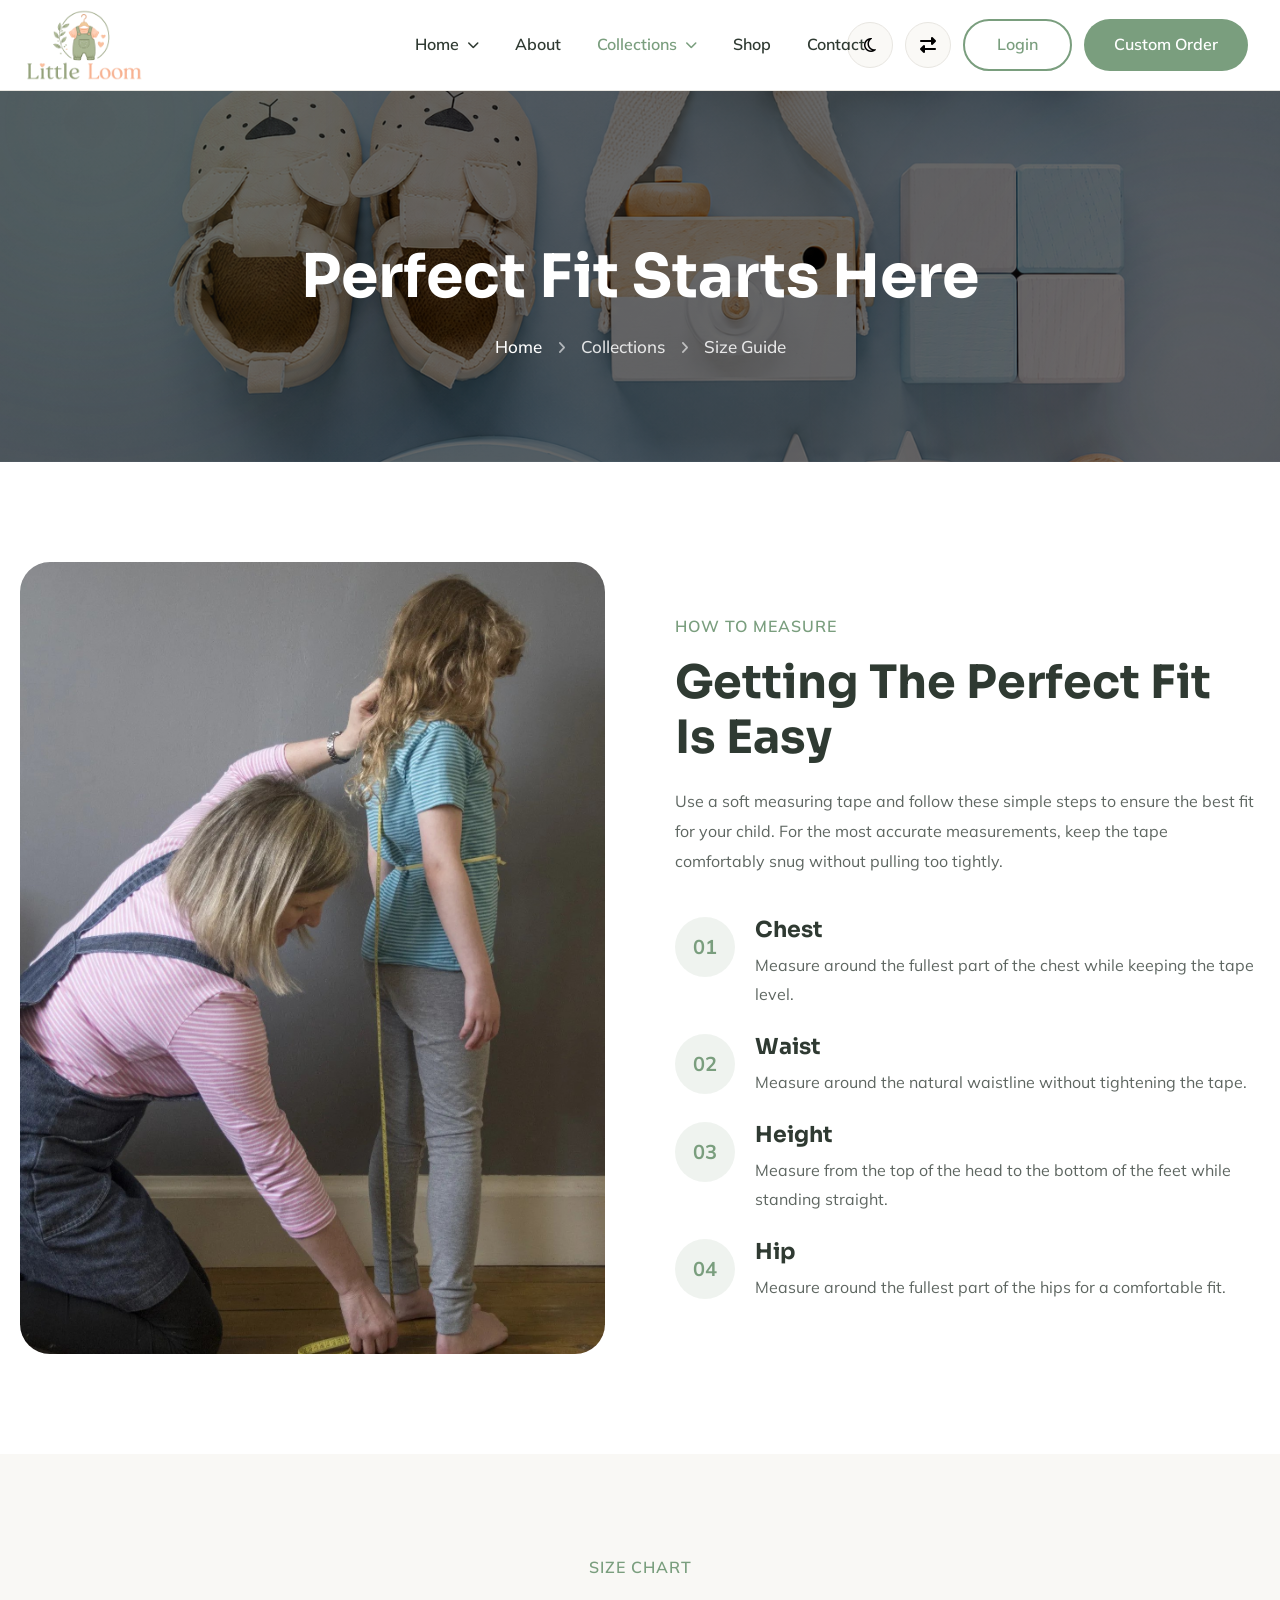
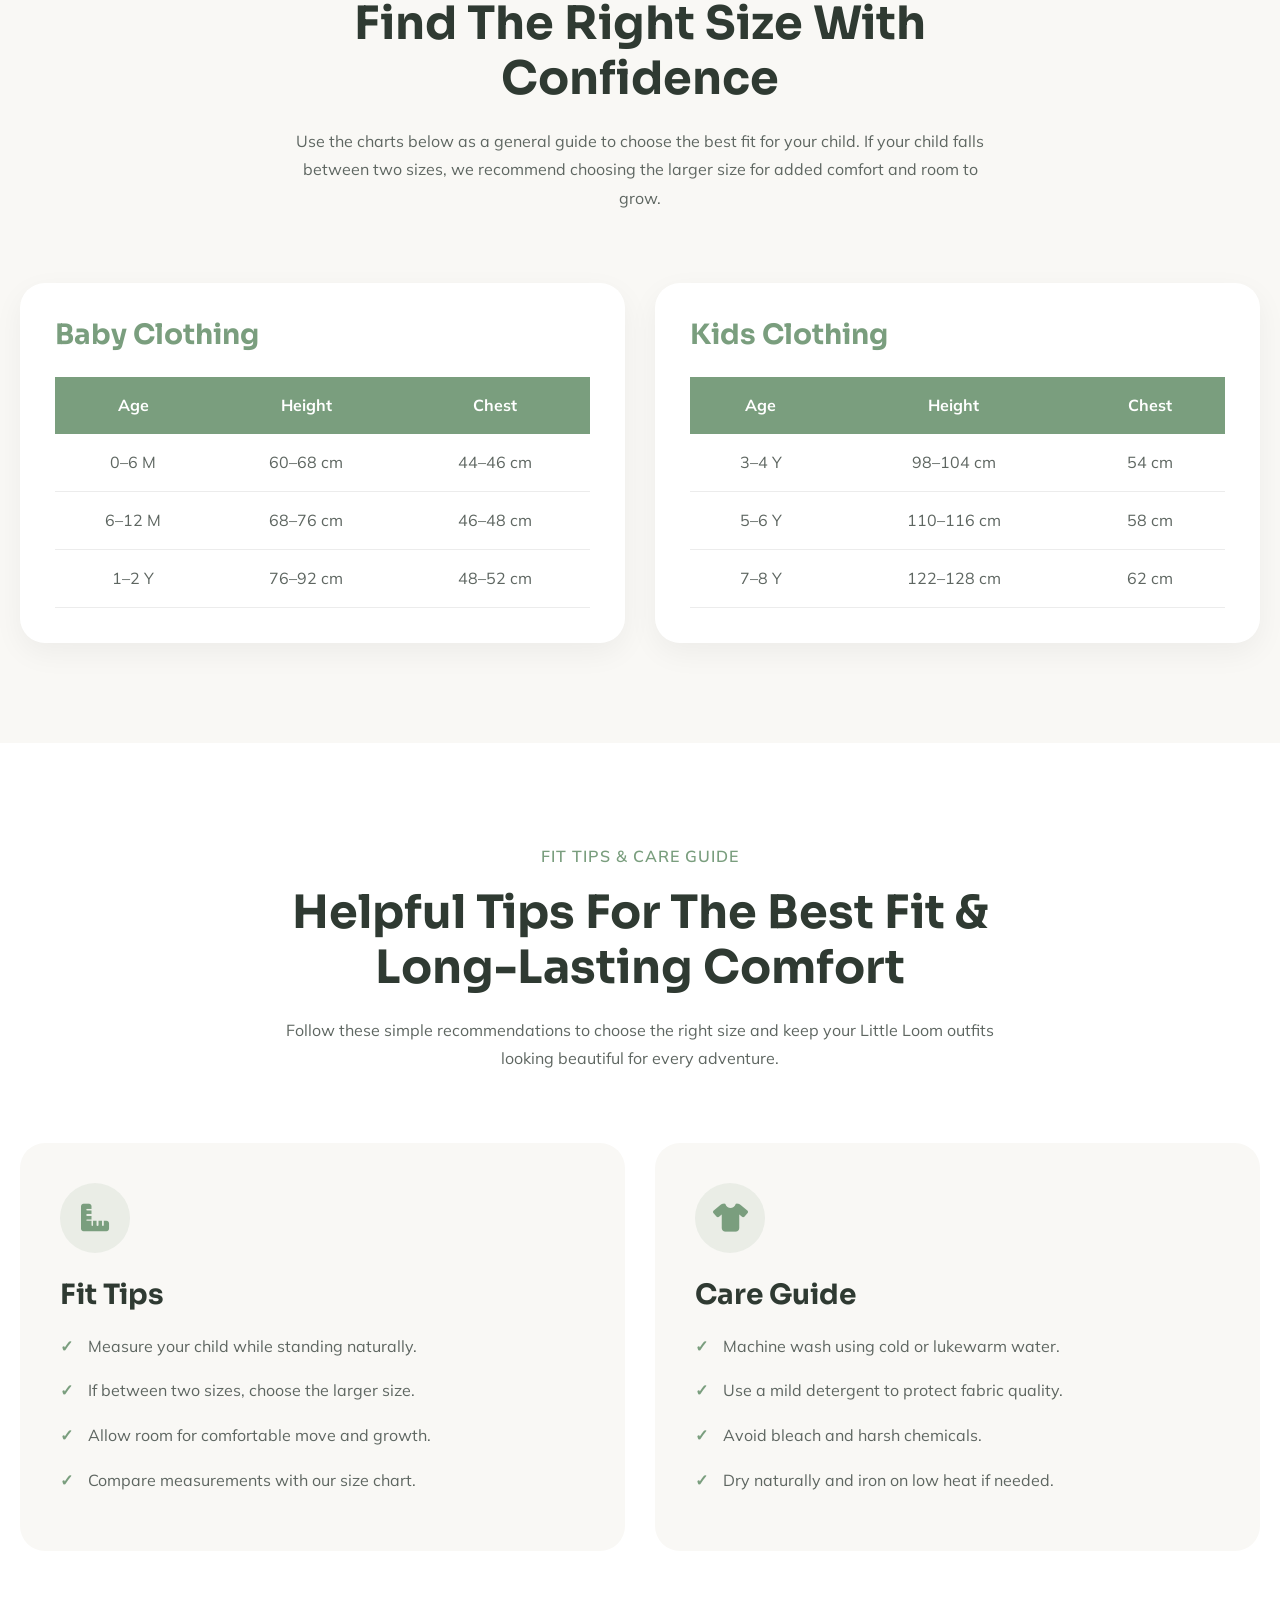
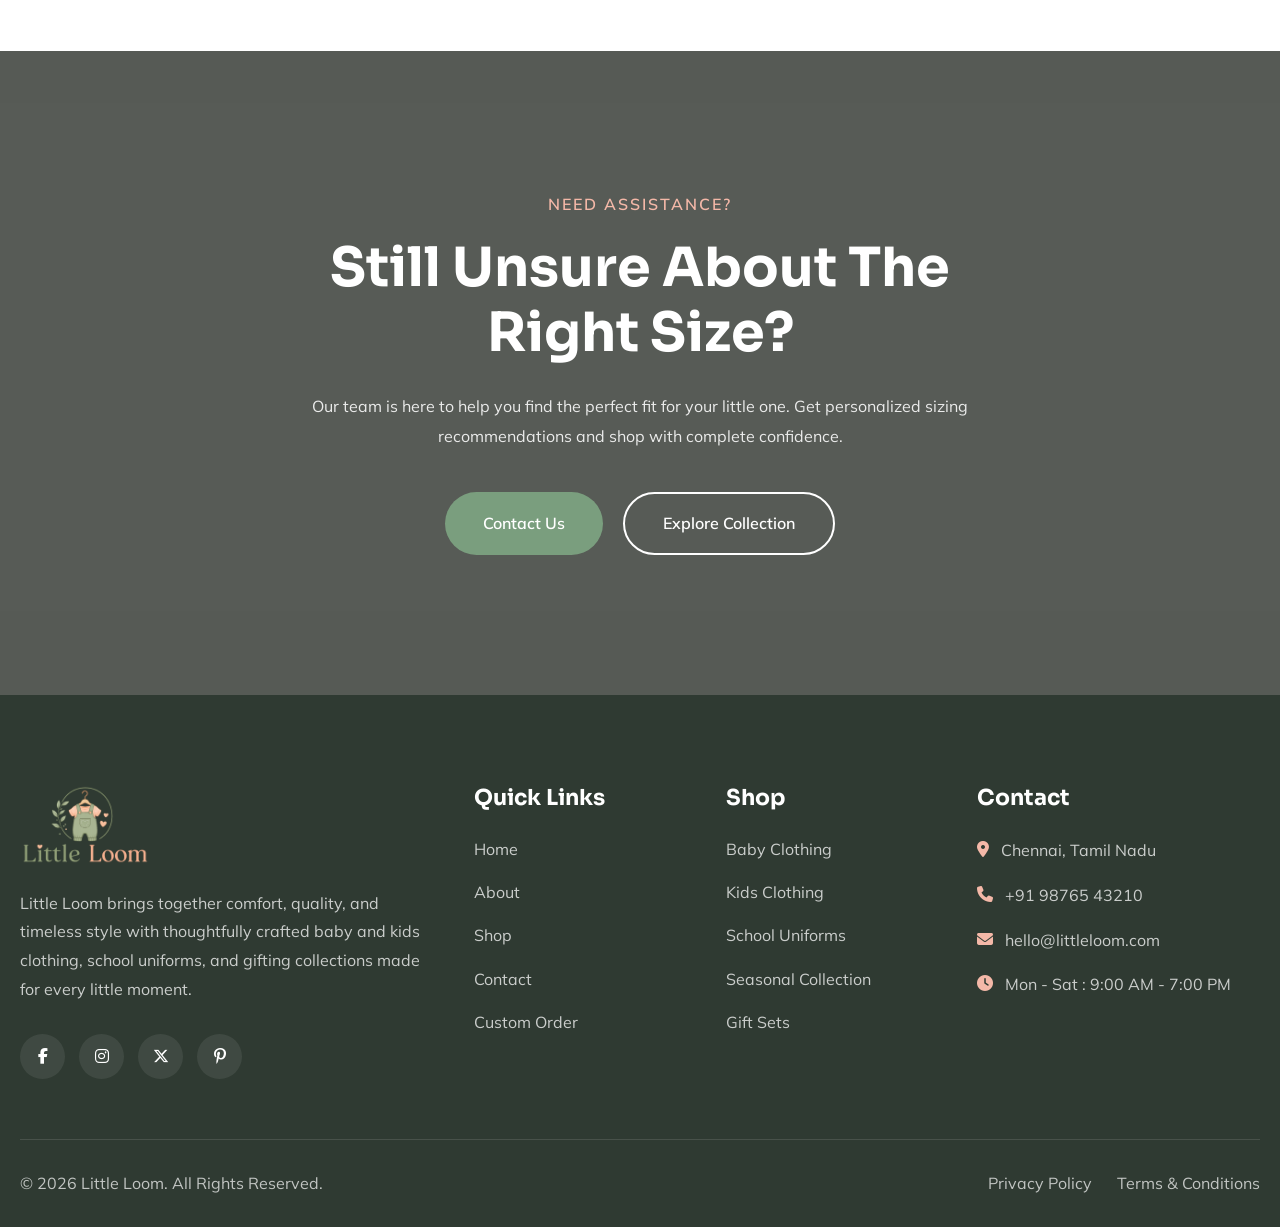
<file: size.html>
<!DOCTYPE html>
<html lang="en" dir="ltr">

<head>

    <!-- Basic Meta -->
    <meta charset="UTF-8">
    <meta name="viewport" content="width=device-width, initial-scale=1.0">
    <meta name="description"
        content="Little Loom is a premium baby and kids clothing store offering stylish outfits, school uniforms, seasonal collections, gift sets, and custom order solutions with comfort and quality.">
    <meta name="keywords"
        content="Little Loom, Baby Clothing, Kids Fashion, School Uniforms, Gift Sets, Children's Clothing, Custom Orders">
    <meta name="author" content="Little Loom">

    <!-- Title -->
    <title>Little Loom</title>

    <!-- Favicon -->
    <link rel="icon" type="image/png" href="images/favicon.png">

    <!-- Google Fonts -->
    <link rel="preconnect" href="https://fonts.googleapis.com">
    <link rel="preconnect" href="https://fonts.gstatic.com" crossorigin>
    <link
        href="https://fonts.googleapis.com/css2?family=Mulish:wght@300;400;500;600;700;800&family=Sora:wght@400;500;600;700;800&display=swap"
        rel="stylesheet">

    <!-- Font Awesome -->
    <link rel="stylesheet" href="https://cdnjs.cloudflare.com/ajax/libs/font-awesome/6.7.2/css/all.min.css">

    <!-- CSS -->
    <link rel="stylesheet" href="css/style.css">

</head>

<body>

    <header class="header">

        <div class="container">

            <nav class="navbar">

                <!-- Logo -->

                <a href="index.html" class="logo">
                    <img src="images/logo.png" alt="Little Loom">
                </a>

                <button class="nav-toggle" type="button" aria-label="Toggle navigation" aria-expanded="false"
                    aria-controls="primaryNavigation">
                    <span></span>
                    <span></span>
                    <span></span>
                </button>

                <!-- Navigation -->

                <div class="nav-panel">

                    <button class="nav-close" type="button" aria-label="Close Menu">
                        <i class="fa-solid fa-xmark"></i>
                    </button>


                    <ul class="nav-menu" id="primaryNavigation">

                        <li class="dropdown">
                            <a href="index.html" class="nav-link dropdown-toggle" aria-haspopup="true"
                                aria-expanded="false">
                                Home
                                <i class="fa-solid fa-chevron-down"></i>
                            </a>

                            <ul class="dropdown-menu">
                                <li><a href="index.html">Home 1</a></li>
                                <li><a href="home-2.html">Home 2</a></li>
                            </ul>
                        </li>

                        <li>
                            <a href="about.html">About</a>
                        </li>

                        <li class="dropdown">

                            <button type="button" class="nav-link dropdown-toggle" aria-haspopup="true"
                                aria-expanded="false">
                                Collections
                                <i class="fa-solid fa-chevron-down"></i>
                            </button>

                            <ul class="dropdown-menu">
                                <li><a href="kids-wear.html">kids Wear</a></li>
                                <li><a href="school.html">School Uniforms</a></li>
                                <li><a href="season.html">Seasonal Collection</a></li>
                                <li><a href="size.html">Size Guide</a></li>
                            </ul>

                        </li>

                        <li>
                            <a href="shop.html">Shop</a>
                        </li>

                        <li>
                            <a href="contact.html">Contact</a>
                        </li>

                    </ul>

                    <!-- Right Side -->

                    <div class="nav-right">

                        <button class="theme-toggle">
                            <i class="fa-regular fa-moon"></i>
                        </button>

                        <button class="rtl-toggle">
                            <i class="fa-solid fa-globe"></i>
                        </button>

                        <a href="login.html" class="secondary-btn">
                            Login
                        </a>

                        <a href="custom-order.html" class="primary-btn">
                            Custom Order
                        </a>

                    </div>

                </div>

                <div class="nav-overlay" aria-hidden="true"></div>

            </nav>

        </div>

    </header>




    <!--=====================================
        Inner Banner Start
======================================-->

    <section class="page-banner size-banner">

        <div class="container">

            <div class="page-banner-content">

                <h1>Perfect Fit Starts Here</h1>

                <ul>

                    <li>
                        <a href="index.html">Home</a>
                    </li>

                    <li>
                        <i class="fa-solid fa-angle-right"></i>
                    </li>

                    <li>Collections</li>

                    <li>
                        <i class="fa-solid fa-angle-right"></i>
                    </li>

                    <li>Size Guide</li>

                </ul>

            </div>

        </div>

    </section>

    <!--=====================================
        Inner Banner End
======================================-->


    <!--=====================================
        How To Measure Section Start
======================================-->

    <section class="sizemeasure-section">

        <div class="container">

            <div class="sizemeasure-wrapper">

                <div class="sizemeasure-image">

                    <img src="images/size-measure-guide.jpg" alt="How To Measure Child">

                </div>

                <div class="sizemeasure-content">

                    <span class="sizemeasure-subtitle">
                        How To Measure
                    </span>

                    <h2 class="sizemeasure-title">
                        Getting The Perfect Fit Is Easy
                    </h2>

                    <p class="sizemeasure-description">
                        Use a soft measuring tape and follow these simple steps to ensure the best fit for your child.
                        For the most accurate measurements, keep the tape comfortably snug without pulling too tightly.
                    </p>

                    <div class="sizemeasure-list">

                        <div class="sizemeasure-item">

                            <div class="sizemeasure-number">
                                01
                            </div>

                            <div>

                                <h4>Chest</h4>

                                <p>Measure around the fullest part of the chest while keeping the tape level.</p>

                            </div>

                        </div>

                        <div class="sizemeasure-item">

                            <div class="sizemeasure-number">
                                02
                            </div>

                            <div>

                                <h4>Waist</h4>

                                <p>Measure around the natural waistline without tightening the tape.</p>

                            </div>

                        </div>

                        <div class="sizemeasure-item">

                            <div class="sizemeasure-number">
                                03
                            </div>

                            <div>

                                <h4>Height</h4>

                                <p>Measure from the top of the head to the bottom of the feet while standing straight.
                                </p>

                            </div>

                        </div>

                        <div class="sizemeasure-item">

                            <div class="sizemeasure-number">
                                04
                            </div>

                            <div>

                                <h4>Hip</h4>

                                <p>Measure around the fullest part of the hips for a comfortable fit.</p>

                            </div>

                        </div>

                    </div>

                </div>

            </div>

        </div>

    </section>

    <!--=====================================
        How To Measure Section End
======================================-->



    <!--=====================================
        Size Chart Section Start
======================================-->

    <section class="sizechart-section">

        <div class="container">

            <div class="sizechart-header">

                <span class="sizechart-subtitle">
                    Size Chart
                </span>

                <h2 class="sizechart-title">
                    Find The Right Size With Confidence
                </h2>

                <p class="sizechart-description">
                    Use the charts below as a general guide to choose the best fit for your child. If your child falls
                    between two sizes, we recommend choosing the larger size for added comfort and room to grow.
                </p>

            </div>

            <div class="sizechart-grid">

                <!-- Baby Clothing -->

                <div class="sizechart-card">

                    <h3>Baby Clothing</h3>

                    <table>

                        <thead>

                            <tr>

                                <th>Age</th>
                                <th>Height</th>
                                <th>Chest</th>

                            </tr>

                        </thead>

                        <tbody>

                            <tr>

                                <td>0–6 M</td>
                                <td>60–68 cm</td>
                                <td>44–46 cm</td>

                            </tr>

                            <tr>

                                <td>6–12 M</td>
                                <td>68–76 cm</td>
                                <td>46–48 cm</td>

                            </tr>

                            <tr>

                                <td>1–2 Y</td>
                                <td>76–92 cm</td>
                                <td>48–52 cm</td>

                            </tr>

                        </tbody>

                    </table>

                </div>

                <!-- Kids Clothing -->

                <div class="sizechart-card">

                    <h3>Kids Clothing</h3>

                    <table>

                        <thead>

                            <tr>

                                <th>Age</th>
                                <th>Height</th>
                                <th>Chest</th>

                            </tr>

                        </thead>

                        <tbody>

                            <tr>

                                <td>3–4 Y</td>
                                <td>98–104 cm</td>
                                <td>54 cm</td>

                            </tr>

                            <tr>

                                <td>5–6 Y</td>
                                <td>110–116 cm</td>
                                <td>58 cm</td>

                            </tr>

                            <tr>

                                <td>7–8 Y</td>
                                <td>122–128 cm</td>
                                <td>62 cm</td>

                            </tr>

                        </tbody>

                    </table>

                </div>

            </div>

        </div>

    </section>

    <!--=====================================
        Size Chart Section End
======================================-->

    <!--=====================================
        Fit Tips & Care Guide Section Start
======================================-->

    <section class="sizecare-section">

        <div class="container">

            <div class="sizecare-header">

                <span class="sizecare-subtitle">
                    Fit Tips & Care Guide
                </span>

                <h2 class="sizecare-title">
                    Helpful Tips For The Best Fit & Long-Lasting Comfort
                </h2>

                <p class="sizecare-description">
                    Follow these simple recommendations to choose the right size and keep your Little Loom outfits
                    looking beautiful for every adventure.
                </p>

            </div>

            <div class="sizecare-grid">

                <!-- Fit Tips -->

                <div class="sizecare-card">

                    <div class="sizecare-icon">

                        <i class="fa-solid fa-ruler-combined"></i>

                    </div>

                    <h3>Fit Tips</h3>

                    <ul>

                        <li>Measure your child while standing naturally.</li>

                        <li>If between two sizes, choose the larger size.</li>

                        <li>Allow room for comfortable move and growth.</li>

                        <li>Compare measurements with our size chart.</li>

                    </ul>

                </div>

                <!-- Care Guide -->

                <div class="sizecare-card">

                    <div class="sizecare-icon">

                        <i class="fa-solid fa-shirt"></i>

                    </div>

                    <h3>Care Guide</h3>

                    <ul>

                        <li>Machine wash using cold or lukewarm water.</li>

                        <li>Use a mild detergent to protect fabric quality.</li>

                        <li>Avoid bleach and harsh chemicals.</li>

                        <li>Dry naturally and iron on low heat if needed.</li>

                    </ul>

                </div>

            </div>

        </div>

    </section>

    <!--=====================================
        Fit Tips & Care Guide Section End
======================================-->

    <!--=====================================
        Size Guide CTA Section Start
======================================-->

    <section class="sizeguidecta-section">

        <div class="sizeguidecta-overlay">

            <div class="container">

                <div class="sizeguidecta-content">

                    <span class="sizeguidecta-subtitle">
                        Need Assistance?
                    </span>

                    <h2 class="sizeguidecta-title">
                        Still Unsure About The Right Size?
                    </h2>

                    <p class="sizeguidecta-description">
                        Our team is here to help you find the perfect fit for your little one. Get personalized sizing
                        recommendations and shop with complete confidence.
                    </p>

                    <div class="sizeguidecta-buttons">

                        <a href="contact.html" class="sizeguidecta-primary-btn">
                            Contact Us
                        </a>

                        <a href="shop.html" class="sizeguidecta-secondary-btn">
                            Explore Collection
                        </a>

                    </div>

                </div>

            </div>

        </div>

    </section>

    <!--=====================================
        Size Guide CTA Section End
======================================-->


    <!--=====================================
            Footer Start
======================================-->

    <footer class="footer">

        <div class="container">

            <div class="footer-wrapper">

                <!-- Footer Logo -->

                <div class="footer-column">

                    <a href="index.html" class="footer-logo">
                        <img src="images/logo.png" alt="Little Loom">
                    </a>

                    <p>
                        Little Loom brings together comfort, quality, and timeless style with thoughtfully crafted baby
                        and kids clothing, school uniforms, and gifting collections made for every little moment.
                    </p>

                    <div class="footer-social">

                        <a href="#"><i class="fa-brands fa-facebook-f"></i></a>

                        <a href="#"><i class="fa-brands fa-instagram"></i></a>

                        <a href="#"><i class="fa-brands fa-x-twitter"></i></a>

                        <a href="#"><i class="fa-brands fa-pinterest-p"></i></a>

                    </div>

                </div>

                <!-- Quick Links -->

                <div class="footer-column">

                    <h4>Quick Links</h4>

                    <ul>

                        <li><a href="#">Home</a></li>

                        <li><a href="#">About</a></li>

                        <li><a href="#">Shop</a></li>

                        <li><a href="#">Contact</a></li>

                        <li><a href="#">Custom Order</a></li>

                    </ul>

                </div>

                <!-- Shop -->

                <div class="footer-column">

                    <h4>Shop</h4>

                    <ul>

                        <li><a href="#">Baby Clothing</a></li>

                        <li><a href="#">Kids Clothing</a></li>

                        <li><a href="#">School Uniforms</a></li>

                        <li><a href="#">Seasonal Collection</a></li>

                        <li><a href="#">Gift Sets</a></li>

                    </ul>

                </div>

                <!-- Contact -->

                <div class="footer-column">

                    <h4>Contact</h4>

                    <ul class="footer-contact">

                        <li>
                            <i class="fa-solid fa-location-dot"></i>
                            Chennai, Tamil Nadu
                        </li>

                        <li>
                            <i class="fa-solid fa-phone"></i>
                            +91 98765 43210
                        </li>

                        <li>
                            <i class="fa-solid fa-envelope"></i>
                            hello@littleloom.com
                        </li>

                        <li>
                            <i class="fa-solid fa-clock"></i>
                            Mon - Sat : 9:00 AM - 7:00 PM
                        </li>

                    </ul>

                </div>

            </div>

            <div class="footer-bottom">

                <p>
                    © 2026 Little Loom. All Rights Reserved.
                </p>

                <div class="footer-links">

                    <a href="#">Privacy Policy</a>

                    <a href="#">Terms & Conditions</a>

                </div>

            </div>

        </div>

    </footer>

    <!--=====================================
            Footer End
======================================-->

    <!--=====================================
        Scroll To Top Start
======================================-->

    <button class="scroll-top-btn">

        <i class="fa-solid fa-arrow-up"></i>

    </button>

    <!--=====================================
        Scroll To Top End
======================================-->

    <script src="js/main.js"></script>
</body>

</html>
</file>
<file: css/style.css>
/*=====================================
    Google Fonts
=====================================*/

:root {

    /* Brand Colors */
    --primary: #7A9E7E;
    --secondary: #F4B8A8;

    /* Background Colors */
    --site-bg: #FAF9F6;
    --content-bg: #FFFFFF;

    /* Text Colors */
    --heading: #2F3A32;
    --text: #5E6661;

    /* Border */
    --border: #E8E6E1;

    /* Dark Mode */
    --dark-bg: #1F2421;
    --dark-content: #2B312D;
    --dark-heading: #FFFFFF;
    --dark-text: #D8DDD8;

    /* Fonts */
    --heading-font: "Sora", sans-serif;
    --body-font: "Mulish", sans-serif;

    /* Transition */
    --transition: all .3s ease;

    /* Container */
    --container: 1320px;

}

/*=====================================
    Reset CSS
=====================================*/

* {
    margin: 0;
    padding: 0;
    box-sizing: border-box;
}

html {
    scroll-behavior: smooth;
    overflow-x: hidden;
    overflow-y: auto;
}

body {
    font-family: var(--body-font);
    background: var(--site-bg);
    color: var(--text);
    line-height: 1.7;
    overflow-x: hidden;
    overflow-y: hidden;
    min-height: 100vh;
}

body.menu-open {
    overflow: hidden;
    overscroll-behavior: none;
}

html[dir="rtl"] body {
    direction: rtl;
}

html[dir="rtl"] .navbar {
    direction: rtl;
}

img {
    display: block;
    max-width: 100%;
}

a {
    text-decoration: none;
    color: inherit;
    transition: var(--transition);
}

ul,
ol {
    list-style: none;
}

button,
input,
textarea,
select {
    font: inherit;
    border: none;
    outline: none;
}

button {
    cursor: pointer;
    background: none;
}

section {
    padding: 120px 0;
}

.container {
    width: min(var(--container), calc(100% - 40px));
    margin: auto;
}

/*=====================================
    Typography
=====================================*/

h1,
h2,
h3,
h4,
h5,
h6 {
    font-family: var(--heading-font);
    color: var(--heading);
    font-weight: 700;
    line-height: 1.2;
}

p {
    color: var(--text);
}

span {
    display: inline-block;
}

/*=====================================
    Utility Classes
=====================================*/

.text-center {
    text-align: center;
}

.primary-btn {
    display: inline-flex;
    align-items: center;
    justify-content: center;
    gap: 10px;
    padding: 12px 30px;
    background: var(--primary);
    color: #fff;
    border-radius: 50px;
    font-weight: 600;
    transition: var(--transition);
    white-space: nowrap;
}

.primary-btn:hover {
    background: var(--secondary);
    color: var(--heading);
}

.secondary-btn {
    display: inline-flex;
    align-items: center;
    justify-content: center;
    gap: 10px;
    padding: 10px 32px;
    border: 2px solid var(--primary);
    color: var(--primary);
    border-radius: 50px;
    font-weight: 600;
    transition: var(--transition);
    white-space: nowrap;
}

.secondary-btn:hover {
    background: var(--primary);
    color: #fff;
}



/*=====================================
        Section Title
======================================*/

.section-title {

    max-width: 750px;

    margin: 0 auto 70px;

    text-align: center;

}

.section-subtitle {

    display: inline-block;

    font-size: 16px;

    font-weight: 600;

    color: var(--primary);

    text-transform: uppercase;

    letter-spacing: 1.5px;

    margin-bottom: 18px;

}

.section-title h2 {

    font-size: 48px;

    line-height: 1.2;

    color: var(--heading);

    margin-bottom: 20px;

}

.section-title p {

    font-size: 18px;

    line-height: 1.8;

    color: var(--text);

    max-width: 650px;

    margin: 0 auto;

}


/*=====================================
    End
=====================================*/

/*=====================================
        Scroll To Top
======================================*/

.scroll-top-btn {

    position: fixed;

    right: 10px;

    bottom: 12px;

    width: 44px;

    height: 44px;

    border: none;

    border-radius: 50%;

    background: var(--primary);

    color: #FFFFFF;

    font-size: 15px;

    cursor: pointer;

    display: flex;

    align-items: center;

    justify-content: center;

    opacity: 0;

    visibility: hidden;

    transform: translateY(20px);

    transition: all .35s ease;

    box-shadow: 0 10px 25px rgba(122, 158, 126, .35);

    z-index: 999;

}

.scroll-top-btn.show {

    opacity: 1;

    visibility: visible;

    transform: translateY(0);

}

.scroll-top-btn:hover {

    background: var(--secondary);

    color: #333333;

    transform: translateY(-5px);

}


/* ==========================
   Active Menu
========================== */

.nav-menu>li>a.active,
.nav-menu>li.active>a,
.nav-menu>li.active>button {
    color: var(--primary);
}

.nav-menu>li>a.active::after,
.nav-menu>li.active>a::after,
.nav-menu>li.active>button::after {
    width: 100%;
}

.dropdown-menu li a.active {
    background: var(--site-bg);
    color: var(--primary);
    font-weight: 700;
}

/****************************************************Navbar************************************************************/

/*==========================
        Header
==========================*/

.header {
    position: sticky;
    top: 0;
    left: 0;
    width: 100%;
    background: var(--content-bg);
    border-bottom: 1px solid var(--border);
    z-index: 999;
}

.header .container {
    width: 100%;
    max-width: none;
    padding: 0 24px;
}

.navbar {
    height: 90px;
    display: flex;
    align-items: center;
    justify-content: flex-start;
    gap: 32px;
}

.logo img {
    width: 120px;
}

.logo {
    flex-shrink: 0;
}

.nav-panel {
    display: flex;
    align-items: center;
    justify-content: space-between;
    gap: 28px;
    flex: 1;
    min-width: 0;
}

.nav-menu {
    display: flex;
    align-items: center;
    justify-content: center;
    gap: 36px;
    flex: 1;
    min-width: 0;
}

.nav-menu>li {
    position: relative;
}

.nav-menu>li>a,
.nav-menu>li>button {
    display: flex;
    align-items: center;
    gap: 8px;
    position: relative;
    font-weight: 600;
    color: var(--heading);
    background: none;
    padding: 0;
    white-space: nowrap;
}

.nav-menu>li>a i,
.nav-menu>li>button i {
    font-size: 12px;
    transition: transform .3s ease;
}

.nav-menu>li:hover>a,
.nav-menu>li:hover>button {
    color: var(--primary);
}

/* Dropdown */

.dropdown-menu {

    position: absolute;
    top: 110%;
    margin-top: 0;
    left: 0;

    width: 240px;

    background: var(--content-bg);

    border-radius: 12px;

    border: 1px solid var(--border);

    padding: 12px 0;

    opacity: 0;
    visibility: hidden;
    pointer-events: none;
    transform: translateY(10px);

    transition: opacity .25s ease, transform .25s ease, visibility .25s ease;

    box-shadow: 0 15px 40px rgba(0, 0, 0, .08);

}

.dropdown:hover .dropdown-menu {

    opacity: 1;
    visibility: visible;
    pointer-events: auto;
    transform: translateY(0);

}

.dropdown-menu li a {

    display: block;

    padding: 12px 22px;

    font-size: 15px;

}

.dropdown-menu li a:hover {

    background: var(--site-bg);

    color: var(--primary);

}

.dropdown.active>a i,
.dropdown.active>button i,
.dropdown:hover>a i,
.dropdown:hover>button i {
    transform: rotate(180deg);
}

.nav-menu>li.current>a,
.nav-menu>li.current>button {
    color: var(--primary);
}

/* Right Side */

.nav-right {

    display: flex;
    align-items: center;
    gap: 12px;
    flex-shrink: 0;
    margin-left: auto;

}


@media (min-width:1025px) {

    .navbar {
        position: relative;
    }

    .nav-menu {
        position: absolute;
        left: 50%;
        transform: translateX(-50%);
        flex: 0 0 auto;
    }

    .nav-right {
        margin-right: -24px;
    }

}

@media (min-width:1025px) {

    html[dir="rtl"] .navbar {
        direction: rtl;
    }

    html[dir="rtl"] .logo {
        order: 1;
    }

    html[dir="rtl"] .nav-panel {
        order: 2;
        flex-direction: row-reverse;
        justify-content: flex-start;
        gap: 28px;
        min-width: 0;
        direction: ltr;
    }

    html[dir="rtl"] .nav-menu {
        position: static;
        left: auto;
        right: auto;
        transform: none;
        flex: 1 1 auto;
        min-width: 0;
        flex-direction: row-reverse;
        justify-content: center;
    }

    html[dir="rtl"] .nav-right {
        margin-left: 0;
        margin-right: 0;
        flex-direction: row-reverse;
        flex-shrink: 0;
    }

    html[dir="rtl"] .nav-toggle {
        margin-left: 0;
        margin-right: auto;
        transform: translateX(-10px);
    }

    html[dir="rtl"] .navbar {
        justify-content: flex-start;
    }

    html[dir="rtl"] .dropdown-menu {
        left: auto;
        right: 0;
    }

}

.theme-toggle,
.rtl-toggle {

    width: 46px;
    height: 46px;

    border-radius: 50%;

    background: var(--site-bg);

    border: 1px solid var(--border);

    display: flex;
    align-items: center;
    justify-content: center;

    transition: .3s;

}

.theme-toggle:hover,
.rtl-toggle:hover {

    background: var(--primary);
    color: #fff;

}


/***************************************************Footer***********************************************************/

/*=====================================
            Footer
======================================*/

.footer {

    background: var(--heading);

    color: rgba(255, 255, 255, .75);

    padding: 90px 0 30px;

}

.footer-wrapper {

    display: grid;

    grid-template-columns: 2fr 1fr 1fr 1.4fr;

    gap: 50px;

    padding-bottom: 60px;

}

.footer-logo img {

    width: 130px;

    margin-bottom: 25px;

}

.footer-column p {

    line-height: 1.8;

    margin-bottom: 30px;

    color: rgba(255, 255, 255, .75);

}

.footer-column h4 {

    color: #fff;

    margin-bottom: 25px;

    font-size: 22px;

}

.footer-column ul {

    display: flex;

    flex-direction: column;

    gap: 16px;

}

.footer-column ul li a {

    color: rgba(255, 255, 255, .75);

    transition: .3s;

}

.footer-column ul li a:hover {

    color: var(--secondary);

    padding-left: 6px;

}

.footer-contact li {

    display: flex;

    gap: 12px;

    line-height: 1.8;

}

.footer-contact i {

    color: var(--secondary);

    margin-top: 5px;

}

.footer-social {

    display: flex;

    gap: 14px;

}

.footer-social a {

    width: 45px;

    height: 45px;

    border-radius: 50%;

    display: flex;

    justify-content: center;

    align-items: center;

    background: rgba(255, 255, 255, .08);

    color: #fff;

    transition: .3s;

}

.footer-social a:hover {

    background: var(--primary);

    transform: translateY(-4px);

}

.footer-bottom {

    border-top: 1px solid rgba(255, 255, 255, .12);

    padding-top: 30px;

    display: flex;

    justify-content: space-between;

    align-items: center;

}

.footer-bottom p {

    color: rgba(255, 255, 255, .70);

}

.footer-links {

    display: flex;

    gap: 25px;

}

.footer-links a {

    color: rgba(255, 255, 255, .70);

}

.footer-links a:hover {

    color: var(--secondary);

}

/***************************************************Home page 1**************************************************/

/*=====================================
            Hero
======================================*/

.hero {

    position: relative;
    overflow: hidden;
    padding: 80px 0;

    background:
        linear-gradient(rgba(0, 0, 0, .55),
            rgba(0, 0, 0, .55)),
        url("../images/hero-bg.jpg");

    background-size: cover;
    background-position: center;
    background-repeat: no-repeat;

}

.hero .container {
    display: grid;
    grid-template-columns: 1fr;
    gap: 60px;
}

/*==============================
        Hero Content
==============================*/

.hero-content {
    max-width: 760px;
    margin: 0 auto;
    text-align: center;
}

.hero-home-badge {

    display: inline-flex;
    align-items: center;
    gap: 10px;

    padding: 12px 24px;

    border-radius: 50px;

    background: rgba(255, 255, 255, .12);

    border: 1px solid rgba(255, 255, 255, .18);

    color: #FFFFFF;

    font-weight: 600;

    backdrop-filter: blur(10px);

    margin-bottom: 30px;

}

.hero-home-badge i {

    color: #F4B8A8;

}

.hero-content h1 {

    font-size: 68px;

    line-height: 1.15;

    color: #FFFFFF;

    margin-bottom: 25px;

}

.hero-content h1 span {

    color: #F4B8A8;

}

.hero-content p {

    max-width: 700px;

    margin: auto;

    font-size: 18px;

    line-height: 1.9;

    color: rgba(255, 255, 255, .85);

}

.hero-btns {
    display: flex;
    justify-content: center;
    align-items: center;
    gap: 20px;
    margin: 45px 0 30px;
}

.hero-rating {
    display: flex;
    flex-direction: column;
    align-items: center;
    gap: 12px;
}

.stars {
    display: flex;
    gap: 6px;
}

.hero-rating p {

    color: rgba(255, 255, 255, .90);

}

.hero-rating p strong {

    color: #FFFFFF;

}

.stars i {

    color: #FFD54A;

}

/* Hero section - Secondary Button */

.hero .secondary-btn {

    color: #FFFFFF !important;
    border: 2px solid rgba(255, 255, 255, .35);
    background: transparent;

}

.hero .secondary-btn:hover {

    background: #FFFFFF;
    color: var(--heading) !important;

}

/*==============================
    Decorative Background
==============================*/

.hero {
    position: relative;
}

.hero::before {

    content: "";

    position: absolute;

    width: 420px;
    height: 420px;

    background: rgba(122, 158, 126, .08);

    border-radius: 50%;

    top: -150px;
    left: -120px;

    filter: blur(20px);

}

.hero::after {

    content: "";

    position: absolute;

    width: 380px;
    height: 380px;

    background: rgba(244, 184, 168, .16);

    border-radius: 50%;

    right: -120px;
    bottom: -120px;

    filter: blur(25px);

}



/*=====================================
        Shop Category
======================================*/

.category {

    padding: 100px 0;

    background: #FAF9F6;

}

.category-wrapper {

    display: grid;

    grid-template-columns: repeat(4, 1fr);

    gap: 30px;

    margin-top: 70px;

}

/*==============================
        Category Card
==============================*/

.category-card {

    background: #FFFFFF;

    border-radius: 30px;

    overflow: hidden;

    box-shadow: 0 15px 40px rgba(0, 0, 0, .06);

    transition: .4s;

    border: 1px solid #ECE8E1;

}

.category-card:hover {

    transform: translateY(-10px);

    box-shadow: 0 25px 55px rgba(0, 0, 0, .12);

}

/*==============================
        Image
==============================*/

.category-image {

    overflow: hidden;

    position: relative;

}

.category-image img {

    width: 100%;

    height: 300px;

    object-fit: cover;

    transition: .6s;

}

.category-card:hover .category-image img {

    transform: scale(1.08);

}

.category-image::before {

    content: "";

    position: absolute;

    inset: 0;

    background: linear-gradient(transparent,
            rgba(0, 0, 0, .08));

    z-index: 1;

}

/*==============================
        Content
==============================*/

.category-content {

    padding: 30px;

    text-align: center;

}

.category-content h3 {

    font-size: 26px;

    margin-bottom: 15px;

    color: var(--heading);

}

.category-content p {

    font-size: 16px;

    line-height: 1.8;

    color: var(--text);

    margin-bottom: 25px;

}

.category-content a {

    display: inline-flex;

    align-items: center;

    gap: 10px;

    color: var(--primary);

    font-weight: 700;

    transition: .3s;

}

.category-content a i {

    transition: .3s;

}

.category-content a:hover {

    color: var(--secondary);

}

.category-content a:hover i {

    transform: translateX(6px);

}

/*==============================
    Hover Border Effect
==============================*/

.category-card {

    position: relative;

}

.category-card::after {

    content: "";

    position: absolute;

    left: 50%;

    bottom: 0;

    width: 0;

    height: 4px;

    background: var(--primary);

    transform: translateX(-50%);

    transition: .4s;

}

.category-card:hover::after {

    width: 100%;

}


/*=====================================
        Why Choose Us
======================================*/

.why-choose {

    padding: 100px 0;

    background: #FAF9F6;

}

.why-wrapper {

    display: grid;

    grid-template-columns: repeat(4, 1fr);

    gap: 30px;

    margin-top: 70px;

}

/*==============================
        Card
==============================*/

.why-card {

    background: #FFFFFF;

    border-radius: 30px;

    padding: 45px 35px;

    text-align: center;

    transition: .4s;

    border: 1px solid #ECECEC;

    box-shadow: 0 12px 35px rgba(0, 0, 0, .05);

}

.why-card:hover {

    transform: translateY(-10px);

    box-shadow: 0 20px 45px rgba(0, 0, 0, .10);

    border-color: var(--primary);

}

.why-icon {

    width: 100px;

    height: 100px;

    margin: 0 auto 25px;

    border-radius: 50%;

    overflow: hidden;

    background: #EEF6EF;

    display: flex;

    justify-content: center;

    align-items: center;

}

.why-icon img {

    width: 100%;

    height: 100%;

    object-fit: cover;

    border-radius: 50%;

    transition: .4s;

}

.why-card:hover .why-icon img {

    transform: scale(1.08);

}

/*==============================
        Content
==============================*/

.why-card h3 {

    font-size: 24px;

    color: var(--heading);

    margin-bottom: 18px;

}

.why-card p {

    font-size: 16px;

    line-height: 1.8;

    color: var(--text);

}



/*=====================================
        Featured Collection
======================================*/

.featured-collection {

    padding: 100px 0;

    background: #FFFFFF;

}

/*=====================================
        Filter Buttons
======================================*/

.featured-filter {

    display: flex;

    justify-content: center;

    align-items: center;

    gap: 15px;

    flex-wrap: wrap;

    margin-bottom: 60px;

}

.featured-filter button {

    padding: 12px 28px;

    border: 1px solid #E5E5E5;

    background: #FFFFFF;

    color: var(--text);

    border-radius: 50px;

    font-size: 15px;

    font-weight: 600;

    cursor: pointer;

    transition: .4s;

}

.featured-filter button:hover,
.featured-filter button.active {

    background: var(--primary);

    color: #FFFFFF;

    border-color: var(--primary);

}

/*=====================================
        Product Grid
======================================*/

.featured-wrapper {

    display: grid;

    grid-template-columns: repeat(4, 1fr);

    gap: 30px;

}

/*=====================================
        Product Card
======================================*/

.product-card {

    background: #FFFFFF;

    border-radius: 25px;

    overflow: hidden;

    border: 1px solid #ECECEC;

    transition: .4s;

    box-shadow: 0 10px 30px rgba(0, 0, 0, .05);

}

.product-card:hover {

    transform: translateY(-10px);

    box-shadow: 0 20px 45px rgba(0, 0, 0, .10);

}

/*=====================================
        Product Image
======================================*/

.featured-product-image {

    position: relative;

    overflow: hidden;

}

.featured-product-image img {

    width: 100%;

    height: 320px;

    object-fit: cover;

    transition: .5s;

}

.product-card:hover .featured-product-image img {

    transform: scale(1.08);

}

/*=====================================
        Product Tag
======================================*/

.product-tag {

    position: absolute;

    top: 20px;

    left: 20px;

    background: var(--primary);

    color: #FFFFFF;

    padding: 8px 16px;

    border-radius: 50px;

    font-size: 13px;

    font-weight: 600;

}

/*=====================================
        Wishlist
======================================*/

.wishlist {

    position: absolute;

    top: 20px;

    right: 20px;

    width: 45px;

    height: 45px;

    border: none;

    border-radius: 50%;

    background: rgba(255, 255, 255, .95);

    cursor: pointer;

    transition: .4s;

}

.wishlist i {

    color: var(--heading);

    font-size: 18px;

}

.wishlist:hover {

    background: var(--primary);

}

.wishlist:hover i {

    color: #FFFFFF;

}

/*=====================================
        Product Content
======================================*/

.featured-product-content {

    padding: 25px;

}

.featured-product-content h3 {

    font-size: 19px;

    color: var(--heading);

    margin-bottom: 15px;

    line-height: 1.4;

}

.featured-product-rating {

    display: flex;

    gap: 5px;

    margin-bottom: 18px;

}

.featured-product-rating i {

    color: #FFD54A;

}

.featured-product-price {

    font-size: 24px;

    font-weight: 700;

    color: var(--primary);

    margin-bottom: 22px;

}

.featured-product-content a {

    display: inline-flex;

    align-items: center;

    gap: 10px;

    color: var(--heading);

    font-weight: 600;

    transition: .3s;

}

.featured-product-content a::after {

    content: "\f061";

    font-family: "Font Awesome 6 Free";

    font-weight: 900;

    transition: .3s;

}

.featured-product-content a:hover {

    color: var(--primary);

}

.featured-product-content a:hover::after {

    transform: translateX(6px);

}

/*=====================================
        Bottom Button
======================================*/

.featured-btn {

    text-align: center;

    margin-top: 60px;

}



/*=====================================
        Seasonal Banner
======================================*/

.season-banner {

    padding: clamp(84px, 6vw, 120px) 0;
    position: relative;
    overflow: hidden;
    background:
        radial-gradient(circle at 16% 18%, rgba(122, 158, 126, .12), transparent 24%),
        radial-gradient(circle at 84% 16%, rgba(244, 184, 168, .10), transparent 20%),
        radial-gradient(circle at 78% 82%, rgba(122, 158, 126, .10), transparent 22%),
        linear-gradient(135deg, #FAF9F6 0%, #EEF6EF 52%, #F7FBF7 100%);

}

.season-banner::before {

    content: '';
    position: absolute;
    inset: auto -120px 8% auto;
    width: 360px;
    height: 360px;
    border-radius: 50%;
    background: rgba(122, 158, 126, .12);
    filter: blur(28px);
    pointer-events: none;

}

.season-banner::after {

    content: '';
    position: absolute;
    inset: 6% auto auto -140px;
    width: 320px;
    height: 320px;
    border-radius: 50%;
    background: rgba(255, 255, 255, .78);
    filter: blur(24px);
    pointer-events: none;

}

.season-banner .container {

    width: min(1380px, calc(100% - 40px));
    position: relative;
    z-index: 1;

}

.season-showcase {

    display: grid;
    grid-template-columns: minmax(0, 1.08fr) minmax(0, .92fr);
    gap: clamp(28px, 4vw, 70px);
    align-items: center;
    padding: clamp(24px, 3vw, 38px);
    border-radius: 40px;
    background: rgba(255, 255, 255, .52);
    border: 1px solid rgba(122, 158, 126, .18);
    box-shadow: 0 28px 90px rgba(77, 99, 77, .12);
    backdrop-filter: blur(18px);
    -webkit-backdrop-filter: blur(18px);
    overflow: hidden;
    position: relative;

}

.season-showcase::before {

    content: '';
    position: absolute;
    inset: 14px;
    border-radius: 32px;
    border: 1px solid rgba(255, 255, 255, .48);
    pointer-events: none;

}

.season-showcase-media {

    position: relative;
    display: flex;
    align-items: center;
    justify-content: center;
    min-height: clamp(560px, 56vw, 760px);
    isolation: isolate;
    padding: 22px;

}

.season-ambient {

    position: absolute;
    border-radius: 50%;
    filter: blur(24px);
    pointer-events: none;
    z-index: 0;

}

.season-ambient-one {

    width: 190px;
    height: 190px;
    top: 8%;
    left: 3%;
    background: rgba(122, 158, 126, .20);

}

.season-ambient-two {

    width: 250px;
    height: 250px;
    right: 4%;
    top: 10%;
    background: rgba(244, 184, 168, .14);

}

.season-ambient-three {

    width: 320px;
    height: 320px;
    right: 12%;
    bottom: 2%;
    background: rgba(238, 246, 239, .92);

}

.season-image-shell {

    position: relative;
    width: min(100%, 640px);
    padding: clamp(14px, 2vw, 22px);
    border-radius: 38px;
    background:
        linear-gradient(180deg, rgba(255, 255, 255, .82), rgba(255, 255, 255, .56));
    border: 1px solid rgba(255, 255, 255, .65);
    box-shadow: 0 28px 70px rgba(73, 92, 72, .18);
    overflow: hidden;
    isolation: isolate;

}

.season-image-shell::before {

    content: '';
    position: absolute;
    inset: auto auto 0 0;
    width: 180px;
    height: 180px;
    background: radial-gradient(circle, rgba(255, 255, 255, .45), transparent 68%);
    pointer-events: none;
    z-index: 1;

}

.season-image-shell img {

    width: 100%;
    height: clamp(500px, 52vw, 680px);
    object-fit: cover;
    border-radius: 30px;
    filter: drop-shadow(0 22px 34px rgba(59, 80, 58, .22));
    transform: scale(1);
    transition: transform .8s ease, filter .8s ease;

}

.season-showcase:hover .season-image-shell img {

    transform: scale(1.06);
    filter: drop-shadow(0 30px 42px rgba(59, 80, 58, .28));

}

.season-discount-card {

    position: absolute;
    top: 34px;
    left: 0;
    z-index: 3;
    transform: translateX(-12%) rotate(-4deg);
    display: inline-flex;
    align-items: center;
    justify-content: center;
    min-height: 62px;
    padding: 16px 20px;
    border-radius: 22px;
    background: rgba(255, 255, 255, .78);
    border: 1px solid rgba(255, 255, 255, .7);
    color: #51654f;
    font-size: 14px;
    font-weight: 800;
    letter-spacing: .6px;
    box-shadow: 0 18px 36px rgba(67, 86, 66, .16);
    backdrop-filter: blur(14px);
    -webkit-backdrop-filter: blur(14px);

}

.season-arrival-badge {

    position: absolute;
    top: 30px;
    right: 30px;
    z-index: 4;
    width: 112px;
    height: 112px;
    padding: 18px;
    border-radius: 50%;
    display: flex;
    align-items: center;
    justify-content: center;
    text-align: center;
    background: linear-gradient(135deg, #7A9E7E, #91B395 70%, #A8C1A9 100%);
    color: #FFFFFF;
    font-size: 13px;
    font-weight: 800;
    line-height: 1.2;
    box-shadow: 0 20px 40px rgba(88, 116, 89, .24);

}

.season-glass-card {

    position: absolute;
    left: 26px;
    bottom: 28px;
    z-index: 4;
    min-width: 230px;
    padding: 18px 22px;
    border-radius: 24px;
    background: rgba(255, 255, 255, .28);
    border: 1px solid rgba(255, 255, 255, .34);
    box-shadow: 0 20px 42px rgba(51, 72, 51, .16);
    backdrop-filter: blur(18px);
    -webkit-backdrop-filter: blur(18px);

}

.season-glass-card span {

    display: block;
    color: rgba(43, 72, 46, .72);
    font-size: 12px;
    font-weight: 700;
    letter-spacing: 1px;
    text-transform: uppercase;
    margin-bottom: 6px;

}

.season-glass-card strong {

    color: #263B2B;
    font-size: 17px;
    font-weight: 800;
    line-height: 1.35;

}

.season-showcase-content {

    position: relative;
    z-index: 1;
    display: flex;
    flex-direction: column;
    justify-content: center;
    padding: clamp(8px, 1vw, 12px) 0;
    color: var(--heading);

}

.season-showcase-badge {

    display: inline-flex;
    align-items: center;
    gap: 10px;
    width: fit-content;
    padding: 12px 18px;
    border-radius: 999px;
    background: rgba(122, 158, 126, .10);
    border: 1px solid rgba(122, 158, 126, .18);
    color: #5D7E61;
    font-size: 14px;
    font-weight: 800;
    letter-spacing: .4px;
    box-shadow: inset 0 1px 0 rgba(255, 255, 255, .72);

}

.season-showcase-content h2 {

    font-size: clamp(42px, 4vw, 72px);
    line-height: 1.06;
    letter-spacing: -.03em;
    margin: 18px 0 18px;
    max-width: 11ch;
    text-wrap: balance;

}

.season-showcase-description {

    max-width: 620px;
    color: rgba(56, 71, 57, .84);
    font-size: 18px;
    line-height: 1.95;
    margin-bottom: 28px;

}

.season-features {

    display: grid;
    grid-template-columns: repeat(2, minmax(0, 1fr));
    gap: 14px;
    max-width: 620px;
    margin-bottom: 28px;

}

.season-feature-item {

    display: flex;
    align-items: center;
    gap: 14px;
    padding: 16px 18px;
    border-radius: 20px;
    background: rgba(255, 255, 255, .66);
    border: 1px solid rgba(122, 158, 126, .12);
    box-shadow: 0 12px 30px rgba(83, 101, 83, .08);
    color: var(--heading);
    font-weight: 700;
    line-height: 1.35;

}

.season-feature-icon {

    width: 42px;
    height: 42px;
    flex: 0 0 42px;
    border-radius: 50%;
    display: inline-flex;
    align-items: center;
    justify-content: center;
    background: linear-gradient(135deg, rgba(122, 158, 126, .16), rgba(238, 246, 239, .92));
    color: #628268;
    box-shadow: inset 0 1px 0 rgba(255, 255, 255, .8);

}

.season-feature-icon i {

    font-size: 14px;

}

.season-stats {

    display: grid;
    grid-template-columns: repeat(3, minmax(0, 1fr));
    gap: 16px;
    max-width: 620px;
    margin-bottom: 30px;

}

.season-stat-card {

    padding: 18px 20px;
    border-radius: 22px;
    background: rgba(255, 255, 255, .74);
    border: 1px solid rgba(122, 158, 126, .14);
    box-shadow: 0 14px 30px rgba(78, 98, 79, .08);
    text-align: left;

}

.season-stat-card strong {

    display: block;
    color: #5D7E61;
    font-size: 30px;
    line-height: 1;
    font-weight: 800;
    margin-bottom: 8px;

}

.season-stat-card span {

    display: block;
    color: rgba(56, 71, 57, .76);
    font-size: 14px;
    font-weight: 600;

}

.season-actions {

    display: flex;
    align-items: center;
    flex-wrap: wrap;
    gap: 16px;

}

.season-actions .primary-btn {

    padding: 14px 32px;
    background: linear-gradient(135deg, #7A9E7E, #5F8463);
    box-shadow: 0 18px 35px rgba(90, 120, 92, .24);

}

.season-actions .primary-btn:hover {

    background: linear-gradient(135deg, #6E8E72, #4F7155);
    color: #FFFFFF;
    transform: translateY(-2px);

}

.season-actions .secondary-btn {

    padding: 12px 30px;
    border-color: rgba(122, 158, 126, .28);
    color: #47604B;
    background: rgba(255, 255, 255, .62);
    box-shadow: 0 12px 24px rgba(90, 109, 90, .08);

}

.season-actions .secondary-btn:hover {

    background: rgba(122, 158, 126, .12);
    border-color: rgba(122, 158, 126, .34);
    color: #355038;

}




/*=====================================
        Testimonials
======================================*/

.testimonial {

    padding: 100px 0;

    background: #FAF9F6;

}

.testimonial-wrapper {

    display: grid;

    grid-template-columns: repeat(3, 1fr);

    gap: 30px;

    margin-top: 70px;

}

.testimonial-card {

    background: #FFFFFF;

    padding: 35px;

    border-radius: 30px;

    border: 1px solid #ECECEC;

    transition: .4s;

    box-shadow: 0 12px 35px rgba(0, 0, 0, .05);

}

.testimonial-card:hover {

    transform: translateY(-10px);

    box-shadow: 0 22px 45px rgba(0, 0, 0, .10);

}

.testimonial-top {

    display: flex;

    align-items: center;

    gap: 18px;

    margin-bottom: 20px;

}

.testimonial-top img {

    width: 70px;

    height: 70px;

    border-radius: 50%;

    object-fit: cover;

}

.testimonial-top h3 {

    font-size: 22px;

    color: var(--heading);

    margin-bottom: 5px;

}

.testimonial-top span {

    color: var(--text);

    font-size: 15px;

}

.testimonial .stars {

    margin-bottom: 20px;

}

.testimonial .stars i {

    color: #FFD54A;

}

.testimonial-card p {

    line-height: 1.9;

    color: var(--text);

}


/*=====================================
        Contact CTA
======================================*/

.contact-cta {

    padding: 100px 0;

    background: #FFFFFF;

}

.contact-wrapper {

    display: grid;

    grid-template-columns: 1fr 1fr;

    gap: 60px;

    align-items: center;

    background: #FAF9F6;

    border-radius: 35px;

    padding: 70px;

}

.contact-content h2 {

    font-size: 48px;

    line-height: 1.2;

    margin: 20px 0;

}

.contact-content p {

    margin-bottom: 35px;

    line-height: 1.9;

    color: var(--text);

}

.contact-list {

    display: flex;

    flex-direction: column;

    gap: 20px;

}

.contact-list li {

    display: flex;

    align-items: center;

    gap: 15px;

    font-size: 17px;

    color: var(--heading);

}

.contact-list i {

    width: 50px;

    height: 50px;

    border-radius: 50%;

    background: var(--primary);

    color: #FFFFFF;

    display: flex;

    justify-content: center;

    align-items: center;

}

/*==========================
        Form
==========================*/

.contact-form {

    background: #FFFFFF;

    padding: 40px;

    border-radius: 25px;

    box-shadow: 0 15px 35px rgba(0, 0, 0, .06);

}

.contact-form form {

    display: flex;

    flex-direction: column;

    gap: 20px;

}

.contact-form input,
.contact-form textarea {

    width: 100%;

    padding: 18px;

    border: 1px solid #E5E5E5;

    border-radius: 15px;

    outline: none;

    transition: .3s;

}

.contact-form input:focus,
.contact-form textarea:focus {

    border-color: var(--primary);

}

.contact-form textarea {

    resize: none;

}

.contact-form button {

    width: 100%;

}



/*****************************************************************Home 2 page*******************************************************************/

/*=====================================
        Hero Two
======================================*/

.hero-two {

    position: relative;

    overflow: hidden;

    padding: 60px 0;

    background: linear-gradient(135deg, #FAF9F6 0%, #FFF7F3 100%);

}

/* Decorative Shapes */

.hero-two::before {

    content: "";

    position: absolute;

    width: 380px;

    height: 380px;

    top: -180px;

    left: -150px;

    border-radius: 50%;

    background: rgba(122, 158, 126, .10);

    filter: blur(100px);

}

.hero-two::after {

    content: "";

    position: absolute;

    width: 320px;

    height: 320px;

    right: -120px;

    bottom: -120px;

    border-radius: 50%;

    background: rgba(244, 184, 168, .18);

    filter: blur(90px);

}

/*=====================================
        Layout
======================================*/

.hero-two-wrapper {

    display: grid;

    grid-template-columns: repeat(2, 1fr);

    align-items: center;

    gap: 80px;

}

/*=====================================
        Left Content
======================================*/

.hero-two-content {

    position: relative;

    z-index: 2;

}

.hero-two-badge {

    display: inline-flex;

    align-items: center;

    padding: 12px 24px;

    border-radius: 50px;

    background: rgba(122, 158, 126, .12);

    color: var(--primary);

    font-size: 15px;

    font-weight: 600;

    margin-bottom: 28px;

}

.hero-two-content h1 {

    font-size: 68px;

    line-height: 1.15;

    margin-bottom: 28px;

    color: var(--heading);

}

.hero-two-content h1 span {

    color: var(--secondary);

}

.hero-two-content p {

    max-width: 580px;

    font-size: 18px;

    line-height: 1.9;

    margin-bottom: 40px;

    color: var(--text);

}

/*=====================================
        Buttons
======================================*/

.hero-buttons {

    display: flex;

    align-items: center;

    gap: 18px;

    margin-bottom: 40px;

}

/*=====================================
        Hero Stats
======================================*/

.hero-stats {

    display: flex;

    align-items: center;

    gap: 50px;

    margin-top: 45px;

}

.hero-stat {

    position: relative;

}

.hero-stat:not(:last-child)::after {

    content: "";

    position: absolute;

    right: -25px;

    top: 50%;

    transform: translateY(-50%);

    width: 1px;

    height: 45px;

    background: #D8D8D8;

}

.hero-stat h3 {

    font-size: 38px;

    color: var(--primary);

    margin-bottom: 8px;

    font-weight: 700;

}

.hero-stat p {

    font-size: 15px;

    color: var(--text);

    margin: 0;

    line-height: 1.5;

}

/*=====================================
        Hero Image
======================================*/

.hero-two-image {

    position: relative;

}

.hero-two-image img {

    width: 100%;

    display: block;

    border-radius: 50px;

}

/*=====================================
        Floating Cards
======================================*/

.floating-card {

    position: absolute;

    display: flex;

    align-items: center;

    gap: 15px;

    background: #FFFFFF;

    padding: 18px 22px;

    border-radius: 18px;

    box-shadow: 0 18px 45px rgba(0, 0, 0, .10);

    animation: floatCard 4s ease-in-out infinite;

}

.floating-card i {

    width: 52px;

    height: 52px;

    border-radius: 50%;

    background: rgba(122, 158, 126, .12);

    color: var(--primary);

    display: flex;

    justify-content: center;

    align-items: center;

    font-size: 22px;

}

.floating-card h4 {

    font-size: 18px;

    margin-bottom: 4px;

}

.floating-card p {

    font-size: 14px;

    color: var(--text);

}

.card-one {

    top: 6%;

    left: -100px;

}

.card-two {

    right: -30px;

    top: 45%;

    animation-delay: 1.5s;

}

.card-three {

    left: 40px;

    bottom: 20px;

    animation-delay: 3s;

}

/*=====================================
        Animation
======================================*/

@keyframes floatCard {

    0% {

        transform: translateY(0);

    }

    50% {

        transform: translateY(-12px);

    }

    100% {

        transform: translateY(0);

    }

}



/*=====================================
        Shop By Age
======================================*/

.shop-age {

    padding: 100px 0;

    background: #FAF9F6;

}

.shop-age-wrapper {

    display: grid;

    grid-template-columns: repeat(4, 1fr);

    gap: 35px;

    margin-top: 70px;

}

/*==============================
        Card
==============================*/

.age-card {

    text-align: center;

    transition: .4s;

}

.age-card:hover {

    transform: translateY(-10px);

}

/*==============================
        Circle Image
==============================*/

.age-image {

    width: 260px;

    height: 260px;

    margin: 0 auto;

    border-radius: 50%;

    overflow: hidden;

    position: relative;

    box-shadow: 0 18px 45px rgba(0, 0, 0, .10);

}

.age-image img {

    width: 100%;

    height: 100%;

    object-fit: cover;

    transition: .5s;

}

.age-card:hover img {

    transform: scale(1.08);

}

/*==============================
        Overlay
==============================*/

.age-overlay {

    position: absolute;

    inset: 0;

    background: rgba(122, 158, 126, .72);

    display: flex;

    justify-content: center;

    align-items: center;

    opacity: 0;

    transition: .4s;

}

.age-card:hover .age-overlay {

    opacity: 1;

}

.age-overlay a {

    color: #FFFFFF;

    font-size: 20px;

    font-weight: 600;

    display: flex;

    align-items: center;

    gap: 10px;

    transform: translateY(15px);

    transition: .35s;

}

.age-card:hover .age-overlay a {

    transform: translateY(0);

}

.age-overlay a i {

    transition: .35s;

}

.age-overlay a:hover i {

    transform: translateX(6px);

}

/*==============================
        Content
==============================*/

.age-content {

    margin-top: 28px;

}

.age-content h3 {

    font-size: 28px;

    margin-bottom: 10px;

}

.age-content p {

    color: var(--text);

    font-size: 16px;

}


/*=====================================
        Best Sellers
======================================*/

.best-sellers {

    padding: 100px 0;

    background: #FFFFFF;

}

.best-sellers-grid {

    display: grid;

    grid-template-columns: 2fr 1fr 1fr;

    gap: 25px;

    margin-top: 70px;

}

.best-item {

    position: relative;

    overflow: hidden;

    border-radius: 25px;

    background: #FFF;

    box-shadow: 0 15px 35px rgba(0, 0, 0, .08);

}

.best-item.featured-item {

    grid-row: span 2;

}

.best-item img {

    width: 100%;

    height: 100%;

    min-height: 320px;

    object-fit: cover;

    transition: .5s;

}

.best-item.featured-item img {

    min-height: 670px;

}

.best-item:hover img {

    transform: scale(1.08);

}

/* Badge */

.best-product-badge {

    position: absolute;

    top: 20px;

    left: 20px;

    background: var(--secondary);

    color: #FFF;

    padding: 8px 18px;

    border-radius: 50px;

    font-size: 14px;

    font-weight: 600;

    z-index: 2;

}

/* Overlay */

.best-product-overlay {

    position: absolute;

    inset: 0;

    display: flex;

    justify-content: center;

    align-items: center;

    background: rgba(0, 0, 0, .45);

    opacity: 0;

    transition: .4s;

}

.best-item:hover .best-product-overlay {

    opacity: 1;

}

.best-product-overlay a {

    width: 65px;

    height: 65px;

    border-radius: 50%;

    background: #FFF;

    display: flex;

    align-items: center;

    justify-content: center;

    color: var(--primary);

    font-size: 22px;

}

.best-item.featured-item .best-product-overlay .primary-btn {

    width: auto;

    height: auto;

    border-radius: 50px;

    padding: 16px 35px;

}

/* Content */

.best-product-content {

    position: absolute;

    left: 0;

    right: 0;

    bottom: 0;

    padding: 25px;

    background: linear-gradient(to top,
            rgba(0, 0, 0, .90) 0%,
            rgba(0, 0, 0, .55) 45%,
            rgba(0, 0, 0, 0) 100%);
    color: #FFF;

}

.best-product-content h3 {

    font-size: 26px;

    margin-bottom: 10px;

    color: #FFFFFF !important;

}

.best-product-content span {

    font-size: 18px;

    font-weight: 600;

    color: #FFFFFF !important;

}

.best-item:hover .best-product-content h3,
.best-item:hover .best-product-content span {

    color: #FFFFFF !important;

}

/* Button */

.best-btn {

    text-align: center;

    margin-top: 60px;

}



/*=====================================
        Custom Order Parallax
======================================*/

.custom-parallax {

    position: relative;

    padding: 0 !important;

    background: url("../images/parallax-banner.jpg");

    background-position: center;

    background-size: cover;

    background-repeat: no-repeat;

    background-attachment: fixed;

}

.custom-overlay {

    background: linear-gradient(rgba(122, 158, 126, .82),
            rgba(88, 116, 91, .82));

    padding: 180px 0;

    margin: 0;

}



/*=====================================
        Content
======================================*/

.custom-parallax-content {

    max-width: 760px;

    margin: auto;

    text-align: center;

    color: #FFFFFF;

}

.custom-parallax-content .section-subtitle {

    display: inline-block;

    padding: 12px 24px;

    border-radius: 50px;

    background: rgba(255, 255, 255, .15);

    backdrop-filter: blur(10px);

    color: #FFFFFF;

    margin-bottom: 25px;

}

.custom-parallax-content h2 {

    font-size: 60px;

    line-height: 1.2;

    margin-bottom: 28px;

    color: #FFFFFF;

}

.custom-parallax-content p {

    font-size: 18px;

    line-height: 2;

    max-width: 650px;

    margin: 0 auto 45px;

    color: rgba(255, 255, 255, .90);

}

/*=====================================
        Button
======================================*/

.custom-parallax-content .primary-btn {

    padding: 18px 42px;

    font-size: 17px;

    border-radius: 50px;

    transition: .35s;

}

.custom-parallax-content .primary-btn:hover {

    transform: translateY(-5px);

    box-shadow: 0 20px 45px rgba(0, 0, 0, .25);

}



/*=====================================
        Little Loom Promise
======================================*/

.promise {

    padding: 100px 0;

    background: #FAF9F6;

}

.promise-wrapper {

    display: grid;

    grid-template-columns: repeat(5, 1fr);

    gap: 25px;

}

.promise-card {

    background: #FFFFFF;

    border: 1px solid #ECECEC;

    border-radius: 28px;

    padding: 40px 30px;

    text-align: center;

    transition: .4s;

    position: relative;

    overflow: hidden;

    box-shadow: 0 12px 35px rgba(0, 0, 0, .06);

}

.promise-card::before {

    content: "";

    position: absolute;

    top: 0;

    left: 0;

    width: 100%;

    height: 5px;

    background: var(--primary);

    transform: scaleX(0);

    transform-origin: left;

    transition: .4s;

}

.promise-card:hover::before {

    transform: scaleX(1);

}

.promise-card:hover {

    transform: translateY(-10px);

    box-shadow: 0 25px 45px rgba(0, 0, 0, .10);

}

.promise-icon {

    width: 90px;

    height: 90px;

    margin: 0 auto 25px;

    border-radius: 50%;

    background: rgba(122, 158, 126, .12);

    display: flex;

    justify-content: center;

    align-items: center;

    transition: .35s;

}

.promise-icon i {

    font-size: 34px;

    color: var(--primary);

    transition: .35s;

}

.promise-card:hover .promise-icon {

    background: var(--primary);

}

.promise-card:hover .promise-icon i {

    color: #FFFFFF;

    transform: scale(1.1);

}

.promise-card h3 {

    font-size: 24px;

    margin-bottom: 18px;

    color: var(--heading);

}

.promise-card p {

    font-size: 16px;

    line-height: 1.8;

    color: var(--text);

}


/*=====================================
        Shop By Occasion
======================================*/

.occasion {

    padding: 100px 0;

    background: #FFFFFF;

}

.occasion-wrapper {

    display: grid;

    grid-template-columns: repeat(2, 1fr);

    gap: 30px;

}

.occasion-card {

    position: relative;

    height: 340px;

    overflow: hidden;

    border-radius: 30px;

    display: block;

    box-shadow: 0 20px 45px rgba(0, 0, 0, .08);

}

.occasion-card img {

    width: 100%;

    height: 100%;

    object-fit: cover;

    transition: .6s;

}

.occasion-card:hover img {

    transform: scale(1.08);

}

.occasion-overlay {

    position: absolute;

    inset: 0;

    display: flex;

    flex-direction: column;

    justify-content: flex-end;

    padding: 35px;

    background: linear-gradient(to top,
            rgba(0, 0, 0, .75),
            rgba(0, 0, 0, .15));

    transition: .4s;

}

.occasion-card:hover .occasion-overlay {

    background: linear-gradient(to top,
            rgba(122, 158, 126, .80),
            rgba(122, 158, 126, .20));

}

.occasion-overlay span {

    color: #F4B8A8;

    font-size: 15px;

    font-weight: 600;

    margin-bottom: 12px;

}

.occasion-overlay h3 {

    color: #FFFFFF;

    font-size: 32px;

    line-height: 1.3;

}

.occasion-card:hover h3 {

    transform: translateY(-6px);

    transition: .35s;

}



/*=====================================
        CTA Section
======================================*/

.cta-section {

    padding: 100px 0;

    background: linear-gradient(135deg, #7A9E7E, #8DB191);

}

.cta-wrapper {

    display: flex;

    align-items: center;

    justify-content: space-between;

    gap: 70px;

    background: rgba(255, 255, 255, .08);

    backdrop-filter: blur(12px);

    border: 1px solid rgba(255, 255, 255, .15);

    border-radius: 35px;

    padding: 70px;

    overflow: hidden;

}

.cta-content {

    flex: 1;

}

.cta-content .section-subtitle {

    color: #F4B8A8;

    margin-bottom: 15px;

    display: inline-block;

}

.cta-content h2 {

    color: #FFFFFF;

    font-size: 48px;

    line-height: 1.2;

    margin-bottom: 25px;

}

.cta-content p {

    color: rgba(255, 255, 255, .90);

    font-size: 17px;

    line-height: 1.9;

    margin-bottom: 35px;

    max-width: 560px;

}

.cta-buttons {

    display: flex;

    gap: 20px;

    flex-wrap: wrap;

}

/*=====================================
        Home 2 CTA Secondary Button
======================================*/

.home2-cta-secondary-btn {

    display: inline-flex;

    align-items: center;

    justify-content: center;

    padding: 16px 36px;

    border: 2px solid #FFFFFF;

    border-radius: 50px;

    background: transparent;

    color: #FFFFFF;

    font-size: 16px;

    font-weight: 600;

    font-family: var(--body-font);

    transition: all .4s ease;

    text-decoration: none;

    cursor: pointer;

}

.home2-cta-secondary-btn:hover {

    background: #FFFFFF;

    color: #7A9E7E;

    transform: translateY(-3px);

    box-shadow: 0 15px 35px rgba(255, 255, 255, .20);

}

.home2-cta-secondary-btn i {

    margin-left: 10px;

    transition: transform .4s ease;

}

.home2-cta-secondary-btn:hover i {

    transform: translateX(5px);

}

.cta-image {

    flex: 1;

    text-align: right;

}

.cta-image img {

    max-width: 100%;

    width: 450px;

    transition: .4s;

}

.cta-image img:hover {

    transform: scale(1.05);

}



/*****************************************************About Page********************************************************/

/*=====================================
        About Our Story Section
======================================*/

.about-story-section {

    padding: 100px 0;

    background: #FFFFFF;

}

.about-story-wrapper {

    display: flex;

    align-items: center;

    justify-content: space-between;

    gap: 70px;

}

.about-story-image {

    flex: 1;

}

.about-story-image img {

    width: 100%;

    border-radius: 35px;

    display: block;

    box-shadow: 0 20px 50px rgba(0, 0, 0, .08);

}

.about-story-content {

    flex: 1;

}

.about-story-subtitle {

    display: inline-block;

    margin-bottom: 18px;

    font-size: 16px;

    font-weight: 600;

    color: var(--primary);

    letter-spacing: 1px;

    text-transform: uppercase;

}

.about-story-title {

    font-size: 48px;

    line-height: 1.2;

    margin-bottom: 25px;

    color: var(--heading);

}

.about-story-description {

    font-size: 17px;

    line-height: 1.9;

    color: var(--text);

    margin-bottom: 20px;

}

.about-story-counter-area {

    display: flex;

    gap: 25px;

    margin-top: 40px;

    flex-wrap: wrap;

}

.about-story-counter-box {

    min-width: 160px;

    padding: 25px;

    background: #FAF9F6;

    border-radius: 20px;

    text-align: center;

    transition: .4s;

}

.about-story-counter-box:hover {

    background: var(--primary);

    transform: translateY(-8px);

}

.about-story-counter-box h3 {

    font-size: 34px;

    color: var(--primary);

    margin-bottom: 10px;

    transition: .4s;

}

.about-story-counter-box p {

    color: var(--text);

    font-size: 15px;

    transition: .4s;

}

.about-story-counter-box:hover h3,

.about-story-counter-box:hover p {

    color: #FFFFFF;

}



/*=====================================
        About Journey Section
======================================*/

.about-journey-section {

    padding: 100px 0;

    background: #FAF9F6;

}

.about-journey-heading {

    text-align: center;

    max-width: 760px;

    margin: 0 auto 70px;

}

.about-journey-subtitle {

    display: inline-block;

    margin-bottom: 15px;

    color: var(--primary);

    font-weight: 600;

    text-transform: uppercase;

    letter-spacing: 1px;

}

.about-journey-title {

    font-size: 46px;

    margin-bottom: 20px;

}

.about-journey-text {

    line-height: 1.8;

}

.about-journey-timeline {

    position: relative;

    display: grid;

    grid-template-columns: repeat(4, 1fr);

    gap: 30px;

}

.about-journey-progress {

    position: absolute;

    top: 45px;

    left: 8%;

    right: 8%;

    height: 3px;

    background: #DDE8DF;

    z-index: 0;

}

.about-journey-card {

    position: relative;

    z-index: 2;

    background: #FFFFFF;

    border-radius: 25px;

    padding: 35px 25px;

    text-align: center;

    box-shadow: 0 15px 40px rgba(0, 0, 0, .06);

    transition: .4s;

}

.about-journey-card::before {

    content: "";

    width: 18px;

    height: 18px;

    background: var(--primary);

    border: 5px solid #FFFFFF;

    border-radius: 50%;

    position: absolute;

    top: -55px;

    left: 50%;

    transform: translateX(-50%);

    box-shadow: 0 0 0 5px #DDE8DF;

}

.about-journey-card:hover {

    transform: translateY(-10px);

}

.about-journey-year {

    width: 90px;

    height: 90px;

    margin: 0 auto 25px;

    border-radius: 50%;

    background: var(--primary);

    color: #FFFFFF;

    display: flex;

    justify-content: center;

    align-items: center;

    font-size: 22px;

    font-weight: 700;

}

.about-journey-card h3 {

    margin-bottom: 15px;

    font-size: 24px;

}

.about-journey-card p {

    line-height: 1.8;

}



/*=====================================
        About Values Section
======================================*/

.about-values-section {

    padding: 100px 0;

    background: #FFFFFF;

}

.about-values-header {

    max-width: 760px;

    margin: 0 auto 70px;

    text-align: center;

}

.about-values-subtitle {

    display: inline-block;

    color: var(--primary);

    font-weight: 600;

    letter-spacing: 1px;

    text-transform: uppercase;

    margin-bottom: 15px;

}

.about-values-title {

    font-size: 46px;

    margin-bottom: 20px;

}

.about-values-description {

    line-height: 1.8;

}

.about-values-grid {

    display: grid;

    grid-template-columns: repeat(2, 1fr);

    gap: 35px;

}

.about-values-item {

    background: #FAF9F6;

    border-radius: 30px;

    padding: 40px;

    transition: .4s;

    box-shadow: 0 12px 35px rgba(0, 0, 0, .05);

}

.about-values-item-offset {

    margin-top: 50px;

}

.about-values-item:hover {

    transform: translateY(-10px);

    background: #7A9E7E;

}

.about-values-icon {

    width: 80px;

    height: 80px;

    border-radius: 50%;

    background: #FFFFFF;

    display: flex;

    align-items: center;

    justify-content: center;

    margin-bottom: 25px;

}

.about-values-icon i {

    font-size: 32px;

    color: var(--primary);

}

.about-values-item h3 {

    font-size: 28px;

    margin-bottom: 15px;

    transition: .3s;

}

.about-values-item p {

    line-height: 1.8;

    transition: .3s;

}

.about-values-item:hover h3,

.about-values-item:hover p {

    color: #FFFFFF;

}



/*=====================================
        About Makers Section
======================================*/

.about-makers-section {

    padding: 100px 0;

    background: #FAF9F6;

}

.about-makers-wrapper {

    display: flex;

    align-items: center;

    gap: 70px;

}

.about-makers-content {

    flex: 1;

}

.about-makers-subtitle {

    display: inline-block;

    color: var(--primary);

    font-weight: 600;

    letter-spacing: 1px;

    text-transform: uppercase;

    margin-bottom: 15px;

}

.about-makers-title {

    font-size: 46px;

    line-height: 1.2;

    margin-bottom: 25px;

}

.about-makers-text {

    margin-bottom: 18px;

    line-height: 1.9;

}

.about-makers-list {

    list-style: none;

    padding: 0;

    margin: 35px 0;

}

.about-makers-list li {

    display: flex;

    align-items: center;

    gap: 15px;

    margin-bottom: 18px;

    font-size: 17px;

}

.about-makers-list i {

    width: 36px;

    height: 36px;

    border-radius: 50%;

    background: rgba(122, 158, 126, .15);

    color: var(--primary);

    display: flex;

    justify-content: center;

    align-items: center;

    flex-shrink: 0;

}

.about-makers-button {

    display: inline-flex;

    align-items: center;

    justify-content: center;

    padding: 16px 34px;

    border-radius: 50px;

    background: var(--primary);

    color: #FFFFFF;

    font-weight: 600;

    transition: .35s;

}

.about-makers-button:hover {

    background: var(--secondary);

    color: #FFFFFF;

    transform: translateY(-3px);

}

.about-makers-image {

    flex: 1;

}

.about-makers-image img {

    width: 100%;

    border-radius: 35px;

    display: block;

    box-shadow: 0 20px 50px rgba(0, 0, 0, .08);

}



/*=====================================
        About Highlights Section
======================================*/

.about-highlights-section {

    padding: 100px 0;

    background: #FFFFFF;

}

.about-highlights-header {

    max-width: 720px;

    margin: 0 auto 70px;

    text-align: center;

}

.about-highlights-subtitle {

    display: inline-block;

    color: var(--primary);

    font-size: 15px;

    font-weight: 600;

    text-transform: uppercase;

    letter-spacing: 1px;

    margin-bottom: 15px;

}

.about-highlights-title {

    font-size: 46px;

    margin-bottom: 20px;

}

.about-highlights-description {

    line-height: 1.8;

}

.about-highlights-wrapper {

    display: grid;

    grid-template-columns: repeat(4, 1fr);

    gap: 30px;

}

.about-highlights-card {

    padding: 45px 30px;

    border-radius: 30px;

    background: #FAF9F6;

    text-align: center;

    transition: .4s;

    border: 1px solid #EEEEEE;

}

.about-highlights-card:hover {

    background: var(--primary);

    transform: translateY(-10px);

}

.about-highlights-card h3 {

    font-size: 48px;

    color: var(--primary);

    margin-bottom: 15px;

    transition: .4s;

}

.about-highlights-card h4 {

    font-size: 24px;

    margin-bottom: 15px;

    transition: .4s;

}

.about-highlights-card p {

    line-height: 1.8;

    transition: .4s;

}

.about-highlights-card:hover h3,

.about-highlights-card:hover h4,

.about-highlights-card:hover p {

    color: #FFFFFF;

}


/*=====================================
        About Trust Section
======================================*/

.about-trust-section {

    padding: 100px 0;

    background: #FAF9F6;

}

.about-trust-header {

    text-align: center;

    max-width: 720px;

    margin: 0 auto 70px;

}

.about-trust-subtitle {

    display: inline-block;

    color: var(--primary);

    font-size: 15px;

    font-weight: 600;

    text-transform: uppercase;

    letter-spacing: 1px;

    margin-bottom: 15px;

}

.about-trust-title {

    font-size: 46px;

    line-height: 1.2;

}

.about-trust-wrapper {

    display: flex;

    flex-direction: column;

    gap: 30px;

}

.about-trust-item {

    display: flex;

    align-items: center;

    gap: 30px;

    padding: 35px;

    background: #FFFFFF;

    border-radius: 25px;

    box-shadow: 0 15px 40px rgba(0, 0, 0, .06);

    transition: .4s;

}

.about-trust-item:hover {

    transform: translateX(10px);

}

.about-trust-icon {

    width: 90px;

    height: 90px;

    border-radius: 50%;

    background: rgba(122, 158, 126, .12);

    display: flex;

    justify-content: center;

    align-items: center;

    flex-shrink: 0;

}

.about-trust-icon i {

    font-size: 34px;

    color: var(--primary);

}

.about-trust-content h3 {

    font-size: 28px;

    margin-bottom: 12px;

}

.about-trust-content p {

    line-height: 1.8;

}

/*=====================================
        Home 2 Testimonials
======================================*/

.home2-testimonial {

    padding: 100px 0;
    background: #FAF9F6;
    overflow: hidden;

}

.home2-testimonial-slider {

    position: relative;
    padding: 20px 70px 80px;

}

.home2-testimonial-card {

    position: relative;

    max-width: 760px;

    margin: auto;

    background: #FFFFFF;

    border-radius: 30px;

    padding: 60px 55px 45px;

    text-align: center;

    box-shadow: 0 20px 60px rgba(0, 0, 0, .08);

    overflow: hidden;

    transition: .4s ease;

}

.home2-testimonial-card:hover {

    transform: translateY(-8px);

    box-shadow: 0 30px 70px rgba(0, 0, 0, .12);

}

.home2-quote {

    position: absolute;

    top: 18px;

    right: 28px;

    font-size: 90px;

    color: rgba(122, 158, 126, .08);

    pointer-events: none;

}

.home2-stars {

    margin-bottom: 28px;

}

.home2-stars i {

    color: #F4B8A8;

    font-size: 20px;

    margin: 0 3px;

}

.home2-testimonial-card p {

    font-size: 18px;

    line-height: 1.9;

    color: #666666;

    margin-bottom: 40px;

    font-style: italic;

}

.home2-client {

    display: flex;

    align-items: center;

    justify-content: center;

    gap: 18px;

}

.home2-client img {

    width: 80px;

    height: 80px;

    border-radius: 50%;

    object-fit: cover;

    border: 4px solid #7A9E7E;

    transition: .4s;

}

.home2-testimonial-card:hover .home2-client img {

    transform: scale(1.08);

}

.home2-client h4 {

    font-size: 20px;

    margin-bottom: 5px;

    color: #222222;

}

.home2-client span {

    color: #7A9E7E;

    font-weight: 600;

    font-size: 15px;

}

/* Pagination */

.home2-pagination {

    margin-top: 45px;

    position: relative !important;

}

.home2-pagination .swiper-pagination-bullet {

    width: 12px;

    height: 12px;

    background: #D8D8D8;

    opacity: 1;

    transition: .3s;

}

.home2-pagination .swiper-pagination-bullet-active {

    width: 35px;

    border-radius: 20px;

    background: #7A9E7E;

}

/* Navigation */

.home2-prev,
.home2-next {

    width: 55px !important;

    height: 55px !important;

    border-radius: 50%;

    background: #FFFFFF;

    box-shadow: 0 10px 30px rgba(0, 0, 0, .10);

    transition: .3s;

}

.home2-prev:hover,
.home2-next:hover {

    background: #7A9E7E;

}

.home2-prev::after,
.home2-next::after {

    font-size: 18px !important;

    color: #7A9E7E;

    font-weight: 700;

}

.home2-prev:hover::after,
.home2-next:hover::after {

    color: #FFFFFF;

}

/* Dark Mode */

body.dark-mode .home2-testimonial {

    background: #121212;

}

body.dark-mode .home2-testimonial-card {

    background: #1E1E1E;

    box-shadow: none;

}

body.dark-mode .home2-testimonial-card p {

    color: #CCCCCC;

}

body.dark-mode .home2-client h4 {

    color: #FFFFFF;

}

body.dark-mode .home2-prev,
body.dark-mode .home2-next {

    background: #2A2A2A;

}

body.dark-mode .home2-prev::after,
body.dark-mode .home2-next::after {

    color: #FFFFFF;

}

/* RTL */

html[dir="rtl"] .home2-prev {

    right: auto;

    left: 10px;

}

html[dir="rtl"] .home2-next {

    left: auto;

    right: 10px;

}

/* Responsive */

@media (max-width:991px) {

    .home2-testimonial {

        padding: 80px 0;

    }

    .home2-testimonial-slider {

        padding: 15px 20px 70px;

    }

    .home2-testimonial-card {

        padding: 45px 30px;

    }

    .home2-testimonial-card p {

        font-size: 16px;

    }

    .home2-prev,
    .home2-next {

        display: none !important;

    }

}

@media (max-width:576px) {

    .home2-testimonial-card {

        padding: 35px 22px;

        border-radius: 22px;

    }

    .home2-quote {

        font-size: 60px;

        top: 15px;

        right: 18px;

    }

    .home2-client {

        flex-direction: column;

        gap: 12px;

    }

    .home2-client img {

        width: 70px;

        height: 70px;

    }

    .home2-client h4 {

        font-size: 18px;

    }

}

/*=====================================
    Home 2 Responsive
======================================*/

/*-------------------------
    991px
--------------------------*/

@media (max-width:991px) {

    /* Shop By Occasion */

    .occasion {

        padding: 80px 0;

    }

    .occasion-wrapper {

        grid-template-columns: 1fr;
        gap: 25px;

    }

    .occasion-card {

        height: 320px;

    }

    .occasion-overlay {

        padding: 28px;

    }

    .occasion-overlay h3 {

        font-size: 28px;

    }

    /* Testimonial */

    .home2-testimonial {

        padding: 80px 0;

    }

    .home2-testimonial-slider {

        padding: 20px 20px 70px;

    }

    .home2-testimonial-card {

        max-width: 100%;
        padding: 45px 35px;

    }

    .home2-testimonial-card p {

        font-size: 16px;

        line-height: 1.8;

    }

    .home2-prev,
    .home2-next {

        display: none !important;

    }

}

/*-------------------------
    768px
--------------------------*/

@media (max-width:768px) {

    .occasion-card {

        height: 280px;

        border-radius: 22px;

    }

    .occasion-overlay {

        padding: 22px;

    }

    .occasion-overlay span {

        font-size: 14px;

    }

    .occasion-overlay h3 {

        font-size: 24px;

    }

    .home2-testimonial-card {

        padding: 40px 25px;

        border-radius: 22px;

    }

    .home2-quote {

        font-size: 65px;

        top: 15px;
        right: 20px;

    }

    .home2-stars {

        margin-bottom: 20px;

    }

    .home2-stars i {

        font-size: 17px;

    }

    .home2-client {

        gap: 14px;

    }

    .home2-client img {

        width: 75px;
        height: 75px;

    }

    .home2-client h4 {

        font-size: 18px;

    }

    .home2-client span {

        font-size: 14px;

    }

}

/*-------------------------
    576px
--------------------------*/

@media (max-width:576px) {

    /* Section Title */

    .occasion .section-title,
    .home2-testimonial .section-title {

        margin-bottom: 45px;

    }

    /* Occasion */

    .occasion {

        padding: 70px 0;

    }

    .occasion-wrapper {

        gap: 20px;

    }

    .occasion-card {

        height: 240px;

    }

    .occasion-overlay {

        padding: 18px;

    }

    .occasion-overlay span {

        font-size: 13px;

        margin-bottom: 8px;

    }

    .occasion-overlay h3 {

        font-size: 20px;

        line-height: 1.4;

    }

    /* Testimonial */

    .home2-testimonial {

        padding: 70px 0;

    }

    .home2-testimonial-slider {

        padding: 10px 0 60px;

    }

    .home2-testimonial-card {

        padding: 35px 20px;

    }

    .home2-testimonial-card p {

        font-size: 15px;

    }

    .home2-quote {

        font-size: 52px;

    }

    .home2-client {

        flex-direction: column;

        text-align: center;

    }

    .home2-client img {

        width: 70px;

        height: 70px;

    }

    .home2-pagination {

        margin-top: 30px;

    }

}

/*=====================================
    Shop By Occasion Mobile Override
======================================*/

@media only screen and (max-width: 767px) {

    .occasion,
    .occasion .container,
    .occasion-wrapper {

        width: 100% !important;

    }

    .occasion .occasion-wrapper {

        display: grid !important;

        grid-template-columns: 100% !important;

        grid-template-rows: auto !important;

        gap: 20px !important;

        padding: 0 16px !important;

        box-sizing: border-box !important;

    }

    .occasion .occasion-card {

        width: 100% !important;

        max-width: 100% !important;

        min-width: 100% !important;

        flex: 0 0 100% !important;

        height: 400px !important;

        margin: 0 !important;

    }

    .occasion .occasion-card img {

        width: 100% !important;

        height: 100% !important;

        object-fit: cover !important;

    }

}


/*=====================================
        About CTA Section
======================================*/

.about-final-cta-section {

    padding: 100px 0;

    background: #FFFFFF;

}

.about-final-cta-wrapper {

    display: flex;

    align-items: center;

    justify-content: space-between;

    gap: 70px;

    padding: 70px;

    border-radius: 35px;

    background: linear-gradient(135deg, #7A9E7E, #90B094);

    overflow: hidden;

    position: relative;

}

.about-final-cta-wrapper::before {

    content: "";

    position: absolute;

    width: 380px;

    height: 380px;

    border-radius: 50%;

    background: rgba(255, 255, 255, .08);

    top: -140px;

    right: -120px;

}

.about-final-cta-wrapper::after {

    content: "";

    position: absolute;

    width: 220px;

    height: 220px;

    border-radius: 50%;

    background: rgba(255, 255, 255, .05);

    bottom: -90px;

    left: -70px;

}

.about-final-cta-content {

    flex: 1;

    position: relative;

    z-index: 2;

}

.about-final-cta-subtitle {

    display: inline-block;

    color: #F4B8A8;

    font-size: 16px;

    font-weight: 600;

    text-transform: uppercase;

    letter-spacing: 1px;

    margin-bottom: 18px;

}

.about-final-cta-title {

    color: #FFFFFF;

    font-size: 50px;

    line-height: 1.2;

    margin-bottom: 25px;

}

.about-final-cta-text {

    color: rgba(255, 255, 255, .90);

    font-size: 17px;

    line-height: 1.9;

    max-width: 560px;

    margin-bottom: 35px;

}

.about-final-cta-actions {

    display: flex;

    gap: 20px;

    flex-wrap: wrap;

}

/* Primary Button */

.about-final-cta-primary {

    display: inline-flex;

    align-items: center;

    justify-content: center;

    padding: 16px 36px;

    background: #FFFFFF;

    color: var(--primary);

    border-radius: 50px;

    font-weight: 600;

    transition: .4s;

}

.about-final-cta-primary:hover {

    transform: translateY(-4px);

    background: #F4B8A8;

    color: #FFFFFF;

}

/* Secondary Button */

.about-final-cta-secondary {

    display: inline-flex;

    align-items: center;

    justify-content: center;

    padding: 16px 36px;

    border: 2px solid #FFFFFF;

    border-radius: 50px;

    color: #FFFFFF;

    font-weight: 600;

    transition: .4s;

}

.about-final-cta-secondary:hover {

    background: #FFFFFF;

    color: var(--primary);

    transform: translateY(-4px);

}

.about-final-cta-image {

    flex: 1;

    text-align: right;

    position: relative;

    z-index: 2;

}

.about-final-cta-image img {

    width: 100%;

    max-width: 420px;

    display: block;

    margin-left: auto;

}



/************************************************Collections Page*************************************************/

/****************************Kids Wear******************************************/

/*=====================================
        Kids Wear Category Section
======================================*/

.kidswear-category-section {

    padding: 100px 0;

    background: #FFFFFF;

}

.kidswear-category-header {

    max-width: 700px;

    margin: 0 auto 70px;

    text-align: center;

}

.kidswear-category-subtitle {

    display: inline-block;

    margin-bottom: 15px;

    color: var(--primary);

    font-weight: 600;

    text-transform: uppercase;

    letter-spacing: 1px;

}

.kidswear-category-title {

    font-size: 46px;

    margin-bottom: 20px;

}

.kidswear-category-description {

    line-height: 1.8;

}

.kidswear-category-grid {

    display: grid;

    grid-template-columns: 1fr 1.2fr 1fr;

    gap: 30px;

}

.kidswear-category-card {

    position: relative;

    overflow: hidden;

    border-radius: 30px;

    height: 520px;

    display: block;

}

.kidswear-category-featured {

    height: 600px;

}

.kidswear-category-card img {

    width: 100%;

    height: 100%;

    object-fit: cover;

    transition: .6s;

}

.kidswear-category-card:hover img {

    transform: scale(1.08);

}

.kidswear-category-overlay {

    position: absolute;

    inset: 0;

    display: flex;

    flex-direction: column;

    justify-content: flex-end;

    padding: 35px;

    background: linear-gradient(to top,
            rgba(0, 0, 0, .75),
            rgba(0, 0, 0, .15));

}

.kidswear-category-overlay span {

    color: #F4B8A8;

    font-size: 15px;

    font-weight: 600;

    margin-bottom: 10px;

}

.kidswear-category-overlay h3 {

    color: #FFFFFF;

    font-size: 34px;

}

/*==================================================
    BABY PRODUCTS SECTION
==================================================*/

.babywear-products-section {

    padding: 120px 0;

    background: #FAF9F6;
}

.babywear-products {

    display: grid;

    grid-template-columns: repeat(4, 1fr);

    gap: 30px;

    margin-top: 70px;
}

.babywear-product-item {

    background: #fff;

    border-radius: 24px;

    overflow: hidden;

    border: 1px solid var(--border);

    box-shadow: 0 15px 40px rgba(0, 0, 0, .06);

    transition: .35s ease;
}

.babywear-product-item:hover {

    transform: translateY(-10px);

    box-shadow: 0 25px 60px rgba(0, 0, 0, .12);
}

.babywear-product-image {

    position: relative;

    overflow: hidden;
}

.babywear-product-image img {

    width: 100%;

    height: 320px;

    object-fit: cover;

    transition: .45s ease;
}

.babywear-product-item:hover .babywear-product-image img {

    transform: scale(1.08);
}

.babywear-product-content {

    padding: 25px;
}

.babywear-product-content h3 {

    font-size: 20px;

    margin-bottom: 12px;

    min-height: 52px;
}

/*======================================
    BABY PRODUCT RATING ALIGNMENT
======================================*/

.babywear-rating {

    display: flex !important;

    justify-content: flex-start !important;

    align-items: center !important;

    gap: 4px !important;

    width: 100% !important;

    margin: 0 0 18px !important;

    text-align: left !important;
}

.babywear-rating i {

    color: #FDBB2D;

    font-size: 14px;
}

/*======================================
    PREMIUM PRODUCT BADGE
======================================*/

.babywear-badge {

    position: absolute;

    top: 18px;

    left: 18px;

    display: inline-flex;

    align-items: center;

    justify-content: center;

    min-width: 90px;

    height: 34px;

    padding: 0 16px;

    border-radius: 50px;

    background: linear-gradient(135deg, #7A9E7E, #5F8564);

    color: #FFFFFF;

    font-size: 12px;

    font-weight: 700;

    letter-spacing: .6px;

    text-transform: uppercase;

    box-shadow: 0 10px 25px rgba(122, 158, 126, .35);

    z-index: 10;
}

/* Different Badge Colors */

.babywear-badge.sale {

    background: linear-gradient(135deg, #F4B8A8, #E88C74);
}

.babywear-badge.trending {

    background: linear-gradient(135deg, #FFB347, #FF8C42);
}

.babywear-badge.premium {

    background: linear-gradient(135deg, #7C5CFC, #5A3EE6);
}

.babywear-badge.bestseller {

    background: linear-gradient(135deg, #F7C948, #E6A700);
}

.babywear-product-content h4 {

    font-size: 30px;

    color: var(--primary);

    margin-bottom: 22px;
}

.babywear-buttons {

    display: grid;

    grid-template-columns: 1fr 1fr;

    gap: 12px;
}

.babywear-buttons a {

    text-align: center;

    padding: 12px;

    border-radius: 50px;

    font-weight: 700;
}

.babywear-cart-btn {

    background: #F3F3F3;

    color: var(--heading);
}

.babywear-cart-btn:hover {

    background: var(--secondary);

    color: var(--heading);
}

.babywear-shop-btn {

    background: var(--primary);

    color: #fff;
}

.babywear-shop-btn:hover {

    background: var(--heading);

    color: #fff;
}

/*================ Responsive ================*/

@media(max-width:1200px) {

    .babywear-products {

        grid-template-columns: repeat(3, 1fr);
    }

}

@media(max-width:992px) {

    .babywear-products {

        grid-template-columns: repeat(2, 1fr);
    }

}

@media(max-width:576px) {

    .babywear-products {

        grid-template-columns: 1fr;
    }

    .babywear-buttons {

        grid-template-columns: 1fr;
    }

}


/*=====================================
        Baby Clothing Section
======================================*/

.babywear-showcase-section {

    padding: 100px 0;

    background: #FAF9F6;

}

.babywear-showcase-header {

    max-width: 700px;

    margin: 0 auto 70px;

    text-align: center;

}

.babywear-showcase-subtitle {

    display: inline-block;

    margin-bottom: 15px;

    color: var(--primary);

    font-weight: 600;

    text-transform: uppercase;

    letter-spacing: 1px;

}

.babywear-showcase-title {

    font-size: 46px;

    margin-bottom: 20px;

}

.babywear-showcase-description {

    line-height: 1.8;

}

.babywear-showcase-grid {

    display: grid;

    grid-template-columns: 2fr 1fr 1fr;

    gap: 25px;

}

.babywear-feature-card {

    grid-row: span 2;

    position: relative;

    overflow: hidden;

    border-radius: 30px;

}

.babywear-feature-card img {

    width: 100%;

    height: 100%;

    min-height: 700px;

    object-fit: cover;

}

.babywear-card-content {

    position: absolute;

    left: 0;

    right: 0;

    bottom: 0;

    padding: 40px;

    background: linear-gradient(to top, rgba(0, 0, 0, .80), transparent);

}

.babywear-card-content span {

    color: #F4B8A8;

    display: block;

    margin-bottom: 10px;

}

.babywear-card-content h3 {

    color: #FFFFFF;

    margin-bottom: 25px;

    font-size: 34px;

}

.babywear-card-button {

    display: inline-flex;

    padding: 14px 30px;

    border-radius: 50px;

    background: #FFFFFF;

    color: var(--primary);

    font-weight: 600;

}

.babywear-product-card {

    background: #FFFFFF;

    border-radius: 25px;

    overflow: hidden;

    box-shadow: 0 15px 35px rgba(0, 0, 0, .06);

    transition: .4s;

}

.babywear-product-card:hover {

    transform: translateY(-10px);

}

.babywear-product-card img {

    width: 100%;

    height: 320px;

    object-fit: cover;

}

.babywear-product-card h3 {

    padding: 25px;

    font-size: 22px;

    text-align: center;

}

/*==================================================
    BABY PRODUCTS SECTION - DARK MODE
==================================================*/

html.ll-dark-mode .babywear-products-section {

    background: var(--dark-bg);
}

html.ll-dark-mode .babywear-product-item {

    background: var(--dark-content);

    border: 1px solid rgba(255, 255, 255, .08);

    box-shadow: 0 20px 45px rgba(0, 0, 0, .35);
}

html.ll-dark-mode .babywear-product-item:hover {

    background: #2d3330;

    border-color: var(--primary);

    box-shadow: 0 25px 60px rgba(0, 0, 0, .45);
}

html.ll-dark-mode .babywear-product-content h3 {

    color: var(--dark-heading);
}

html.ll-dark-mode .babywear-product-content h4 {

    color: var(--secondary);
}

html.ll-dark-mode .babywear-rating i {

    color: #FFD54A;
}

/* Badge */

html.ll-dark-mode .babywear-badge {

    box-shadow: 0 12px 28px rgba(0, 0, 0, .35);
}

/* Buttons */

html.ll-dark-mode .babywear-cart-btn {

    background: #3b433f;

    color: var(--dark-heading);
}

html.ll-dark-mode .babywear-cart-btn:hover {

    background: var(--secondary);

    color: #fff;
}

html.ll-dark-mode .babywear-shop-btn {

    background: var(--primary);

    color: #fff;
}

html.ll-dark-mode .babywear-shop-btn:hover {

    background: var(--secondary);

    color: #fff;
}


/*==================================================
    BABY SHOWCASE SECTION - DARK MODE
==================================================*/

html.ll-dark-mode .babywear-showcase-section {

    background: var(--dark-bg);
}

html.ll-dark-mode .babywear-showcase-subtitle {

    color: var(--secondary);
}

html.ll-dark-mode .babywear-showcase-title {

    color: var(--dark-heading);
}

html.ll-dark-mode .babywear-showcase-description {

    color: var(--dark-text);
}

/* Featured Card */

html.ll-dark-mode .babywear-feature-card {

    box-shadow: 0 20px 50px rgba(0, 0, 0, .35);
}

html.ll-dark-mode .babywear-card-content {

    background: linear-gradient(to top,
            rgba(0, 0, 0, .90),
            rgba(0, 0, 0, .45),
            transparent);
}

html.ll-dark-mode .babywear-card-content span {

    color: var(--secondary);
}

html.ll-dark-mode .babywear-card-content h3 {

    color: #fff;
}

html.ll-dark-mode .babywear-card-button {

    background: var(--primary);

    color: #fff;
}

html.ll-dark-mode .babywear-card-button:hover {

    background: var(--secondary);

    color: #fff;
}

/* Product Cards */

html.ll-dark-mode .babywear-product-card {

    background: var(--dark-content);

    border: 1px solid rgba(255, 255, 255, .08);

    box-shadow: 0 20px 45px rgba(0, 0, 0, .35);
}

html.ll-dark-mode .babywear-product-card:hover {

    background: #2d3330;

    border-color: var(--primary);
}

html.ll-dark-mode .babywear-product-card h3 {

    color: var(--dark-heading);
}

/*=====================================
        Kids Clothing Section
======================================*/

.kids-fashion-section {

    padding: 100px 0;

    background: #FFFFFF;

}

.kids-fashion-wrapper {

    display: flex;

    align-items: center;

    gap: 60px;

}

.kids-fashion-content {

    flex: 1;

}

.kids-fashion-subtitle {

    display: inline-block;

    margin-bottom: 15px;

    color: var(--primary);

    font-weight: 600;

    text-transform: uppercase;

    letter-spacing: 1px;

}

.kids-fashion-title {

    font-size: 46px;

    margin-bottom: 20px;

    line-height: 1.2;

}

.kids-fashion-description {

    line-height: 1.9;

    margin-bottom: 30px;

}

.kids-fashion-features {

    display: flex;

    flex-direction: column;

    gap: 18px;

    margin-bottom: 35px;

}

.kids-fashion-feature-item {

    display: flex;

    align-items: center;

    gap: 15px;

}

.kids-fashion-feature-item i {

    width: 36px;

    height: 36px;

    border-radius: 50%;

    background: rgba(122, 158, 126, .12);

    color: var(--primary);

    display: flex;

    justify-content: center;

    align-items: center;

}

.kids-fashion-button {

    display: inline-flex;

    padding: 15px 34px;

    border-radius: 50px;

    background: var(--primary);

    color: #FFFFFF;

    font-weight: 600;

    transition: .4s;

}

.kids-fashion-button:hover {

    background: var(--secondary);

    color: #FFFFFF;

}

.kids-fashion-gallery {

    flex: 1;

    display: grid;

    grid-template-columns: 2fr 1fr;

    gap: 20px;

}

.kids-fashion-large-image img {

    width: 100%;

    height: 100%;

    min-height: 600px;

    object-fit: cover;

    border-radius: 30px;

}

.kids-fashion-small-images {

    display: flex;

    flex-direction: column;

    gap: 20px;

}

.kids-fashion-small-images img {

    width: 100%;

    height: 290px;

    object-fit: cover;

    border-radius: 30px;

}



/*=====================================
        Gift Sets Section
======================================*/

.giftset-showcase-section {

    padding: 100px 0;

    background: #FAF9F6;

}

.giftset-showcase-header {

    max-width: 720px;

    margin: 0 auto 70px;

    text-align: center;

}

.giftset-showcase-subtitle {

    display: inline-block;

    margin-bottom: 15px;

    color: var(--primary);

    font-weight: 600;

    letter-spacing: 1px;

    text-transform: uppercase;

}

.giftset-showcase-title {

    font-size: 46px;

    margin-bottom: 20px;

}

.giftset-showcase-description {

    line-height: 1.8;

}

.giftset-showcase-grid {

    display: grid;

    grid-template-columns: repeat(3, 1fr);

    gap: 30px;

}

.giftset-showcase-card {

    background: #FFFFFF;

    border-radius: 28px;

    overflow: hidden;

    transition: .4s;

    box-shadow: 0 15px 35px rgba(0, 0, 0, .05);

}

.giftset-showcase-card:hover {

    transform: translateY(-10px);

}

.giftset-showcase-image img {

    width: 100%;

    height: 320px;

    object-fit: cover;

}

.giftset-showcase-content {

    padding: 30px;

}

.giftset-showcase-content span {

    color: var(--secondary);

    font-weight: 600;

}

.giftset-showcase-content h3 {

    margin: 15px 0;

    font-size: 26px;

}

.giftset-showcase-content p {

    line-height: 1.8;

    margin-bottom: 25px;

}

.giftset-showcase-button {

    display: inline-flex;

    align-items: center;

    justify-content: center;

    padding: 14px 28px;

    border-radius: 50px;

    background: var(--primary);

    color: #FFFFFF;

    font-weight: 600;

    transition: .3s;

}

.giftset-showcase-button:hover {

    background: var(--secondary);

    color: #FFFFFF;

}


/*=====================================
        Why Choose Little Loom Section
======================================*/

.littleloom-trust-section {

    padding: 100px 0;

    background: #FFFFFF;

}

.littleloom-trust-wrapper {

    display: grid;

    grid-template-columns: 1fr 1fr;

    gap: 70px;

    align-items: center;

}

.littleloom-trust-image img {

    width: 100%;

    border-radius: 30px;

    object-fit: cover;

}

.littleloom-trust-subtitle {

    display: inline-block;

    margin-bottom: 15px;

    color: var(--primary);

    font-weight: 600;

    letter-spacing: 1px;

    text-transform: uppercase;

}

.littleloom-trust-title {

    font-size: 46px;

    margin-bottom: 20px;

    line-height: 1.2;

}

.littleloom-trust-description {

    line-height: 1.9;

    margin-bottom: 40px;

}

.littleloom-trust-list {

    display: flex;

    flex-direction: column;

    gap: 25px;

}

.littleloom-trust-item {

    display: flex;

    gap: 20px;

    align-items: flex-start;

}

.littleloom-trust-item i {

    width: 60px;

    height: 60px;

    border-radius: 50%;

    background: rgba(122, 158, 126, .12);

    color: var(--primary);

    display: flex;

    align-items: center;

    justify-content: center;

    font-size: 22px;

    flex-shrink: 0;

}

.littleloom-trust-item h4 {

    margin-bottom: 8px;

    font-size: 22px;

}

.littleloom-trust-item p {

    line-height: 1.7;

}



/*=====================================
        Kids Wear CTA Section
======================================*/

.kidswear-final-cta-section {

    background: url("../images/kidswear-cta-bg.jpg") center center/cover no-repeat;

    background-attachment: fixed;

    padding: 0px;

}

.kidswear-final-cta-overlay {

    background: rgba(28, 34, 28, .68);

    padding: 140px 0;

}

.kidswear-final-cta-content {

    max-width: 760px;

    margin: auto;

    text-align: center;

}

.kidswear-final-cta-subtitle {

    display: inline-block;

    margin-bottom: 18px;

    color: var(--secondary);

    font-weight: 600;

    letter-spacing: 2px;

    text-transform: uppercase;

}

.kidswear-final-cta-title {

    color: #FFFFFF;

    font-size: 54px;

    line-height: 1.2;

    margin-bottom: 25px;

}

.kidswear-final-cta-description {

    color: rgba(255, 255, 255, .85);

    line-height: 1.9;

    margin-bottom: 40px;

}

.kidswear-final-cta-buttons {

    display: flex;

    justify-content: center;

    gap: 20px;

    flex-wrap: wrap;

}

.kidswear-final-cta-primary-btn {

    display: inline-flex;

    align-items: center;

    justify-content: center;

    padding: 16px 38px;

    border-radius: 50px;

    background: var(--primary);

    color: #FFFFFF;

    font-weight: 600;

    transition: .35s;

}

.kidswear-final-cta-primary-btn:hover {

    background: #FFFFFF;

    color: var(--primary);

}

.kidswear-final-cta-secondary-btn {

    display: inline-flex;

    align-items: center;

    justify-content: center;

    padding: 16px 38px;

    border: 2px solid #FFFFFF;

    border-radius: 50px;

    color: #FFFFFF;

    font-weight: 600;

    transition: .35s;

}

.kidswear-final-cta-secondary-btn:hover {

    background: #FFFFFF;

    color: var(--primary);

}



/***************************School Uniform page************************************/

/*=====================================
        School Uniform Collection Section
======================================*/

.schooluniform-collection-section {

    padding: 100px 0;

    background: #FFFFFF;

}

.schooluniform-collection-wrapper {

    display: grid;

    grid-template-columns: 1fr 1fr;

    gap: 70px;

    align-items: center;

}

.schooluniform-collection-subtitle {

    display: inline-block;

    margin-bottom: 15px;

    color: var(--primary);

    font-weight: 600;

    letter-spacing: 1px;

    text-transform: uppercase;

}

.schooluniform-collection-title {

    font-size: 46px;

    line-height: 1.2;

    margin-bottom: 20px;

}

.schooluniform-collection-description {

    line-height: 1.9;

    margin-bottom: 35px;

}

.schooluniform-collection-features {

    display: grid;

    grid-template-columns: repeat(2, 1fr);

    gap: 18px;

    margin-bottom: 40px;

}

.schooluniform-collection-feature {

    display: flex;

    align-items: center;

    gap: 12px;

}

.schooluniform-collection-feature i {

    color: var(--primary);

    font-size: 18px;

}

.schooluniform-collection-button {

    display: inline-flex;

    align-items: center;

    justify-content: center;

    padding: 15px 34px;

    border-radius: 50px;

    background: var(--primary);

    color: #FFFFFF;

    font-weight: 600;

    transition: .3s;

}

.schooluniform-collection-button:hover {

    background: var(--secondary);

    color: #FFFFFF;

}

.schooluniform-collection-gallery {

    display: grid;

    grid-template-columns: 1fr 1fr;

    gap: 20px;

}

.schooluniform-collection-gallery img {

    width: 100%;

    height: 550px;

    object-fit: cover;

    border-radius: 25px;

}

.schooluniform-collection-gallery img:nth-child(2) {

    margin-top: 60px;

}

/*==================================================
    FEATURED SCHOOL COLLECTION
==================================================*/

.school-featured-section {

    padding: 120px 0;

    background: #FAF9F6;

    position: relative;

    overflow: hidden;
}

.school-featured-section::before {

    content: "";

    position: absolute;

    width: 420px;
    height: 420px;

    border-radius: 50%;

    background: rgba(122, 158, 126, .08);

    top: -180px;
    right: -150px;
}

.school-featured-wrapper {

    display: grid;

    grid-template-columns: 1fr 1fr;

    gap: 70px;

    align-items: center;

    position: relative;

    z-index: 2;
}

/*======================================
    Image
======================================*/

.school-featured-image {

    position: relative;

    border-radius: 32px;

    overflow: hidden;

    box-shadow: 0 25px 70px rgba(0, 0, 0, .12);
}

.school-featured-image img {

    width: 100%;

    height: 700px;

    object-fit: cover;

    transition: .45s ease;
}

.school-featured-image:hover img {

    transform: scale(1.06);
}

.school-featured-badge {

    position: absolute;

    top: 25px;

    left: 25px;

    padding: 10px 18px;

    border-radius: 50px;

    background: linear-gradient(135deg, #7A9E7E, #5F8564);

    color: #fff;

    font-size: 13px;

    font-weight: 700;

    letter-spacing: .6px;

    text-transform: uppercase;

    box-shadow: 0 10px 25px rgba(122, 158, 126, .35);
}

/*======================================
    Content
======================================*/

.school-featured-subtitle {

    display: inline-block;

    margin-bottom: 18px;

    color: var(--primary);

    font-weight: 700;

    text-transform: uppercase;

    letter-spacing: 1px;
}

.school-featured-content h2 {

    font-size: 48px;

    margin-bottom: 22px;

    line-height: 1.2;
}

.school-featured-content p {

    font-size: 17px;

    line-height: 1.9;

    margin-bottom: 35px;
}

/*======================================
    Features
======================================*/

.school-featured-features {

    display: grid;

    grid-template-columns: repeat(2, 1fr);

    gap: 18px;

    margin-bottom: 35px;
}

.school-feature-item {

    display: flex;

    align-items: center;

    gap: 12px;

    font-weight: 600;
}

.school-feature-item i {

    color: var(--primary);

    font-size: 18px;
}

/*======================================
    Price
======================================*/

.school-feature-price {

    margin-bottom: 35px;
}

.school-feature-price span {

    display: block;

    margin-bottom: 8px;

    font-size: 13px;

    font-weight: 700;

    text-transform: uppercase;

    letter-spacing: 1px;

    color: #777;
}

.school-feature-price h3 {

    font-size: 46px;

    color: var(--primary);
}

/*======================================
    Buttons
======================================*/

.school-feature-buttons {

    display: flex;

    gap: 18px;

    flex-wrap: wrap;
}

/*======================================
    Responsive
======================================*/

@media(max-width:1200px) {

    .school-featured-wrapper {

        gap: 45px;
    }

    .school-featured-content h2 {

        font-size: 40px;
    }

}

@media(max-width:992px) {

    .school-featured-wrapper {

        grid-template-columns: 1fr;

    }

    .school-featured-content {

        text-align: center;
    }

    .school-featured-features {

        justify-content: center;

        max-width: 600px;

        margin: 0 auto 35px;
    }

    .school-feature-buttons {

        justify-content: center;
    }

    .school-featured-image img {

        height: 550px;
    }

}

@media(max-width:768px) {

    .school-featured-section {

        padding: 80px 0;
    }

    .school-featured-content h2 {

        font-size: 34px;
    }

    .school-featured-content p {

        font-size: 15px;
    }

    .school-featured-features {

        grid-template-columns: 1fr;
    }

    .school-feature-price h3 {

        font-size: 38px;
    }

}

@media(max-width:576px) {

    .school-featured-image {

        border-radius: 22px;
    }

    .school-featured-image img {

        height: 420px;
    }

    .school-featured-badge {

        top: 18px;
        left: 18px;

        padding: 8px 15px;

        font-size: 11px;
    }

    .school-featured-content h2 {

        font-size: 28px;
    }

    .school-feature-buttons {

        flex-direction: column;
    }

    .school-feature-buttons a {

        width: 100%;
    }

}

/*=====================================
        School Uniform Categories Section
======================================*/

.schoolcategory-showcase-section {

    padding: 100px 0;

    background: #F9F8F5;

}

.schoolcategory-showcase-header {

    max-width: 720px;

    margin: 0 auto 70px;

    text-align: center;

}

.schoolcategory-showcase-subtitle {

    display: inline-block;

    margin-bottom: 15px;

    color: var(--primary);

    font-weight: 600;

    letter-spacing: 1px;

    text-transform: uppercase;

}

.schoolcategory-showcase-title {

    font-size: 46px;

    margin-bottom: 20px;

}

.schoolcategory-showcase-description {

    line-height: 1.8;

}

.schoolcategory-showcase-grid {

    display: grid;

    grid-template-columns: repeat(2, 1fr);

    gap: 30px;

}

.schoolcategory-showcase-card {

    position: relative;

    overflow: hidden;

    border-radius: 30px;

    height: 420px;

}

.schoolcategory-showcase-card img {

    width: 100%;

    height: 100%;

    object-fit: cover;

    transition: .5s;

}

.schoolcategory-showcase-card:hover img {

    transform: scale(1.08);

}

.schoolcategory-showcase-overlay {

    position: absolute;

    inset: 0;

    display: flex;

    flex-direction: column;

    justify-content: flex-end;

    padding: 35px;

    background: linear-gradient(to top,
            rgba(0, 0, 0, .80),
            rgba(0, 0, 0, .15));

}

.schoolcategory-showcase-overlay span {

    color: var(--secondary);

    font-size: 15px;

    font-weight: 600;

    margin-bottom: 10px;

}

.schoolcategory-showcase-overlay h3 {

    color: #FFFFFF;

    font-size: 32px;

}


/*=====================================
        School Uniform Excellence Section
======================================*/

.uniformexcellence-section {

    padding: 100px 0;

    background: #FFFFFF;

}

.uniformexcellence-header {

    max-width: 720px;

    margin: 0 auto 70px;

    text-align: center;

}

.uniformexcellence-subtitle {

    display: inline-block;

    margin-bottom: 15px;

    color: var(--primary);

    font-weight: 600;

    text-transform: uppercase;

    letter-spacing: 1px;

}

.uniformexcellence-title {

    font-size: 46px;

    margin-bottom: 20px;

}

.uniformexcellence-description {

    line-height: 1.8;

}

.uniformexcellence-wrapper {

    display: grid;

    grid-template-columns: repeat(4, 1fr);

    gap: 25px;

    margin-bottom: 70px;

}

.uniformexcellence-stat-card {

    padding: 40px 20px;

    border-radius: 25px;

    background: #F9F8F5;

    text-align: center;

    transition: .3s;

}

.uniformexcellence-stat-card:hover {

    transform: translateY(-8px);

}

.uniformexcellence-stat-card h3 {

    font-size: 42px;

    color: var(--primary);

    margin-bottom: 10px;

}

.uniformexcellence-stat-card span {

    font-weight: 600;

}

.uniformexcellence-features {

    display: grid;

    grid-template-columns: repeat(3, 1fr);

    gap: 30px;

}

.uniformexcellence-feature {

    text-align: center;

    padding: 35px;

}

.uniformexcellence-feature i {

    width: 70px;

    height: 70px;

    border-radius: 50%;

    background: rgba(122, 158, 126, .12);

    color: var(--primary);

    display: flex;

    align-items: center;

    justify-content: center;

    font-size: 28px;

    margin: 0 auto 25px;

}

.uniformexcellence-feature h4 {

    margin-bottom: 15px;

    font-size: 24px;

}

.uniformexcellence-feature p {

    line-height: 1.8;

}



/*=====================================
        School Uniform CTA Section
======================================*/

.schooluniformcta-section {

    background: url("../images/schooluniform-cta-bg.jpg") center center/cover no-repeat;

    background-attachment: fixed;

    padding: 0px;

}

.schooluniformcta-overlay {

    padding: 140px 0;

    background: rgba(22, 28, 22, .72);

}

.schooluniformcta-content {

    max-width: 780px;

    margin: 0 auto;

    text-align: center;

}

.schooluniformcta-subtitle {

    display: inline-block;

    margin-bottom: 18px;

    color: var(--secondary);

    font-weight: 600;

    text-transform: uppercase;

    letter-spacing: 2px;

}

.schooluniformcta-title {

    font-size: 54px;

    line-height: 1.2;

    color: #FFFFFF;

    margin-bottom: 25px;

}

.schooluniformcta-description {

    color: rgba(255, 255, 255, .88);

    line-height: 1.9;

    margin-bottom: 40px;

}

.schooluniformcta-buttons {

    display: flex;

    justify-content: center;

    gap: 20px;

    flex-wrap: wrap;

}

.schooluniformcta-primary-btn {

    display: inline-flex;

    align-items: center;

    justify-content: center;

    padding: 16px 36px;

    border-radius: 50px;

    background: var(--primary);

    color: #FFFFFF;

    font-weight: 600;

    transition: .35s;

}

.schooluniformcta-primary-btn:hover {

    background: #FFFFFF;

    color: var(--primary);

}

.schooluniformcta-secondary-btn {

    display: inline-flex;

    align-items: center;

    justify-content: center;

    padding: 16px 36px;

    border: 2px solid #FFFFFF;

    border-radius: 50px;

    color: #FFFFFF;

    font-weight: 600;

    transition: .35s;

}

.schooluniformcta-secondary-btn:hover {

    background: #FFFFFF;

    color: var(--primary);

}



/***************************************Seasonal collection Page*******************************************/

/*==================================================
    SEASONAL PRODUCTS
==================================================*/

.season-products-section {

    padding: 120px 0;

    background: #FAF9F6;
}

.season-products-header {

    max-width: 720px;

    margin: 0 auto 70px;

    text-align: center;
}

.season-products-subtitle {

    display: inline-block;

    margin-bottom: 15px;

    color: var(--primary);

    font-weight: 700;

    text-transform: uppercase;

    letter-spacing: 1px;
}

.season-products-title {

    font-size: 48px;

    margin-bottom: 20px;
}

.season-products-description {

    line-height: 1.9;
}

.season-products {

    display: grid;

    grid-template-columns: repeat(3, 1fr);

    gap: 30px;
}

/*======================================
    Product Card
======================================*/

.season-product-card {

    background: #fff;

    border-radius: 24px;

    overflow: hidden;

    border: 1px solid #ececec;

    box-shadow: 0 15px 40px rgba(0, 0, 0, .06);

    transition: .35s ease;
}

.season-product-card:hover {

    transform: translateY(-10px);

    box-shadow: 0 25px 60px rgba(0, 0, 0, .12);
}

/*======================================
    Image
======================================*/

.season-product-image {

    position: relative;

    overflow: hidden;
}

.season-product-image img {

    width: 100%;

    height: 340px;

    object-fit: cover;

    transition: .45s ease;
}

.season-product-card:hover .season-product-image img {

    transform: scale(1.08);
}

/*======================================
    Badge
======================================*/

.season-badge {

    position: absolute;

    top: 18px;

    left: 18px;

    display: inline-flex;

    align-items: center;

    justify-content: center;

    min-width: 95px;

    height: 34px;

    padding: 0 16px;

    border-radius: 50px;

    background: linear-gradient(135deg, #7A9E7E, #5F8564);

    color: #fff;

    font-size: 12px;

    font-weight: 700;

    text-transform: uppercase;

    letter-spacing: .6px;

    box-shadow: 0 10px 25px rgba(122, 158, 126, .35);

    z-index: 5;
}

.season-badge.bestseller {

    background: linear-gradient(135deg, #F7C948, #E6A700);
}

.season-badge.trending {

    background: linear-gradient(135deg, #FFB347, #FF8C42);
}

.season-badge.premium {

    background: linear-gradient(135deg, #7C5CFC, #5A3EE6);
}

.season-badge.sale {

    background: linear-gradient(135deg, #F4B8A8, #E88C74);
}

.season-badge.popular {

    background: linear-gradient(135deg, #53C6C6, #2D9C9C);
}

/*======================================
    Content
======================================*/

.season-product-content {

    padding: 24px;
}

.season-product-content h3 {

    font-size: 22px;

    margin-bottom: 14px;

    min-height: 56px;
}

/*======================================
    Rating
======================================*/

.season-rating {

    display: flex;

    align-items: center;

    gap: 4px;

    margin-bottom: 18px;
}

.season-rating i {

    color: #FDBB2D;

    font-size: 14px;
}

/*======================================
    Price
======================================*/

.season-product-content h4 {

    font-size: 30px;

    color: var(--primary);

    margin-bottom: 22px;
}

/*======================================
    Buttons
======================================*/

.season-buttons {

    display: grid;

    grid-template-columns: 1fr 1fr;

    gap: 12px;
}

.season-buttons a {

    text-align: center;

    padding: 12px;

    border-radius: 50px;

    font-size: 14px;

    font-weight: 700;

    transition: .35s ease;
}

/*======================================
    SEASON BUTTONS
======================================*/

.season-cart-btn {

    display: flex !important;

    justify-content: center !important;

    align-items: center !important;

    width: 100%;

    padding: 13px 18px;

    border-radius: 50px;

    background: #7A9E7E !important;

    color: #FFFFFF !important;

    border: 2px solid #7A9E7E !important;

    font-size: 15px;

    font-weight: 700;

    text-decoration: none !important;

    transition: .35s ease;
}

.season-cart-btn:hover {

    background: #5F8564 !important;

    border-color: #5F8564 !important;

    color: #FFFFFF !important;

    text-decoration: none !important;
}

.season-shop-btn {

    display: flex !important;

    justify-content: center !important;

    align-items: center !important;

    width: 100%;

    padding: 13px 18px;

    border-radius: 50px;

    background: transparent;

    border: 2px solid #7A9E7E;

    color: #7A9E7E;

    font-size: 15px;

    font-weight: 700;

    text-decoration: none;

    transition: .35s ease;
}

.season-shop-btn:hover {

    background: #7A9E7E;

    color: #FFFFFF;

    border-color: #7A9E7E;
}



/*======================================
    Responsive
======================================*/

@media(max-width:1200px) {

    .season-products {

        grid-template-columns: repeat(2, 1fr);
    }

}

@media(max-width:768px) {

    .season-products-section {

        padding: 80px 0;
    }

    .season-products-title {

        font-size: 36px;
    }

    .season-product-image img {

        height: 300px;
    }

}

@media(max-width:576px) {

    .season-products {

        grid-template-columns: 1fr;
    }

    .season-products-title {

        font-size: 30px;
    }

    .season-buttons {

        grid-template-columns: 1fr;
    }

    .season-product-image img {

        height: 280px;
    }

}

/*=====================================
        Seasonal Collection Section
======================================*/

.seasoncollection-section {

    padding: 100px 0;

    background: #FFFFFF;

}

.seasoncollection-header {

    max-width: 720px;

    margin: 0 auto 70px;

    text-align: center;

}

.seasoncollection-subtitle {

    display: inline-block;

    margin-bottom: 15px;

    color: var(--primary);

    font-weight: 600;

    letter-spacing: 1px;

    text-transform: uppercase;

}

.seasoncollection-title {

    font-size: 46px;

    margin-bottom: 20px;

    line-height: 1.2;

}

.seasoncollection-description {

    line-height: 1.8;

}

.seasoncollection-grid {

    display: grid;

    grid-template-columns: repeat(2, 1fr);

    gap: 30px;

}

.seasoncollection-card {

    position: relative;

    overflow: hidden;

    border-radius: 30px;

    height: 420px;

}

.seasoncollection-card img {

    width: 100%;

    height: 100%;

    object-fit: cover;

    transition: .5s;

}

.seasoncollection-card:hover img {

    transform: scale(1.08);

}

.seasoncollection-overlay {

    position: absolute;

    inset: 0;

    display: flex;

    flex-direction: column;

    justify-content: flex-end;

    padding: 35px;

    background: linear-gradient(to top,
            rgba(0, 0, 0, .80),
            rgba(0, 0, 0, .15));

}

.seasoncollection-overlay span {

    color: var(--secondary);

    font-size: 15px;

    font-weight: 600;

    margin-bottom: 10px;

}

.seasoncollection-overlay h3 {

    color: #FFFFFF;

    font-size: 32px;

    margin-bottom: 20px;

}

.seasoncollection-button {

    display: inline-flex;

    align-items: center;

    justify-content: center;

    width: 140px;

    height: 48px;

    border-radius: 50px;

    background: #FFFFFF;

    color: var(--primary);

    font-weight: 600;

    transition: .3s;

}

.seasoncollection-button:hover {

    background: var(--secondary);

    color: #FFFFFF;

}



/*=====================================
        Seasonal Featured Collection Section
======================================*/

.seasonfeature-section {

    padding: 100px 0;

    background: #F9F8F5;

}

.seasonfeature-wrapper {

    display: grid;

    grid-template-columns: 1fr 1fr;

    gap: 70px;

    align-items: center;

}

.seasonfeature-images {

    display: grid;

    grid-template-columns: 2fr 1fr;

    gap: 20px;

}

.seasonfeature-main-image img {

    width: 100%;

    height: 620px;

    object-fit: cover;

    border-radius: 30px;

}

.seasonfeature-side-images {

    display: flex;

    flex-direction: column;

    gap: 20px;

}

.seasonfeature-side-images img {

    width: 100%;

    height: 300px;

    object-fit: cover;

    border-radius: 30px;

}

.seasonfeature-subtitle {

    display: inline-block;

    margin-bottom: 15px;

    color: var(--primary);

    font-weight: 600;

    letter-spacing: 1px;

    text-transform: uppercase;

}

.seasonfeature-title {

    font-size: 46px;

    line-height: 1.2;

    margin-bottom: 20px;

}

.seasonfeature-description {

    line-height: 1.9;

    margin-bottom: 35px;

}

.seasonfeature-list {

    display: flex;

    flex-direction: column;

    gap: 18px;

    margin-bottom: 35px;

}

.seasonfeature-item {

    display: flex;

    align-items: center;

    gap: 15px;

}

.seasonfeature-item i {

    width: 42px;

    height: 42px;

    border-radius: 50%;

    background: rgba(122, 158, 126, .12);

    color: var(--primary);

    display: flex;

    align-items: center;

    justify-content: center;

}

.seasonfeature-button {

    display: inline-flex;

    align-items: center;

    justify-content: center;

    padding: 15px 34px;

    border-radius: 50px;

    background: var(--primary);

    color: #FFFFFF;

    font-weight: 600;

    transition: .3s;

}

.seasonfeature-button:hover {

    background: var(--secondary);

    color: #FFFFFF;

}


/*=====================================
        Seasonal Collection Benefits Section
======================================*/

.seasonbenefit-section {

    padding: 100px 0;

    background: #FFFFFF;

}

.seasonbenefit-header {

    max-width: 720px;

    margin: 0 auto 70px;

    text-align: center;

}

.seasonbenefit-subtitle {

    display: inline-block;

    margin-bottom: 15px;

    color: var(--primary);

    font-weight: 600;

    letter-spacing: 1px;

    text-transform: uppercase;

}

.seasonbenefit-title {

    font-size: 46px;

    line-height: 1.2;

    margin-bottom: 20px;

}

.seasonbenefit-description {

    line-height: 1.8;

}

.seasonbenefit-grid {

    display: grid;

    grid-template-columns: repeat(4, 1fr);

    gap: 30px;

}

.seasonbenefit-card {

    text-align: center;

}

.seasonbenefit-image {

    width: 220px;

    height: 220px;

    margin: 0 auto 30px;

    border-radius: 50%;

    overflow: hidden;

}

.seasonbenefit-image img {

    width: 100%;

    height: 100%;

    object-fit: cover;

    transition: .4s;

}

.seasonbenefit-card:hover .seasonbenefit-image img {

    transform: scale(1.08);

}

.seasonbenefit-card h3 {

    font-size: 24px;

    margin-bottom: 15px;

}

.seasonbenefit-card p {

    line-height: 1.8;

}



/*=====================================
        Seasonal Collection CTA Section
======================================*/

.seasoncta-section {

    background: url("../images/season-cta-bg.jpg") center center/cover no-repeat;

    background-attachment: fixed;

    padding: 0px;

}

.seasoncta-overlay {

    padding: 140px 0;

    background: rgba(20, 28, 20, .70);

}

.seasoncta-content {

    max-width: 760px;

    margin: 0 auto;

    text-align: center;

}

.seasoncta-subtitle {

    display: inline-block;

    margin-bottom: 18px;

    color: var(--secondary);

    font-weight: 600;

    text-transform: uppercase;

    letter-spacing: 2px;

}

.seasoncta-title {

    font-size: 54px;

    line-height: 1.2;

    color: #FFFFFF;

    margin-bottom: 25px;

}

.seasoncta-description {

    color: rgba(255, 255, 255, .88);

    line-height: 1.9;

    margin-bottom: 40px;

}

.seasoncta-buttons {

    display: flex;

    justify-content: center;

    gap: 20px;

    flex-wrap: wrap;

}

.seasoncta-primary-btn {

    display: inline-flex;

    align-items: center;

    justify-content: center;

    padding: 16px 36px;

    border-radius: 50px;

    background: var(--primary);

    color: #FFFFFF;

    font-weight: 600;

    transition: .35s;

}

.seasoncta-primary-btn:hover {

    background: #FFFFFF;

    color: var(--primary);

}

.seasoncta-secondary-btn {

    display: inline-flex;

    align-items: center;

    justify-content: center;

    padding: 16px 36px;

    border: 2px solid #FFFFFF;

    border-radius: 50px;

    color: #FFFFFF;

    font-weight: 600;

    transition: .35s;

}

.seasoncta-secondary-btn:hover {

    background: #FFFFFF;

    color: var(--primary);

}



/************************************Size Guide Page************************************/

/*=====================================
        How To Measure Section
======================================*/

.sizemeasure-section {

    padding: 100px 0;

    background: #FFFFFF;

}

.sizemeasure-wrapper {

    display: grid;

    grid-template-columns: 1fr 1fr;

    gap: 70px;

    align-items: center;

}

.sizemeasure-image img {

    width: 100%;

    border-radius: 30px;

    object-fit: cover;

}

.sizemeasure-subtitle {

    display: inline-block;

    margin-bottom: 15px;

    color: var(--primary);

    font-weight: 600;

    letter-spacing: 1px;

    text-transform: uppercase;

}

.sizemeasure-title {

    font-size: 46px;

    line-height: 1.2;

    margin-bottom: 20px;

}

.sizemeasure-description {

    line-height: 1.9;

    margin-bottom: 40px;

}

.sizemeasure-list {

    display: flex;

    flex-direction: column;

    gap: 25px;

}

.sizemeasure-item {

    display: flex;

    gap: 20px;

    align-items: flex-start;

}

.sizemeasure-number {

    width: 60px;

    height: 60px;

    border-radius: 50%;

    background: rgba(122, 158, 126, .12);

    color: var(--primary);

    font-size: 20px;

    font-weight: 700;

    display: flex;

    align-items: center;

    justify-content: center;

    flex-shrink: 0;

}

.sizemeasure-item h4 {

    margin-bottom: 8px;

    font-size: 22px;

}

.sizemeasure-item p {

    line-height: 1.8;

}



/*=====================================
        Size Chart Section
======================================*/

.sizechart-section {

    padding: 100px 0;

    background: #F9F8F5;

}

.sizechart-header {

    max-width: 720px;

    margin: 0 auto 70px;

    text-align: center;

}

.sizechart-subtitle {

    display: inline-block;

    margin-bottom: 15px;

    color: var(--primary);

    font-weight: 600;

    text-transform: uppercase;

    letter-spacing: 1px;

}

.sizechart-title {

    font-size: 46px;

    margin-bottom: 20px;

}

.sizechart-description {

    line-height: 1.8;

}

.sizechart-grid {

    display: grid;

    grid-template-columns: repeat(2, 1fr);

    gap: 30px;

}

.sizechart-card {

    background: #FFFFFF;

    border-radius: 25px;

    padding: 35px;

    box-shadow: 0 10px 30px rgba(0, 0, 0, .05);

    overflow-x: auto;

}

.sizechart-card h3 {

    margin-bottom: 25px;

    color: var(--primary);

    font-size: 28px;

}

.sizechart-card table {

    width: 100%;

    border-collapse: collapse;

}

.sizechart-card th {

    background: var(--primary);

    color: #FFFFFF;

    padding: 15px;

    text-align: center;

}

.sizechart-card td {

    padding: 15px;

    text-align: center;

    border-bottom: 1px solid #ECECEC;

}

.sizechart-card tbody tr:hover {

    background: #F9F8F5;

}



/*=====================================
        Fit Tips & Care Guide Section
======================================*/

.sizecare-section {

    padding: 100px 0;

    background: #FFFFFF;

}

.sizecare-header {

    max-width: 720px;

    margin: 0 auto 70px;

    text-align: center;

}

.sizecare-subtitle {

    display: inline-block;

    margin-bottom: 15px;

    color: var(--primary);

    font-weight: 600;

    letter-spacing: 1px;

    text-transform: uppercase;

}

.sizecare-title {

    font-size: 46px;

    margin-bottom: 20px;

    line-height: 1.2;

}

.sizecare-description {

    line-height: 1.8;

}

.sizecare-grid {

    display: grid;

    grid-template-columns: repeat(2, 1fr);

    gap: 30px;

}

.sizecare-card {

    background: #F9F8F5;

    border-radius: 25px;

    padding: 40px;

    transition: .3s;

}

.sizecare-card:hover {

    transform: translateY(-8px);

}

.sizecare-icon {

    width: 70px;

    height: 70px;

    border-radius: 50%;

    background: rgba(122, 158, 126, .12);

    color: var(--primary);

    display: flex;

    align-items: center;

    justify-content: center;

    font-size: 28px;

    margin-bottom: 25px;

}

.sizecare-card h3 {

    font-size: 28px;

    margin-bottom: 20px;

}

.sizecare-card ul {

    list-style: none;

    padding: 0;

    margin: 0;

}

.sizecare-card ul li {

    position: relative;

    padding-left: 28px;

    margin-bottom: 16px;

    line-height: 1.8;

}

.sizecare-card ul li::before {

    content: "✓";

    position: absolute;

    left: 0;

    color: var(--primary);

    font-weight: 700;

}



/*=====================================
        Size Guide CTA Section
======================================*/

.sizeguidecta-section {

    background: url("../images/sizeguide-cta-bg.jpg") center center/cover no-repeat;

    background-attachment: fixed;

    padding: 0px;

}

.sizeguidecta-overlay {

    padding: 140px 0;

    background: rgba(24, 30, 24, .72);

}

.sizeguidecta-content {

    max-width: 760px;

    margin: 0 auto;

    text-align: center;

}

.sizeguidecta-subtitle {

    display: inline-block;

    margin-bottom: 18px;

    color: var(--secondary);

    font-weight: 600;

    letter-spacing: 2px;

    text-transform: uppercase;

}

.sizeguidecta-title {

    color: #FFFFFF;

    font-size: 54px;

    line-height: 1.2;

    margin-bottom: 25px;

}

.sizeguidecta-description {

    color: rgba(255, 255, 255, .88);

    line-height: 1.9;

    margin-bottom: 40px;

}

.sizeguidecta-buttons {

    display: flex;

    justify-content: center;

    gap: 20px;

    flex-wrap: wrap;

}

.sizeguidecta-primary-btn {

    display: inline-flex;

    align-items: center;

    justify-content: center;

    padding: 16px 38px;

    border-radius: 50px;

    background: var(--primary);

    color: #FFFFFF;

    font-weight: 600;

    transition: .35s;

}

.sizeguidecta-primary-btn:hover {

    background: #FFFFFF;

    color: var(--primary);

}

.sizeguidecta-secondary-btn {

    display: inline-flex;

    align-items: center;

    justify-content: center;

    padding: 16px 38px;

    border: 2px solid #FFFFFF;

    border-radius: 50px;

    color: #FFFFFF;

    font-weight: 600;

    transition: .35s;

}

.sizeguidecta-secondary-btn:hover {

    background: #FFFFFF;

    color: var(--primary);

}

/*****************************************************Shop Page*************************************************************/


/*=====================================
        Shop Catalog
======================================*/

.shopcatalog {

    padding: 100px 0;

    background: var(--site-bg);

}

.shopcatalog-wrapper {

    display: grid;

    grid-template-columns: 300px 1fr;

    gap: 40px;

    align-items: start;

}

/*==============================
        Filter
==============================*/

.shopcatalog-filter-card {

    background: #FFFFFF;

    border: 1px solid var(--border);

    border-radius: 20px;

    padding: 30px;

    position: sticky;

    top: 110px;

    box-shadow: 0 10px 30px rgba(0, 0, 0, .05);

}

.shopcatalog-filter-card h3 {

    font-size: 24px;

    margin-bottom: 25px;

}

.shopcatalog-filter-group {

    margin-bottom: 30px;

}

.shopcatalog-filter-group h4 {

    font-size: 18px;

    margin-bottom: 15px;

}

.shopcatalog-filter-group label {

    display: flex;

    align-items: center;

    gap: 10px;

    margin-bottom: 12px;

    color: var(--text);

    cursor: pointer;

}

.shopcatalog-filter-group input {

    accent-color: var(--primary);

}

.shopcatalog-reset-btn {

    width: 100%;

    padding: 14px;

    background: var(--primary);

    color: #FFFFFF;

    border-radius: 50px;

    font-weight: 600;

    transition: .3s;

}

.shopcatalog-reset-btn:hover {

    background: var(--secondary);

    color: var(--heading);

}

/*==============================
        Product Area
==============================*/

.shopcatalog-toolbar {

    display: flex;

    justify-content: space-between;

    align-items: center;

    margin-bottom: 35px;

}

.ll-shop-toolbar-controls {

    display: flex;

    align-items: center;

    gap: 14px;

    flex-wrap: wrap;

}

.shopcatalog-toolbar p {

    font-weight: 600;

}

.shopcatalog-toolbar span {

    color: var(--primary);

}

.ll-shop-filter-toggle {

    display: none;

    align-items: center;

    justify-content: center;

    padding: 12px 18px;

    border: 1px solid var(--border);

    border-radius: 50px;

    background: #FFFFFF;

    color: var(--text);

    font-weight: 600;

    transition: .3s;

}

.ll-shop-filter-toggle:hover {

    border-color: var(--primary);

    color: var(--primary);

}

.ll-shop-search-input {

    width: 280px;

    padding: 12px 18px;

    -webkit-appearance: none;
    appearance: none;

    border: 1px solid var(--border);

    border-radius: 50px;

    background: #FFFFFF;

    color: var(--text);

    transition: .3s;

}

.ll-shop-search-input::-webkit-search-decoration,
.ll-shop-search-input::-webkit-search-cancel-button,
.ll-shop-search-input::-webkit-search-results-button,
.ll-shop-search-input::-webkit-search-results-decoration {

    -webkit-appearance: none;

}

.ll-shop-search-input::placeholder {

    color: #98A09A;

}

.ll-shop-search-input:focus {

    border-color: var(--primary);

    box-shadow: 0 0 0 3px rgba(122, 158, 126, .12);

}

.shopcatalog-sort {

    padding: 12px 18px;

    border: 1px solid var(--border);

    border-radius: 50px;

    background: #FFFFFF;

    color: var(--text);

}

.ll-shop-filter-chips {

    display: flex;

    flex-wrap: wrap;

    gap: 10px;

    margin-bottom: 18px;

}

.ll-shop-filter-chip {

    display: inline-flex;

    align-items: center;

    gap: 10px;

    padding: 9px 14px;

    border-radius: 999px;

    background: var(--content-bg);

    border: 1px solid var(--border);

    color: var(--heading);

    font-size: 14px;

    font-weight: 600;

    box-shadow: 0 8px 18px rgba(0, 0, 0, .04);

}

.ll-shop-filter-chip button {

    width: 18px;

    height: 18px;

    border-radius: 50%;

    background: rgba(122, 158, 126, .12);

    color: var(--primary);

    display: inline-flex;

    align-items: center;

    justify-content: center;

    font-size: 11px;

    line-height: 1;

    transition: .3s;

}

.ll-shop-filter-chip button:hover {

    background: var(--primary);

    color: #FFFFFF;

}

.shopcatalog-grid {

    display: grid;

    grid-template-columns: repeat(3, 1fr);

    gap: 30px;

}

.ll-shop-hidden {

    display: none !important;

}

.ll-shop-filter-overlay {

    position: fixed;

    inset: 90px 0 0 0;

    background: rgba(31, 36, 33, .42);

    opacity: 0;

    visibility: hidden;

    pointer-events: none;

    transition: opacity .3s ease, visibility .3s ease;

    z-index: 990;

}

.ll-shop-filter-panel {

    display: none;

}

.ll-shop-filter-close {

    display: none;

}

body.ll-shop-filter-open {

    overflow: hidden;

}

@media (max-width:1024px) {

    .ll-shop-filter-toggle {

        display: inline-flex;

    }

    .ll-shop-filter-overlay {

        display: block;

    }

    .ll-shop-filter-panel {

        display: block;

        position: fixed;

        top: 90px;

        left: 0;

        width: min(360px, 86vw);

        height: calc(100vh - 90px);

        background: var(--site-bg);

        transform: translateX(-105%);

        transition: transform .35s ease;

        z-index: 991;

        overflow-y: auto;

        box-shadow: 18px 0 40px rgba(0, 0, 0, .12);

    }

    .ll-shop-filter-panel.is-active {

        transform: translateX(0);

    }

    .ll-shop-filter-panel-inner {

        padding: 18px;

    }

    .ll-shop-filter-close {

        position: sticky;

        top: 0;

        width: 40px;

        height: 40px;

        margin-left: auto;

        margin-bottom: 14px;

        border-radius: 50%;

        background: #FFFFFF;

        border: 1px solid var(--border);

        color: var(--heading);

        display: inline-flex;

        align-items: center;

        justify-content: center;

        box-shadow: 0 8px 20px rgba(0, 0, 0, .05);

    }

    .ll-shop-filter-close:hover {

        color: var(--primary);

    }

    .ll-shop-filter-overlay.is-active {

        opacity: 1;

        visibility: visible;

        pointer-events: auto;

    }

    .shopcatalog-filter {

        width: 100%;

    }

    .shopcatalog-filter-card {

        position: static;

        box-shadow: none;

        border-radius: 20px;

    }

}

@media (min-width:992px) {

    .ll-shop-filter-overlay,
    .ll-shop-filter-panel {

        display: none !important;

    }

}

html.ll-dark-mode .ll-shop-search-input,
html.ll-dark-mode .shopcatalog-sort {

    background: var(--dark-content);

    border-color: rgba(255, 255, 255, .08);

    color: var(--dark-text);

}

html.ll-dark-mode .ll-shop-search-input::placeholder {

    color: rgba(255, 255, 255, .45);

}

html.ll-dark-mode .ll-shop-filter-chip {

    background: var(--dark-content);

    border-color: rgba(255, 255, 255, .08);

    color: var(--dark-heading);

    box-shadow: 0 10px 22px rgba(0, 0, 0, .24);

}

html.ll-dark-mode .ll-shop-filter-chip button {

    background: rgba(255, 255, 255, .08);

    color: var(--secondary);

}

html.ll-dark-mode .ll-shop-filter-toggle,
html.ll-dark-mode .ll-shop-filter-close {

    background: var(--dark-content);

    border-color: rgba(255, 255, 255, .08);

    color: var(--dark-heading);

}

html.ll-dark-mode .ll-shop-filter-toggle:hover,
html.ll-dark-mode .ll-shop-filter-close:hover {

    color: var(--secondary);

}

html.ll-dark-mode .ll-shop-filter-panel {

    background: var(--dark-bg);

}

html.ll-dark-mode .ll-shop-filter-overlay {

    background: rgba(0, 0, 0, .55);

}

/*==============================
        Responsive
==============================*/

@media(max-width:991px) {

    .shopcatalog-wrapper {

        grid-template-columns: 1fr;

    }

    .shopcatalog-filter-card {

        position: static;

    }

    .shopcatalog-toolbar {

        flex-wrap: wrap;

        gap: 15px;

    }

    .ll-shop-toolbar-controls {

        width: 100%;

    }

    .ll-shop-search-input {

        width: 100%;

        flex: 1 1 100%;

    }

    .ll-shop-filter-toggle,
    .shopcatalog-sort {

        flex: 1 1 calc(50% - 7px);

        min-width: 0;

    }

}

@media(max-width:768px) {

    .shopcatalog-grid {

        grid-template-columns: repeat(2, 1fr);

    }

    .shopcatalog-toolbar {

        flex-direction: column;

        align-items: flex-start;

        gap: 15px;

    }

}

@media(max-width:576px) {

    .shopcatalog-grid {

        grid-template-columns: 1fr;

    }

}

/*==============================
        Product Card
==============================*/

.shopcatalog-card {

    background: #FFFFFF;

    border-radius: 20px;

    overflow: hidden;

    box-shadow: 0 10px 30px rgba(0, 0, 0, .06);

    transition: .35s;

}

.shopcatalog-card:hover {

    transform: translateY(-8px);

    box-shadow: 0 20px 45px rgba(0, 0, 0, .12);

}

.shopcatalog-image {

    overflow: hidden;

}

.shopcatalog-image img {

    width: 100%;

    height: 350px;

    object-fit: cover;

    transition: .5s;

}

.shopcatalog-card:hover .shopcatalog-image img {

    transform: scale(1.08);

}

.shopcatalog-content {

    padding: 25px;

}

.shopcatalog-content h3 {

    font-size: 22px;

    margin-bottom: 10px;

}

.shopcatalog-content p {

    color: var(--text);

    margin-bottom: 10px;

}

.shopcatalog-content span {

    display: block;

    color: var(--primary);

    font-size: 22px;

    font-weight: 700;

    margin-bottom: 20px;

}

.shopcatalog-buttons {

    display: flex;

    flex-direction: column;

    gap: 12px;

}

.shopcatalog-enquire-btn {

    display: flex;

    justify-content: center;

    align-items: center;

    padding: 14px;

    border-radius: 50px;

    background: var(--primary);

    color: #FFFFFF;

    font-weight: 600;

    transition: .3s;

}

.shopcatalog-enquire-btn:hover {

    background: var(--secondary);

    color: var(--heading);

}

.shopcatalog-details-btn {

    display: flex;

    justify-content: center;

    align-items: center;

    padding: 14px;

    border-radius: 50px;

    border: 1px solid var(--primary);

    color: var(--primary);

    font-weight: 600;

    transition: .3s;

}

.shopcatalog-details-btn:hover {

    background: var(--primary);

    color: #FFFFFF;

}

/*=====================================
        Shop Pagination
======================================*/

.shoppagination {

    padding: 30px 0 100px;

    background: var(--site-bg);

}

.shoppagination-wrapper {

    display: flex;

    justify-content: center;

    align-items: center;

    gap: 15px;

    flex-wrap: wrap;

}

.shoppagination-btn {

    width: 50px;

    height: 50px;

    border-radius: 50%;

    display: flex;

    justify-content: center;

    align-items: center;

    background: #FFFFFF;

    border: 1px solid var(--border);

    color: var(--heading);

    font-weight: 700;

    transition: .3s;

    box-shadow: 0 8px 20px rgba(0, 0, 0, .05);

}

.shoppagination-btn:hover {

    background: var(--primary);

    color: #FFFFFF;

    border-color: var(--primary);

}

.shoppagination-btn.active {

    background: var(--primary);

    color: #FFFFFF;

    border-color: var(--primary);

}

/*=====================================
        Shop CTA
======================================*/

.shopcta {

    padding: 100px 0;

    background: var(--site-bg);

}

.shopcta-wrapper {

    background: linear-gradient(135deg, var(--primary), #8FAF93);

    border-radius: 30px;

    padding: 70px;

    display: flex;

    justify-content: space-between;

    align-items: center;

    gap: 60px;

}

.shopcta-content {

    max-width: 700px;

}

.shopcta-subtitle {

    display: inline-block;

    padding: 10px 20px;

    border-radius: 50px;

    background: rgba(255, 255, 255, .15);

    color: #FFFFFF;

    font-weight: 600;

    margin-bottom: 20px;

}

.shopcta-content h2 {

    font-size: 46px;

    line-height: 1.2;

    color: #FFFFFF;

    margin-bottom: 20px;

}

.shopcta-content p {

    color: rgba(255, 255, 255, .90);

    font-size: 17px;

    line-height: 1.9;

}

.shopcta-buttons {

    display: flex;

    flex-direction: row;

    flex-wrap: wrap;

    gap: 18px;

    min-width: 220px;

}

.shopcta-buttons .primary-btn,
.shopcta-buttons .secondary-btn {

    width: auto;

    min-width: 180px;

}

.shopcta-buttons .secondary-btn {

    background: #FFFFFF;

    border-color: #FFFFFF;

    color: var(--primary);

}

.shopcta-buttons .secondary-btn:hover {

    background: transparent;

    color: #FFFFFF;

    border-color: #FFFFFF;

}

/*==============================
        Responsive
==============================*/

@media(max-width:991px) {

    .shopcta-wrapper {

        flex-direction: column;

        text-align: center;

        padding: 50px 35px;

    }

    .shopcta-buttons {

        width: 100%;
        max-width: 100%;
        justify-content: center;

    }

}

@media(max-width:576px) {

    .shopcta-buttons {

        flex-direction: column;

    }

    .shopcta-buttons .primary-btn,
    .shopcta-buttons .secondary-btn {

        width: 100%;
        min-width: unset;

    }

}

@media(max-width:576px) {

    .shopcta-content h2 {

        font-size: 32px;

    }

}

/*=====================================
        Shop Page Dark Mode
======================================*/

html.ll-dark-mode .shopcatalog,
html.ll-dark-mode .shoppagination,
html.ll-dark-mode .shopcta {

    background: var(--dark-bg);

}

/* Filter */

html.ll-dark-mode .shopcatalog-filter-card {

    background: var(--dark-content);

    border-color: rgba(255, 255, 255, .08);

    box-shadow: 0 12px 30px rgba(0, 0, 0, .25);

}

html.ll-dark-mode .shopcatalog-filter-card h3,
html.ll-dark-mode .shopcatalog-filter-group h4 {

    color: var(--dark-heading);

}

html.ll-dark-mode .shopcatalog-filter-group label {

    color: var(--dark-text);

}

html.ll-dark-mode .shopcatalog-filter-group input {

    accent-color: var(--primary);

}

/* Product Cards */

html.ll-dark-mode .shopcatalog-card {

    background: var(--dark-content);

    box-shadow: 0 12px 30px rgba(0, 0, 0, .25);

}

html.ll-dark-mode .shopcatalog-content h3 {

    color: var(--dark-heading);

}

html.ll-dark-mode .shopcatalog-content p {

    color: var(--dark-text);

}

html.ll-dark-mode .shopcatalog-content span {

    color: var(--secondary);

}

/* View Details Button */

html.ll-dark-mode .shopcatalog-details-btn {

    border-color: var(--primary);

    color: var(--primary);

}

html.ll-dark-mode .shopcatalog-details-btn:hover {

    background: var(--primary);

    color: #FFFFFF;

}

/* Toolbar */

html.ll-dark-mode .shopcatalog-toolbar p {

    color: var(--dark-text);

}

html.ll-dark-mode .shopcatalog-toolbar span {

    color: var(--secondary);

}

/* Pagination */

html.ll-dark-mode .shoppagination-btn {

    background: var(--dark-content);

    border-color: rgba(255, 255, 255, .08);

    color: var(--dark-heading);

    box-shadow: 0 10px 24px rgba(0, 0, 0, .25);

}

html.ll-dark-mode .shoppagination-btn:hover,

html.ll-dark-mode .shoppagination-btn.active {

    background: var(--primary);

    border-color: var(--primary);

    color: #FFFFFF;

}

/* CTA */

html.ll-dark-mode .shopcta-wrapper {

    background: linear-gradient(135deg, #55765A, #6E9072);

}

html.ll-dark-mode .shopcta-subtitle {

    background: rgba(255, 255, 255, .12);

}

html.ll-dark-mode .shopcta-content h2 {

    color: #FFFFFF;

}

html.ll-dark-mode .shopcta-content p {

    color: rgba(255, 255, 255, .85);

}

html.ll-dark-mode .shopcta-buttons .secondary-btn {

    background: var(--dark-content);

    border-color: rgba(255, 255, 255, .08);

    color: #FFFFFF;

}

html.ll-dark-mode .shopcta-buttons .secondary-btn:hover {

    background: transparent;

    border-color: #FFFFFF;

    color: #FFFFFF;

}

/*=====================================
        Shop CTA Dark Mode Fix
======================================*/

html.ll-dark-mode .shopcta {

    background: var(--dark-bg) !important;

}

html.ll-dark-mode .shopcta-wrapper {

    background: #1E2421 !important;
    border: 1px solid rgba(255, 255, 255, .08);

}

html.ll-dark-mode .shopcta-subtitle {

    background: rgba(255, 255, 255, .08) !important;
    color: #FFFFFF;

}

html.ll-dark-mode .shopcta-content h2 {

    color: #FFFFFF;

}

html.ll-dark-mode .shopcta-content p {

    color: rgba(255, 255, 255, .75);

}

html.ll-dark-mode .shopcta-buttons .primary-btn {

    background: var(--primary);
    color: #FFFFFF;

}

html.ll-dark-mode .shopcta-buttons .secondary-btn {

    background: var(--dark-content);
    color: #FFFFFF;
    border: 1px solid rgba(255, 255, 255, .08);

}

html.ll-dark-mode .shopcta-buttons .secondary-btn:hover {

    background: var(--primary);
    border-color: var(--primary);

}

/*****************************************************Page banner****************************************************/
/*=====================================
        Inner Page Banner
======================================*/

.page-banner {

    position: relative;

    padding: 150px 0 100px;

    overflow: hidden;

    background-size: cover;

    background-position: center;

    background-repeat: no-repeat;

}

.contact-banner {

    position: relative;

    padding: 150px 0 100px;

    overflow: hidden;

    background:
        linear-gradient(rgba(0, 0, 0, .60),
            rgba(0, 0, 0, .60)),
        url("../images/contact-banner.jpg");

    background-size: cover;

    background-position: center;

    background-repeat: no-repeat;

}

.about-banner {

    position: relative;

    padding: 150px 0 100px;

    overflow: hidden;

    background:
        linear-gradient(rgba(0, 0, 0, .60),
            rgba(0, 0, 0, .60)),
        url("../images/about-banner.jpg");

    background-size: cover;

    background-position: center;

    background-repeat: no-repeat;

}

.kids-banner {

    position: relative;

    padding: 150px 0 100px;

    overflow: hidden;

    background:
        linear-gradient(rgba(0, 0, 0, .60),
            rgba(0, 0, 0, .60)),
        url("../images/kids-wear-banner.jpg");

    background-size: cover;

    background-position: center;

    background-repeat: no-repeat;

}

.school-banner {

    position: relative;

    padding: 150px 0 100px;

    overflow: hidden;

    background:
        linear-gradient(rgba(0, 0, 0, .60),
            rgba(0, 0, 0, .60)),
        url("../images/school-banner.jpg");

    background-size: cover;

    background-position: center;

    background-repeat: no-repeat;

}

.season-collection-banner {

    position: relative;

    padding: 150px 0 100px;

    overflow: hidden;

    background:
        linear-gradient(rgba(0, 0, 0, .60),
            rgba(0, 0, 0, .60)),
        url("../images/season-banner.jpg");

    background-size: cover;

    background-position: center;

    background-repeat: no-repeat;

}

.size-banner {

    position: relative;

    padding: 150px 0 100px;

    overflow: hidden;

    background:
        linear-gradient(rgba(0, 0, 0, .60),
            rgba(0, 0, 0, .60)),
        url("../images/size-banner.jpg");

    background-size: cover;

    background-position: center;

    background-repeat: no-repeat;

}

.shop-banner {

    position: relative;

    padding: 150px 0 100px;

    overflow: hidden;

    background:
        linear-gradient(rgba(0, 0, 0, .60),
            rgba(0, 0, 0, .60)),
        url("../images/shop-banner.jpg");

    background-size: cover;

    background-position: center;

    background-repeat: no-repeat;

}

/*=====================================
        Decorative Effect
======================================*/

.page-banner::before {

    content: "";

    position: absolute;

    width: 420px;

    height: 420px;

    top: -180px;

    left: -120px;

    border-radius: 50%;

    background: rgba(122, 158, 126, .15);

    filter: blur(120px);

}

.page-banner::after {

    content: "";

    position: absolute;

    width: 380px;

    height: 380px;

    right: -120px;

    bottom: -120px;

    border-radius: 50%;

    background: rgba(244, 184, 168, .10);

    filter: blur(120px);

}

/*=====================================
        Banner Content
======================================*/

.page-banner-content {

    position: relative;

    z-index: 2;

    text-align: center;

}

.page-banner-content h1 {

    font-size: 60px;

    color: #FFFFFF;

    margin-bottom: 20px;

    line-height: 1.2;

}

/*=====================================
        Breadcrumb
======================================*/

.page-banner-content ul {

    display: flex;

    justify-content: center;

    align-items: center;

    gap: 15px;

    flex-wrap: wrap;

}

.page-banner-content ul li {

    color: rgba(255, 255, 255, .85);

    font-size: 17px;

    font-weight: 500;

}

.page-banner-content ul li a {

    color: #FFFFFF;

    transition: .3s;

}

.page-banner-content ul li a:hover {

    color: var(--secondary);

}

.page-banner-content ul li i {

    color: rgba(255, 255, 255, .60);

    font-size: 14px;

}



/**************************************************Contact Page**************************************************/

/*=====================================
        Contact Info
======================================*/

.contact-info {

    padding: 100px 0;

    background: #FAF9F6;

}

.contact-info-wrapper {

    display: grid;

    grid-template-columns: repeat(4, 1fr);

    gap: 30px;

    margin-top: 70px;

}

/*==============================
        Card
==============================*/

.contact-info-card {

    background: #FFFFFF;

    padding: 45px 30px;

    text-align: center;

    border-radius: 30px;

    border: 1px solid #ECECEC;

    transition: .4s;

    box-shadow: 0 12px 35px rgba(0, 0, 0, .05);

}

.contact-info-card:hover {

    transform: translateY(-10px);

    box-shadow: 0 22px 45px rgba(0, 0, 0, .10);

    border-color: var(--primary);

}

/*==============================
        Icon
==============================*/

.contact-icon {

    width: 80px;

    height: 80px;

    margin: 0 auto 25px;

    border-radius: 50%;

    background: #EEF6EF;

    display: flex;

    justify-content: center;

    align-items: center;

    transition: .4s;

}

.contact-icon i {

    font-size: 30px;

    color: var(--primary);

    transition: .4s;

}

.contact-info-card:hover .contact-icon {

    background: var(--primary);

}

.contact-info-card:hover .contact-icon i {

    color: #FFFFFF;

}

/*==============================
        Content
==============================*/

.contact-info-card h3 {

    font-size: 24px;

    margin-bottom: 15px;

    color: var(--heading);

}

.contact-info-card p {

    font-size: 16px;

    line-height: 1.9;

    color: var(--text);

}



/*=====================================
        Contact Form
======================================*/

.contact-form-section {

    padding: 100px 0;

    background: #FFFFFF;

}

.contact-form-wrapper {

    max-width: 900px;

    margin: 70px auto 0;

    background: #FAF9F6;

    padding: 50px;

    border-radius: 30px;

    border: 1px solid #ECECEC;

    box-shadow: 0 15px 40px rgba(0, 0, 0, .05);

}

.contact-form-grid {

    display: grid;

    grid-template-columns: repeat(2, 1fr);

    gap: 25px;

    margin-bottom: 25px;

}

.contact-form-group {

    display: flex;

    flex-direction: column;

}

.contact-form-group label {

    font-size: 16px;

    font-weight: 600;

    color: var(--heading);

    margin-bottom: 10px;

}

.contact-form-group input,
.contact-form-group textarea {

    width: 100%;

    padding: 18px 20px;

    border: 1px solid #DDDDDD;

    border-radius: 15px;

    background: #FFFFFF;

    outline: none;

    transition: .3s;

    font-size: 16px;

}

.contact-form-group input:focus,
.contact-form-group textarea:focus {

    border-color: var(--primary);

    box-shadow: 0 0 0 4px rgba(122, 158, 126, .12);

}

.contact-form-group textarea {

    resize: none;

    margin-bottom: 30px;

}

.contact-form-wrapper form {

    display: flex;
    flex-direction: column;
    align-items: center;
}

.contact-form-grid,
.contact-form-group {

    width: 100%;
}

.contact-form-wrapper .primary-btn {

    width: auto !important;

    min-width: 220px;

    display: inline-flex !important;

    justify-content: center;

    align-items: center;

    margin: 15px auto 0;

    align-self: center;
}


/*=====================================
        Contact Map
======================================*/

.contact-map {

    padding: 100px 0;

    background: #FAF9F6;

}

.map-wrapper {

    margin-top: 70px;

    overflow: hidden;

    border-radius: 30px;

    box-shadow: 0 15px 40px rgba(0, 0, 0, .08);

    border: 1px solid #ECECEC;

}

.map-wrapper iframe {

    width: 100%;

    height: 500px;

    border: 0;

    display: block;

}



/*********************************************************Login Page***************************************************************************/

/*=====================================
        Login Page
======================================*/

.auth-page {

    min-height: 100vh;

    background: #FAF9F6;

    display: flex;

    justify-content: center;

    align-items: center;

    position: relative;

    padding: 60px 20px;

}

/*=====================================
        Auth Page Controls
======================================*/

.auth-controls {

    position: absolute;

    top: 35px;

    right: 35px;

    display: flex;

    align-items: center;

    gap: 15px;

}

.auth-controls button {

    width: 50px;

    height: 50px;

    border-radius: 50%;

    border: 1px solid rgba(122, 158, 126, .25);

    background: #FFFFFF;

    display: flex;

    align-items: center;

    justify-content: center;

    cursor: pointer;

    transition: .35s;

    box-shadow: 0 12px 30px rgba(0, 0, 0, .08);

}

.auth-controls button i {

    font-size: 19px;

    color: var(--primary);

    transition: .35s;

}

.auth-controls button:hover {

    background: var(--primary);

    border-color: var(--primary);

    transform: translateY(-3px);

}

.auth-controls button:hover i {

    color: #FFFFFF;

}

/* Active State */

.auth-controls button.active {

    background: var(--primary);

    border-color: var(--primary);

}

.auth-controls button.active i {

    color: #FFFFFF;

}



/*==============================
        Card
==============================*/

.auth-card {

    width: 100%;

    max-width: 520px;

    background: #FFFFFF;

    border-radius: 30px;

    padding: 60px;

    box-shadow: 0 20px 60px rgba(0, 0, 0, .08);

    text-align: center;

}

/*==============================
        Logo
==============================*/

.auth-logo {

    font-size: 38px;

    font-weight: 700;

    color: var(--primary);

    display: inline-block;

    margin-bottom: 25px;

}

.auth-logo img {

    width: 170px;

    display: block;

    margin: 0 auto;

}


.auth-logo span {

    color: var(--secondary);

}

.auth-subtitle {

    display: block;

    font-size: 18px;

    font-weight: 600;

    color: var(--primary);

    margin-bottom: 18px;

    text-align: center;

}

.auth-card h1 {

    font-size: 30px;

    margin-bottom: 15px;

}

.auth-card p {

    color: var(--text);

    line-height: 1.8;

    margin-bottom: 40px;

}

/*==============================
        Form
==============================*/

.auth-form-group {

    text-align: left;

    margin-bottom: 25px;

}

.auth-form-group label {

    display: block;

    margin-bottom: 10px;

    font-weight: 600;

    color: var(--heading);

}

.auth-form-group input {

    width: 100%;

    height: 58px;

    padding: 0 20px;

    border: 1px solid #DDDDDD;

    border-radius: 15px;

    outline: none;

    transition: .3s;

    font-size: 16px;

}

.auth-form-group input:focus {

    border-color: var(--primary);

    box-shadow: 0 0 0 4px rgba(122, 158, 126, .12);

}

/*==============================
        Options
==============================*/

.auth-options {

    display: flex;

    justify-content: space-between;

    align-items: center;

    margin-bottom: 35px;

    font-size: 15px;

}

.auth-options label {

    display: flex;

    align-items: center;

    gap: 8px;

    color: var(--text);

}

.auth-options a {

    color: var(--primary);

    font-weight: 600;

}

.auth-options a:hover {

    color: var(--secondary);

}

/*==============================
        Button
==============================*/

.auth-card .primary-btn {

    width: 100%;

}

/*==============================
        Footer
==============================*/

.auth-footer {

    margin-top: 30px;

    color: var(--text);

}

.auth-footer a {

    color: var(--primary);

    font-weight: 700;

    margin-left: 6px;

}

.auth-footer a:hover {

    color: var(--secondary);

}



/*************************************Register Page*****************************/

/*=====================================
        Register Form Grid
======================================*/

.auth-form-grid {

    display: grid;

    grid-template-columns: repeat(2, 1fr);

    gap: 25px;

}

.register-full-width {

    grid-column: 1 / -1;

}

.auth-card {

    max-width: 650px;

}


/*=====================================
        Divider
======================================*/

.auth-divider {

    position: relative;

    margin: 35px 0;

    text-align: center;

}

.auth-divider::before {

    content: "";

    position: absolute;

    left: 0;

    top: 50%;

    width: 100%;

    height: 1px;

    background: #E5E5E5;

}

.auth-divider span {

    position: relative;

    padding: 0 18px;

    background: #FFFFFF;

    color: var(--text);

    font-size: 15px;

}

/*=====================================
        Social Login
======================================*/

.social-login {

    display: flex;

    justify-content: center;

    align-items: center;

    gap: 18px;

    margin: 35px 0;

}

.social-btn {

    width: 50px;

    height: 50px;

    border-radius: 50%;

    display: flex;

    justify-content: center;

    align-items: center;

    background: #FFFFFF;

    border: 1px solid #E8E8E8;

    box-shadow: 0 10px 25px rgba(0, 0, 0, .06);

    transition: .35s;

}

.social-btn img {

    width: 28px;

    height: 28px;

    object-fit: contain;

}

.social-btn i {

    font-size: 20px;

    transition: .35s;

}

/*==============================
        Google
==============================*/

.google-btn:hover {

    transform: translateY(-4px);

    box-shadow: 0 15px 30px rgba(0, 0, 0, .10);

}

/*==============================
        Facebook
==============================*/

.facebook-btn i {

    color: #1877F2;

}

.facebook-btn:hover {

    background: #1877F2;

    border-color: #1877F2;

    transform: translateY(-4px);

}

.facebook-btn:hover i {

    color: #FFFFFF;

}

/*==============================
        Apple
==============================*/

.apple-btn i {

    color: #000000;

}

.apple-btn:hover {

    background: #000000;

    border-color: #000000;

    transform: translateY(-4px);

}

.apple-btn:hover i {

    color: #FFFFFF;

}

/*=====================================
        Password Field
======================================*/

.auth-password-field {

    position: relative;

}

.auth-password-field input {

    padding-right: 55px;

}

.auth-password-toggle {

    position: absolute;

    top: 50%;

    right: 18px;

    transform: translateY(-50%);

    border: none;

    background: transparent;

    cursor: pointer;

    color: #888;

    font-size: 18px;

    display: flex;

    align-items: center;

    justify-content: center;

    transition: .3s;

}

.auth-password-toggle:hover {

    color: var(--primary);

}


/************************************************************Custom order Page**********************************************************************/

/*=====================================
        Custom Order Page
======================================*/

.custom-order-page {

    background: #FAF9F6;

    min-height: 100vh;

    padding: 35px 0 80px;

}

/*=====================================
        Header
======================================*/

.custom-header {

    display: flex;

    justify-content: space-between;

    align-items: center;

    padding: 2px 0;

    margin-bottom: 45px;

}

.custom-logo img {

    width: 120px;

    display: block;

}

/*=====================================
        Card
======================================*/

.custom-order-card {

    max-width: 900px;

    margin: auto;

    background: #FFFFFF;

    border-radius: 30px;

    padding: 60px;

    box-shadow: 0 18px 60px rgba(0, 0, 0, .08);

    text-align: center;

}

.custom-order-card h1 {

    font-size: 42px;

    margin: 15px 0;

}

.custom-order-card p {

    max-width: 650px;

    margin: 0 auto 45px;

    line-height: 1.8;

}

/*=====================================
        Form
======================================*/

.custom-order-form-grid {

    display: grid;

    grid-template-columns: repeat(2, 1fr);

    gap: 25px;

}

.custom-order-form-group {

    margin-bottom: 25px;

    text-align: left;

}

.custom-order-form-group label {

    display: block;

    margin-bottom: 10px;

    font-weight: 600;

}

.custom-order-form-group input,
.custom-order-form-group select,
.custom-order-form-group textarea {

    width: 100%;

    height: 58px;

    padding: 0 20px;

    border: 1px solid #E5E5E5;

    border-radius: 15px;

    outline: none;

    transition: .3s;

    background: #FFFFFF;

    font-size: 16px;

}

.custom-order-form-group textarea {

    resize: none;

    height: 180px;

    padding: 18px 20px;

}

.custom-order-form-group input:focus,
.custom-order-form-group select:focus,
.custom-order-form-group textarea:focus {

    border-color: var(--primary);

    box-shadow: 0 0 0 4px rgba(122, 158, 126, .12);

}

input[type="file"] {

    padding: 14px 18px;

}

.custom-order-card .primary-btn {

    width: 100%;

    margin-top: 10px;

}

/*=====================================
        Header Action Buttons
======================================*/

.header-actions {

    display: flex;

    align-items: center;

    gap: 15px;

}

.header-actions .dark-mode-toggle,
.header-actions .rtl-toggle {

    width: 50px;

    height: 50px;

    border-radius: 50%;

    border: 1px solid #E6E6E6;

    background: #FFFFFF;

    display: flex;

    justify-content: center;

    align-items: center;

    cursor: pointer;

    transition: .35s;

    box-shadow: 0 10px 25px rgba(0, 0, 0, .08);

}

.header-actions .dark-mode-toggle i,
.header-actions .rtl-toggle i {

    font-size: 19px;

    color: var(--primary);

    transition: .35s;

}

.header-actions .dark-mode-toggle:hover,
.header-actions .rtl-toggle:hover {

    background: var(--primary);

    border-color: var(--primary);

}

.header-actions .dark-mode-toggle:hover i,
.header-actions .rtl-toggle:hover i {

    color: #FFFFFF;

}


/************************************************Responsive*********************************************/

/*==========================
    Close Button
==========================*/

.nav-close {

    display: none;

    width: 46px;

    height: 46px;

    border-radius: 50%;

    border: 1px solid var(--border);

    background: var(--site-bg);

    color: var(--heading);

    font-size: 22px;

    align-items: center;

    justify-content: center;

    transition: .3s;

}

.nav-close:hover {

    background: var(--primary);

    color: #fff;

}

.nav-toggle {
    display: none;
    align-items: center;
    justify-content: center;
    flex-direction: column;
    gap: 5px;
    width: 46px;
    height: 46px;
    border-radius: 50%;
    background: var(--site-bg);
    border: 1px solid var(--border);
    transition: var(--transition);
    flex-shrink: 0;
    z-index: 1000;
}

.nav-toggle span {
    display: block;
    width: 22px;
    height: 2.5px;
    background: var(--heading);
    border-radius: 10px;
    transition: var(--transition);
}

@media (max-width:1024px) {

    .navbar {
        justify-content: space-between;
        gap: 20px;
    }

    .logo {
        flex: 0 0 auto;
    }

    .nav-panel {
        flex: none;
    }

    /* Show Hamburger */

    .nav-toggle {
        display: flex;
        margin-left: auto;
        transform: translateX(10px);
    }

    html[dir="rtl"] .nav-toggle {
        margin-left: 0;
        margin-right: auto;
        transform: translateX(-10px);
    }

    /* Sidebar */

    .nav-panel {

        position: fixed;

        top: 0;
        right: 0;

        width: min(340px, 100vw);
        max-width: 100%;

        height: 100dvh;

        background: var(--content-bg);

        display: flex;
        flex-direction: column;
        align-items: flex-start;

        padding: 24px;

        overflow-x: hidden;
        overflow-y: auto;
        scrollbar-width: none;
        -ms-overflow-style: none;

        transform: translateX(100%);
        transition: transform .35s ease;
        will-change: transform;

        z-index: 1001;

        box-shadow: -12px 0 40px rgba(0, 0, 0, .12);

    }

    html[dir="rtl"] .nav-panel {
        right: auto;
        left: 0;
        transform: translateX(-100%);
        box-shadow: 12px 0 40px rgba(0, 0, 0, .12);
        direction: ltr;
    }

    .nav-panel::-webkit-scrollbar {
        display: none;
    }

    .nav-panel.active {

        transform: translateX(0);

    }

    html[dir="rtl"] .nav-panel.active {
        transform: translateX(0);
    }

    .nav-right {

        margin-top: auto;

        width: 100%;

        display: grid;

        grid-template-columns: repeat(2, 1fr);

        gap: 15px;

    }

    .nav-menu {

        width: 100%;

        display: flex;

        flex-direction: column;

        align-items: flex-start;

        gap: 0;

        margin-top: 30px;

    }

    .nav-close {

        display: flex;

        align-self: flex-end;

        width: 46px;

        height: 46px;

    }

    html[dir="rtl"] .nav-close {
        align-self: flex-start;
    }

    /* Menu */

    .nav-menu {

        width: 100%;

        flex-direction: column;

        align-items: flex-start;

        gap: 0;

    }

    .nav-menu>li {

        width: 100%;

    }

    .nav-menu>li>a,
    .nav-menu>li>button {

        width: 100%;

        padding: 16px 0;

        justify-content: space-between;

    }

    html[dir="rtl"] .nav-menu>li>a,
    html[dir="rtl"] .nav-menu>li>button {
        flex-direction: row-reverse;
        text-align: right;
    }

    .nav-right {

        width: 100%;

        margin-top: auto;

        padding-top: 25px;

        border-top: 1px solid var(--border);

        display: flex;

        flex-wrap: wrap;

        align-items: center;

        gap: 12px;

    }

    html[dir="rtl"] .nav-right {
        display: flex;
        flex-direction: row-reverse;
        justify-content: flex-start;
        text-align: right;
    }

    html[dir="rtl"] .nav-right .secondary-btn,
    html[dir="rtl"] .nav-right .primary-btn {
        text-align: center;
    }

    .theme-toggle,
    .rtl-toggle {

        flex: 0 0 46px;

    }

    .nav-right .secondary-btn {

        flex: 1;

    }

    .nav-right .primary-btn {

        flex: 1.4;

    }

    .nav-right .primary-btn,
    .nav-right .secondary-btn {

        width: 100%;

        justify-content: center;

    }

    /* Mobile Dropdown */

    .dropdown-menu {

        position: static;

        width: 100%;

        max-height: 0;

        overflow: hidden;

        opacity: 1;

        visibility: visible;

        pointer-events: auto;

        transform: none;

        padding: 0;

        border: none;

        border-radius: 0;

        background: transparent;

        box-shadow: none;

        transition: max-height .35s ease;

    }

    .dropdown.active .dropdown-menu {

        max-height: 500px;

        padding: 10px 0;

    }

    .dropdown-menu li a {

        padding: 12px 20px;

        font-size: 15px;

    }

    .nav-overlay {
        position: fixed;
        inset: 0;
        background: rgba(0, 0, 0, .55);
        opacity: 0;
        visibility: hidden;
        pointer-events: none;
        transition: opacity .35s ease, visibility .35s ease;
        z-index: 1000;
    }

    .nav-overlay.active {
        opacity: 1;
        visibility: visible;
        pointer-events: auto;
    }

    .dropdown.active>a i,
    .dropdown.active>button i {

        transform: rotate(180deg);

    }
}

/*=====================================
        Basic Responsive
======================================*/

/*==============================
        Laptop
==============================*/

@media (max-width:1200px) {

    :root {
        --container: 1140px;
    }

    section {
        padding: 100px 0;
    }

    .section-title {
        margin-bottom: 60px;
    }

    .section-title h2 {
        font-size: 42px;
    }

}

/*==============================
        Tablet
==============================*/

@media (max-width:992px) {

    :root {
        --container: 960px;
    }

    section {
        padding: 80px 0;
    }

    .container {
        width: min(var(--container), calc(100% - 32px));
    }

    .section-title {
        max-width: 700px;
        margin-bottom: 50px;
    }

    .section-title h2 {
        font-size: 36px;
    }

    .section-title p {
        font-size: 17px;
    }

    .primary-btn,
    .secondary-btn {
        padding: 13px 28px;
        font-size: 15px;
    }

}

/*==============================
        Mobile
==============================*/

@media (max-width:768px) {

    section {
        padding: 70px 0;
    }

    .container {
        width: calc(100% - 24px);
    }

    .section-title {
        margin-bottom: 40px;
    }

    .section-subtitle {
        font-size: 14px;
        letter-spacing: 1px;
    }

    .section-title h2 {
        font-size: 30px;
        line-height: 1.3;
    }

    .section-title p {
        font-size: 16px;
        line-height: 1.7;
    }

    .primary-btn,
    .secondary-btn {
        width: 100%;
        max-width: 320px;
        padding: 14px 24px;
    }

}

/*==============================
        Small Mobile
==============================*/

@media (max-width:576px) {

    section {
        padding: 60px 0;
    }

    .section-title {
        margin-bottom: 35px;
    }

    .section-title h2 {
        font-size: 26px;
    }

    .section-title p {
        font-size: 15px;
    }

}

/*==============================
        Extra Small
==============================*/

@media (max-width:375px) {

    .container {
        width: calc(100% - 20px);
    }

    .section-title h2 {
        font-size: 23px;
    }

    .section-title p {
        font-size: 14px;
    }

    .primary-btn,
    .secondary-btn {
        max-width: 100%;
        font-size: 14px;
        padding: 13px 20px;
    }

}

/*=====================================
    Home Page 1 Responsive
======================================*/

/*==============================
        Tablet
==============================*/

@media (max-width:992px) {

    /* Hero */

    .hero {

        padding: 90px 0;

    }

    .hero-content {

        max-width: 700px;

    }

    .hero-content h1 {

        font-size: 56px;

    }

    .hero-content p {

        font-size: 17px;

    }

    .hero-btns {

        gap: 16px;

    }

    /* Category */

    .category-wrapper {

        grid-template-columns: repeat(2, 1fr);

        gap: 24px;

    }

    /* Why Choose */

    .why-wrapper {

        grid-template-columns: repeat(2, 1fr);

        gap: 24px;

    }

}


/*==============================
        Mobile
==============================*/

@media (max-width:768px) {

    /* Hero */

    .hero {

        padding: 80px 0;

    }

    .hero-home-badge {

        padding: 10px 20px;

        font-size: 14px;

    }

    .hero-content {

        max-width: 100%;

    }

    .hero-content h1 {

        font-size: 42px;

        line-height: 1.2;

    }

    .hero-content p {

        font-size: 16px;

        line-height: 1.8;

    }

    .hero-btns {

        flex-direction: column;

        gap: 16px;

        margin: 35px 0 25px;

    }

    .hero-btns .primary-btn,
    .hero-btns .secondary-btn {

        width: 100%;

        max-width: 320px;

    }

    /* Category */

    .category {

        padding: 80px 0;

    }

    .category-wrapper {

        grid-template-columns: 1fr;

        gap: 24px;

        margin-top: 45px;

    }

    .category-image img {

        height: 280px;

    }

    .category-content {

        padding: 24px;

    }

    .category-content h3 {

        font-size: 24px;

    }

    /* Why Choose */

    .why-choose {

        padding: 80px 0;

    }

    .why-wrapper {

        grid-template-columns: 1fr;

        gap: 24px;

        margin-top: 45px;

    }

    .why-card {

        padding: 35px 25px;

    }

}


/*==============================
        Small Mobile
==============================*/

@media (max-width:576px) {

    /* Hero */

    .hero {

        padding: 70px 0;

    }

    .hero-home-badge {

        font-size: 13px;

        padding: 10px 18px;

    }

    .hero-content h1 {

        font-size: 34px;

    }

    .hero-content p {

        font-size: 15px;

    }

    .hero-rating {

        gap: 8px;

    }

    .hero-rating p {

        font-size: 14px;

    }

    /* Category */

    .category-image img {

        height: 240px;

    }

    .category-content {

        padding: 22px;

    }

    .category-content h3 {

        font-size: 22px;

    }

    /* Why Choose */

    .why-card {

        padding: 30px 22px;

    }

    .why-icon {

        width: 80px;

        height: 80px;

    }

    .why-card h3 {

        font-size: 21px;

    }

}


/*==============================
        Extra Small
==============================*/

@media (max-width:375px) {

    .hero-content h1 {

        font-size: 30px;

    }

    .hero-home-badge {

        width: 100%;

        justify-content: center;

        text-align: center;

    }

    .hero-btns .primary-btn,
    .hero-btns .secondary-btn {

        max-width: 100%;

    }

    .category-content {

        padding: 20px;

    }

    .why-card {

        padding: 25px 20px;

    }

}

/*=====================================
    Home Page 1 Responsive - Part 2
======================================*/

/*==============================
        Tablet
==============================*/

@media (max-width:992px) {

    /* Featured */

    .featured-wrapper {

        grid-template-columns: repeat(2, 1fr);

        gap: 24px;

    }

    .featured-filter {

        margin-bottom: 45px;

    }

    /* Seasonal Banner */

    .season-wrapper {

        grid-template-columns: 1fr;

        padding: 50px;

        gap: 40px;

        text-align: center;

    }

    .season-content h2 {

        font-size: 40px;

    }

    .season-highlights {

        grid-template-columns: repeat(3, minmax(0, 1fr));

    }

    .season-actions {

        justify-content: center;

    }

    /* Testimonial */

    .testimonial-wrapper {

        grid-template-columns: repeat(2, 1fr);

        gap: 24px;

    }

    /* Contact CTA */

    .contact-wrapper {

        grid-template-columns: 1fr;

        padding: 50px;

        gap: 40px;

    }

    .contact-content h2 {

        font-size: 40px;

    }

}


/*==============================
        Mobile
==============================*/

@media (max-width:768px) {

    /* Featured */

    .featured-collection {

        padding: 80px 0;

    }

    .featured-filter {

        gap: 12px;

        margin-bottom: 40px;

    }

    .featured-filter button {

        padding: 10px 22px;

        font-size: 14px;

    }

    .featured-wrapper {

        grid-template-columns: 1fr;

        gap: 24px;

    }

    .featured-product-image img {

        height: 300px;

    }

    .featured-product-content {

        padding: 22px;

    }

    .featured-product-price {

        font-size: 22px;

    }

    .featured-btn {

        margin-top: 45px;

    }

    /* Seasonal Banner */

    .season-banner {

        padding: 80px 0;

    }

    .season-wrapper {

        padding: 35px 25px;

        border-radius: 30px;

    }

    .season-content h2 {

        font-size: 34px;

    }

    .season-content p {

        margin-bottom: 28px;

    }

    .season-highlights {

        grid-template-columns: repeat(2, minmax(0, 1fr));

        gap: 12px;

        margin-bottom: 24px;

    }

    .season-highlight {

        padding: 16px 14px;

    }

    .season-actions {

        justify-content: center;

        gap: 12px;

    }

    .season-visual-frame {

        padding: 16px 0 0;

    }

    .season-floating-card {

        min-width: 142px;

        padding: 14px 15px;

    }

    .season-floating-card span {

        font-size: 11px;

    }

    .season-floating-card strong {

        font-size: 14px;

    }

    .season-visual-frame img {

        max-width: 320px;

        margin: auto;

    }

    /* Testimonials */

    .testimonial {

        padding: 80px 0;

    }

    .testimonial-wrapper {

        grid-template-columns: 1fr;

        gap: 24px;

        margin-top: 45px;

    }

    .testimonial-card {

        padding: 28px;

    }

    /* Contact */

    .contact-cta {

        padding: 80px 0;

    }

    .contact-wrapper {

        padding: 35px 25px;

        border-radius: 30px;

    }

    .contact-content h2 {

        font-size: 34px;

    }

    .contact-form {

        padding: 30px 25px;

    }

}


/*==============================
        Small Mobile
==============================*/

@media (max-width:576px) {

    /* Featured */

    .featured-filter {

        justify-content: flex-start;

    }

    .featured-filter button {

        flex: 1 1 calc(50% - 10px);

        text-align: center;

    }

    .featured-product-image img {

        height: 260px;

    }

    .featured-product-content h3 {

        font-size: 18px;

    }

    .featured-product-price {

        font-size: 20px;

    }

    .wishlist {

        width: 40px;

        height: 40px;

    }

    /* Seasonal */

    .season-wrapper {

        padding: 30px 20px;

    }

    .season-content h2 {

        font-size: 28px;

    }

    .season-highlights {

        grid-template-columns: 1fr;

    }

    .season-actions {

        flex-direction: column;

        align-items: stretch;

    }

    .season-actions .primary-btn,
    .season-actions .secondary-btn {

        width: 100%;

    }

    .season-floating-card {

        display: none;

    }

    .season-visual-frame {

        padding-top: 0;

    }

    .season-visual-frame img {

        max-width: 260px;

    }

    /* Testimonials */

    .testimonial-card {

        padding: 24px;

    }

    .testimonial-top {

        gap: 14px;

    }

    .testimonial-top img {

        width: 60px;

        height: 60px;

    }

    .testimonial-top h3 {

        font-size: 20px;

    }

    /* Contact */

    .contact-wrapper {

        padding: 30px 20px;

    }

    .contact-content h2 {

        font-size: 28px;

    }

    .contact-list li {

        font-size: 15px;

        align-items: flex-start;

    }

    .contact-list i {

        width: 42px;

        height: 42px;

        flex-shrink: 0;

    }

    .contact-form {

        padding: 24px 20px;

    }

}


/*==============================
        Extra Small
==============================*/

@media (max-width:375px) {

    .featured-filter button {

        flex: 1 1 100%;

    }

    .featured-product-image img {

        height: 220px;

    }

    .season-content h2 {

        font-size: 24px;

    }

    .contact-content h2 {

        font-size: 24px;

    }

    .testimonial-card {

        padding: 20px;

    }

}

/*==============================
        Mobile
==============================*/

@media (max-width:768px) {

    .footer {

        padding: 70px 0 25px;

    }

    .footer-wrapper {

        grid-template-columns: 1fr;

        gap: 35px;

        padding-bottom: 35px;

    }

    /* Left Align */

    .footer-column {

        text-align: left;

    }

    .footer-logo img {

        margin: 0 0 20px;

    }

    .footer-column ul {

        align-items: flex-start;

    }

    .footer-social {

        justify-content: flex-start;

    }

    .footer-contact li {

        justify-content: flex-start;

        text-align: left;

        align-items: flex-start;

    }

    .footer-bottom {

        flex-direction: column;

        align-items: flex-start;

        text-align: left;

        gap: 15px;

    }

    .footer-links {

        justify-content: flex-start;

        flex-wrap: wrap;

        gap: 16px;

    }

}


/*==============================
        Extra Small
==============================*/

@media (max-width:375px) {

    .footer-links {

        flex-direction: column;

        align-items: flex-start;

        gap: 10px;

    }

}

/*=====================================
    Home 2 Responsive
======================================*/

/*==============================
        Tablet
==============================*/

@media (max-width:992px) {

    /* Hero */

    .hero-two-wrapper {

        grid-template-columns: 1fr;

        gap: 60px;

    }

    .hero-two-content {

        text-align: center;

    }

    .hero-two-content p {

        max-width: 700px;

        margin: 0 auto 35px;

    }

    .hero-two-content h1 {

        font-size: 56px;

    }

    .hero-buttons {

        justify-content: center;

    }

    .hero-stats {

        justify-content: center;

    }

    .hero-two-image {

        max-width: 700px;

        margin: auto;

    }

    .card-one {

        left: 0;

    }

    .card-two {

        right: 0;

    }

    .card-three {

        left: 20px;

    }

    /* Shop By Age */

    .shop-age-wrapper {

        grid-template-columns: repeat(2, 1fr);

        gap: 30px;

    }

    /* Best Sellers */

    .best-sellers-grid {

        grid-template-columns: repeat(2, 1fr);

    }

    .best-item.featured-item {

        grid-row: auto;

    }

    .best-item.featured-item img {

        min-height: 420px;

    }

}


/*==============================
        Mobile
==============================*/

@media (max-width:768px) {

    /* Hero */

    .hero-two {

        padding: 80px 0;

    }

    .hero-two-content {

        text-align: center;

    }

    .hero-two-content h1 {

        font-size: 42px;

    }

    .hero-two-content p {

        font-size: 16px;

        margin-bottom: 30px;

    }

    .hero-buttons {

        flex-direction: column;

        gap: 15px;

    }

    .hero-buttons .primary-btn,
    .hero-buttons .secondary-btn {

        width: 100%;

        max-width: 320px;

    }

    .hero-stats {

        flex-wrap: wrap;

        justify-content: center;

        gap: 25px;

    }

    .hero-stat {

        width: 140px;

    }

    .hero-stat::after {

        display: none;

    }

    /* Floating Cards */

    .floating-card {

        position: static;

        margin: 18px auto 0;

        width: 100%;

        max-width: 320px;

    }

    .hero-two-image {

        display: flex;

        flex-direction: column;

        align-items: center;

    }

    /* Shop By Age */

    .shop-age {

        padding: 80px 0;

    }

    .shop-age-wrapper {

        grid-template-columns: 1fr;

        gap: 30px;

    }

    .age-image {

        width: 230px;

        height: 230px;

    }

    .age-content h3 {

        font-size: 24px;

    }

    /* Best Sellers */

    .best-sellers {

        padding: 80px 0;

    }

    .best-sellers-grid {

        grid-template-columns: 1fr;

        gap: 24px;

        margin-top: 45px;

    }

    .best-item img {

        min-height: 320px;

    }

    .best-item.featured-item img {

        min-height: 320px;

    }

    .best-product-content h3 {

        font-size: 22px;

    }

}


/*==============================
        Small Mobile
==============================*/

@media (max-width:576px) {

    .hero-two {

        padding: 70px 0;

    }

    .hero-two-badge {

        font-size: 14px;

        padding: 10px 20px;

    }

    .hero-two-content h1 {

        font-size: 34px;

    }

    .hero-two-content p {

        font-size: 15px;

    }

    .hero-stat h3 {

        font-size: 30px;

    }

    .hero-stat {

        width: 120px;

    }

    .floating-card {

        padding: 16px;

    }

    .floating-card i {

        width: 45px;

        height: 45px;

        font-size: 18px;

    }

    .floating-card h4 {

        font-size: 16px;

    }

    .age-image {

        width: 200px;

        height: 200px;

    }

    .best-product-content {

        padding: 20px;

    }

    .best-product-content h3 {

        font-size: 20px;

    }

    .best-product-content span {

        font-size: 16px;

    }

}


/*==============================
        Extra Small
==============================*/

@media (max-width:375px) {

    .hero-two-content h1 {

        font-size: 30px;

    }

    .hero-stat {

        width: 100%;

    }

    .floating-card {

        max-width: 100%;

    }

    .age-image {

        width: 180px;

        height: 180px;

    }

}

/*=====================================
    Home 2 Responsive - Part 2
======================================*/

/*==============================
        Tablet
==============================*/

@media (max-width:992px) {

    /* Custom Parallax */

    .custom-overlay {

        padding: 140px 0;

    }

    .custom-parallax-content h2 {

        font-size: 48px;

    }

    /* Promise */

    .promise-wrapper {

        grid-template-columns: repeat(3, 1fr);

        gap: 24px;

    }

    /* Occasion */

    .occasion-wrapper {

        gap: 24px;

    }

}


/*==============================
        Mobile
==============================*/

@media (max-width:768px) {

    /* Custom Parallax */

    .custom-parallax {

        background-attachment: scroll;

    }

    .custom-overlay {

        padding: 100px 0;

    }

    .custom-parallax-content {

        max-width: 100%;

    }

    .custom-parallax-content h2 {

        font-size: 38px;

        line-height: 1.3;

    }

    .custom-parallax-content p {

        font-size: 16px;

        line-height: 1.8;

        margin-bottom: 35px;

    }

    .custom-parallax-content .primary-btn {

        width: 100%;

        max-width: 320px;

    }

    /* Promise */

    .promise {

        padding: 80px 0;

    }

    .promise-wrapper {

        grid-template-columns: repeat(2, 1fr);

        gap: 24px;

    }

    .promise-card {

        padding: 35px 25px;

    }

    .promise-icon {

        width: 80px;

        height: 80px;

    }

    .promise-icon i {

        font-size: 30px;

    }

    .promise-card h3 {

        font-size: 22px;

    }

    /* Occasion */

    .occasion {

        padding: 80px 0;

    }

    .occasion-wrapper {

        grid-template-columns: 1fr;

        gap: 24px;

    }

    .occasion-card {

        height: 300px;

    }

    .occasion-overlay {

        padding: 28px;

    }

    .occasion-overlay h3 {

        font-size: 28px;

    }

}


/*==============================
        Small Mobile
==============================*/

@media (max-width:576px) {

    /* Custom Parallax */

    .custom-overlay {

        padding: 80px 0;

    }

    .custom-parallax-content .section-subtitle {

        padding: 10px 20px;

        font-size: 14px;

    }

    .custom-parallax-content h2 {

        font-size: 30px;

    }

    .custom-parallax-content p {

        font-size: 15px;

    }

    /* Promise */

    .promise-wrapper {

        grid-template-columns: 1fr;

    }

    .promise-card {

        padding: 30px 22px;

    }

    .promise-icon {

        width: 75px;

        height: 75px;

    }

    .promise-icon i {

        font-size: 28px;

    }

    .promise-card h3 {

        font-size: 21px;

    }

    /* Occasion */

    .occasion-card {

        height: 260px;

        border-radius: 24px;

    }

    .occasion-overlay {

        padding: 22px;

    }

    .occasion-overlay span {

        font-size: 14px;

    }

    .occasion-overlay h3 {

        font-size: 24px;

    }

}


/*==============================
        Extra Small
==============================*/

@media (max-width:375px) {

    .custom-parallax-content h2 {

        font-size: 26px;

    }

    .custom-parallax-content .primary-btn {

        max-width: 100%;

    }

    .occasion-card {

        height: 220px;

    }

    .occasion-overlay h3 {

        font-size: 21px;

    }

}

/*=====================================
        CTA Responsive
======================================*/

/*==============================
        Tablet
==============================*/

@media (max-width:992px) {

    .cta-wrapper {

        flex-direction: column;

        text-align: center;

        gap: 50px;

        padding: 55px;

    }

    .cta-content p {

        max-width: 700px;

        margin: 0 auto 35px;

    }

    .cta-content h2 {

        font-size: 40px;

    }

    .cta-buttons {

        justify-content: center;

    }

    .cta-image {

        text-align: center;

    }

    .cta-image img {

        width: 400px;

    }

}


/*==============================
        Mobile
==============================*/

@media (max-width:768px) {

    .cta-section {

        padding: 80px 0;

    }

    .cta-wrapper {

        padding: 40px 30px;

        gap: 35px;

        border-radius: 28px;

    }

    .cta-content h2 {

        font-size: 34px;

    }

    .cta-content p {

        font-size: 16px;

        line-height: 1.8;

    }

    .cta-buttons {

        flex-direction: column;

        align-items: center;

        gap: 15px;

    }

    .cta-buttons .primary-btn,
    .home2-cta-secondary-btn {

        width: 100%;

        max-width: 320px;

    }

    .cta-image img {

        width: 320px;

    }

}


/*==============================
        Small Mobile
==============================*/

@media (max-width:576px) {

    .cta-section {

        padding: 70px 0;

    }

    .cta-wrapper {

        padding: 30px 20px;

    }

    .cta-content h2 {

        font-size: 28px;

    }

    .cta-content p {

        font-size: 15px;

    }

    .cta-content .section-subtitle {

        font-size: 14px;

    }

    .cta-image img {

        width: 260px;

    }

}


/*==============================
        Extra Small
==============================*/

@media (max-width:375px) {

    .cta-content h2 {

        font-size: 24px;

    }

    .cta-buttons .primary-btn,
    .home2-cta-secondary-btn {

        max-width: 100%;

    }

    .cta-image img {

        width: 220px;

    }

}

/*=====================================
        About Page Responsive
======================================*/

/*==============================
        Tablet
==============================*/

@media (max-width:992px) {

    /* Inner Banner */

    .page-banner {

        padding: 130px 0 90px;

    }

    .page-banner-content h1 {

        font-size: 50px;

    }

    /* About Story */

    .about-story-wrapper {

        flex-direction: column;

        gap: 50px;

    }

    .about-story-content {

        text-align: left;

    }

    .about-story-description {

        max-width: 700px;

        margin: 0 0 20px;

    }

    .about-story-counter-area {

        justify-content: flex-start;

    }

    /* Journey */

    .about-journey-timeline {

        grid-template-columns: repeat(2, 1fr);

        gap: 40px 30px;

    }

    .about-journey-progress {

        display: none;

    }

    .about-journey-card::before {

        display: none;

    }

}


/*==============================
        Mobile
==============================*/

@media (max-width:768px) {

    /* Banner */

    .page-banner {

        padding: 120px 0 80px;

    }

    .page-banner-content h1 {

        font-size: 42px;

    }

    .page-banner-content ul {

        gap: 10px;

    }

    .page-banner-content ul li {

        font-size: 15px;

    }

    /* About Story */

    .about-story-section {

        padding: 80px 0;

    }

    .about-story-wrapper {

        gap: 40px;

    }

    .about-story-title {

        font-size: 36px;

    }

    .about-story-description {

        font-size: 16px;

    }

    .about-story-counter-area {

        gap: 20px;

    }

    .about-story-counter-box {

        flex: 1 1 calc(50% - 10px);

        min-width: 180px;

    }

    /* Journey */

    .about-journey-section {

        padding: 80px 0;

    }

    .about-journey-heading {

        margin-bottom: 45px;

    }

    .about-journey-title {

        font-size: 36px;

    }

    .about-journey-timeline {

        grid-template-columns: 1fr;

        gap: 25px;

    }

}


/*==============================
        Small Mobile
==============================*/

@media (max-width:576px) {

    /* Banner */

    .page-banner {

        padding: 110px 0 70px;

    }

    .page-banner-content h1 {

        font-size: 34px;

    }

    .page-banner-content ul li {

        font-size: 14px;

    }

    /* About Story */

    .about-story-title {

        font-size: 30px;

    }

    .about-story-description {

        font-size: 15px;

    }

    .about-story-counter-area {

        flex-direction: column;

    }

    .about-story-counter-box {

        width: 100%;

        min-width: 100%;

    }

    .about-story-counter-box h3 {

        font-size: 30px;

    }

    /* Journey */

    .about-journey-title {

        font-size: 30px;

    }

    .about-journey-card {

        padding: 30px 22px;

    }

    .about-journey-year {

        width: 75px;

        height: 75px;

        font-size: 20px;

        margin-bottom: 20px;

    }

    .about-journey-card h3 {

        font-size: 22px;

    }

}


/*==============================
        Extra Small
==============================*/

@media (max-width:375px) {

    .page-banner-content h1 {

        font-size: 28px;

    }

    .about-story-title {

        font-size: 26px;

    }

    .about-journey-title {

        font-size: 26px;

    }

    .about-journey-card {

        padding: 25px 20px;

    }

}

/*=====================================
        About Responsive - Part 2
======================================*/

/*==============================
        Tablet
==============================*/

@media (max-width:992px) {

    /* About Values */

    .about-values-grid {

        grid-template-columns: repeat(2, 1fr);

        gap: 30px;

    }

    .about-values-item-offset {

        margin-top: 0;

    }

    .about-values-title {

        font-size: 40px;

    }

    /* About Makers */

    .about-makers-wrapper {

        flex-direction: column;

        gap: 50px;

    }

    .about-makers-content {

        text-align: center;

    }

    .about-makers-list {

        display: inline-block;

        text-align: left;

    }

    .about-makers-button {

        margin-top: 10px;

    }

    /* About Highlights */

    .about-highlights-wrapper {

        grid-template-columns: repeat(2, 1fr);

        gap: 25px;

    }

    .about-highlights-title {

        font-size: 40px;

    }

}


/*==============================
        Mobile
==============================*/

@media (max-width:768px) {

    /* About Values */

    .about-values-section {

        padding: 80px 0;

    }

    .about-values-header {

        margin-bottom: 45px;

    }

    .about-values-title {

        font-size: 34px;

    }

    .about-values-grid {

        grid-template-columns: 1fr;

    }

    .about-values-item {

        padding: 35px 30px;

        text-align: center;

    }

    .about-values-icon {

        margin: 0 auto 20px;

    }

    /* About Makers */

    .about-makers-section {

        padding: 80px 0;

    }

    .about-makers-title {

        font-size: 34px;

    }

    .about-makers-text {

        font-size: 16px;

    }

    .about-makers-image {

        width: 100%;

    }

    /* About Highlights */

    .about-highlights-section {

        padding: 80px 0;

    }

    .about-highlights-header {

        margin-bottom: 45px;

    }

    .about-highlights-title {

        font-size: 34px;

    }

    .about-highlights-wrapper {

        grid-template-columns: 1fr;

    }

}


/*==============================
        Small Mobile
==============================*/

@media (max-width:576px) {

    /* About Values */

    .about-values-title {

        font-size: 30px;

    }

    .about-values-item {

        padding: 30px 25px;

    }

    .about-values-icon {

        width: 70px;

        height: 70px;

    }

    .about-values-icon i {

        font-size: 28px;

    }

    .about-values-item h3 {

        font-size: 24px;

    }

    .about-values-item p {

        font-size: 15px;

    }

    /* About Makers */

    .about-makers-title {

        font-size: 30px;

    }

    .about-makers-text {

        font-size: 15px;

    }

    .about-makers-list li {

        font-size: 15px;

        gap: 12px;

    }

    .about-makers-list i {

        width: 32px;

        height: 32px;

        font-size: 14px;

    }

    .about-makers-button {

        width: 100%;

        justify-content: center;

    }

    /* About Highlights */

    .about-highlights-title {

        font-size: 30px;

    }

    .about-highlights-card {

        padding: 35px 25px;

    }

    .about-highlights-card h3 {

        font-size: 40px;

    }

    .about-highlights-card h4 {

        font-size: 22px;

    }

    .about-highlights-card p {

        font-size: 15px;

    }

}


/*==============================
        Extra Small
==============================*/

@media (max-width:375px) {

    .about-values-title {

        font-size: 26px;

    }

    .about-makers-title {

        font-size: 26px;

    }

    .about-highlights-title {

        font-size: 26px;

    }

    .about-values-item,

    .about-highlights-card {

        padding: 25px 20px;

    }

}

/*=====================================
        About Responsive - Part 3
======================================*/

/*==============================
        Tablet
==============================*/

@media (max-width:992px) {

    /* About Trust */

    .about-trust-title {

        font-size: 40px;

    }

    .about-trust-item {

        padding: 30px;

        gap: 25px;

    }

    .about-trust-icon {

        width: 80px;

        height: 80px;

    }

    .about-trust-icon i {

        font-size: 30px;

    }

    /* About CTA */

    .about-final-cta-wrapper {

        flex-direction: column;

        text-align: center;

        padding: 55px;

        gap: 50px;

    }

    .about-final-cta-text {

        max-width: 700px;

        margin: 0 auto 35px;

    }

    .about-final-cta-actions {

        justify-content: center;

    }

    .about-final-cta-image {

        text-align: center;

    }

    .about-final-cta-image img {

        margin: 0 auto;

        max-width: 360px;

    }

}


/*==============================
        Mobile
==============================*/

@media (max-width:768px) {

    /* About Trust */

    .about-trust-section {

        padding: 80px 0;

    }

    .about-trust-header {

        margin-bottom: 45px;

    }

    .about-trust-title {

        font-size: 34px;

    }

    .about-trust-item {

        flex-direction: column;

        text-align: center;

        padding: 30px 25px;

        gap: 20px;

    }

    .about-trust-content h3 {

        font-size: 24px;

    }

    /* About CTA */

    .about-final-cta-section {

        padding: 80px 0;

    }

    .about-final-cta-wrapper {

        padding: 40px 30px;

        gap: 35px;

        border-radius: 28px;

    }

    .about-final-cta-title {

        font-size: 36px;

    }

    .about-final-cta-text {

        font-size: 16px;

    }

    .about-final-cta-actions {

        flex-direction: column;

        align-items: center;

        gap: 15px;

    }

    .about-final-cta-primary,

    .about-final-cta-secondary {

        width: 100%;

        max-width: 320px;

    }

    .about-final-cta-image img {

        max-width: 300px;

    }

}


/*==============================
        Small Mobile
==============================*/

@media (max-width:576px) {

    /* About Trust */

    .about-trust-title {

        font-size: 30px;

    }

    .about-trust-item {

        padding: 25px 20px;

    }

    .about-trust-icon {

        width: 70px;

        height: 70px;

    }

    .about-trust-icon i {

        font-size: 26px;

    }

    .about-trust-content h3 {

        font-size: 22px;

    }

    .about-trust-content p {

        font-size: 15px;

    }

    /* About CTA */

    .about-final-cta-wrapper {

        padding: 30px 20px;

    }

    .about-final-cta-title {

        font-size: 30px;

    }

    .about-final-cta-text {

        font-size: 15px;

    }

    .about-final-cta-subtitle {

        font-size: 14px;

    }

    .about-final-cta-image img {

        max-width: 240px;

    }

}


/*==============================
        Extra Small
==============================*/

@media (max-width:375px) {

    .about-trust-title {

        font-size: 26px;

    }

    .about-final-cta-title {

        font-size: 26px;

    }

    .about-final-cta-primary,

    .about-final-cta-secondary {

        max-width: 100%;

    }

    .about-final-cta-image img {

        max-width: 200px;

    }

}

/*=====================================
        Kids Wear Responsive
======================================*/

/*==============================
        Tablet
==============================*/

@media (max-width:992px) {

    /* Category */

    .kidswear-category-title,
    .babywear-showcase-title,
    .kids-fashion-title,
    .giftset-showcase-title,
    .littleloom-trust-title,
    .kidswear-final-cta-title {

        font-size: 40px;

    }

    .kidswear-category-grid {

        grid-template-columns: repeat(2, 1fr);

    }

    .kidswear-category-card:last-child {

        grid-column: 1 / -1;

        height: 420px;

    }

    /* Babywear */

    .babywear-showcase-grid {

        grid-template-columns: repeat(2, 1fr);

    }

    .babywear-feature-card {

        grid-row: auto;

        grid-column: 1 / -1;

    }

    .babywear-feature-card img {

        min-height: 420px;

    }

    /* Kids Fashion */

    .kids-fashion-wrapper {

        flex-direction: column;

        gap: 50px;

    }

    .kids-fashion-content {

        text-align: center;

    }

    .kids-fashion-features {

        align-items: center;

    }

    .kids-fashion-gallery {

        width: 100%;

    }

    /* Gift Sets */

    .giftset-showcase-grid {

        grid-template-columns: repeat(2, 1fr);

    }

    .giftset-showcase-card:last-child {

        grid-column: 1 / -1;

    }

    /* Trust */

    .littleloom-trust-wrapper {

        grid-template-columns: 1fr;

        gap: 50px;

    }

    .littleloom-trust-content {

        text-align: center;

    }

    .littleloom-trust-item {

        text-align: left;

    }

}


/*==============================
        Mobile
==============================*/

@media (max-width:768px) {

    /* Section */

    .kidswear-category-section,
    .babywear-showcase-section,
    .kids-fashion-section,
    .giftset-showcase-section,
    .littleloom-trust-section {

        padding: 80px 0;

    }

    /* Titles */

    .kidswear-category-title,
    .babywear-showcase-title,
    .kids-fashion-title,
    .giftset-showcase-title,
    .littleloom-trust-title,
    .kidswear-final-cta-title {

        font-size: 34px;

    }

    /* Category */

    .kidswear-category-grid {

        grid-template-columns: 1fr;

    }

    .kidswear-category-card,
    .kidswear-category-card:last-child {

        grid-column: auto;

        height: 340px;

    }

    .kidswear-category-overlay {

        padding: 25px;

    }

    .kidswear-category-overlay h3 {

        font-size: 28px;

    }

    /* Babywear */

    .babywear-showcase-grid {

        grid-template-columns: 1fr;

    }

    .babywear-feature-card img {

        min-height: 320px;

    }

    .babywear-product-card img {

        height: 280px;

    }

    .babywear-card-content {

        padding: 25px;

    }

    .babywear-card-content h3 {

        font-size: 28px;

    }

    /* Kids Fashion */

    .kids-fashion-gallery {

        grid-template-columns: 1fr;

    }

    .kids-fashion-large-image img {

        min-height: 360px;

    }

    .kids-fashion-small-images {

        flex-direction: row;

    }

    .kids-fashion-small-images img {

        width: 50%;

        height: 220px;

    }

    /* Gift Sets */

    .giftset-showcase-grid {

        grid-template-columns: 1fr;

    }

    .giftset-showcase-content {

        padding: 25px;

    }

    /* Trust */

    .littleloom-trust-item {

        gap: 15px;

    }

    .littleloom-trust-item i {

        width: 55px;

        height: 55px;

        font-size: 20px;

    }

    /* CTA */

    .kidswear-final-cta-section {

        background-attachment: scroll;

    }

    .kidswear-final-cta-overlay {

        padding: 90px 0;

    }

    .kidswear-final-cta-buttons {

        flex-direction: column;

        align-items: center;

    }

    .kidswear-final-cta-primary-btn,
    .kidswear-final-cta-secondary-btn {

        width: 100%;

        max-width: 320px;

    }

}


/*==============================
        Small Mobile
==============================*/

@media (max-width:576px) {

    .kidswear-category-title,
    .babywear-showcase-title,
    .kids-fashion-title,
    .giftset-showcase-title,
    .littleloom-trust-title,
    .kidswear-final-cta-title {

        font-size: 30px;

    }

    .kidswear-category-card {

        height: 280px;

    }

    .kidswear-category-overlay h3 {

        font-size: 24px;

    }

    .babywear-card-content {

        padding: 20px;

    }

    .babywear-card-content h3 {

        font-size: 24px;

    }

    .babywear-product-card h3 {

        font-size: 20px;

    }

    .kids-fashion-small-images {

        flex-direction: column;

    }

    .kids-fashion-small-images img {

        width: 100%;

        height: 220px;

    }

    .giftset-showcase-content h3 {

        font-size: 22px;

    }

    .littleloom-trust-item {

        flex-direction: column;

        text-align: center;

    }

    .littleloom-trust-item i {

        margin: 0 auto;

    }

    .kidswear-final-cta-overlay {

        padding: 70px 0;

    }

}


/*==============================
        Extra Small
==============================*/

@media (max-width:375px) {

    .kidswear-category-title,
    .babywear-showcase-title,
    .kids-fashion-title,
    .giftset-showcase-title,
    .littleloom-trust-title,
    .kidswear-final-cta-title {

        font-size: 26px;

    }

    .kidswear-final-cta-primary-btn,
    .kidswear-final-cta-secondary-btn {

        max-width: 100%;

    }

}

/*=====================================
        School Uniform Responsive
======================================*/

/*==============================
        Tablet
==============================*/

@media (max-width:992px) {

    /* Collection */

    .schooluniform-collection-wrapper {

        grid-template-columns: 1fr;

        gap: 50px;

    }

    .schooluniform-collection-content {

        text-align: center;

    }

    .schooluniform-collection-features {

        justify-content: center;

    }

    .schooluniform-collection-gallery {

        max-width: 700px;

        margin: 0 auto;

    }

    /* Categories */

    .schoolcategory-showcase-grid {

        grid-template-columns: repeat(2, 1fr);

    }

    /* Excellence */

    .uniformexcellence-wrapper {

        grid-template-columns: repeat(2, 1fr);

    }

    .uniformexcellence-features {

        grid-template-columns: 1fr;

        gap: 25px;

    }

    /* Common Titles */

    .schooluniform-collection-title,
    .schoolcategory-showcase-title,
    .uniformexcellence-title,
    .schooluniformcta-title {

        font-size: 40px;

    }

}


/*==============================
        Mobile
==============================*/

@media (max-width:768px) {

    /* Common Section */

    .schooluniform-collection-section,
    .schoolcategory-showcase-section,
    .uniformexcellence-section {

        padding: 80px 0;

    }

    /* Common Titles */

    .schooluniform-collection-title,
    .schoolcategory-showcase-title,
    .uniformexcellence-title,
    .schooluniformcta-title {

        font-size: 34px;

    }

    /* Collection */

    .schooluniform-collection-features {

        grid-template-columns: 1fr;

        text-align: left;

    }

    .schooluniform-collection-gallery {

        grid-template-columns: 1fr;

    }

    .schooluniform-collection-gallery img {

        height: 340px;

    }

    .schooluniform-collection-gallery img:nth-child(2) {

        margin-top: 0;

    }

    /* Categories */

    .schoolcategory-showcase-grid {

        grid-template-columns: 1fr;

    }

    .schoolcategory-showcase-card {

        height: 320px;

    }

    .schoolcategory-showcase-overlay {

        padding: 25px;

    }

    .schoolcategory-showcase-overlay h3 {

        font-size: 26px;

    }

    /* Excellence */

    .uniformexcellence-wrapper {

        grid-template-columns: 1fr;

        margin-bottom: 50px;

    }

    .uniformexcellence-feature {

        padding: 30px 20px;

    }

    /* CTA */

    .schooluniformcta-section {

        background-attachment: scroll;

    }

    .schooluniformcta-overlay {

        padding: 90px 0;

    }

    .schooluniformcta-buttons {

        flex-direction: column;

        align-items: center;

    }

    .schooluniformcta-primary-btn,
    .schooluniformcta-secondary-btn {

        width: 100%;

        max-width: 320px;

    }

}


/*==============================
        Small Mobile
==============================*/

@media (max-width:576px) {

    /* Titles */

    .schooluniform-collection-title,
    .schoolcategory-showcase-title,
    .uniformexcellence-title,
    .schooluniformcta-title {

        font-size: 30px;

    }

    /* Collection */

    .schooluniform-collection-description {

        font-size: 15px;

    }

    .schooluniform-collection-gallery img {

        height: 280px;

    }

    .schooluniform-collection-button {

        width: 100%;

        justify-content: center;

    }

    /* Categories */

    .schoolcategory-showcase-card {

        height: 280px;

    }

    .schoolcategory-showcase-overlay h3 {

        font-size: 22px;

    }

    /* Excellence */

    .uniformexcellence-stat-card {

        padding: 30px 20px;

    }

    .uniformexcellence-stat-card h3 {

        font-size: 34px;

    }

    .uniformexcellence-feature {

        padding: 25px 15px;

    }

    .uniformexcellence-feature h4 {

        font-size: 22px;

    }

    .uniformexcellence-feature p {

        font-size: 15px;

    }

    /* CTA */

    .schooluniformcta-overlay {

        padding: 70px 0;

    }

    .schooluniformcta-description {

        font-size: 15px;

    }

}


/*==============================
        Extra Small
==============================*/

@media (max-width:375px) {

    .schooluniform-collection-title,
    .schoolcategory-showcase-title,
    .uniformexcellence-title,
    .schooluniformcta-title {

        font-size: 26px;

    }

    .schooluniformcta-primary-btn,
    .schooluniformcta-secondary-btn {

        max-width: 100%;

    }

}

/*=====================================
        Seasonal Collection Responsive
======================================*/

/*==============================
        Tablet
==============================*/

@media (max-width:992px) {

    /* Common Titles */

    .seasoncollection-title,
    .seasonfeature-title,
    .seasonbenefit-title,
    .seasoncta-title {

        font-size: 40px;

    }

    /* Collection */

    .seasoncollection-grid {

        grid-template-columns: repeat(2, 1fr);

    }

    /* Featured */

    .seasonfeature-wrapper {

        grid-template-columns: 1fr;

        gap: 50px;

    }

    .seasonfeature-content {

        text-align: center;

    }

    .seasonfeature-list {

        align-items: center;

    }

    /* Benefits */

    .seasonbenefit-grid {

        grid-template-columns: repeat(2, 1fr);

        gap: 35px;

    }

}


/*==============================
        Mobile
==============================*/

@media (max-width:768px) {

    /* Common Section */

    .seasoncollection-section,
    .seasonfeature-section,
    .seasonbenefit-section {

        padding: 80px 0;

    }

    /* Common Titles */

    .seasoncollection-title,
    .seasonfeature-title,
    .seasonbenefit-title,
    .seasoncta-title {

        font-size: 34px;

    }

    /* Collection */

    .seasoncollection-grid {

        grid-template-columns: 1fr;

    }

    .seasoncollection-card {

        height: 320px;

    }

    .seasoncollection-overlay {

        padding: 25px;

    }

    .seasoncollection-overlay h3 {

        font-size: 26px;

    }

    /* Featured */

    .seasonfeature-images {

        grid-template-columns: 1fr;

    }

    .seasonfeature-main-image img {

        height: 380px;

    }

    .seasonfeature-side-images {

        flex-direction: row;

    }

    .seasonfeature-side-images img {

        width: 50%;

        height: 220px;

    }

    .seasonfeature-item {

        justify-content: center;

    }

    /* Benefits */

    .seasonbenefit-grid {

        grid-template-columns: 1fr;

    }

    .seasonbenefit-image {

        width: 180px;

        height: 180px;

    }

    /* CTA */

    .seasoncta-section {

        background-attachment: scroll;

    }

    .seasoncta-overlay {

        padding: 90px 0;

    }

    .seasoncta-buttons {

        flex-direction: column;

        align-items: center;

    }

    .seasoncta-primary-btn,
    .seasoncta-secondary-btn {

        width: 100%;

        max-width: 320px;

    }

}


/*==============================
        Small Mobile
==============================*/

@media (max-width:576px) {

    /* Common Titles */

    .seasoncollection-title,
    .seasonfeature-title,
    .seasonbenefit-title,
    .seasoncta-title {

        font-size: 30px;

    }

    /* Collection */

    .seasoncollection-card {

        height: 280px;

    }

    .seasoncollection-overlay h3 {

        font-size: 22px;

    }

    .seasoncollection-button {

        width: 130px;

        height: 44px;

        font-size: 14px;

    }

    /* Featured */

    .seasonfeature-main-image img {

        height: 300px;

    }

    .seasonfeature-side-images {

        flex-direction: column;

    }

    .seasonfeature-side-images img {

        width: 100%;

        height: 200px;

    }

    .seasonfeature-description {

        font-size: 15px;

    }

    .seasonfeature-button {

        width: 100%;

        justify-content: center;

    }

    /* Benefits */

    .seasonbenefit-image {

        width: 160px;

        height: 160px;

    }

    .seasonbenefit-card h3 {

        font-size: 22px;

    }

    .seasonbenefit-card p {

        font-size: 15px;

    }

    /* CTA */

    .seasoncta-overlay {

        padding: 70px 0;

    }

    .seasoncta-description {

        font-size: 15px;

    }

}


/*==============================
        Extra Small
==============================*/

@media (max-width:375px) {

    .seasoncollection-title,
    .seasonfeature-title,
    .seasonbenefit-title,
    .seasoncta-title {

        font-size: 26px;

    }

    .seasoncta-primary-btn,
    .seasoncta-secondary-btn {

        max-width: 100%;

    }

}

/*=====================================
        Size Guide Responsive
======================================*/

/*==============================
        Tablet
==============================*/

@media (max-width:992px) {

    /* Common Titles */

    .sizemeasure-title,
    .sizechart-title,
    .sizecare-title,
    .sizeguidecta-title {

        font-size: 40px;

    }

    /* Measure */

    .sizemeasure-wrapper {

        grid-template-columns: 1fr;

        gap: 50px;

    }

    .sizemeasure-content {

        text-align: center;

    }

    .sizemeasure-list {

        align-items: center;

    }

    .sizemeasure-item {

        text-align: left;

        max-width: 650px;

    }

    /* Chart */

    .sizechart-grid {

        grid-template-columns: 1fr;

    }

    /* Care */

    .sizecare-grid {

        grid-template-columns: 1fr;

    }

}


/*==============================
        Mobile
==============================*/

@media (max-width:768px) {

    /* Common Sections */

    .sizemeasure-section,
    .sizechart-section,
    .sizecare-section {

        padding: 80px 0;

    }

    /* Common Titles */

    .sizemeasure-title,
    .sizechart-title,
    .sizecare-title,
    .sizeguidecta-title {

        font-size: 34px;

    }

    /* Measure */

    .sizemeasure-item {

        gap: 15px;

    }

    .sizemeasure-number {

        width: 55px;

        height: 55px;

        font-size: 18px;

    }

    .sizemeasure-item h4 {

        font-size: 20px;

    }

    /* Chart */

    .sizechart-card {

        padding: 25px;

        overflow-x: auto;

    }

    .sizechart-card table {

        min-width: 420px;

    }

    .sizechart-card h3 {

        font-size: 24px;

    }

    /* Care */

    .sizecare-card {

        padding: 30px;

    }

    .sizecare-icon {

        width: 60px;

        height: 60px;

        font-size: 24px;

    }

    .sizecare-card h3 {

        font-size: 24px;

    }

    /* CTA */

    .sizeguidecta-section {

        background-attachment: scroll;

    }

    .sizeguidecta-overlay {

        padding: 90px 0;

    }

    .sizeguidecta-buttons {

        flex-direction: column;

        align-items: center;

    }

    .sizeguidecta-primary-btn,
    .sizeguidecta-secondary-btn {

        width: 100%;

        max-width: 320px;

    }

}


/*==============================
        Small Mobile
==============================*/

@media (max-width:576px) {

    /* Common Titles */

    .sizemeasure-title,
    .sizechart-title,
    .sizecare-title,
    .sizeguidecta-title {

        font-size: 30px;

    }

    /* Measure */

    .sizemeasure-item {

        flex-direction: column;

        text-align: center;

        align-items: center;

    }

    .sizemeasure-description {

        font-size: 15px;

    }

    /* Chart */

    .sizechart-card {

        padding: 20px;

    }

    .sizechart-card h3 {

        font-size: 22px;

    }

    .sizechart-card th,
    .sizechart-card td {

        padding: 12px;

        font-size: 14px;

    }

    /* Care */

    .sizecare-card {

        padding: 25px;

    }

    .sizecare-card h3 {

        font-size: 22px;

    }

    .sizecare-card ul li {

        font-size: 15px;

    }

    /* CTA */

    .sizeguidecta-overlay {

        padding: 70px 0;

    }

    .sizeguidecta-description {

        font-size: 15px;

    }

}


/*==============================
        Extra Small
==============================*/

@media (max-width:375px) {

    .sizemeasure-title,
    .sizechart-title,
    .sizecare-title,
    .sizeguidecta-title {

        font-size: 26px;

    }

    .sizeguidecta-primary-btn,
    .sizeguidecta-secondary-btn {

        max-width: 100%;

    }

}

/*=====================================
        Contact Page Responsive
======================================*/

/*==============================
        Tablet
==============================*/

@media (max-width:992px) {

    /* Contact Info */

    .contact-info-wrapper {

        grid-template-columns: repeat(2, 1fr);

    }

    /* Contact Form */

    .contact-form-wrapper {

        padding: 40px;

    }

}


/*==============================
        Mobile
==============================*/

@media (max-width:768px) {

    /* Sections */

    .contact-info,
    .contact-form-section,
    .contact-map {

        padding: 80px 0;

    }

    /* Contact Info */

    .contact-info-wrapper {

        grid-template-columns: 1fr;

        gap: 25px;

        margin-top: 50px;

    }

    .contact-info-card {

        padding: 35px 25px;

    }

    .contact-icon {

        width: 70px;

        height: 70px;

    }

    .contact-icon i {

        font-size: 26px;

    }

    .contact-info-card h3 {

        font-size: 22px;

    }

    /* Contact Form */

    .contact-form-wrapper {

        margin-top: 50px;

        padding: 35px 25px;

    }

    .contact-form-grid {

        grid-template-columns: 1fr;

        gap: 20px;

    }

    .contact-form-wrapper .primary-btn {

        width: 100%;

    }

    /* Map */

    .map-wrapper {

        margin-top: 50px;

    }

    .map-wrapper iframe {

        height: 400px;

    }

}


/*==============================
        Small Mobile
==============================*/

@media (max-width:576px) {

    /* Contact Info */

    .contact-info-card {

        padding: 30px 20px;

    }

    .contact-icon {

        width: 65px;

        height: 65px;

        margin-bottom: 20px;

    }

    .contact-icon i {

        font-size: 24px;

    }

    .contact-info-card h3 {

        font-size: 20px;

    }

    .contact-info-card p {

        font-size: 15px;

    }

    /* Contact Form */

    .contact-form-wrapper {

        padding: 25px 20px;

    }

    .contact-form-group label {

        font-size: 15px;

    }

    .contact-form-group input,
    .contact-form-group textarea {

        padding: 16px 18px;

        font-size: 15px;

    }

    /* Map */

    .map-wrapper iframe {

        height: 320px;

    }

}


/*==============================
        Extra Small
==============================*/

@media (max-width:375px) {

    .contact-info-card {

        padding: 25px 18px;

    }

    .contact-form-wrapper {

        padding: 20px 15px;

    }

    .map-wrapper iframe {

        height: 280px;

    }

}


/*=====================================
        Custom Order Responsive
======================================*/

/*==============================
        Tablet
==============================*/

@media (max-width:992px) {

    .custom-order-card {

        padding: 50px 40px;

    }

    .custom-order-card h1 {

        font-size: 38px;

    }

}


/*==============================
        Mobile
==============================*/

@media (max-width:768px) {

    /* Page */

    .custom-order-page {

        padding: 25px 0 70px;

    }

    /* Header */

    .custom-header {

        margin-bottom: 35px;

    }

    .custom-logo img {

        width: 100px;

    }

    .header-actions {

        gap: 12px;

    }

    .header-actions .dark-mode-toggle,
    .header-actions .rtl-toggle {

        width: 45px;

        height: 45px;

    }

    .header-actions .dark-mode-toggle i,
    .header-actions .rtl-toggle i {

        font-size: 17px;

    }

    /* Card */

    .custom-order-card {

        padding: 40px 30px;

        border-radius: 25px;

    }

    .custom-order-card h1 {

        font-size: 34px;

    }

    .custom-order-card p {

        margin-bottom: 35px;

    }

    /* Form */

    .custom-order-form-grid {

        grid-template-columns: 1fr;

        gap: 0;

    }

}


/*==============================
        Small Mobile
==============================*/

@media (max-width:576px) {

    /* Header */

    .custom-header {

        flex-direction: column;

        gap: 20px;

        text-align: center;

    }

    .custom-logo img {

        width: 90px;

    }

    /* Card */

    .custom-order-card {

        padding: 30px 20px;

        border-radius: 20px;

    }

    .custom-order-card h1 {

        font-size: 30px;

        line-height: 1.3;

    }

    .custom-order-card p {

        font-size: 15px;

        margin-bottom: 30px;

    }

    /* Form */

    .custom-order-form-group {

        margin-bottom: 20px;

    }

    .custom-order-form-group label {

        font-size: 15px;

    }

    .custom-order-form-group input,
    .custom-order-form-group select,
    .custom-order-form-group textarea {

        height: 54px;

        padding: 0 16px;

        font-size: 15px;

        border-radius: 12px;

    }

    .custom-order-form-group textarea {

        height: 160px;

        padding: 16px;

    }

    input[type="file"] {

        padding: 12px 14px;

    }

    .custom-order-card .primary-btn {

        width: 100%;

    }

}


/*==============================
        Extra Small
==============================*/

@media (max-width:375px) {

    .custom-order-page {

        padding: 20px 0 60px;

    }

    .custom-order-card {

        padding: 25px 15px;

    }

    .custom-order-card h1 {

        font-size: 26px;

    }

    .custom-order-form-group input,
    .custom-order-form-group select,
    .custom-order-form-group textarea {

        font-size: 14px;

    }

    .header-actions {

        gap: 10px;

    }

    .header-actions .dark-mode-toggle,
    .header-actions .rtl-toggle {

        width: 42px;

        height: 42px;

    }

}

/*=====================================
        Auth Pages Responsive
======================================*/

/*==============================
        Tablet
==============================*/

@media (max-width:992px) {

    .auth-page {

        padding: 50px 20px;

    }

    .auth-card {

        max-width: 600px;

        padding: 50px 40px;

    }

    .auth-card h1 {

        font-size: 30px;

    }

}


/*==============================
        Mobile
==============================*/

@media (max-width:768px) {

    /* Page */

    .auth-page {

        padding: 90px 20px 50px;

        align-items: flex-start;

    }

    /* Controls */

    .auth-controls {

        top: 20px;

        right: 20px;

        gap: 12px;

    }

    .auth-controls button {

        width: 45px;

        height: 45px;

    }

    .auth-controls button i {

        font-size: 17px;

    }

    /* Card */

    .auth-card {

        padding: 40px 30px;

        border-radius: 25px;

    }

    .auth-logo img {

        width: 150px;

    }

    .auth-subtitle {

        font-size: 17px;

    }

    .auth-card h1 {

        font-size: 26px;

    }

    .auth-card p {

        margin-bottom: 35px;

    }

    /* Register Grid */

    .auth-form-grid {

        grid-template-columns: 1fr;

        gap: 0;

    }

    .register-full-width {

        grid-column: auto;

    }

    /* Options */

    .auth-options {

        flex-direction: column;

        align-items: flex-start;

        gap: 15px;

    }

}


/*==============================
        Small Mobile
==============================*/

@media (max-width:576px) {

    /* Page */

    .auth-page {

        padding: 85px 15px 40px;

    }

    /* Card */

    .auth-card {

        padding: 30px 20px;

        border-radius: 20px;

    }

    .auth-logo img {

        width: 130px;

    }

    .auth-subtitle {

        font-size: 16px;

        margin-bottom: 15px;

    }

    .auth-card h1 {

        font-size: 22px;

        line-height: 1.3;

    }

    .auth-card p {

        font-size: 15px;

        margin-bottom: 30px;

    }

    /* Form */

    .auth-form-group {

        margin-bottom: 20px;

    }

    .auth-form-group label {

        font-size: 15px;

    }

    .auth-form-group input {

        height: 54px;

        font-size: 15px;

        padding: 0 16px;

    }

    .auth-password-field input {

        padding-right: 50px;

    }

    .auth-password-toggle {

        right: 15px;

        font-size: 17px;

    }

    /* Divider */

    .auth-divider {

        margin: 30px 0;

    }

    /* Social */

    .social-login {

        gap: 15px;

        margin: 30px 0;

    }

    .social-btn {

        width: 46px;

        height: 46px;

    }

    .social-btn img {

        width: 24px;

        height: 24px;

    }

    .social-btn i {

        font-size: 18px;

    }

    .auth-footer {

        font-size: 15px;

    }

}


/*==============================
        Extra Small
==============================*/

@media (max-width:375px) {

    .auth-page {

        padding: 80px 12px 35px;

    }

    .auth-card {

        padding: 25px 15px;

    }

    .auth-logo img {

        width: 115px;

    }

    .auth-card h1 {

        font-size: 19px;

    }

    .auth-card p {

        font-size: 14px;

    }

    .auth-controls {

        top: 15px;

        right: 15px;

    }

    .auth-controls button {

        width: 42px;

        height: 42px;

    }

    .auth-controls button i {

        font-size: 16px;

    }

    .social-btn {

        width: 42px;

        height: 42px;

    }

    .social-btn img {

        width: 22px;

        height: 22px;

    }

    .social-btn i {

        font-size: 17px;

    }

}

/***********************************************Dark mode*******************************************************8/

/*=====================================
        Dark Mode - Global
======================================*/

html.ll-dark-mode {
    color-scheme: dark;
}

html.ll-dark-mode body {
    background: var(--dark-bg);
    color: var(--dark-text);
}

html.ll-dark-mode section {
    background: transparent;
}

/*=====================================
        Typography
======================================*/

html.ll-dark-mode h1,
html.ll-dark-mode h2,
html.ll-dark-mode h3,
html.ll-dark-mode h4,
html.ll-dark-mode h5,
html.ll-dark-mode h6 {
    color: var(--dark-heading);
}

html.ll-dark-mode p,
html.ll-dark-mode span,
html.ll-dark-mode li,
html.ll-dark-mode label {
    color: var(--dark-text);
}

html.ll-dark-mode a {
    color: inherit;
}

/*=====================================
        Buttons
======================================*/

html.ll-dark-mode .primary-btn {
    background: var(--primary);
    color: #FFFFFF;
}

html.ll-dark-mode .primary-btn:hover {
    background: var(--secondary);
    color: var(--heading);
}

html.ll-dark-mode .secondary-btn {
    border-color: var(--primary);
    color: var(--dark-text);
}

html.ll-dark-mode .secondary-btn:hover {
    background: var(--primary);
    color: #FFFFFF;
}

/*=====================================
        Section Title
======================================*/

html.ll-dark-mode .section-title h2 {
    color: var(--dark-heading);
}

html.ll-dark-mode .section-title p {
    color: var(--dark-text);
}

html.ll-dark-mode .section-subtitle {
    color: var(--primary);
}

/*=====================================
        Scroll To Top
======================================*/

html.ll-dark-mode .scroll-top-btn {
    background: var(--primary);
    color: #FFFFFF;
    box-shadow: 0 10px 25px rgba(0, 0, 0, .35);
}

html.ll-dark-mode .scroll-top-btn:hover {
    background: var(--secondary);
    color: #2F3A32;
}

/*=====================================
        Active Menu
======================================*/

html.ll-dark-mode .dropdown-menu li a.active {
    background: rgba(255, 255, 255, .08);
    color: var(--primary);
}

/*=====================================
        Dark Mode - Header
======================================*/

html.ll-dark-mode .header {

    background: var(--dark-content);
    border-bottom: 1px solid rgba(255, 255, 255, .08);

}

html.ll-dark-mode .nav-menu>li>a,
html.ll-dark-mode .nav-menu>li>button {

    color: var(--dark-heading);

}

html.ll-dark-mode .nav-menu>li:hover>a,
html.ll-dark-mode .nav-menu>li:hover>button,
html.ll-dark-mode .nav-menu>li.current>a,
html.ll-dark-mode .nav-menu>li.current>button,
html.ll-dark-mode .nav-menu>li>a.active {

    color: var(--primary);

}

/*=====================================
        Dropdown
======================================*/

html.ll-dark-mode .dropdown-menu {

    background: var(--dark-content);
    border-color: rgba(255, 255, 255, .08);
    box-shadow: 0 20px 40px rgba(0, 0, 0, .35);

}

html.ll-dark-mode .dropdown-menu li a {

    color: var(--dark-text);

}

html.ll-dark-mode .dropdown-menu li a:hover {

    background: rgba(255, 255, 255, .06);
    color: var(--primary);

}

/*=====================================
        Theme / RTL Buttons
======================================*/

html.ll-dark-mode .theme-toggle,
html.ll-dark-mode .rtl-toggle {

    background: rgba(255, 255, 255, .05);
    border-color: rgba(255, 255, 255, .08);
    color: var(--dark-heading);

}

html.ll-dark-mode .theme-toggle:hover,
html.ll-dark-mode .rtl-toggle:hover,
html.ll-dark-mode .theme-toggle.active,
html.ll-dark-mode .rtl-toggle.active {

    background: var(--primary);
    color: #FFFFFF;

}

/*=====================================
        Footer
======================================*/

html.ll-dark-mode .footer {

    background: #171B18;

}

html.ll-dark-mode .footer-column h4 {

    color: #FFFFFF;

}

html.ll-dark-mode .footer-column p,
html.ll-dark-mode .footer-contact li,
html.ll-dark-mode .footer-bottom p,
html.ll-dark-mode .footer-column ul li a,
html.ll-dark-mode .footer-links a {

    color: rgba(255, 255, 255, .75);

}

html.ll-dark-mode .footer-column ul li a:hover,
html.ll-dark-mode .footer-links a:hover {

    color: var(--secondary);

}

html.ll-dark-mode .footer-social a {

    background: rgba(255, 255, 255, .08);
    color: #FFFFFF;

}

html.ll-dark-mode .footer-social a:hover {

    background: var(--primary);

}

html.ll-dark-mode .footer-bottom {

    border-top: 1px solid rgba(255, 255, 255, .08);

}

/*=====================================
        Dark Mode - Home 1
======================================*/

/* Hero */

html.ll-dark-mode .hero {
    background:
        linear-gradient(rgba(0, 0, 0, .65),
            rgba(0, 0, 0, .65)),
        url("../images/hero-bg.jpg");
    background-size: cover;
    background-position: center;
}

html.ll-dark-mode .hero-home-badge {
    background: rgba(255, 255, 255, .08);
    border-color: rgba(255, 255, 255, .15);
    color: #FFFFFF;
}

html.ll-dark-mode .hero-content h1,
html.ll-dark-mode .hero-rating p strong {
    color: #FFFFFF;
}

html.ll-dark-mode .hero-content p,
html.ll-dark-mode .hero-rating p {
    color: rgba(255, 255, 255, .85);
}

html.ll-dark-mode .hero .secondary-btn {
    color: #FFFFFF !important;
    border-color: rgba(255, 255, 255, .30);
}

html.ll-dark-mode .hero .secondary-btn:hover {
    background: #FFFFFF;
    color: var(--heading) !important;
}

/*=====================================
        Category
======================================*/

html.ll-dark-mode .category {
    background: var(--dark-bg);
}

html.ll-dark-mode .category-card {
    background: var(--dark-content);
    border-color: rgba(255, 255, 255, .08);
    box-shadow: 0 15px 40px rgba(0, 0, 0, .25);
}

html.ll-dark-mode .category-card:hover {
    box-shadow: 0 25px 55px rgba(0, 0, 0, .40);
}

html.ll-dark-mode .category-content h3 {
    color: var(--dark-heading);
}

html.ll-dark-mode .category-content p {
    color: var(--dark-text);
}

/*=====================================
        Why Choose Us
======================================*/

html.ll-dark-mode .why-choose {
    background: var(--dark-bg);
}

html.ll-dark-mode .why-card {
    background: var(--dark-content);
    border-color: rgba(255, 255, 255, .08);
    box-shadow: 0 12px 35px rgba(0, 0, 0, .25);
}

html.ll-dark-mode .why-card h3 {
    color: var(--dark-heading);
}

html.ll-dark-mode .why-card p {
    color: var(--dark-text);
}

html.ll-dark-mode .why-icon {
    background: rgba(122, 158, 126, .15);
}

/*=====================================
        Featured Collection
======================================*/

html.ll-dark-mode .featured-collection {
    background: var(--dark-bg);
}

html.ll-dark-mode .featured-filter button {
    background: var(--dark-content);
    color: var(--dark-text);
    border-color: rgba(255, 255, 255, .08);
}

html.ll-dark-mode .featured-filter button:hover,
html.ll-dark-mode .featured-filter button.active {
    background: var(--primary);
    color: #FFFFFF;
}

html.ll-dark-mode .product-card {
    background: var(--dark-content);
    border-color: rgba(255, 255, 255, .08);
    box-shadow: 0 10px 30px rgba(0, 0, 0, .25);
}

html.ll-dark-mode .wishlist {
    background: rgba(255, 255, 255, .08);
}

html.ll-dark-mode .wishlist i {
    color: #FFFFFF;
}

html.ll-dark-mode .featured-product-content h3,
html.ll-dark-mode .featured-product-content a {
    color: var(--dark-heading);
}

/*=====================================
        Seasonal Banner Responsive
======================================*/

@media (max-width:1100px) {

    .season-showcase {

        grid-template-columns: 1fr;
        gap: 34px;
        padding: 24px;

    }

    .season-showcase-content {

        text-align: center;
        align-items: center;

    }

    .season-showcase-content h2,
    .season-showcase-description,
    .season-features,
    .season-stats {

        margin-left: auto;
        margin-right: auto;

    }

    .season-features {

        max-width: 720px;

    }

    .season-stats {

        max-width: 720px;

    }

    .season-showcase-description {

        max-width: 720px;

    }

    .season-actions {

        justify-content: center;

    }

    .season-feature-item,
    .season-stat-card {

        justify-content: center;
        text-align: center;

    }

}

@media (max-width:820px) {

    .season-banner {

        padding: 76px 0;

    }

    .season-showcase {

        padding: 18px;
        border-radius: 34px;

    }

    .season-showcase-media {

        min-height: clamp(440px, 76vw, 560px);
        padding: 12px;

    }

    .season-image-shell img {

        height: clamp(420px, 72vw, 540px);

    }

    .season-showcase-content h2 {

        font-size: clamp(36px, 8vw, 52px);

    }

    .season-showcase-description {

        font-size: 17px;
        line-height: 1.85;

    }

    .season-discount-card {

        top: 22px;
        transform: translateX(-8%) rotate(-4deg);

    }

    .season-arrival-badge {

        top: 22px;
        right: 22px;
        width: 96px;
        height: 96px;

    }

    .season-glass-card {

        left: 20px;
        bottom: 20px;
        min-width: 200px;

    }

}

@media (max-width:768px) {

    .season-banner {

        padding: 68px 0;

    }

    .season-banner .container {

        width: calc(100% - 24px);

    }

    .season-showcase {

        gap: 26px;

    }

    .season-showcase-media {

        min-height: auto;
        padding: 12px 10px 0;

    }

    .season-image-shell {

        width: min(100%, 620px);

    }

    .season-image-shell img {

        height: clamp(360px, 78vw, 500px);

    }

    .season-features,
    .season-stats {

        grid-template-columns: 1fr;

    }

    .season-feature-item {

        justify-content: center;
        text-align: center;

    }

    .season-stat-card {

        text-align: center;

    }

    .season-actions {

        flex-direction: column;

    }

    .season-actions .primary-btn,
    .season-actions .secondary-btn {

        width: 100%;
        max-width: 320px;

    }

    .season-discount-card {

        left: 14px;
        top: 14px;
        transform: rotate(-3deg);
        font-size: 13px;
        min-height: 56px;
        padding: 14px 16px;

    }

    .season-arrival-badge {

        top: 14px;
        right: 14px;
        width: 84px;
        height: 84px;
        padding: 14px;
        font-size: 12px;

    }

    .season-glass-card {

        left: 14px;
        right: 14px;
        bottom: 14px;
        min-width: 0;

    }

    .season-stat-card strong {

        font-size: 28px;

    }

}

@media (max-width:576px) {

    .season-banner {

        padding: 58px 0;

    }

    .season-showcase {

        padding: 16px;
        border-radius: 30px;

    }

    .season-showcase-badge {

        width: 100%;
        justify-content: center;

    }

    .season-showcase-content h2 {

        font-size: clamp(32px, 10vw, 44px);
        margin-top: 16px;

    }

    .season-showcase-description {

        font-size: 16px;
        line-height: 1.8;
        margin-bottom: 22px;

    }

    .season-feature-item {

        padding: 14px 16px;

    }

    .season-feature-icon {

        width: 38px;
        height: 38px;
        flex-basis: 38px;

    }

    .season-stats {

        gap: 12px;

    }

    .season-stat-card {

        padding: 16px;

    }

    .season-stat-card strong {

        font-size: 26px;

    }

    .season-glass-card strong {

        font-size: 15px;

    }

}

@media (max-width:425px) {

    .season-banner .container {

        width: calc(100% - 20px);

    }

    .season-showcase {

        padding: 14px;
        border-radius: 26px;
        gap: 22px;

    }

    .season-showcase-content h2 {

        font-size: 30px;

    }

    .season-showcase-description {

        font-size: 15px;

    }

    .season-features {

        gap: 12px;

    }

    .season-feature-item {

        gap: 12px;
        font-size: 15px;

    }

    .season-image-shell {

        padding: 12px;
        border-radius: 28px;

    }

    .season-image-shell img {

        border-radius: 24px;
        height: clamp(320px, 82vw, 450px);

    }

    .season-arrival-badge {

        width: 78px;
        height: 78px;
        font-size: 11px;

    }

    .season-discount-card {

        min-height: 52px;
        padding: 12px 14px;
        font-size: 12px;

    }

    .season-glass-card {

        padding: 14px 16px;

    }

}

@media (max-width:375px) {

    .season-showcase-content h2 {

        font-size: 28px;

    }

    .season-showcase-description {

        font-size: 14px;

    }

    .season-feature-item {

        padding: 13px 14px;

    }

    .season-stat-card strong {

        font-size: 24px;

    }

    .season-actions .primary-btn,
    .season-actions .secondary-btn {

        max-width: 100%;

    }

}

@media (max-width:360px) {

    .season-banner {

        padding: 52px 0;

    }

    .season-showcase {

        padding: 12px;

    }

    .season-showcase-badge {

        font-size: 13px;

    }

    .season-showcase-content h2 {

        font-size: 26px;

    }

    .season-arrival-badge {

        top: 12px;
        right: 12px;
        width: 72px;
        height: 72px;
        padding: 10px;

    }

    .season-glass-card {

        left: 12px;
        right: 12px;
        bottom: 12px;

    }

}

/*=====================================
        Seasonal Banner
======================================*/

html.ll-dark-mode .season-banner {
    background: var(--dark-bg);
}

/*=====================================
        Testimonials
======================================*/

html.ll-dark-mode .testimonial {
    background: var(--dark-bg);
}

html.ll-dark-mode .testimonial-card {
    background: var(--dark-content);
    border-color: rgba(255, 255, 255, .08);
    box-shadow: 0 12px 35px rgba(0, 0, 0, .25);
}

html.ll-dark-mode .testimonial-top h3 {
    color: var(--dark-heading);
}

html.ll-dark-mode .testimonial-top span,
html.ll-dark-mode .testimonial-card p {
    color: var(--dark-text);
}

/*=====================================
        Contact CTA
======================================*/

html.ll-dark-mode .contact-cta {
    background: var(--dark-bg);
}

html.ll-dark-mode .contact-wrapper {
    background: var(--dark-content);
}

html.ll-dark-mode .contact-content h2,
html.ll-dark-mode .contact-list li {
    color: var(--dark-heading);
}

html.ll-dark-mode .contact-content p {
    color: var(--dark-text);
}

html.ll-dark-mode .contact-form {
    background: #343B37;
    box-shadow: 0 15px 35px rgba(0, 0, 0, .30);
}

html.ll-dark-mode .contact-form input,
html.ll-dark-mode .contact-form textarea {
    background: rgba(255, 255, 255, .05);
    border-color: rgba(255, 255, 255, .08);
    color: #FFFFFF;
}

html.ll-dark-mode .contact-form input::placeholder,
html.ll-dark-mode .contact-form textarea::placeholder {
    color: rgba(255, 255, 255, .55);
}

/*=====================================
        Dark Mode - Home 2
======================================*/

/* Hero */

html.ll-dark-mode .hero-two {
    background: var(--dark-bg);
}

html.ll-dark-mode .hero-two-badge {
    background: rgba(122, 158, 126, .15);
    color: var(--primary);
}

html.ll-dark-mode .hero-two-content h1 {
    color: var(--dark-heading);
}

html.ll-dark-mode .hero-two-content p,
html.ll-dark-mode .hero-stat p {
    color: var(--dark-text);
}

html.ll-dark-mode .hero-stat:not(:last-child)::after {
    background: rgba(255, 255, 255, .10);
}

/* Floating Cards */

html.ll-dark-mode .floating-card {
    background: var(--dark-content);
    box-shadow: 0 18px 45px rgba(0, 0, 0, .30);
}

html.ll-dark-mode .floating-card h4 {
    color: var(--dark-heading);
}

html.ll-dark-mode .floating-card p {
    color: var(--dark-text);
}

html.ll-dark-mode .floating-card i {
    background: rgba(122, 158, 126, .15);
}

/*=====================================
        Shop By Age
======================================*/

html.ll-dark-mode .shop-age {
    background: var(--dark-bg);
}

html.ll-dark-mode .age-content h3 {
    color: var(--dark-heading);
}

html.ll-dark-mode .age-content p {
    color: var(--dark-text);
}

/*=====================================
        Best Sellers
======================================*/

html.ll-dark-mode .best-sellers {
    background: var(--dark-bg);
}

html.ll-dark-mode .best-item {
    background: var(--dark-content);
    box-shadow: 0 15px 35px rgba(0, 0, 0, .30);
}

html.ll-dark-mode .best-product-overlay a {
    background: var(--dark-content);
    color: var(--dark-heading);
}

/*=====================================
        Promise
======================================*/

html.ll-dark-mode .promise {
    background: var(--dark-bg);
}

html.ll-dark-mode .promise-card {
    background: var(--dark-content);
    border-color: rgba(255, 255, 255, .08);
    box-shadow: 0 12px 35px rgba(0, 0, 0, .25);
}

html.ll-dark-mode .promise-card h3 {
    color: var(--dark-heading);
}

html.ll-dark-mode .promise-card p {
    color: var(--dark-text);
}

html.ll-dark-mode .promise-icon {
    background: rgba(122, 158, 126, .15);
}

/*=====================================
        Occasion
======================================*/

html.ll-dark-mode .occasion {
    background: var(--dark-bg);
}

html.ll-dark-mode .occasion-card {
    box-shadow: 0 20px 45px rgba(0, 0, 0, .30);
}

/*=====================================
        CTA
======================================*/

html.ll-dark-mode .cta-section {
    background: linear-gradient(135deg, #5F8063, #76997B);
}

html.ll-dark-mode .cta-wrapper {
    background: rgba(255, 255, 255, .06);
    border-color: rgba(255, 255, 255, .10);
}

html.ll-dark-mode .home2-cta-secondary-btn {
    border-color: #FFFFFF;
    color: #FFFFFF;
}

html.ll-dark-mode .home2-cta-secondary-btn:hover {
    background: #FFFFFF;
    color: var(--primary);
}

/*=====================================
        Dark Mode - About Page
======================================*/

/* About Story */

html.ll-dark-mode .about-story-section {
    background: var(--dark-bg);
}

html.ll-dark-mode .about-story-image img {
    box-shadow: 0 20px 50px rgba(0, 0, 0, .30);
}

html.ll-dark-mode .about-story-title {
    color: var(--dark-heading);
}

html.ll-dark-mode .about-story-description {
    color: var(--dark-text);
}

html.ll-dark-mode .about-story-counter-box {
    background: var(--dark-content);
}

html.ll-dark-mode .about-story-counter-box p {
    color: var(--dark-text);
}

/*=====================================
        Journey
======================================*/

html.ll-dark-mode .about-journey-section {
    background: var(--dark-bg);
}

html.ll-dark-mode .about-journey-progress {
    background: rgba(255, 255, 255, .10);
}

html.ll-dark-mode .about-journey-card {
    background: var(--dark-content);
    box-shadow: 0 15px 40px rgba(0, 0, 0, .30);
}

html.ll-dark-mode .about-journey-card::before {
    border-color: var(--dark-content);
    box-shadow: 0 0 0 5px rgba(255, 255, 255, .10);
}

html.ll-dark-mode .about-journey-card h3 {
    color: var(--dark-heading);
}

html.ll-dark-mode .about-journey-card p,
html.ll-dark-mode .about-journey-text {
    color: var(--dark-text);
}

/*=====================================
        Values
======================================*/

html.ll-dark-mode .about-values-section {
    background: var(--dark-bg);
}

html.ll-dark-mode .about-values-item {
    background: var(--dark-content);
    box-shadow: 0 12px 35px rgba(0, 0, 0, .25);
}

html.ll-dark-mode .about-values-icon {
    background: rgba(255, 255, 255, .08);
}

html.ll-dark-mode .about-values-item h3 {
    color: var(--dark-heading);
}

html.ll-dark-mode .about-values-item p {
    color: var(--dark-text);
}

/*=====================================
        Makers
======================================*/

html.ll-dark-mode .about-makers-section {
    background: var(--dark-bg);
}

html.ll-dark-mode .about-makers-title {
    color: var(--dark-heading);
}

html.ll-dark-mode .about-makers-text,
html.ll-dark-mode .about-makers-list li {
    color: var(--dark-text);
}

html.ll-dark-mode .about-makers-image img {
    box-shadow: 0 20px 50px rgba(0, 0, 0, .30);
}

/*=====================================
        Highlights
======================================*/

html.ll-dark-mode .about-highlights-section {
    background: var(--dark-bg);
}

html.ll-dark-mode .about-highlights-card {
    background: var(--dark-content);
    border-color: rgba(255, 255, 255, .08);
}

html.ll-dark-mode .about-highlights-card h4 {
    color: var(--dark-heading);
}

html.ll-dark-mode .about-highlights-card p {
    color: var(--dark-text);
}

/*=====================================
        Trust
======================================*/

html.ll-dark-mode .about-trust-section {
    background: var(--dark-bg);
}

html.ll-dark-mode .about-trust-item {
    background: var(--dark-content);
    box-shadow: 0 15px 40px rgba(0, 0, 0, .30);
}

html.ll-dark-mode .about-trust-icon {
    background: rgba(122, 158, 126, .15);
}

html.ll-dark-mode .about-trust-content h3 {
    color: var(--dark-heading);
}

html.ll-dark-mode .about-trust-content p {
    color: var(--dark-text);
}

/*=====================================
        About CTA
======================================*/

html.ll-dark-mode .about-final-cta-section {
    background: var(--dark-bg);
}

/*=====================================
        Dark Mode - Kids Wear
======================================*/

/* Kids Wear Category */

html.ll-dark-mode .kidswear-category-section {
    background: var(--dark-bg);
}

/*=====================================
        Baby Wear
======================================*/

html.ll-dark-mode .babywear-showcase-section {
    background: var(--dark-bg);
}

html.ll-dark-mode .babywear-product-card {
    background: var(--dark-content);
    box-shadow: 0 15px 35px rgba(0, 0, 0, .30);
}

html.ll-dark-mode .babywear-product-card h3 {
    color: var(--dark-heading);
}

/*=====================================
        Kids Fashion
======================================*/

html.ll-dark-mode .kids-fashion-section {
    background: var(--dark-bg);
}

html.ll-dark-mode .kids-fashion-title {
    color: var(--dark-heading);
}

html.ll-dark-mode .kids-fashion-description,
html.ll-dark-mode .kids-fashion-feature-item {
    color: var(--dark-text);
}

html.ll-dark-mode .kids-fashion-feature-item i {
    background: rgba(122, 158, 126, .15);
}

/*=====================================
        Gift Sets
======================================*/

html.ll-dark-mode .giftset-showcase-section {
    background: var(--dark-bg);
}

html.ll-dark-mode .giftset-showcase-card {
    background: var(--dark-content);
    box-shadow: 0 15px 35px rgba(0, 0, 0, .30);
}

html.ll-dark-mode .giftset-showcase-content h3 {
    color: var(--dark-heading);
}

html.ll-dark-mode .giftset-showcase-content p {
    color: var(--dark-text);
}

/*=====================================
        Little Loom Trust
======================================*/

html.ll-dark-mode .littleloom-trust-section {
    background: var(--dark-bg);
}

html.ll-dark-mode .littleloom-trust-title {
    color: var(--dark-heading);
}

html.ll-dark-mode .littleloom-trust-description,
html.ll-dark-mode .littleloom-trust-item p {
    color: var(--dark-text);
}

html.ll-dark-mode .littleloom-trust-item h4 {
    color: var(--dark-heading);
}

html.ll-dark-mode .littleloom-trust-item i {
    background: rgba(122, 158, 126, .15);
}

/*=====================================
        Kids Wear CTA
======================================*/

html.ll-dark-mode .kidswear-final-cta-overlay {
    background: rgba(15, 18, 16, .78);
}

/*=====================================
        Dark Mode - School Uniform
======================================*/

/* Collection */

html.ll-dark-mode .schooluniform-collection-section {
    background: var(--dark-bg);
}

html.ll-dark-mode .schooluniform-collection-title {
    color: var(--dark-heading);
}

html.ll-dark-mode .schooluniform-collection-description,
html.ll-dark-mode .schooluniform-collection-feature {
    color: var(--dark-text);
}

/*=====================================
        Categories
======================================*/

html.ll-dark-mode .schoolcategory-showcase-section {
    background: var(--dark-bg);
}

/*=====================================
        Excellence
======================================*/

html.ll-dark-mode .uniformexcellence-section {
    background: var(--dark-bg);
}

html.ll-dark-mode .uniformexcellence-stat-card {
    background: var(--dark-content);
    box-shadow: 0 15px 35px rgba(0, 0, 0, .25);
}

html.ll-dark-mode .uniformexcellence-stat-card span {
    color: var(--dark-text);
}

html.ll-dark-mode .uniformexcellence-feature i {
    background: rgba(122, 158, 126, .15);
}

html.ll-dark-mode .uniformexcellence-feature h4 {
    color: var(--dark-heading);
}

html.ll-dark-mode .uniformexcellence-feature p {
    color: var(--dark-text);
}

html.ll-dark-mode .schooluniformcta-section {
    background: url("../images/schooluniform-cta-bg.jpg") center center/cover no-repeat;
    background-attachment: fixed;
}

html.ll-dark-mode .seasoncta-section {
    background: url("../images/season-cta-bg.jpg") center center/cover no-repeat;
    background-attachment: fixed;
}


/*=====================================
        Dark Mode - Seasonal Collection
======================================*/

/* Seasonal Collection */

html.ll-dark-mode .seasoncollection-section {
    background: var(--dark-bg);
}

/*=====================================
        Seasonal Feature
======================================*/

html.ll-dark-mode .seasonfeature-section {
    background: var(--dark-bg);
}

html.ll-dark-mode .seasonfeature-title {
    color: var(--dark-heading);
}

html.ll-dark-mode .seasonfeature-description,
html.ll-dark-mode .seasonfeature-item {
    color: var(--dark-text);
}

html.ll-dark-mode .seasonfeature-item i {
    background: rgba(122, 158, 126, .15);
}

/*=====================================
        Seasonal Benefits
======================================*/

html.ll-dark-mode .seasonbenefit-section {
    background: var(--dark-bg);
}

html.ll-dark-mode .seasonbenefit-card h3 {
    color: var(--dark-heading);
}

html.ll-dark-mode .seasonbenefit-card p {
    color: var(--dark-text);
}

/*=====================================
        Seasonal CTA
======================================*/

html.ll-dark-mode .seasoncta-overlay {
    background: rgba(15, 18, 16, .80);
}

/*=====================================
        Dark Mode - Size Guide
======================================*/

/* How To Measure */

html.ll-dark-mode .sizemeasure-section {
    background: var(--dark-bg);
}

html.ll-dark-mode .sizemeasure-title {
    color: var(--dark-heading);
}

html.ll-dark-mode .sizemeasure-description,
html.ll-dark-mode .sizemeasure-item p {
    color: var(--dark-text);
}

html.ll-dark-mode .sizemeasure-item h4 {
    color: var(--dark-heading);
}

html.ll-dark-mode .sizemeasure-number {
    background: rgba(122, 158, 126, .15);
}

/*=====================================
        Size Chart
======================================*/

html.ll-dark-mode .sizechart-section {
    background: var(--dark-bg);
}

html.ll-dark-mode .sizechart-card {
    background: var(--dark-content);
    box-shadow: 0 10px 30px rgba(0, 0, 0, .30);
}

html.ll-dark-mode .sizechart-card td {
    color: var(--dark-text);
    border-bottom: 1px solid rgba(255, 255, 255, .08);
}

html.ll-dark-mode .sizechart-card tbody tr:hover {
    background: rgba(255, 255, 255, .04);
}

/*=====================================
        Size Care
======================================*/

html.ll-dark-mode .sizecare-section {
    background: var(--dark-bg);
}

html.ll-dark-mode .sizecare-card {
    background: var(--dark-content);
    box-shadow: 0 15px 35px rgba(0, 0, 0, .25);
}

html.ll-dark-mode .sizecare-icon {
    background: rgba(122, 158, 126, .15);
}

html.ll-dark-mode .sizecare-card h3 {
    color: var(--dark-heading);
}

html.ll-dark-mode .sizecare-card ul li {
    color: var(--dark-text);
}

/*=====================================
        Size Guide CTA
======================================*/

html.ll-dark-mode .sizeguidecta-overlay {
    background: rgba(15, 18, 16, .80);
}

/*=====================================
        Dark Mode - Contact Page
======================================*/

/* Contact Info */

html.ll-dark-mode .contact-info {
    background: var(--dark-bg);
}

html.ll-dark-mode .contact-info-card {
    background: var(--dark-content);
    border-color: rgba(255, 255, 255, .08);
    box-shadow: 0 12px 35px rgba(0, 0, 0, .25);
}

html.ll-dark-mode .contact-info-card:hover {
    border-color: var(--primary);
    box-shadow: 0 22px 45px rgba(0, 0, 0, .35);
}

html.ll-dark-mode .contact-icon {
    background: rgba(122, 158, 126, .15);
}

html.ll-dark-mode .contact-info-card h3 {
    color: var(--dark-heading);
}

html.ll-dark-mode .contact-info-card p {
    color: var(--dark-text);
}

/*=====================================
        Contact Form
======================================*/

html.ll-dark-mode .contact-form-section {
    background: var(--dark-bg);
}

html.ll-dark-mode .contact-form-wrapper {
    background: var(--dark-content);
    border-color: rgba(255, 255, 255, .08);
    box-shadow: 0 15px 40px rgba(0, 0, 0, .30);
}

html.ll-dark-mode .contact-form-group label {
    color: var(--dark-heading);
}

html.ll-dark-mode .contact-form-group input,
html.ll-dark-mode .contact-form-group textarea {
    background: #1d2420;
    border-color: rgba(255, 255, 255, .08);
    color: var(--dark-text);
}

html.ll-dark-mode .contact-form-group input::placeholder,
html.ll-dark-mode .contact-form-group textarea::placeholder {
    color: rgba(255, 255, 255, .45);
}

html.ll-dark-mode .contact-form-group input:focus,
html.ll-dark-mode .contact-form-group textarea:focus {
    border-color: var(--primary);
    box-shadow: 0 0 0 4px rgba(122, 158, 126, .18);
}

/*=====================================
        Contact Map
======================================*/

html.ll-dark-mode .contact-map {
    background: var(--dark-bg);
}

html.ll-dark-mode .map-wrapper {
    border-color: rgba(255, 255, 255, .08);
    box-shadow: 0 15px 40px rgba(0, 0, 0, .30);
}

/*=====================================
        Inner Banner
======================================*/

html.ll-dark-mode .page-banner::before {
    background: rgba(122, 158, 126, .12);
}

html.ll-dark-mode .page-banner::after {
    background: rgba(244, 184, 168, .08);
}

/*=====================================
        Dark Mode - Login & Register
======================================*/

/* Auth Page */

html.ll-dark-mode .auth-page {
    background: var(--dark-bg);
}

/* Controls */

html.ll-dark-mode .auth-controls button {
    background: var(--dark-content);
    border-color: rgba(255, 255, 255, .08);
    box-shadow: 0 12px 30px rgba(0, 0, 0, .30);
}

html.ll-dark-mode .auth-controls button:hover,
html.ll-dark-mode .auth-controls button.active {
    background: var(--primary);
    border-color: var(--primary);
}

html.ll-dark-mode .auth-controls button i {
    color: var(--primary);
}

html.ll-dark-mode .auth-controls button:hover i,
html.ll-dark-mode .auth-controls button.active i {
    color: #FFFFFF;
}

/* Auth Card */

html.ll-dark-mode .auth-card {
    background: var(--dark-content);
    box-shadow: 0 20px 60px rgba(0, 0, 0, .35);
}

html.ll-dark-mode .auth-card h1 {
    color: var(--dark-heading);
}

html.ll-dark-mode .auth-card p {
    color: var(--dark-text);
}

html.ll-dark-mode .auth-subtitle {
    color: var(--primary);
}

/* Form */

html.ll-dark-mode .auth-form-group label {
    color: var(--dark-heading);
}

html.ll-dark-mode .auth-form-group input {
    background: #1d2420;
    border-color: rgba(255, 255, 255, .08);
    color: var(--dark-text);
}

html.ll-dark-mode .auth-form-group input::placeholder {
    color: rgba(255, 255, 255, .45);
}

html.ll-dark-mode .auth-form-group input:focus {
    border-color: var(--primary);
    box-shadow: 0 0 0 4px rgba(122, 158, 126, .18);
}

/* Options */

html.ll-dark-mode .auth-options label,
html.ll-dark-mode .auth-footer {
    color: var(--dark-text);
}

/* Divider */

html.ll-dark-mode .auth-divider::before {
    background: rgba(255, 255, 255, .08);
}

html.ll-dark-mode .auth-divider span {
    background: var(--dark-content);
    color: var(--dark-text);
}

/* Social Buttons */

html.ll-dark-mode .social-btn {
    background: #1d2420;
    border-color: rgba(255, 255, 255, .08);
    box-shadow: 0 10px 25px rgba(0, 0, 0, .25);
}

html.ll-dark-mode .apple-btn i {
    color: #FFFFFF;
}

/* Password Toggle */

html.ll-dark-mode .auth-password-toggle {
    color: rgba(255, 255, 255, .55);
}

html.ll-dark-mode .auth-password-toggle:hover {
    color: var(--primary);
}

/*=====================================
        Dark Mode - Custom Order
======================================*/

/* Page */

html.ll-dark-mode .custom-order-page {
    background: var(--dark-bg);
}

/* Card */

html.ll-dark-mode .custom-order-card {
    background: var(--dark-content);
    box-shadow: 0 18px 60px rgba(0, 0, 0, .35);
}

html.ll-dark-mode .custom-order-card h1 {
    color: var(--dark-heading);
}

html.ll-dark-mode .custom-order-card p {
    color: var(--dark-text);
}

/* Form */

html.ll-dark-mode .custom-order-form-group label {
    color: var(--dark-heading);
}

html.ll-dark-mode .custom-order-form-group input,
html.ll-dark-mode .custom-order-form-group select,
html.ll-dark-mode .custom-order-form-group textarea {
    background: #1d2420;
    border-color: rgba(255, 255, 255, .08);
    color: var(--dark-text);
}

html.ll-dark-mode .custom-order-form-group input::placeholder,
html.ll-dark-mode .custom-order-form-group textarea::placeholder {
    color: rgba(255, 255, 255, .45);
}

html.ll-dark-mode .custom-order-form-group select {
    color: var(--dark-text);
}

html.ll-dark-mode .custom-order-form-group input:focus,
html.ll-dark-mode .custom-order-form-group select:focus,
html.ll-dark-mode .custom-order-form-group textarea:focus {
    border-color: var(--primary);
    box-shadow: 0 0 0 4px rgba(122, 158, 126, .18);
}

/* File Input */

html.ll-dark-mode input[type="file"] {
    background: #1d2420;
    color: var(--dark-text);
    border-color: rgba(255, 255, 255, .08);
}

/* Header Action Buttons */

html.ll-dark-mode .header-actions .dark-mode-toggle,
html.ll-dark-mode .header-actions .rtl-toggle {
    background: var(--dark-content);
    border-color: rgba(255, 255, 255, .08);
    box-shadow: 0 10px 25px rgba(0, 0, 0, .30);
}

html.ll-dark-mode .header-actions .dark-mode-toggle i,
html.ll-dark-mode .header-actions .rtl-toggle i {
    color: var(--primary);
}

html.ll-dark-mode .header-actions .dark-mode-toggle:hover,
html.ll-dark-mode .header-actions .rtl-toggle:hover {
    background: var(--primary);
    border-color: var(--primary);
}

html.ll-dark-mode .header-actions .dark-mode-toggle:hover i,
html.ll-dark-mode .header-actions .rtl-toggle:hover i {
    color: #FFFFFF;
}

/*=====================================
    Dark Mode Fix - Home 1 Seasonal Banner
======================================*/

html.ll-dark-mode .season-banner {
    background: var(--dark-bg) !important;
}

html.ll-dark-mode .season-showcase {
    background: linear-gradient(180deg, rgba(31, 41, 32, .92), rgba(42, 53, 43, .90));
    border-color: rgba(255, 255, 255, .08);
    box-shadow: 0 24px 60px rgba(0, 0, 0, .28);
}

html.ll-dark-mode .season-showcase::before {
    border-color: rgba(255, 255, 255, .06);
}

html.ll-dark-mode .season-showcase-badge {
    background: rgba(122, 158, 126, .16);
    color: #F5FFF4;
    border-color: rgba(255, 255, 255, .08);
}

html.ll-dark-mode .season-showcase-content h2 {
    color: #FFFFFF;
}

html.ll-dark-mode .season-showcase-description {
    color: rgba(255, 255, 255, .82);
}

html.ll-dark-mode .season-feature-item,
html.ll-dark-mode .season-stat-card,
html.ll-dark-mode .season-discount-card,
html.ll-dark-mode .season-glass-card {
    background: rgba(255, 255, 255, .06);
    border-color: rgba(255, 255, 255, .08);
    box-shadow: 0 14px 30px rgba(0, 0, 0, .22);
}

html.ll-dark-mode .season-feature-item,
html.ll-dark-mode .season-stat-card span,
html.ll-dark-mode .season-glass-card span {
    color: rgba(255, 255, 255, .72);
}

html.ll-dark-mode .season-stat-card strong,
html.ll-dark-mode .season-glass-card strong,
html.ll-dark-mode .season-feature-item {
    color: #FFFFFF;
}

html.ll-dark-mode .season-feature-icon {
    background: linear-gradient(135deg, rgba(122, 158, 126, .24), rgba(255, 255, 255, .08));
    color: #F5FFF4;
}

html.ll-dark-mode .season-actions .primary-btn {
    background: linear-gradient(135deg, #7A9E7E, #89A98C);
    color: #FFFFFF;
}

html.ll-dark-mode .season-actions .primary-btn:hover {
    background: linear-gradient(135deg, #6D8D71, #79997C);
    color: #FFFFFF;
}

html.ll-dark-mode .season-actions .secondary-btn {
    background: rgba(255, 255, 255, .04);
    border-color: rgba(255, 255, 255, .14);
    color: rgba(255, 255, 255, .88);
}

html.ll-dark-mode .season-actions .secondary-btn:hover {
    background: rgba(122, 158, 126, .16);
    color: #FFFFFF;
}

/* Badge Text Fix */

html.ll-dark-mode .custom-parallax-content .section-subtitle,
html.ll-dark-mode .cta-content .section-subtitle {
    color: #FFFFFF !important;
    background: rgba(255, 255, 255, .12) !important;
    border: 1px solid rgba(255, 255, 255, .18);
    opacity: 1 !important;
}

html.ll-dark-mode .custom-parallax {

    background:
        url("../images/parallax-banner.jpg") center/cover no-repeat fixed !important;

}

html.ll-dark-mode .custom-overlay {

    background:
        linear-gradient(rgba(20, 25, 22, .82),
            rgba(20, 25, 22, .82)) !important;

}

/*==============================
    Home 2 CTA Dark
==============================*/

html.ll-dark-mode .cta-section {

    background: var(--dark-bg) !important;

}

html.ll-dark-mode .cta-wrapper {

    background: var(--dark-content) !important;

    border: 1px solid rgba(255, 255, 255, .08);

    backdrop-filter: none;

}

html.ll-dark-mode .cta-content h2 {

    color: #FFFFFF;

}

html.ll-dark-mode .cta-content p {

    color: var(--dark-text);

}

html.ll-dark-mode .cta-content .section-subtitle {

    color: var(--secondary);

}

html.ll-dark-mode .home2-cta-secondary-btn {

    border-color: rgba(255, 255, 255, .25);

    color: #FFFFFF;

}

html.ll-dark-mode .home2-cta-secondary-btn:hover {

    background: var(--primary);

    border-color: var(--primary);

    color: #FFFFFF;

}

html.ll-dark-mode .cta-content .section-subtitle,
html.ll-dark-mode .custom-parallax-content .section-subtitle {

    background: transparent !important;
    border: none !important;
    outline: none !important;
    box-shadow: none !important;

    color: var(--secondary) !important;

    padding: 0 !important;
    border-radius: 0 !important;

    display: inline-block;
}

/*=====================================
    Dark Mode - Best Seller Badges
======================================*/

html.ll-dark-mode .best-product-badge {
    background: var(--primary) !important;
    color: #FFFFFF !important;
    border: none !important;
    box-shadow: 0 8px 20px rgba(0, 0, 0, .25);
}

html.ll-dark-mode .about-banner {
    background:
        linear-gradient(rgba(0, 0, 0, .70),
            rgba(0, 0, 0, .70)),
        url("../images/about-banner.jpg") center center / cover no-repeat !important;
}

html.ll-dark-mode .contact-banner {
    background:
        linear-gradient(rgba(0, 0, 0, .70),
            rgba(0, 0, 0, .70)),
        url("../images/contact-banner.jpg") center center / cover no-repeat !important;
}

html.ll-dark-mode .kids-banner {
    background:
        linear-gradient(rgba(0, 0, 0, .70),
            rgba(0, 0, 0, .70)),
        url("../images/kids-wear-banner.jpg") center center / cover no-repeat !important;
}

html.ll-dark-mode .school-banner {
    background:
        linear-gradient(rgba(0, 0, 0, .70),
            rgba(0, 0, 0, .70)),
        url("../images/school-banner.jpg") center center / cover no-repeat !important;
}

html.ll-dark-mode .season-collection-banner {
    background:
        linear-gradient(rgba(0, 0, 0, .70),
            rgba(0, 0, 0, .70)),
        url("../images/season-banner.jpg") center center / cover no-repeat !important;
}

html.ll-dark-mode .size-banner {
    background:
        linear-gradient(rgba(0, 0, 0, .70),
            rgba(0, 0, 0, .70)),
        url("../images/size-banner.jpg") center center / cover no-repeat !important;
}

html.ll-dark-mode .shop-banner {
    background:
        linear-gradient(rgba(0, 0, 0, .70),
            rgba(0, 0, 0, .70)),
        url("../images/shop-banner.jpg") center center / cover no-repeat !important;
}

/*=====================================
        About CTA
======================================*/

html.ll-dark-mode .about-final-cta-section {
    background: var(--dark-bg);
}

html.ll-dark-mode .about-final-cta-wrapper {
    box-shadow: 0 20px 50px rgba(0, 0, 0, .35);
}

html.ll-dark-mode .about-final-cta-wrapper::before {
    background: rgba(255, 255, 255, .06);
}

html.ll-dark-mode .about-final-cta-wrapper::after {
    background: rgba(255, 255, 255, .04);
}

html.ll-dark-mode .about-final-cta-primary {
    background: #FFFFFF;
    color: var(--primary);
}

html.ll-dark-mode .about-final-cta-primary:hover {
    background: var(--secondary);
    color: #FFFFFF;
}

html.ll-dark-mode .about-final-cta-secondary {
    border-color: rgba(255, 255, 255, .9);
    color: #FFFFFF;
}

html.ll-dark-mode .about-final-cta-secondary:hover {
    background: #FFFFFF;
    color: var(--primary);
}

html.ll-dark-mode .about-final-cta-image img {
    filter: brightness(.95);
}

/*=====================================
        About CTA Card - Dark Mode
======================================*/

html.ll-dark-mode .about-final-cta-wrapper {
    background: var(--dark-content);
    border: 1px solid rgba(255, 255, 255, .08);
    box-shadow: 0 20px 50px rgba(0, 0, 0, .35);
}

html.ll-dark-mode .about-final-cta-wrapper::before {
    background: rgba(255, 255, 255, .04);
}

html.ll-dark-mode .about-final-cta-wrapper::after {
    background: rgba(255, 255, 255, .03);
}

html.ll-dark-mode .about-final-cta-subtitle {
    color: var(--secondary);
}

html.ll-dark-mode .about-final-cta-title {
    color: var(--dark-heading);
}

html.ll-dark-mode .about-final-cta-text {
    color: var(--dark-text);
}

html.ll-dark-mode .about-final-cta-primary {
    background: var(--primary);
    color: #FFFFFF;
}

html.ll-dark-mode .about-final-cta-primary:hover {
    background: var(--secondary);
    color: #FFFFFF;
}

html.ll-dark-mode .about-final-cta-secondary {
    border-color: rgba(255, 255, 255, .15);
    color: var(--dark-heading);
}

html.ll-dark-mode .about-final-cta-secondary:hover {
    background: var(--primary);
    border-color: var(--primary);
    color: #FFFFFF;
}

/*=====================================
    Dark Mode - Featured Card Button
======================================*/

html.ll-dark-mode .babywear-card-button {
    background: var(--primary) !important;
    color: #FFFFFF !important;
    border: none !important;
    opacity: 1 !important;
    filter: none !important;
}

html.ll-dark-mode .babywear-card-button:hover {
    background: var(--secondary) !important;
    color: #FFFFFF !important;
}

/* Kids Wear CTA - Dark Mode Background Fix */

html.ll-dark-mode .kidswear-final-cta-section {
    background-image:
        linear-gradient(rgba(20, 22, 20, .72), rgba(20, 22, 20, .72)),
        url("../images/kidswear-cta-bg.jpg") !important;

    background-size: cover !important;
    background-position: center !important;
    background-repeat: no-repeat !important;
    background-attachment: fixed !important;
}

html.ll-dark-mode .kidswear-final-cta-overlay {
    background: transparent !important;
}

html.ll-dark-mode .sizeguidecta-section {
    background-image:
        linear-gradient(rgba(20, 22, 20, .72), rgba(20, 22, 20, .72)),
        url("../images/sizeguide-cta-bg.jpg") !important;

    background-size: cover !important;
    background-position: center !important;
    background-repeat: no-repeat !important;
    background-attachment: fixed !important;
}

html.ll-dark-mode .sizeguidecta-overlay {
    background: transparent !important;
}

/*=====================================
    Season Collection Button - Dark Mode
======================================*/

html.ll-dark-mode .seasoncollection-button {

    display: inline-flex;
    align-items: center;
    justify-content: center;

    padding: 14px 34px;

    background: var(--primary) !important;
    color: #FFFFFF !important;

    border: 2px solid var(--primary);

    border-radius: 50px;

    font-weight: 600;

    transition: .3s;

}

html.ll-dark-mode .seasoncollection-button:hover {

    background: var(--secondary) !important;
    border-color: var(--secondary);
    color: #FFFFFF !important;

}

/*=====================================
    Mobile Sidebar Dark Mode
======================================*/

@media (max-width:1024px) {

    html.ll-dark-mode .nav-panel {
        background: var(--dark-content) !important;
    }

    html.ll-dark-mode .nav-menu li a,
    html.ll-dark-mode .nav-menu li button {
        color: var(--dark-heading) !important;
    }

    html.ll-dark-mode .dropdown-menu {
        background: var(--dark-bg) !important;
        border: 1px solid rgba(255, 255, 255, .08) !important;
    }

    html.ll-dark-mode .dropdown-menu li a {
        color: var(--dark-text) !important;
    }

    html.ll-dark-mode .dropdown-menu li a:hover {
        background: rgba(255, 255, 255, .06) !important;
        color: var(--primary) !important;
    }

    html.ll-dark-mode .nav-right {
        border-top: 1px solid rgba(255, 255, 255, .08) !important;
    }

    html.ll-dark-mode .nav-toggle {
        background: var(--dark-content) !important;
        border: 1px solid rgba(255, 255, 255, .08) !important;
    }

    html.ll-dark-mode .nav-toggle span {
        background: #FFFFFF !important;
    }

    html.ll-dark-mode .nav-overlay {
        background: rgba(0, 0, 0, .65) !important;
    }

}

/*=====================================
    Mobile Toggle Icon - Dark Mode
======================================*/

@media (max-width:991px) {

    html.ll-dark-mode .nav-toggle {
        background: var(--primary) !important;
        border: none !important;
    }

    html.ll-dark-mode .nav-toggle span {
        background: #FFFFFF !important;
        opacity: 1 !important;
    }

    html.ll-dark-mode .nav-toggle:hover {
        background: var(--secondary) !important;
    }

}

/*=====================================
    Seasonal Badge - Dark Mode
======================================*/

html.ll-dark-mode .season-showcase-badge {

    box-shadow: none;

}

/*=====================================
        Reveal Animations
======================================*/

html.ll-reveal-js {
    --ll-reveal-distance: 28px;
    --ll-reveal-duration: 780ms;
    --ll-reveal-ease: cubic-bezier(.22, 1, .36, 1);
}

html.ll-reveal-js .ll-reveal {
    opacity: 0;
    transform:
        translate3d(var(--ll-reveal-x, 0),
            var(--ll-reveal-y, var(--ll-reveal-distance)),
            0) scale(var(--ll-reveal-scale, 1));
    transition:
        opacity var(--ll-reveal-duration) var(--ll-reveal-ease),
        transform var(--ll-reveal-duration) var(--ll-reveal-ease);
    transition-delay: var(--ll-reveal-delay, 0ms);
    will-change: opacity, transform;
    backface-visibility: hidden;
}

html.ll-reveal-js .ll-reveal.ll-reveal-visible {
    opacity: 1;
    transform: translate3d(0, 0, 0) scale(1);
}

html.ll-reveal-js .ll-reveal.ll-reveal-up {
    --ll-reveal-y: 28px;
    --ll-reveal-scale: 1;
}

html.ll-reveal-js .ll-reveal.ll-reveal-fade {
    --ll-reveal-y: 0px;
    --ll-reveal-scale: 1;
}

html.ll-reveal-js .ll-reveal.ll-reveal-scale {
    --ll-reveal-y: 18px;
    --ll-reveal-scale: .965;
}

html.ll-reveal-js .ll-reveal.ll-reveal-left {
    --ll-reveal-x: -36px;
    --ll-reveal-y: 0px;
    --ll-reveal-scale: 1;
}

html[dir="rtl"].ll-reveal-js .ll-reveal.ll-reveal-left {
    --ll-reveal-x: 36px;
}

html.ll-reveal-js .ll-reveal.ll-reveal-right {
    --ll-reveal-x: 36px;
    --ll-reveal-y: 0px;
    --ll-reveal-scale: 1;
}

html[dir="rtl"].ll-reveal-js .ll-reveal.ll-reveal-right {
    --ll-reveal-x: -36px;
}

html.ll-reveal-js .ll-reveal.ll-reveal-none {
    --ll-reveal-x: 0px;
    --ll-reveal-y: 0px;
    --ll-reveal-scale: 1;
}

@media (prefers-reduced-motion: reduce) {
    html.ll-reveal-js .ll-reveal {
        opacity: 1 !important;
        transform: none !important;
        transition: none !important;
        will-change: auto;
    }
}

/*=====================================
    Promise Section - Last Card Center
======================================*/

@media (min-width:768px) and (max-width:991px) {

    .promise-wrapper {
        grid-template-columns: repeat(2, 1fr);
    }

    .promise-card:last-child {
        grid-column: 1 / -1;
        max-width: 350px;
        width: 100%;
        margin: 0 auto;
    }

}

@media (min-width:768px) and (max-width:991px) {

    .about-makers-content {
        display: flex;
        flex-direction: column;
        align-items: flex-start;
    }

    .about-makers-list {
        width: 100%;
        margin-bottom: 30px;
    }

    .about-makers-button {
        align-self: flex-start;
        margin-top: 0;
    }

}

@media (min-width:992px) and (max-width:1199px) {

    .shop-age-wrapper {
        gap: 20px;
    }

    .age-image {
        width: 200px;
        height: 200px;
    }

    .age-content h3 {
        font-size: 24px;
    }

}

@media (min-width:992px) and (max-width:1199px) {

    .promise-wrapper {
        display: grid;
        grid-template-columns: repeat(3, 1fr);
        gap: 25px;
    }

    /* Last 2 cards center */
    .promise-card:nth-child(4) {
        grid-column: 1 / 2;
        justify-self: end;
    }

    .promise-card:nth-child(5) {
        grid-column: 2 / 3;
        justify-self: start;
    }

}

@media (min-width:992px) and (max-width:1199px) {

    .promise-wrapper {
        display: grid;
        grid-template-columns: repeat(6, 1fr);
        gap: 25px;
    }

    .promise-card:nth-child(1),
    .promise-card:nth-child(2),
    .promise-card:nth-child(3) {
        grid-column: span 2;
    }

    .promise-card:nth-child(4) {
        grid-column: 2 / span 2;
    }

    .promise-card:nth-child(5) {
        grid-column: 4 / span 2;
    }

}

@media (min-width:992px) and (max-width:1199px) {

    .about-story-counter-area {
        justify-content: center;
        gap: 20px;
    }

    .about-story-counter-box:nth-child(3) {
        flex: 0 0 160px;
        margin-inline: auto;
    }

}

@media (max-width:767px) {

    .sizechart-card {
        overflow-x: auto;
        -webkit-overflow-scrolling: touch;
    }

    .sizechart-card table {
        width: 100%;
        min-width: 300px;
    }

    .sizechart-card th,
    .sizechart-card td {
        min-width: 100px;
        white-space: nowrap;
        padding: 14px 10px;
    }

}

@media (max-width: 767px) {

    .sizechart-card {
        overflow-x: hidden;
        padding: 20px;
    }

    .sizechart-card table {
        width: 100%;
        table-layout: fixed;
    }

    .sizechart-card th,
    .sizechart-card td {
        width: 33.33%;
        padding: 12px 4px;
        font-size: 13px;
        white-space: nowrap;
        text-align: center;
    }

    .sizechart-card h3 {
        font-size: 20px;
    }

}

/*=====================================
    Remove Mobile Tap Highlight
======================================*/

* {
    -webkit-tap-highlight-color: transparent;
}

a,
button,
input,
textarea,
select,
label,
summary,
[role="button"] {
    -webkit-tap-highlight-color: transparent;
    outline: none;
}

*:focus,
*:focus-visible {
    outline: none;
    box-shadow: none;
}

/*=====================================
    School Collection Features Center
======================================*/

@media (max-width:767px) {

    .schooluniform-collection-features {
        display: flex !important;
        flex-direction: column !important;
        align-items: center !important;
        justify-content: center !important;
        gap: 18px !important;
        width: 100% !important;
    }

    .schooluniform-collection-feature {
        display: flex !important;
        align-items: center !important;
        justify-content: center !important;
        text-align: center !important;
        width: 100% !important;
        gap: 12px !important;
    }

    .schooluniform-collection-feature span {
        text-align: center !important;
    }

    .schooluniform-collection-feature i {
        flex-shrink: 0;
    }

}

/*=====================================
    Season Page - Mobile Left Align
======================================*/

@media (max-width:767px) {

    .seasonfeature-list {
        width: 100% !important;
    }

    .seasonfeature-item {
        display: flex !important;
        align-items: center !important;
        justify-content: flex-start !important;
        text-align: left !important;
        width: 100% !important;
        gap: 16px !important;
    }

    .seasonfeature-item span {
        text-align: left !important;
    }

    .seasonfeature-item i {
        flex-shrink: 0 !important;
    }

}

@media (min-width:768px) and (max-width:991px) {

    .sizemeasure-list {
        width: 100% !important;
        max-width: 520px !important;
        margin: 0 !important;
    }

    .sizemeasure-item {
        width: 100% !important;
        display: flex !important;
        align-items: flex-start !important;
        justify-content: flex-start !important;
        text-align: left !important;
    }

    .sizemeasure-item h4,
    .sizemeasure-item p {
        text-align: left !important;
    }

}

/*=====================================
    Occasion Section - Strong Override
======================================*/

@media (min-width: 992px) {

    .occasion-wrapper {

        grid-template-columns: repeat(2, minmax(0, 1fr)) !important;
        gap: 35px !important;

    }

    .occasion-card {

        height: 650px !important;
        /* Increase from 340px */
        border-radius: 30px !important;
        overflow: hidden !important;

    }

    .occasion-card img {

        width: 100% !important;
        height: 100% !important;

        object-fit: cover !important;
        object-position: center center !important;

    }

    .occasion-overlay {

        padding: 45px !important;

    }

}

/*=====================================
    CTA Subtitle Readability Fix
======================================*/

.cta-content .section-subtitle {

    display: inline-flex;
    align-items: center;

    padding: 10px 18px;

    background: rgba(255, 255, 255, .18);

    border: 1px solid rgba(255, 255, 255, .25);

    backdrop-filter: blur(12px);

    border-radius: 50px;

    color: #FFD4C7;

    font-size: 14px;

    font-weight: 700;

    letter-spacing: 2px;

    text-transform: uppercase;

    margin-bottom: 24px;

}

/*=====================================
    Custom Parallax Height
======================================*/

.custom-overlay {

    padding: 100px 0 !important;

}

.custom-parallax-content {

    max-width: 700px;
    margin: 0 auto;

}

/*=====================================
    About Makers - Strong Left Align
======================================*/

@media (max-width: 991px) {

    .about-makers-section .about-makers-content,
    .about-makers-section .about-makers-subtitle,
    .about-makers-section .about-makers-title,
    .about-makers-section .about-makers-text,
    .about-makers-section .about-makers-list,
    .about-makers-section .about-makers-list li,
    .about-makers-section .about-makers-button {

        width: 100% !important;
        text-align: left !important;
        justify-content: flex-start !important;
        align-items: flex-start !important;
        margin-left: 0 !important;
        margin-right: auto !important;

    }

    .about-makers-section .about-makers-list {

        padding-left: 0 !important;

    }

    .about-makers-section .about-makers-list li {

        display: flex !important;
        align-items: center !important;
        gap: 14px !important;

    }

    .about-makers-section .about-makers-button {

        display: inline-flex !important;

    }

}

/*=====================================
    About Makers Button Width Fix
======================================*/

@media (max-width: 991px) {

    .about-makers-section .about-makers-button {

        display: inline-flex !important;

        width: auto !important;
        max-width: max-content !important;

        justify-content: center !important;
        align-items: center !important;

        padding: 16px 34px !important;

        flex: unset !important;

        margin: 35px 0 0 !important;

    }

}

/*=====================================
    About Story Paragraph Center
======================================*/

@media (max-width: 991px) {

    .about-story-description {

        text-align: center !important;
        margin-left: auto !important;
        margin-right: auto !important;

    }

}

/*=====================================
    About Story Mobile Center Align
======================================*/

@media (max-width: 991px) {

    .about-story-content {

        text-align: center !important;

    }

    .about-story-subtitle {

        display: block !important;
        width: 100% !important;

        text-align: center !important;

        margin: 0 auto 18px !important;

    }

    .about-story-title {

        text-align: center !important;

        margin-left: auto !important;
        margin-right: auto !important;

        max-width: 600px;

    }

}

/*==================================================
    OUR FAVORITES - IMAGE SIZE OVERRIDE
==================================================*/

.best-sellers-grid {

    grid-template-columns: 1.45fr .9fr .9fr !important;

    gap: 18px !important;

    align-items: stretch !important;

}

.best-item {

    border-radius: 22px !important;

    overflow: hidden !important;
}

/*======================================
    OUR FAVORITES - IMAGE HEIGHT UPDATE
======================================*/

/* Small Product Images */

.best-item img {

    height: 260px !important;

    min-height: 250px !important;

    max-height: 250px !important;
}

/* Featured Product Image */

.best-item.featured-item img {

    height: 520px !important;

    min-height: 520px !important;

    max-height: 520px !important;
}

/* Tablet */

@media (max-width:991px) {

    .best-item img,
    .best-item.featured-item img {

        height: 300px !important;

        min-height: 300px !important;

        max-height: 300px !important;
    }

}

/* Mobile */

@media (max-width:576px) {

    .best-item img,
    .best-item.featured-item img {

        height: 320px !important;

        min-height: 320px !important;

        max-height: 320px !important;
    }

}

/*=====================================
    HOME 2 TESTIMONIAL DARK MODE
======================================*/

html.ll-dark-mode .home2-testimonial {

    background: var(--dark-bg) !important;
}

html.ll-dark-mode .home2-testimonial-card {

    background: var(--dark-content) !important;

    box-shadow: 0 20px 60px rgba(0, 0, 0, .35) !important;

    border: 1px solid rgba(255, 255, 255, .08);
}

html.ll-dark-mode .home2-testimonial-card p {

    color: var(--dark-text) !important;
}

html.ll-dark-mode .home2-client h4 {

    color: var(--dark-heading) !important;
}

html.ll-dark-mode .home2-client span {

    color: var(--primary) !important;
}

html.ll-dark-mode .home2-quote {

    color: rgba(255, 255, 255, .06) !important;
}

html.ll-dark-mode .home2-prev,
html.ll-dark-mode .home2-next {

    background: var(--dark-content) !important;
}

html.ll-dark-mode .home2-prev::after,
html.ll-dark-mode .home2-next::after {

    color: #ffffff !important;
}

html.ll-dark-mode .home2-pagination .swiper-pagination-bullet {

    background: rgba(255, 255, 255, .25) !important;
}

html.ll-dark-mode .home2-pagination .swiper-pagination-bullet-active {

    background: var(--primary) !important;
}

/*=====================================
    About Values Hover - Dark Mode
======================================*/

html.ll-dark-mode .about-values-item:hover {

    background: var(--primary);

    transform: translateY(-10px);

    box-shadow: 0 20px 45px rgba(0, 0, 0, .35);

}

html.ll-dark-mode .about-values-item:hover h3,
html.ll-dark-mode .about-values-item:hover p {

    color: #FFFFFF;

}

html.ll-dark-mode .about-values-item:hover .about-values-icon {

    background: rgba(255, 255, 255, .15);

}

html.ll-dark-mode .about-values-item:hover .about-values-icon i {

    color: #FFFFFF;

}

/*=====================================
    School Featured - Center Features
======================================*/

@media (max-width: 820px) {

    .school-featured-features {

        display: flex;
        flex-direction: column;
        align-items: center;
    }

    .school-feature-item {

        display: flex;
        align-items: center;
        justify-content: center;
        text-align: center;
        width: 100%;
        gap: 12px;
    }

}

/*==================================================
    SEASONAL PRODUCTS - DARK MODE
==================================================*/

html.ll-dark-mode .season-products-section {

    background: var(--dark-bg);
}

html.ll-dark-mode .season-products-title {

    color: var(--dark-heading);
}

html.ll-dark-mode .season-products-description {

    color: var(--dark-text);
}

html.ll-dark-mode .season-products-subtitle {

    color: var(--secondary);
}

/*======================================
    Product Card
======================================*/

html.ll-dark-mode .season-product-card {

    background: var(--dark-content);

    border: 1px solid rgba(255, 255, 255, .08);

    box-shadow: 0 20px 45px rgba(0, 0, 0, .35);
}

html.ll-dark-mode .season-product-card:hover {

    background: #2d3330;

    border-color: var(--primary);

    box-shadow: 0 25px 60px rgba(0, 0, 0, .45);
}

html.ll-dark-mode .season-product-content h3 {

    color: var(--dark-heading);
}

html.ll-dark-mode .season-product-content h4 {

    color: var(--secondary);
}

/*======================================
    Rating
======================================*/

html.ll-dark-mode .season-rating i {

    color: #FFD54A;
}

/*======================================
    Buttons
======================================*/

html.ll-dark-mode .season-cart-btn {

    background: #3b433f;

    color: var(--dark-heading) !important;

    border: 1px solid rgba(255, 255, 255, .08);
}

html.ll-dark-mode .season-cart-btn:hover {

    background: var(--secondary);

    color: #FFFFFF !important;

    border-color: var(--secondary);
}

html.ll-dark-mode .season-shop-btn {
    background: transparent !important;

    border: 2px solid var(--primary) !important;

    color: var(--primary) !important;
}

html.ll-dark-mode .season-shop-btn:hover {
    background: var(--primary) !important;

    border-color: var(--primary) !important;

    color: #FFFFFF !important;
}

/*======================================
    Badges
======================================*/

html.ll-dark-mode .season-badge {

    box-shadow: 0 12px 28px rgba(0, 0, 0, .35);
}

/*==================================================
    BEST SELLERS - RESPONSIVE OVERRIDE
==================================================*/

/*----------- Large Laptop -----------*/

@media (max-width: 1400px) {

    .best-sellers-grid {

        grid-template-columns: 1.8fr 1fr 1fr !important;

        gap: 24px !important;
    }

}

/*----------- Laptop -----------*/

@media (max-width: 1200px) {

    .best-sellers-grid {

        grid-template-columns: repeat(2, 1fr) !important;

        gap: 22px !important;
    }

    .best-item.featured-item {

        grid-column: span 2 !important;

        grid-row: span 1 !important;
    }

    .best-item.featured-item img {

        min-height: 500px !important;
    }

}

/*----------- iPad Pro / Air -----------*/

@media (max-width: 1024px) {

    .best-sellers {

        padding: 90px 0 !important;
    }

    .best-sellers-grid {

        grid-template-columns: repeat(2, 1fr) !important;

        gap: 20px !important;
    }

    .best-item {

        border-radius: 22px !important;
    }

    .best-item img {

        min-height: 320px !important;

        height: 320px !important;
    }

    .best-item.featured-item {

        grid-column: span 2 !important;

        grid-row: auto !important;
    }

    .best-item.featured-item img {

        min-height: 460px !important;

        height: 460px !important;
    }

}

/*----------- iPad Mini -----------*/

@media (max-width: 820px) {

    .best-sellers-grid {

        grid-template-columns: 1fr !important;

        gap: 20px !important;
    }

    .best-item,

    .best-item.featured-item {

        grid-column: auto !important;

        grid-row: auto !important;
    }

    .best-item img,

    .best-item.featured-item img {

        width: 100% !important;

        height: 420px !important;

        min-height: 420px !important;
    }

    .best-product-content {

        padding: 22px !important;

        text-align: center !important;
    }

    .best-product-content h3 {

        font-size: 24px !important;
    }

    .best-product-content span {

        font-size: 22px !important;
    }

}

/*----------- Mobile -----------*/

@media (max-width: 576px) {

    .best-sellers {

        padding: 70px 0 !important;
    }

    .best-sellers-grid {

        grid-template-columns: 1fr !important;

        gap: 18px !important;

        margin-top: 50px !important;
    }

    .best-item,

    .best-item.featured-item {

        border-radius: 20px !important;
    }

    .best-item img,

    .best-item.featured-item img {

        width: 100% !important;

        height: 320px !important;

        min-height: 320px !important;

        object-fit: cover !important;
    }

    .best-product-content {

        padding: 18px !important;

        text-align: center !important;
    }

    .best-product-content h3 {

        font-size: 20px !important;

        margin-bottom: 10px !important;
    }

    .best-product-content span {

        font-size: 20px !important;
    }

    .best-product-badge {

        top: 15px !important;

        left: 15px !important;

        font-size: 12px !important;

        padding: 7px 16px !important;
    }

    .best-btn {

        margin-top: 40px !important;

        text-align: center !important;
    }

    .best-btn .primary-btn {

        width: 100% !important;

        max-width: 280px !important;
    }

}


/*=====================================
    Home 2 Final CTA
======================================*/

.home2-final-cta {
    padding: 100px 0;
    background: var(--site-bg);
}

.home2-cta-shell {
    position: relative;
    overflow: hidden;
    isolation: isolate;

    background:
        linear-gradient(135deg,
            rgba(122, 158, 126, .18),
            rgba(244, 184, 168, .22));

    border: 1px solid rgba(122, 158, 126, .18);
    border-radius: 40px;

    padding: 65px 75px;

    box-shadow:
        0 25px 70px rgba(47, 58, 50, .10);
}

/*=====================================
    Decorative Blobs
======================================*/

.home2-cta-blob {
    position: absolute;
    border-radius: 50%;
    pointer-events: none;
    z-index: -1;
    filter: blur(2px);
}

.home2-cta-blob-one {
    width: 260px;
    height: 260px;

    top: -130px;
    right: -80px;

    background: rgba(244, 184, 168, .32);
}

.home2-cta-blob-two {
    width: 190px;
    height: 190px;

    bottom: -100px;
    left: 35%;

    background: rgba(122, 158, 126, .20);
}

/*=====================================
    CTA Layout
======================================*/

.home2-cta-layout {
    position: relative;

    display: grid;
    grid-template-columns: 1.1fr .9fr;

    align-items: center;

    gap: 60px;
}

/*=====================================
    CTA Content
======================================*/

.home2-cta-content {
    max-width: 650px;
}

.home2-cta-badge {
    display: inline-flex;
    align-items: center;
    gap: 8px;

    padding: 9px 18px;

    border-radius: 50px;

    background: rgba(255, 255, 255, .65);

    border: 1px solid rgba(122, 158, 126, .18);

    color: var(--primary);

    font-size: 14px;
    font-weight: 700;

    margin-bottom: 22px;

    backdrop-filter: blur(10px);
}

.home2-cta-badge i {
    color: var(--secondary);
}

.home2-cta-content h2 {
    max-width: 620px;

    font-size: 48px;
    line-height: 1.15;

    color: var(--heading);

    margin-bottom: 20px;
}

.home2-cta-content h2 span {
    color: var(--primary);
}

.home2-cta-content p {
    max-width: 560px;

    font-size: 17px;
    line-height: 1.8;

    color: var(--text);

    margin-bottom: 30px;
}

/*=====================================
    CTA Buttons
======================================*/

.home2-cta-buttons {
    display: flex;
    align-items: center;
    gap: 14px;
    flex-wrap: wrap;
}

.home2-cta-buttons .primary-btn {
    padding: 13px 27px;
}

.home2-cta-buttons .primary-btn i,
.home2-cta-outline-btn i {
    font-size: 13px;
    transition: transform .3s ease;
}

.home2-cta-buttons .primary-btn:hover i,
.home2-cta-outline-btn:hover i {
    transform: translateX(4px);
}

.home2-cta-outline-btn {
    display: inline-flex;
    align-items: center;
    justify-content: center;
    gap: 10px;

    padding: 11px 27px;

    border: 2px solid var(--primary);

    border-radius: 50px;

    color: var(--primary);

    font-weight: 600;

    background: rgba(255, 255, 255, .35);

    transition: var(--transition);
}

.home2-cta-outline-btn:hover {
    background: var(--primary);
    color: #FFFFFF;
}

/*=====================================
    CTA Visual
======================================*/

.home2-cta-visual {
    position: relative;

    min-height: 360px;

    display: flex;
    align-items: center;
    justify-content: center;
}

.home2-cta-image-wrap {
    position: relative;

    width: 320px;
    height: 320px;

    border-radius: 50%;

    background:
        linear-gradient(145deg,
            rgba(255, 255, 255, .70),
            rgba(244, 184, 168, .30));

    display: flex;
    align-items: flex-end;
    justify-content: center;

    box-shadow:
        0 25px 55px rgba(47, 58, 50, .13);

    border: 10px solid rgba(255, 255, 255, .50);

    z-index: 2;
}

.home2-cta-image-wrap img {
    width: 100%;
    height: 100%;

    object-fit: cover;

    border-radius: 50%;
}

/*=====================================
    Decorative Circle
======================================*/

.home2-cta-decor {
    position: absolute;

    width: 350px;
    height: 350px;

    border: 2px dashed rgba(122, 158, 126, .35);

    border-radius: 50%;

    transform: rotate(-15deg);

    z-index: 1;
}

/*=====================================
    Floating Badge
======================================*/

.home2-cta-floating-badge {
    position: absolute;

    right: -65px;
    top: 35px;

    display: flex;
    align-items: center;
    gap: 8px;

    padding: 12px 18px;

    background: rgba(255, 255, 255, .88);

    border: 1px solid rgba(255, 255, 255, .7);

    border-radius: 50px;

    color: var(--heading);

    font-size: 14px;
    font-weight: 700;

    box-shadow:
        0 15px 35px rgba(47, 58, 50, .12);

    backdrop-filter: blur(12px);

    z-index: 5;

    animation: ctaBadgeFloat 3s ease-in-out infinite;
}

.home2-cta-floating-badge span {
    font-size: 16px;
}

@keyframes ctaBadgeFloat {

    0%,
    100% {
        transform: translateY(0);
    }

    50% {
        transform: translateY(-7px);
    }

}

/*=====================================
    Dark Mode
======================================*/

html.ll-dark-mode .home2-final-cta {
    background: var(--dark-bg);
}

html.ll-dark-mode .home2-cta-shell {
    background:
        linear-gradient(135deg,
            rgba(122, 158, 126, .13),
            rgba(244, 184, 168, .10));

    border-color: rgba(255, 255, 255, .08);

    box-shadow:
        0 25px 70px rgba(0, 0, 0, .30);
}

html.ll-dark-mode .home2-cta-badge {
    background: rgba(43, 49, 45, .75);
    border-color: rgba(255, 255, 255, .08);
}

html.ll-dark-mode .home2-cta-content h2 {
    color: var(--dark-heading);
}

html.ll-dark-mode .home2-cta-content p {
    color: var(--dark-text);
}

html.ll-dark-mode .home2-cta-outline-btn {
    background: rgba(43, 49, 45, .50);
    color: var(--primary);
}

html.ll-dark-mode .home2-cta-outline-btn:hover {
    background: var(--primary);
    color: #FFFFFF;
}

html.ll-dark-mode .home2-cta-image-wrap {
    background: rgba(43, 49, 45, .65);
    border-color: rgba(255, 255, 255, .08);
}

html.ll-dark-mode .home2-cta-floating-badge {
    background: rgba(43, 49, 45, .90);
    border-color: rgba(255, 255, 255, .08);
    color: var(--dark-heading);
}

/*=====================================
    RTL
======================================*/

html.ll-rtl-mode .home2-cta-layout {
    direction: rtl;
}

html.ll-rtl-mode .home2-cta-content {
    text-align: right;
}

html.ll-rtl-mode .home2-cta-floating-badge {
    right: auto;
    left: -25px;
}

html.ll-rtl-mode .home2-cta-buttons .primary-btn:hover i,
html.ll-rtl-mode .home2-cta-outline-btn:hover i {
    transform: translateX(-4px);
}

/*=====================================
    Large Tablet / iPad Pro
======================================*/

@media (max-width: 1100px) {

    .home2-cta-shell {
        padding: 55px 45px;
    }

    .home2-cta-layout {
        gap: 35px;
    }

    .home2-cta-content h2 {
        font-size: 42px;
    }

    .home2-cta-image-wrap {
        width: 285px;
        height: 285px;
    }

    .home2-cta-decor {
        width: 315px;
        height: 315px;
    }

    .home2-cta-floating-badge {
        right: -10px;
    }

}

/*=====================================
    iPad Air / iPad Mini
======================================*/

@media (max-width: 900px) {

    .home2-final-cta {
        padding: 80px 0;
    }

    .home2-cta-shell {
        padding: 50px 40px;
    }

    .home2-cta-layout {
        grid-template-columns: 1fr .8fr;
        gap: 25px;
    }

    .home2-cta-content h2 {
        font-size: 38px;
    }

    .home2-cta-content p {
        font-size: 16px;
    }

    .home2-cta-image-wrap {
        width: 250px;
        height: 250px;
    }

    .home2-cta-decor {
        width: 275px;
        height: 275px;
    }

}

/*=====================================
    Mobile
======================================*/

@media (max-width: 768px) {

    .home2-final-cta {
        padding: 70px 0;
    }

    .home2-cta-shell {
        padding: 45px 30px;
        border-radius: 30px;
    }

    .home2-cta-layout {
        grid-template-columns: 1fr;
        gap: 45px;
        text-align: center;
    }

    .home2-cta-content {
        max-width: 600px;
        margin: 0 auto;
    }

    .home2-cta-content h2 {
        font-size: 36px;
    }

    .home2-cta-content p {
        max-width: 500px;
        margin: 0 auto 28px;
    }

    .home2-cta-buttons {
        justify-content: center;
    }

    .home2-cta-visual {
        min-height: 300px;
    }

    .home2-cta-image-wrap {
        width: 260px;
        height: 260px;
    }

    .home2-cta-decor {
        width: 285px;
        height: 285px;
    }

    .home2-cta-floating-badge {
        right: calc(50% - 165px);
        top: 5px;
    }

    html.ll-rtl-mode .home2-cta-content {
        text-align: center;
    }

    html.ll-rtl-mode .home2-cta-floating-badge {
        right: auto;
        left: calc(50% - 165px);
    }

}

/*=====================================
    Small Mobile
======================================*/

@media (max-width: 576px) {

    .home2-final-cta {
        padding: 60px 0;
    }

    .home2-cta-shell {
        padding: 40px 20px;
        border-radius: 26px;
    }

    .home2-cta-content h2 {
        font-size: 30px;
        line-height: 1.2;
    }

    .home2-cta-content p {
        font-size: 15px;
        line-height: 1.7;
    }

    .home2-cta-badge {
        font-size: 12px;
        padding: 8px 14px;
    }

    .home2-cta-buttons {
        flex-direction: column;
        width: 100%;
    }

    .home2-cta-buttons .primary-btn,
    .home2-cta-outline-btn {
        width: 100%;
        max-width: 280px;
    }

    .home2-cta-visual {
        min-height: 260px;
    }

    .home2-cta-image-wrap {
        width: 220px;
        height: 220px;
    }

    .home2-cta-decor {
        width: 245px;
        height: 245px;
    }

    .home2-cta-floating-badge {
        right: calc(50% - 140px);
        padding: 9px 14px;
        font-size: 12px;
    }

    html.ll-rtl-mode .home2-cta-floating-badge {
        left: calc(50% - 140px);
        right: auto;
    }

}

/*=====================================
    Extra Small Mobile
======================================*/

@media (max-width: 375px) {

    .home2-cta-shell {
        padding: 35px 16px;
    }

    .home2-cta-content h2 {
        font-size: 27px;
    }

    .home2-cta-image-wrap {
        width: 195px;
        height: 195px;
    }

    .home2-cta-decor {
        width: 220px;
        height: 220px;
    }

    .home2-cta-floating-badge {
        right: calc(50% - 125px);
    }

    html.ll-rtl-mode .home2-cta-floating-badge {
        left: calc(50% - 125px);
    }

}

/*=====================================
    BEST SELLERS - SHOP NOW BELOW PRICE
=====================================*/

.best-product-overlay {
    display: none !important;
}

.best-shop-btn {

    display: inline-flex !important;

    align-items: center !important;

    justify-content: center !important;

    gap: 8px;

    margin-top: 14px;

    padding: 11px 24px;

    border-radius: 50px;

    background: var(--primary);

    color: #FFFFFF !important;

    font-size: 14px;

    font-weight: 700;

    text-decoration: none !important;

    transition: all .3s ease;

}

.best-shop-btn:hover {

    background: var(--secondary);

    color: var(--heading) !important;

    transform: translateY(-2px);

}

.best-shop-btn i {

    font-size: 12px;

    transition: transform .3s ease;

}

.best-shop-btn:hover i {

    transform: translateX(4px);

}
</file>
